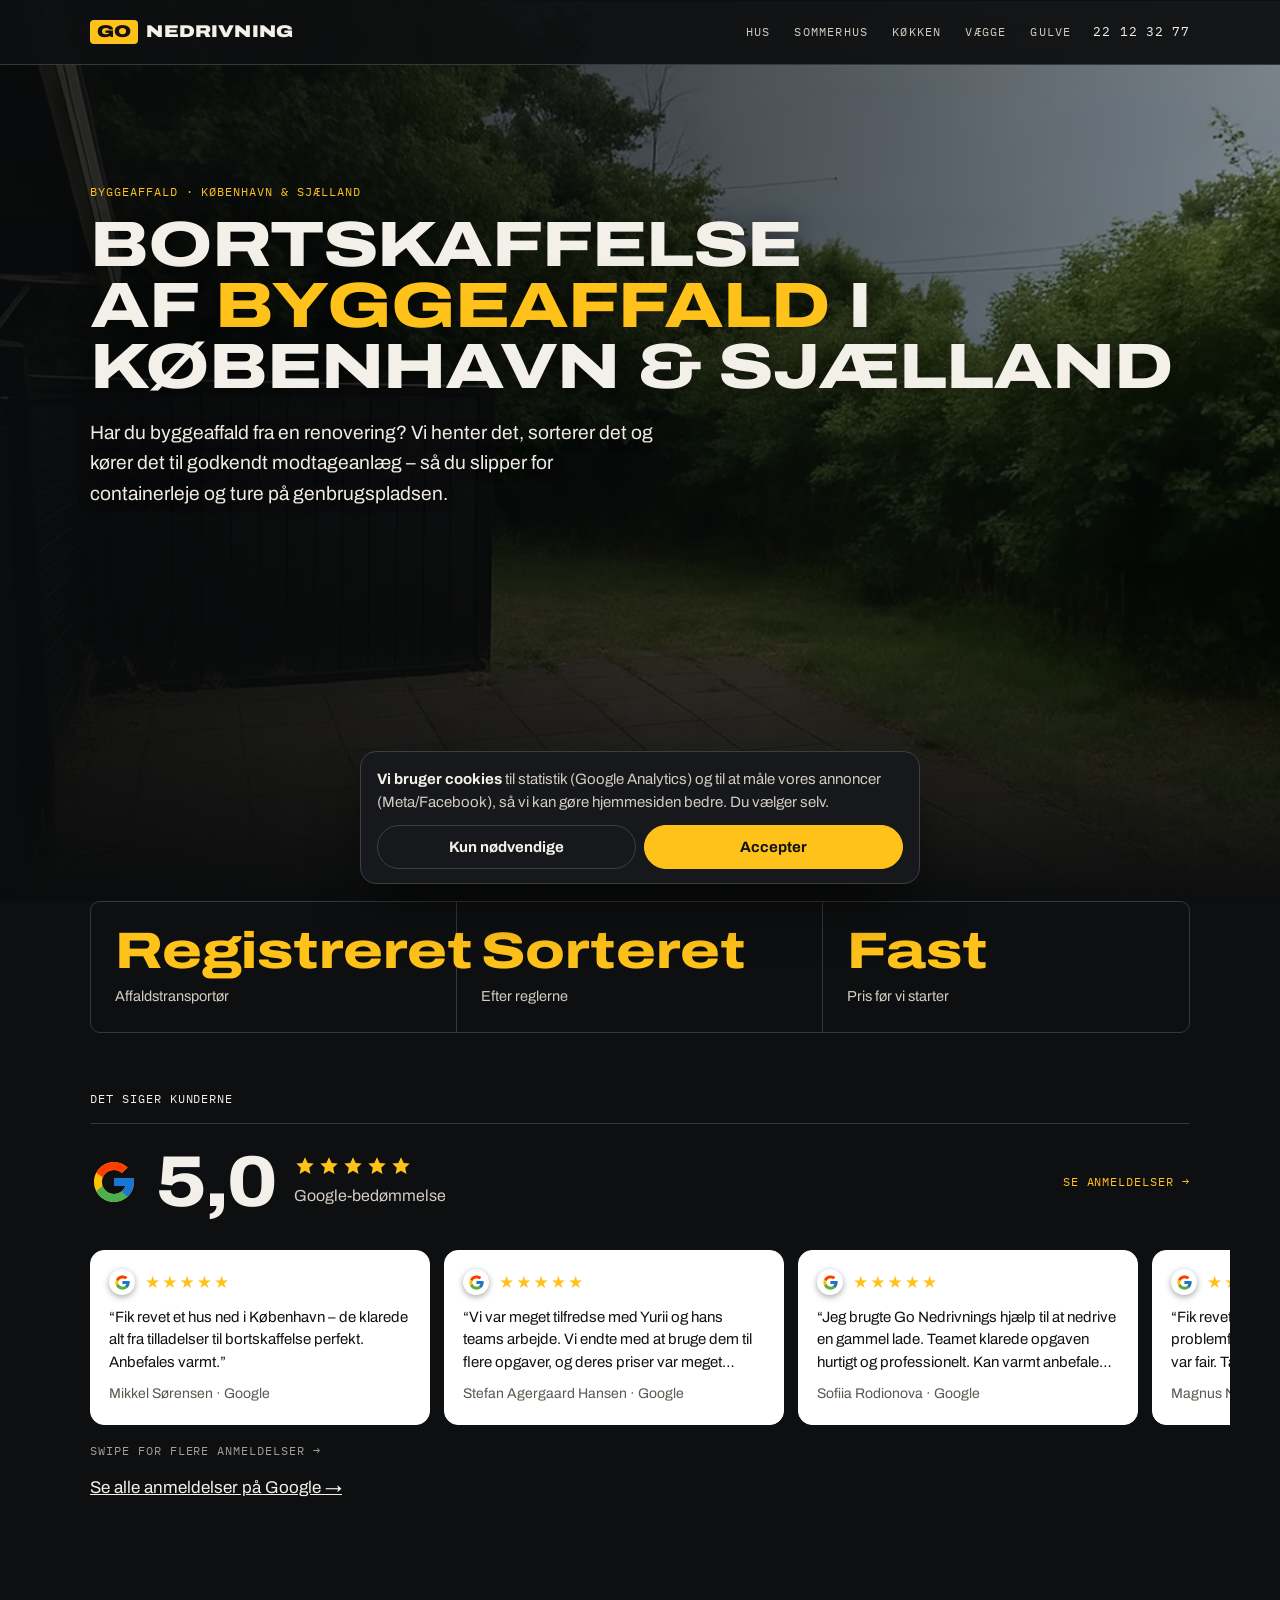
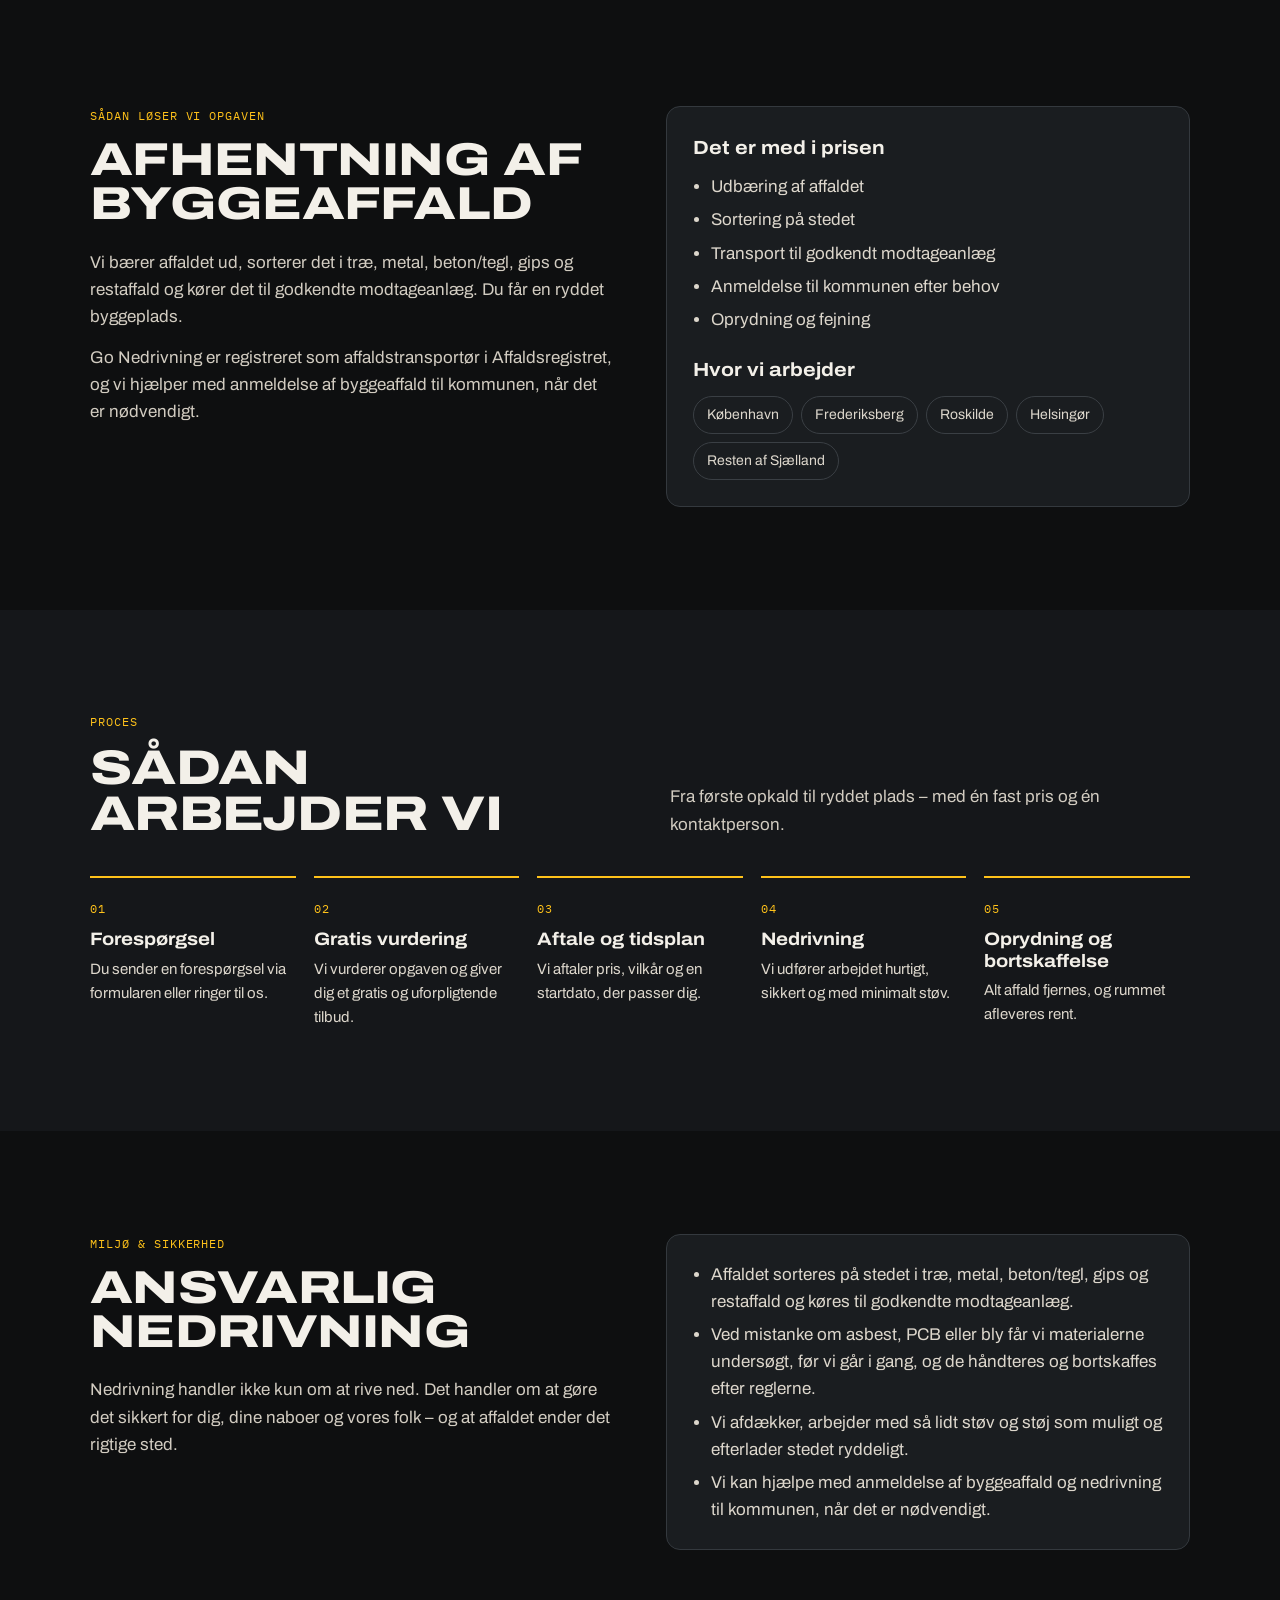
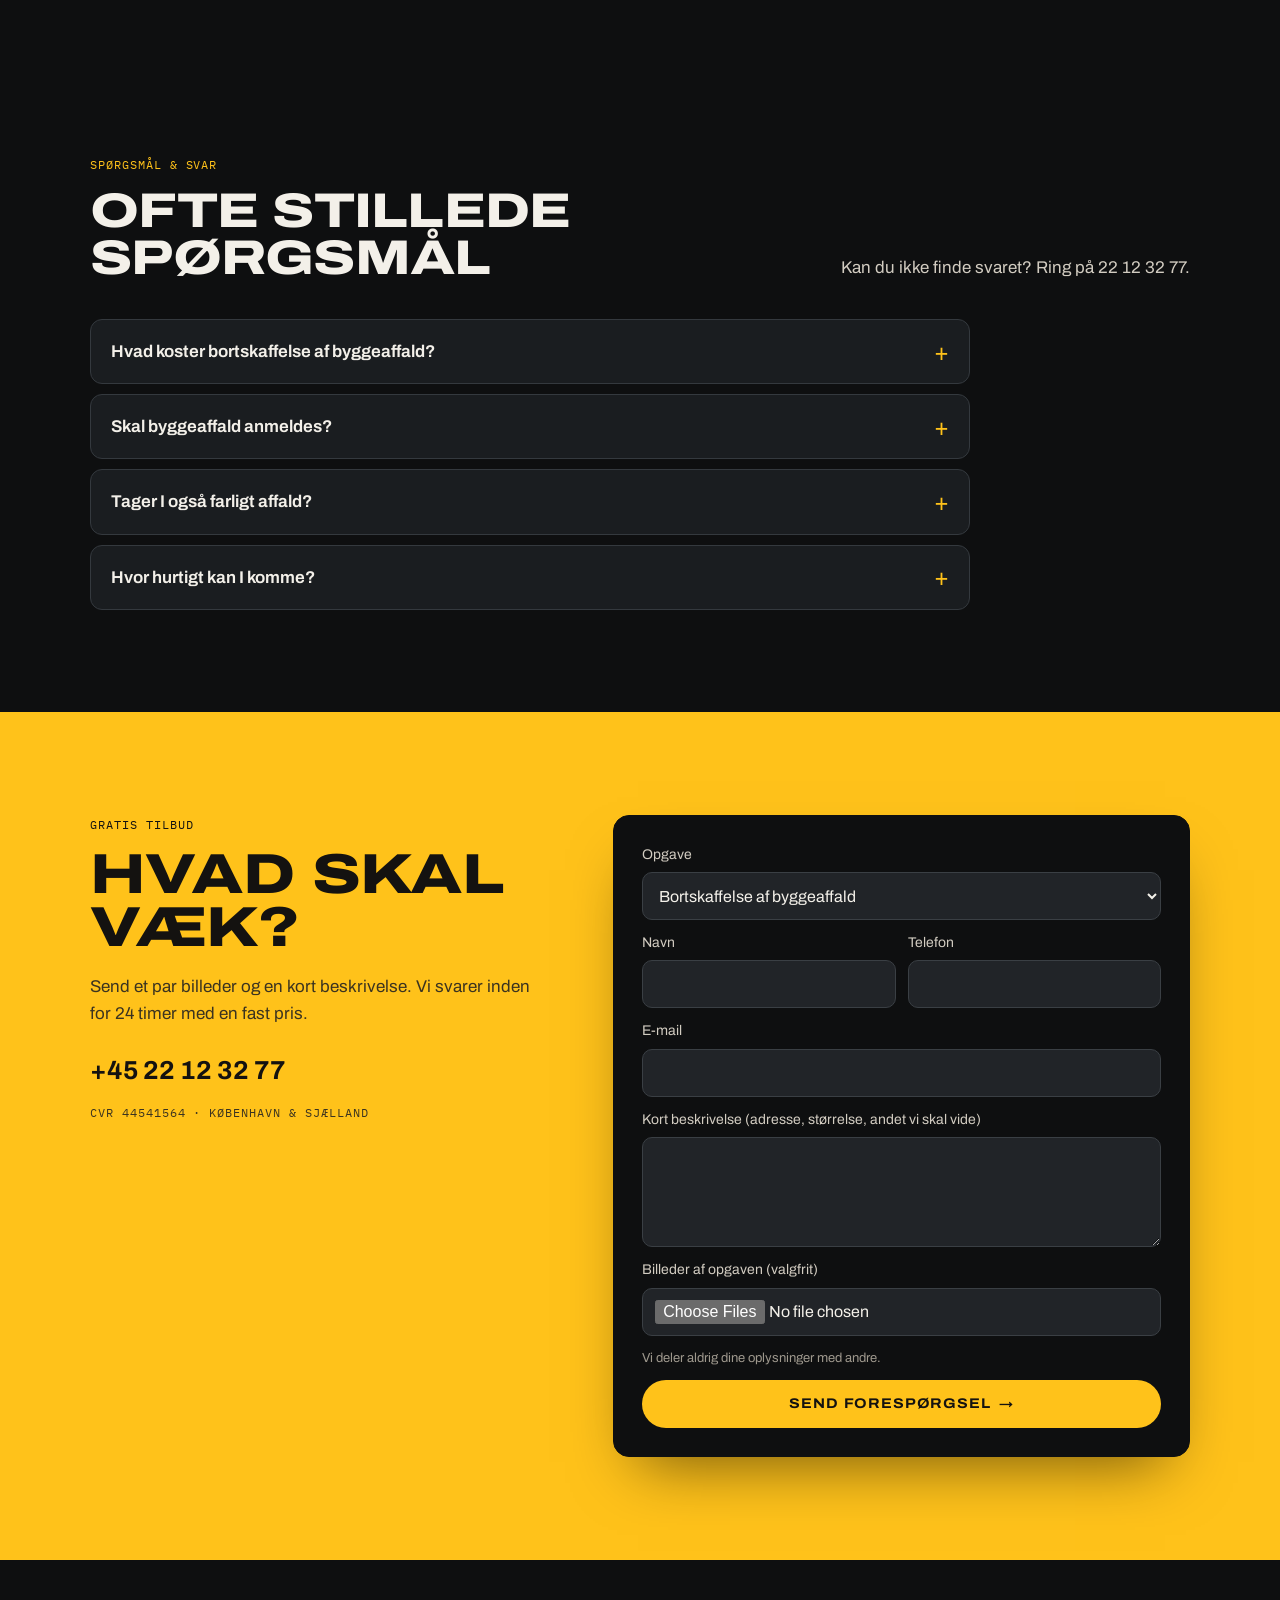
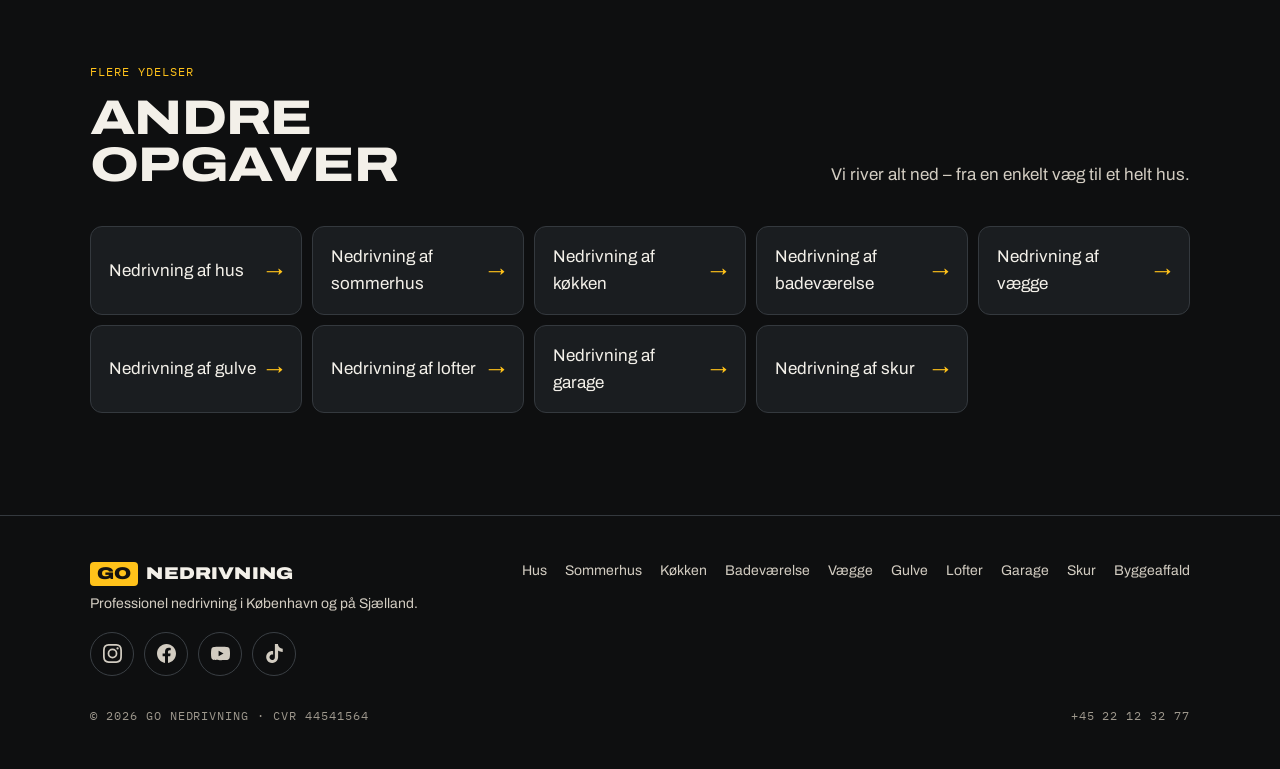
<file: bortskaffelse-af-byggeaffald.html>
<!doctype html>
<html lang="da">
<head>
<meta charset="utf-8">
<script src="/ga.js"></script>
<meta name="viewport" content="width=device-width,initial-scale=1,viewport-fit=cover">
<title>Bortskaffelse af byggeaffald | Afhentning · Fast pris</title>
<meta name="description" content="✓ Fast pris ✓ Svar på 15 min ✓ Registreret affaldstransportør. Vi henter og sorterer byggeaffald, gips, træ, beton og fliser og kører det til godkendt modtageanlæg. Sjælland.">
<link rel="canonical" href="https://gonedrivning.dk/bortskaffelse-af-byggeaffald">
<meta name="theme-color" content="#0E0F10">
<meta property="og:type" content="website"><meta property="og:locale" content="da_DK"><meta property="og:site_name" content="Go Nedrivning">
<meta property="og:title" content="Bortskaffelse af byggeaffald | Afhentning · Fast pris"><meta property="og:description" content="✓ Fast pris ✓ Svar på 15 min ✓ Registreret affaldstransportør. Vi henter og sorterer byggeaffald, gips, træ, beton og fliser og kører det til godkendt modtageanlæg. Sjælland.">
<meta property="og:url" content="https://gonedrivning.dk/bortskaffelse-af-byggeaffald"><meta property="og:image" content="https://gonedrivning.dk/images/p/skur-efter.webp">
<link rel="preconnect" href="https://fonts.googleapis.com"><link rel="preconnect" href="https://fonts.gstatic.com" crossorigin>
<link rel="stylesheet" href="https://fonts.googleapis.com/css2?family=Archivo:wdth,wght@62..125,100..900&family=IBM+Plex+Mono:wght@400;500&display=swap">
<link rel="icon" href="/favicon.ico" sizes="any"><link rel="icon" type="image/png" sizes="192x192" href="/icon-192.png"><link rel="apple-touch-icon" href="/apple-touch-icon.png"><link rel="manifest" href="/site.webmanifest">
<link rel="stylesheet" href="site.css">
<link rel="stylesheet" href="color.css">
<link rel="stylesheet" href="sub.css?v=6">
<script type="application/ld+json">[{"@context": "https://schema.org", "@type": "Service", "name": "Bortskaffelse af byggeaffald", "serviceType": "Bortskaffelse af byggeaffald", "areaServed": ["København", "Frederiksberg", "Roskilde", "Helsingør", "Sjælland"], "provider": {"@type": "HomeAndConstructionBusiness", "@id": "https://gonedrivning.dk/#business", "name": "Go Nedrivning", "telephone": "+45 22 12 32 77", "url": "https://gonedrivning.dk/"}}, {"@context": "https://schema.org", "@type": "FAQPage", "mainEntity": [{"@type": "Question", "name": "Hvad koster bortskaffelse af byggeaffald?", "acceptedAnswer": {"@type": "Answer", "text": "Prisen afhænger af mængde og type affald. Send billeder, så får du en fast pris inden for 24 timer."}}, {"@type": "Question", "name": "Skal byggeaffald anmeldes?", "acceptedAnswer": {"@type": "Answer", "text": "Ved byggearbejde med mere end 1 ton affald eller 10 m² berørt areal skal affaldet som regel anmeldes til kommunen. Vi hjælper med anmeldelsen."}}, {"@type": "Question", "name": "Tager I også farligt affald?", "acceptedAnswer": {"@type": "Answer", "text": "Asbest og PCB kræver særlig håndtering af specialister. Ring, så hjælper vi dig videre."}}, {"@type": "Question", "name": "Hvor hurtigt kan I komme?", "acceptedAnswer": {"@type": "Answer", "text": "Ofte allerede inden for få dage. Ring på 22 12 32 77."}}]}, {"@context": "https://schema.org", "@type": "BreadcrumbList", "itemListElement": [{"@type": "ListItem", "position": 1, "name": "Forside", "item": "https://gonedrivning.dk/"}, {"@type": "ListItem", "position": 2, "name": "Bortskaffelse af byggeaffald", "item": "https://gonedrivning.dk/bortskaffelse-af-byggeaffald"}]}]</script>
</head>
<body>
<header class="hdr"><div class="wrap">
  <a class="logo" href="./" aria-label="Go Nedrivning – forside"><span class="logo-go">GO</span><span>NEDRIVNING</span></a>
  <nav class="nav" aria-label="Ydelser"><a href="nedrivning-af-hus">Hus</a><a href="nedrivning-sommerhus">Sommerhus</a><a href="kokken">Køkken</a><a href="nedrivning-af-vaegge">Vægge</a><a href="nedrivning-af-gulve">Gulve</a></nav>
  <a class="hdr-phone" href="tel:+4522123277">22 12 32 77</a>
</div></header>

<main>
<div class="wrap">
  <div class="hero">
    <div>
      <span class="kicker mono">Byggeaffald · København &amp; Sjælland</span>
      <h1 class="display">Bortskaffelse af <span class="hl">byggeaffald</span> i København &amp; Sjælland</h1>
      <p class="lead">Har du byggeaffald fra en renovering? Vi henter det, sorterer det og kører det til godkendt modtageanlæg – så du slipper for containerleje og ture på genbrugspladsen.</p>
    </div>
    <div class="hero-img"><img src="images/p/skur-efter.webp" alt="Bortskaffelse af byggeaffald – Go Nedrivning" fetchpriority="high"></div>
  </div>
  <div class="stats" aria-label="Resultater i tal"><div><b>Registreret</b><span>Affaldstransportør</span></div><div><b>Sorteret</b><span>Efter reglerne</span></div><div><b>Fast</b><span>Pris før vi starter</span></div></div>
</div>


<section class="s" id="anmeldelser2" aria-labelledby="results-h">
    <div class="wrap">
      <span class="kicker mono">Det siger kunderne</span>
      <a class="gcard" href="https://www.google.com/maps?cid=13925887048254488472" target="_blank" rel="noopener" aria-label="5 ud af 5 stjerner på Google – se anmeldelser">
        <span class="gcard-logo"><svg class="h2g" viewBox="0 0 48 48" width="44" height="44" aria-hidden="true"><path fill="#FFC107" d="M43.6 20.1H42V20H24v8h11.3C33.7 32.7 29.2 36 24 36c-6.6 0-12-5.4-12-12s5.4-12 12-12c3.1 0 5.8 1.2 7.9 3.1l5.7-5.7C34 6.1 29.3 4 24 4 13 4 4 13 4 24s9 20 20 20 20-9 20-20c0-1.3-.1-2.6-.4-3.9z"/><path fill="#FF3D00" d="M6.3 14.7l6.6 4.8C14.7 15.1 19 12 24 12c3.1 0 5.8 1.2 7.9 3.1l5.7-5.7C34 6.1 29.3 4 24 4 16.3 4 9.7 8.3 6.3 14.7z"/><path fill="#4CAF50" d="M24 44c5.2 0 9.9-2 13.4-5.2l-6.2-5.2C29.2 35.1 26.7 36 24 36c-5.2 0-9.6-3.3-11.3-8l-6.5 5C9.5 39.6 16.2 44 24 44z"/><path fill="#1976D2" d="M43.6 20.1H42V20H24v8h11.3c-.8 2.2-2.2 4.2-4.1 5.6l6.2 5.2C37 39.2 44 34 44 24c0-1.3-.1-2.6-.4-3.9z"/></svg></span>
        <span class="gcard-score">5,0</span>
        <span class="gcard-mid"><span class="gcard-stars"><svg viewBox="0 0 24 24" width="22" height="22" aria-hidden="true"><path fill="currentColor" d="M12 2.5l2.9 6.1 6.6.8-4.9 4.6 1.3 6.6L12 17.3l-5.9 3.3 1.3-6.6-4.9-4.6 6.6-.8z"/></svg><svg viewBox="0 0 24 24" width="22" height="22" aria-hidden="true"><path fill="currentColor" d="M12 2.5l2.9 6.1 6.6.8-4.9 4.6 1.3 6.6L12 17.3l-5.9 3.3 1.3-6.6-4.9-4.6 6.6-.8z"/></svg><svg viewBox="0 0 24 24" width="22" height="22" aria-hidden="true"><path fill="currentColor" d="M12 2.5l2.9 6.1 6.6.8-4.9 4.6 1.3 6.6L12 17.3l-5.9 3.3 1.3-6.6-4.9-4.6 6.6-.8z"/></svg><svg viewBox="0 0 24 24" width="22" height="22" aria-hidden="true"><path fill="currentColor" d="M12 2.5l2.9 6.1 6.6.8-4.9 4.6 1.3 6.6L12 17.3l-5.9 3.3 1.3-6.6-4.9-4.6 6.6-.8z"/></svg><svg viewBox="0 0 24 24" width="22" height="22" aria-hidden="true"><path fill="currentColor" d="M12 2.5l2.9 6.1 6.6.8-4.9 4.6 1.3 6.6L12 17.3l-5.9 3.3 1.3-6.6-4.9-4.6 6.6-.8z"/></svg></span><span class="gcard-lbl" data-i18n="h2.glbl">Google-bedømmelse</span></span>
        <span class="gcard-go">Se anmeldelser →</span>
      </a>
      <h2 class="sr-only" id="results-h">Det siger kunderne</h2>
      <div class="rvm" id="reviews">
        <div class="rvm-track"><figure class="rev"><div class="stars" aria-label="5 ud af 5 stjerner">★★★★★</div><blockquote class="rv-q">“Fik revet et hus ned i København – de klarede alt fra tilladelser til bortskaffelse perfekt. Anbefales varmt.”</blockquote><button type="button" class="rv-more" hidden>Læs mere</button><figcaption>Mikkel Sørensen · Google</figcaption></figure><figure class="rev"><div class="stars" aria-label="5 ud af 5 stjerner">★★★★★</div><blockquote class="rv-q">“Vi var meget tilfredse med Yurii og hans teams arbejde. Vi endte med at bruge dem til flere opgaver, og deres priser var meget rimelige – også når opgavens omfang ændrede sig.”</blockquote><button type="button" class="rv-more" hidden>Læs mere</button><figcaption>Stefan Agergaard Hansen · Google</figcaption></figure><figure class="rev"><div class="stars" aria-label="5 ud af 5 stjerner">★★★★★</div><blockquote class="rv-q">“Jeg brugte Go Nedrivnings hjælp til at nedrive en gammel lade. Teamet klarede opgaven hurtigt og professionelt. Kan varmt anbefales – meget ansvarlige folk!”</blockquote><button type="button" class="rv-more" hidden>Læs mere</button><figcaption>Sofiia Rodionova · Google</figcaption></figure><figure class="rev"><div class="stars" aria-label="5 ud af 5 stjerner">★★★★★</div><blockquote class="rv-q">“Fik revet en gammel mur ned hurtigt og problemfrit. Meget professionelle, og prisen var fair. Tak for det gode arbejde!”</blockquote><button type="button" class="rv-more" hidden>Læs mere</button><figcaption>Magnus Nielsen · Google</figcaption></figure><figure class="rev"><div class="stars" aria-label="5 ud af 5 stjerner">★★★★★</div><blockquote class="rv-q">“Fik nedrevet vores kolonihavehus samt sortering og bortkørsel af affald – hurtigt og til en god pris. Anbefales varmt.”</blockquote><button type="button" class="rv-more" hidden>Læs mere</button><figcaption>Björn Illemann · Google</figcaption></figure><figure class="rev"><div class="stars" aria-label="5 ud af 5 stjerner">★★★★★</div><blockquote class="rv-q">“Fik hjælp til at opbryde 60 m² trægulv og sandunderlag. Pålidelig, til tiden og udførte arbejdet som aftalt!”</blockquote><button type="button" class="rv-more" hidden>Læs mere</button><figcaption>S. F. · Google</figcaption></figure></div>
      </div>
      <p class="rvm-hint">Swipe for flere anmeldelser →</p>
      <p class="xlinks"><a href="https://www.google.com/maps?cid=13925887048254488472" target="_blank" rel="noopener">Se alle anmeldelser på Google →</a></p>
    </div>
  </section>



<section class="s" id="om"><div class="wrap two">
  <div class="prose"><span class="kicker mono">Sådan løser vi opgaven</span><h2 class="display" style="font-size:clamp(30px,3.6vw,48px);margin-bottom:22px">Afhentning af byggeaffald</h2><p>Vi bærer affaldet ud, sorterer det i træ, metal, beton/tegl, gips og restaffald og kører det til godkendte modtageanlæg. Du får en ryddet byggeplads.</p><p>Go Nedrivning er registreret som affaldstransportør i Affaldsregistret, og vi hjælper med anmeldelse af byggeaffald til kommunen, når det er nødvendigt.</p></div>
  <div class="box"><h3>Det er med i prisen</h3><ul><li>Udbæring af affaldet</li><li>Sortering på stedet</li><li>Transport til godkendt modtageanlæg</li><li>Anmeldelse til kommunen efter behov</li><li>Oprydning og fejning</li></ul>
    <h3 style="margin-top:22px">Hvor vi arbejder</h3>
    <ul class="chips"><li>København</li><li>Frederiksberg</li><li>Roskilde</li><li>Helsingør</li><li>Resten af Sjælland</li></ul></div>
</div></section>

<section class="s" id="proces"><div class="wrap">
  <div class="s-head"><div><span class="kicker mono">Proces</span><h2 class="display">Sådan arbejder vi</h2></div><p>Fra første opkald til ryddet plads – med én fast pris og én kontaktperson.</p></div>
  <div class="steps"><div><span class="n mono">01</span><h3>Forespørgsel</h3><p>Du sender en forespørgsel via formularen eller ringer til os.</p></div><div><span class="n mono">02</span><h3>Gratis vurdering</h3><p>Vi vurderer opgaven og giver dig et gratis og uforpligtende tilbud.</p></div><div><span class="n mono">03</span><h3>Aftale og tidsplan</h3><p>Vi aftaler pris, vilkår og en startdato, der passer dig.</p></div><div><span class="n mono">04</span><h3>Nedrivning</h3><p>Vi udfører arbejdet hurtigt, sikkert og med minimalt støv.</p></div><div><span class="n mono">05</span><h3>Oprydning og bortskaffelse</h3><p>Alt affald fjernes, og rummet afleveres rent.</p></div></div>
</div></section>

<section class="s" id="miljo"><div class="wrap two">
  <div class="prose"><span class="kicker mono">Miljø &amp; sikkerhed</span><h2 class="display" style="font-size:clamp(30px,3.6vw,48px);margin-bottom:22px">Ansvarlig nedrivning</h2>
    <p>Nedrivning handler ikke kun om at rive ned. Det handler om at gøre det sikkert for dig, dine naboer og vores folk – og at affaldet ender det rigtige sted.</p></div>
  <div class="box"><ul><li>Affaldet sorteres på stedet i træ, metal, beton/tegl, gips og restaffald og køres til godkendte modtageanlæg.</li><li>Ved mistanke om asbest, PCB eller bly får vi materialerne undersøgt, før vi går i gang, og de håndteres og bortskaffes efter reglerne.</li><li>Vi afdækker, arbejder med så lidt støv og støj som muligt og efterlader stedet ryddeligt.</li><li>Vi kan hjælpe med anmeldelse af byggeaffald og nedrivning til kommunen, når det er nødvendigt.</li></ul></div>
</div></section>


<section class="s" id="faq"><div class="wrap">
  <div class="s-head"><div><span class="kicker mono">Spørgsmål &amp; svar</span><h2 class="display">Ofte stillede spørgsmål</h2></div><p>Kan du ikke finde svaret? Ring på 22 12 32 77.</p></div>
  <div class="faq"><details><summary>Hvad koster bortskaffelse af byggeaffald?</summary><p>Prisen afhænger af mængde og type affald. Send billeder, så får du en fast pris inden for 24 timer.</p></details><details><summary>Skal byggeaffald anmeldes?</summary><p>Ved byggearbejde med mere end 1 ton affald eller 10 m² berørt areal skal affaldet som regel anmeldes til kommunen. Vi hjælper med anmeldelsen.</p></details><details><summary>Tager I også farligt affald?</summary><p>Asbest og PCB kræver særlig håndtering af specialister. Ring, så hjælper vi dig videre.</p></details><details><summary>Hvor hurtigt kan I komme?</summary><p>Ofte allerede inden for få dage. Ring på 22 12 32 77.</p></details></div>
</div></section>

<section class="s" id="tilbud"><div class="wrap quote">
  <div><span class="kicker mono">Gratis tilbud</span><h2 class="display" style="font-size:clamp(32px,4.4vw,62px)">Hvad skal væk?</h2>
    <p style="color:var(--muted);max-width:44ch;margin:18px 0 0">Send et par billeder og en kort beskrivelse. Vi svarer inden for 24 timer med en fast pris.</p>
    <ul class="contact-list"><li><a href="tel:+4522123277">+45 22 12 32 77</a></li><li class="mono" style="color:var(--muted)">CVR 44541564 · København &amp; Sjælland</li></ul></div>
  <form action="https://formsubmit.co/gonedrivning@gmail.com" method="POST" enctype="multipart/form-data">
    <input type="hidden" name="_subject" value="Ny forespørgsel: Bortskaffelse af byggeaffald">
    <input type="hidden" name="_captcha" value="false"><input type="hidden" name="_template" value="table"><input type="text" name="_honey" tabindex="-1" autocomplete="off" aria-hidden="true" style="position:absolute;left:-9999px;width:1px;height:1px;opacity:0">
    <input type="hidden" name="_next" value="https://gonedrivning.dk/bortskaffelse-af-byggeaffald?sendt=1">
    <label for="f-job">Opgave<select id="f-job" name="Opgave"><option>Nedrivning af hus</option><option>Nedrivning af sommerhus</option><option>Nedrivning af køkken</option><option>Nedrivning af vægge</option><option>Nedrivning af gulve</option><option>Nedrivning af lofter</option><option>Nedrivning af garage</option><option>Nedrivning af skur</option><option selected>Bortskaffelse af byggeaffald</option><option>Anden nedrivning</option></select></label>
    <div class="row2"><label for="f-name">Navn<input id="f-name" name="Navn" autocomplete="name" required></label>
    <label for="f-tel">Telefon<input id="f-tel" name="Telefon" type="tel" autocomplete="tel" inputmode="tel" required></label></div>
    <label for="f-mail">E-mail<input id="f-mail" name="E-mail" type="email" autocomplete="email"></label>
    <label for="f-msg">Kort beskrivelse (adresse, størrelse, andet vi skal vide)<textarea id="f-msg" name="Besked"></textarea></label>
    <label for="f-ph">Billeder af opgaven (valgfrit)<input id="f-ph" name="attachment" type="file" accept="image/*" multiple></label>
    <p class="hint">Vi deler aldrig dine oplysninger med andre.</p>
    <button type="submit" class="btn btn-accent">Send forespørgsel<span class="arr" aria-hidden="true">→</span></button>
  </form>
</div></section>

<section class="s"><div class="wrap">
  <div class="s-head"><div><span class="kicker mono">Flere ydelser</span><h2 class="display">Andre opgaver</h2></div><p>Vi river alt ned – fra en enkelt væg til et helt hus.</p></div>
  <div class="others"><a href="nedrivning-af-hus">Nedrivning af hus<span aria-hidden="true">→</span></a><a href="nedrivning-sommerhus">Nedrivning af sommerhus<span aria-hidden="true">→</span></a><a href="kokken">Nedrivning af køkken<span aria-hidden="true">→</span></a><a href="nedrivning-af-badevaerelse">Nedrivning af badeværelse<span aria-hidden="true">→</span></a><a href="nedrivning-af-vaegge">Nedrivning af vægge<span aria-hidden="true">→</span></a><a href="nedrivning-af-gulve">Nedrivning af gulve<span aria-hidden="true">→</span></a><a href="nedrivning-af-lofter">Nedrivning af lofter<span aria-hidden="true">→</span></a><a href="nedrivning-af-garage">Nedrivning af garage<span aria-hidden="true">→</span></a><a href="nedrivning-skur">Nedrivning af skur<span aria-hidden="true">→</span></a></div>
</div></section>
</main>

<footer class="foot"><div class="wrap">
  <div class="foot-in">
    <div><a class="logo" href="./"><span class="logo-go">GO</span><span>NEDRIVNING</span></a>
      <p>Professionel nedrivning i København og på Sjælland.</p><div class="social"><a href="https://www.instagram.com/gonedrivning/" target="_blank" rel="noopener" aria-label="Go Nedrivning på Instagram"><svg viewBox="0 0 24 24" aria-hidden="true"><path d="M12 2.2c3.2 0 3.6 0 4.8.1 3.3.1 4.8 1.7 4.9 4.9.1 1.3.1 1.6.1 4.8s0 3.6-.1 4.8c-.1 3.2-1.7 4.8-4.9 4.9-1.3.1-1.6.1-4.8.1s-3.6 0-4.8-.1c-3.3-.1-4.8-1.7-4.9-4.9C2.2 15.6 2.2 15.2 2.2 12s0-3.6.1-4.8C2.4 3.9 4 2.4 7.2 2.3 8.4 2.2 8.8 2.2 12 2.2zM12 0C8.7 0 8.3 0 7.1.1 2.7.3.3 2.7.1 7.1 0 8.3 0 8.7 0 12s0 3.7.1 4.9c.2 4.4 2.6 6.8 7 7 1.2.1 1.6.1 4.9.1s3.7 0 4.9-.1c4.4-.2 6.8-2.6 7-7 .1-1.2.1-1.6.1-4.9s0-3.7-.1-4.9c-.2-4.4-2.6-6.8-7-7C15.7 0 15.3 0 12 0zm0 5.8a6.2 6.2 0 1 0 0 12.4 6.2 6.2 0 0 0 0-12.4zM12 16a4 4 0 1 1 0-8 4 4 0 0 1 0 8zm6.4-11.8a1.4 1.4 0 1 0 0 2.9 1.4 1.4 0 0 0 0-2.9z"/></svg></a><a href="https://www.facebook.com/share/18Hji8mext/" target="_blank" rel="noopener" aria-label="Go Nedrivning på Facebook"><svg viewBox="0 0 24 24" aria-hidden="true"><path d="M24 12.07C24 5.4 18.63 0 12 0S0 5.4 0 12.07C0 18.1 4.39 23.1 10.13 24v-8.44H7.08v-3.49h3.05V9.41c0-3.02 1.79-4.69 4.53-4.69 1.31 0 2.68.24 2.68.24v2.97h-1.51c-1.49 0-1.95.93-1.95 1.88v2.26h3.33l-.53 3.49h-2.8V24C19.61 23.1 24 18.1 24 12.07z"/></svg></a><a href="https://youtube.com/@gonedrivning" target="_blank" rel="noopener" aria-label="Go Nedrivning på YouTube"><svg viewBox="0 0 24 24" aria-hidden="true"><path d="M23.5 6.2a3 3 0 0 0-2.1-2.1C19.5 3.6 12 3.6 12 3.6s-7.5 0-9.4.5A3 3 0 0 0 .5 6.2 31 31 0 0 0 0 12a31 31 0 0 0 .5 5.8 3 3 0 0 0 2.1 2.1c1.9.5 9.4.5 9.4.5s7.5 0 9.4-.5a3 3 0 0 0 2.1-2.1A31 31 0 0 0 24 12a31 31 0 0 0-.5-5.8zM9.6 15.6V8.4l6.2 3.6-6.2 3.6z"/></svg></a><a href="https://www.tiktok.com/@go.nedrivning" target="_blank" rel="noopener" aria-label="Go Nedrivning på TikTok"><svg viewBox="0 0 24 24" aria-hidden="true"><path d="M12.5.02c1.31-.02 2.61-.01 3.91-.02.08 1.53.63 3.09 1.75 4.17 1.12 1.11 2.7 1.62 4.24 1.79v4.03c-1.44-.05-2.89-.35-4.2-.97-.57-.26-1.1-.59-1.62-.93-.01 2.92.01 5.84-.02 8.75-.08 1.4-.54 2.79-1.35 3.94-1.31 1.92-3.58 3.17-5.91 3.21-1.43.08-2.86-.31-4.08-1.03-2.02-1.19-3.44-3.37-3.65-5.71-.02-.5-.03-1-.01-1.49.18-1.9 1.12-3.72 2.58-4.96 1.66-1.44 3.98-2.13 6.15-1.72.02 1.48-.04 2.96-.04 4.44-.99-.32-2.15-.23-3.02.37-.63.41-1.11 1.04-1.36 1.75-.21.51-.15 1.07-.14 1.61.24 1.64 1.82 3.02 3.5 2.87 1.12-.01 2.19-.66 2.77-1.61.19-.33.4-.67.41-1.06.1-1.79.06-3.57.07-5.36.01-4.03-.01-8.05.02-12.07z"/></svg></a></div></div>
    <nav aria-label="Ydelser"><a href="nedrivning-af-hus">Hus</a><a href="nedrivning-sommerhus">Sommerhus</a><a href="kokken">Køkken</a><a href="nedrivning-af-badevaerelse">Badeværelse</a><a href="nedrivning-af-vaegge">Vægge</a><a href="nedrivning-af-gulve">Gulve</a><a href="nedrivning-af-lofter">Lofter</a><a href="nedrivning-af-garage">Garage</a><a href="nedrivning-skur">Skur</a><a href="bortskaffelse-af-byggeaffald">Byggeaffald</a></nav>
  </div>
  <div class="legal mono"><span>© 2026 Go Nedrivning · CVR 44541564</span><a href="tel:+4522123277" style="text-decoration:none">+45 22 12 32 77</a></div>
</div></footer>

<div class="mbar"><a class="btn btn-accent" href="#tilbud">Få et gratis tilbud</a><a class="btn btn-ghost call" href="tel:+4522123277" aria-label="Ring 22 12 32 77"><svg width="18" height="18" viewBox="0 0 24 24" fill="none" stroke="currentColor" stroke-width="2"><path d="M22 16.9v3a2 2 0 0 1-2.2 2 19.8 19.8 0 0 1-8.6-3.1 19.5 19.5 0 0 1-6-6A19.8 19.8 0 0 1 2.1 4.2 2 2 0 0 1 4.1 2h3a2 2 0 0 1 2 1.7c.1.9.4 1.8.7 2.7a2 2 0 0 1-.5 2.1L8 9.8a16 16 0 0 0 6 6l1.3-1.3a2 2 0 0 1 2.1-.4c.9.3 1.8.6 2.7.7a2 2 0 0 1 1.7 2z"/></svg></a></div>

<script>
document.querySelectorAll('[data-ba]').forEach(function(el){var r=el.querySelector('input'),a=el.querySelector('.after'),b=el.querySelector('.bar'),k=el.querySelector('.knob');
  function set(v){a.style.clipPath='inset(0 0 0 '+v+'%)';b.style.left=v+'%';k.style.left=v+'%'}r.addEventListener('input',function(){set(r.value)});set(50)});
document.querySelectorAll('.vid').forEach(function(v){v.addEventListener('click',function(){var f=document.createElement('iframe');
  f.src='https://www.youtube-nocookie.com/embed/'+v.dataset.yt+'?autoplay=1&rel=0';f.allow='autoplay; encrypted-media; picture-in-picture';f.allowFullscreen=true;f.title=v.getAttribute('aria-label');
  v.innerHTML='';v.appendChild(f);v.style.cursor='default'},{once:true})});
document.querySelectorAll('[data-pick]').forEach(function(b){b.addEventListener('click',function(){var m=document.getElementById('f-msg');if(m&&!m.value)m.value='Pakke: '+b.dataset.pick+'\n'})});
document.querySelectorAll('input[name=_next]').forEach(function(i){i.value=location.origin+location.pathname+'?sendt=1'});

</script>
<script src="/thanks.js" defer></script>
<script src="sub.js?v=6" defer></script>
</body>
</html>
</file>
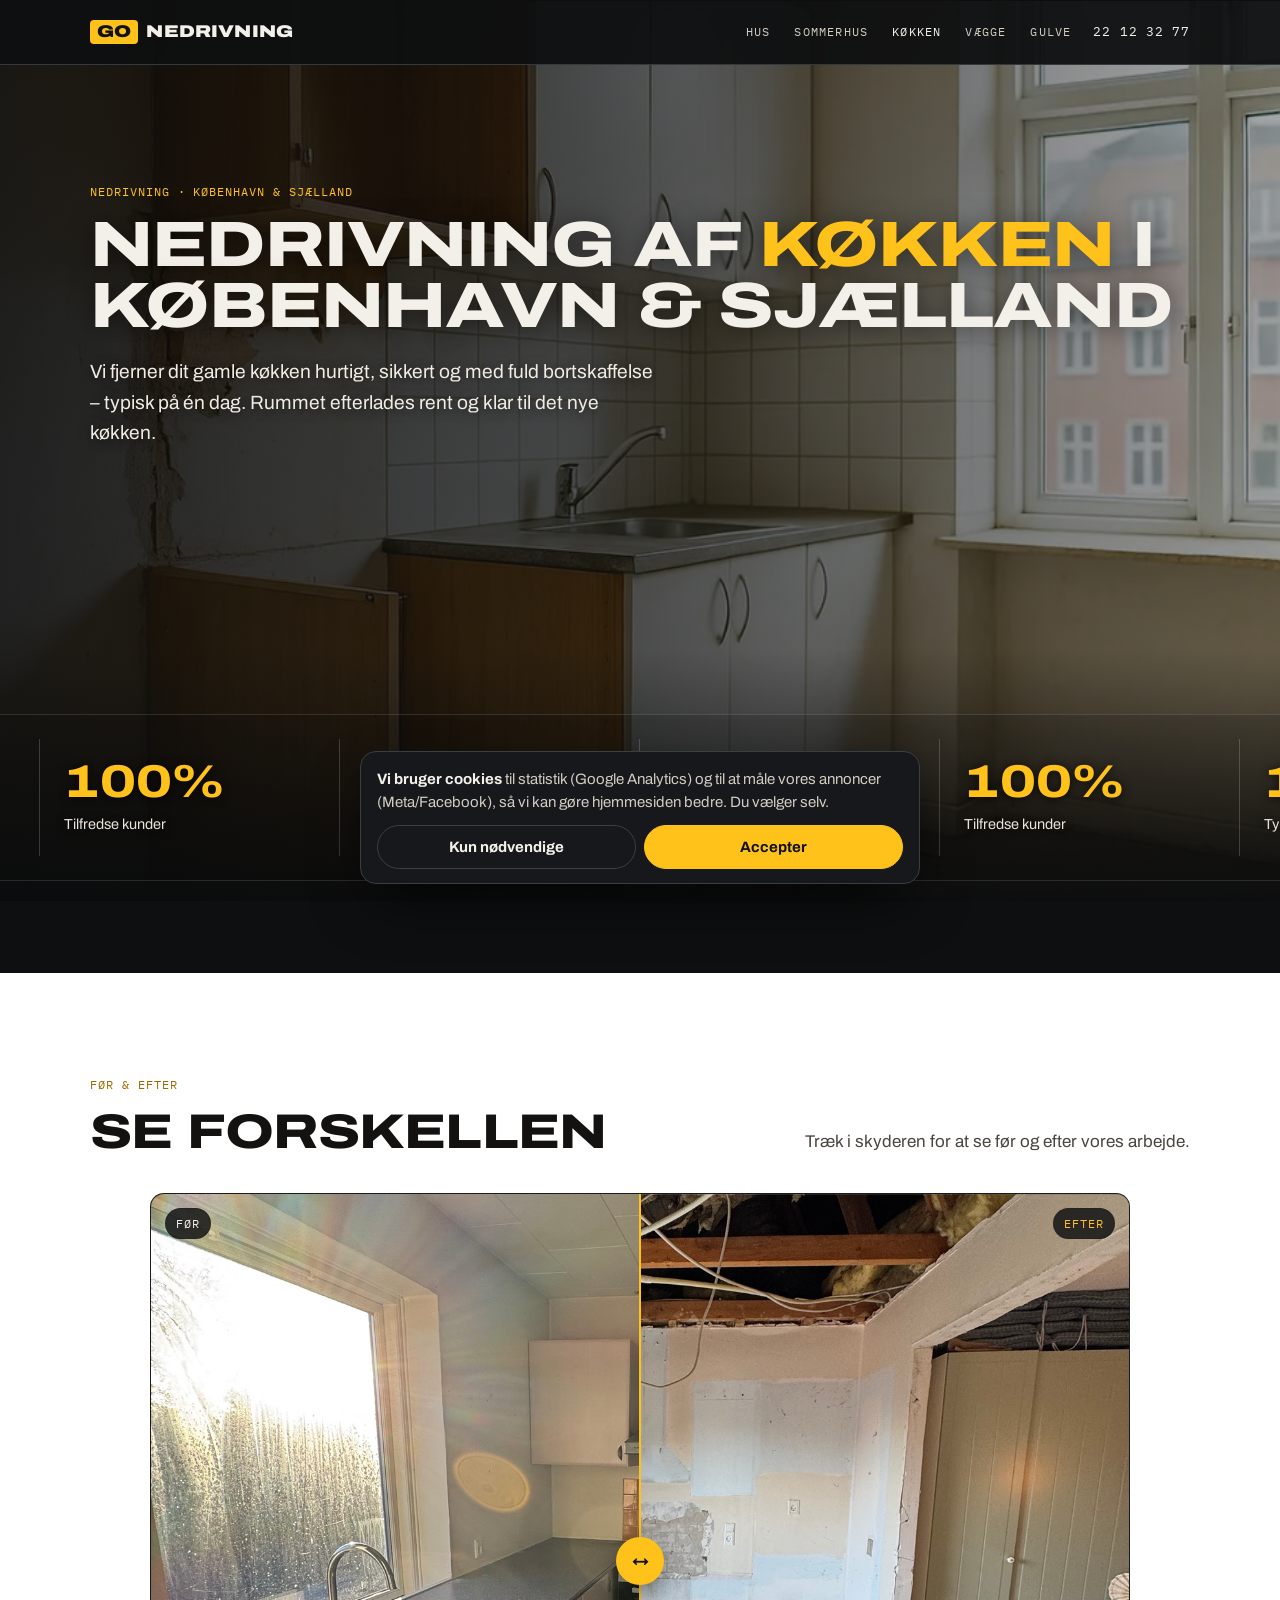
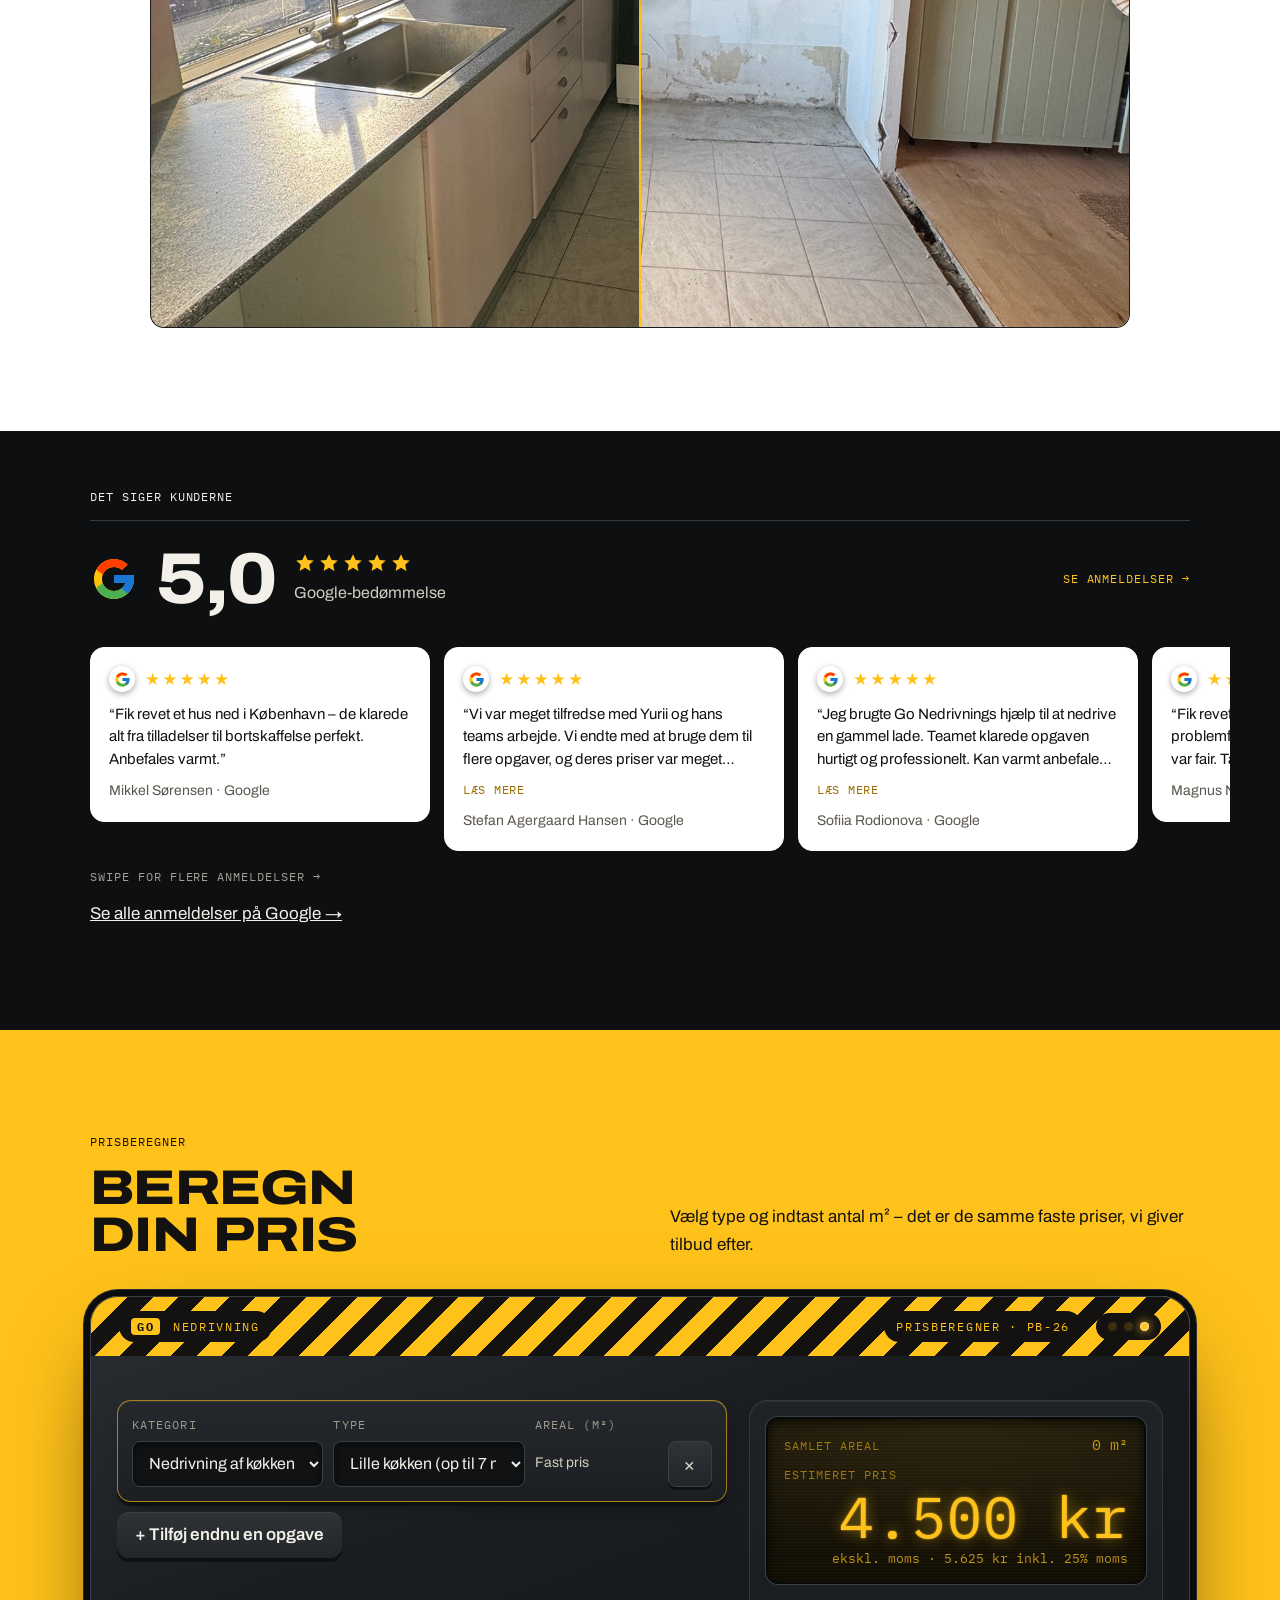
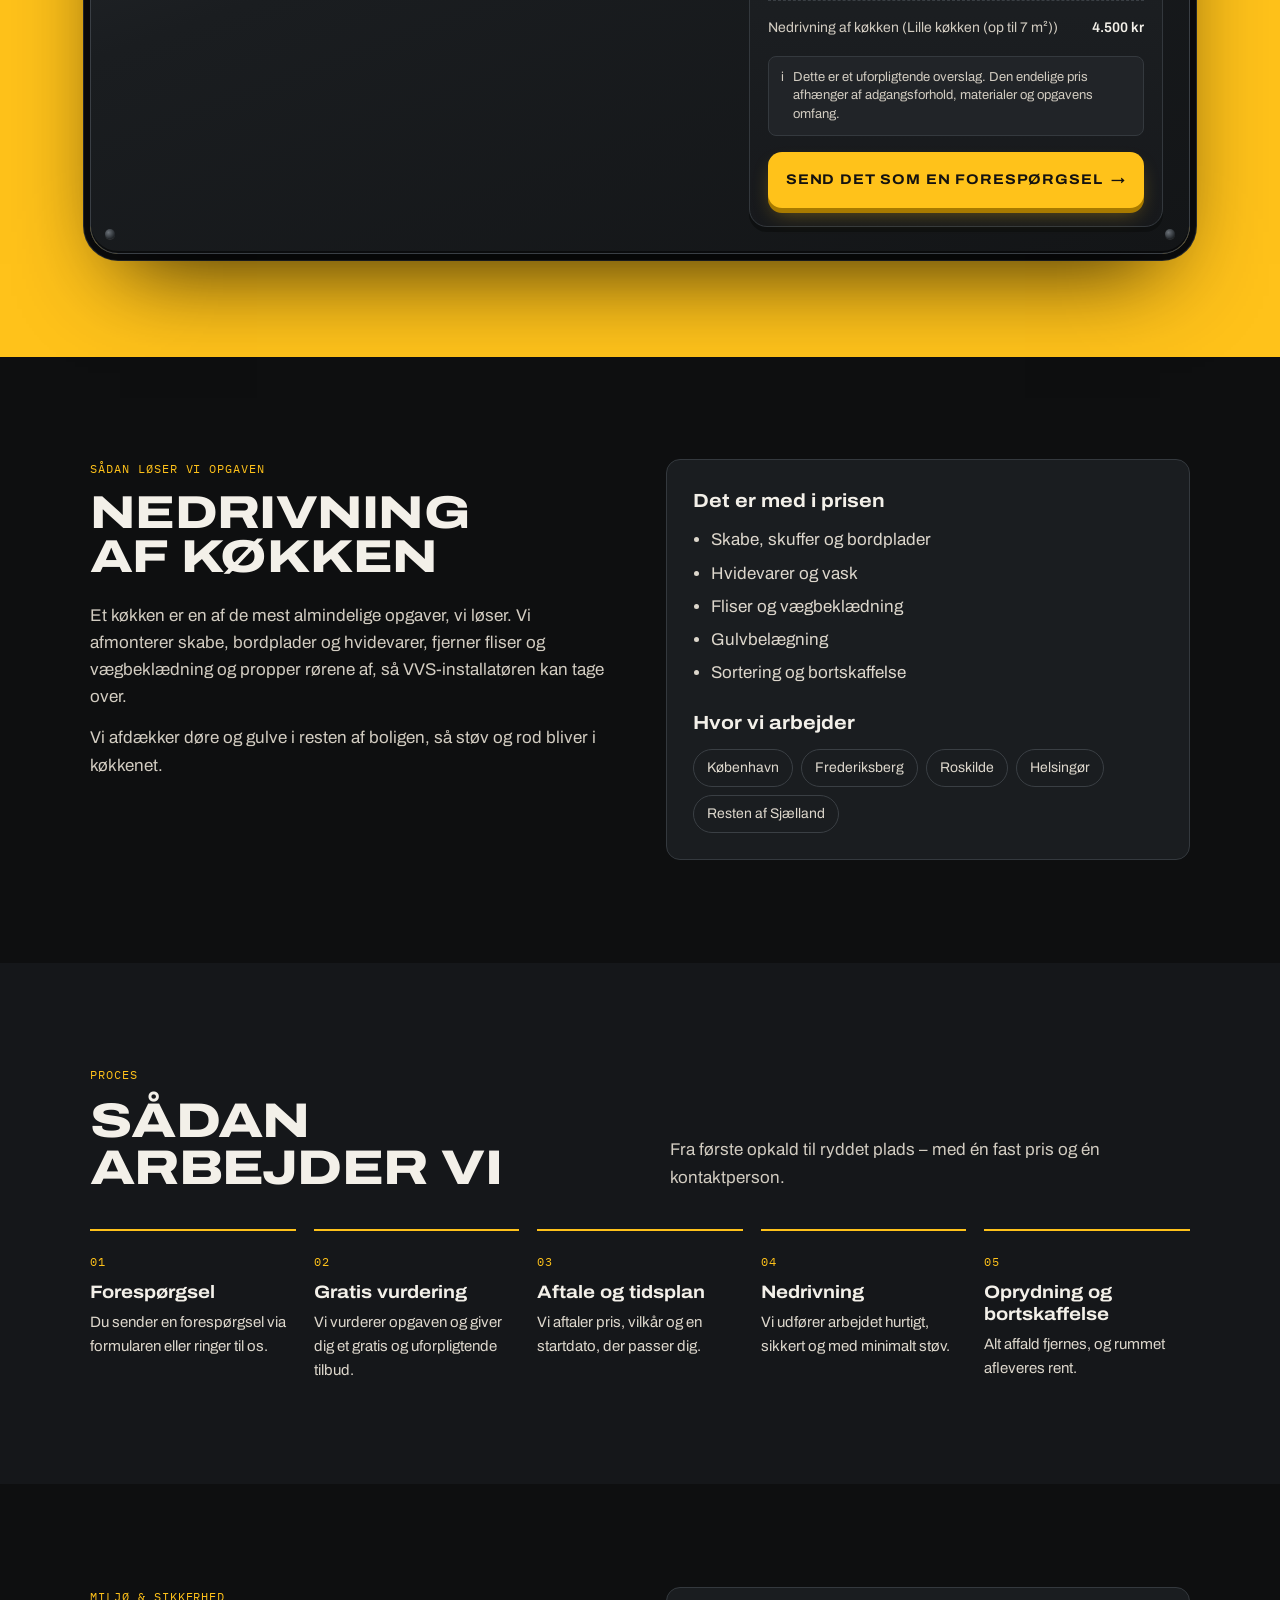
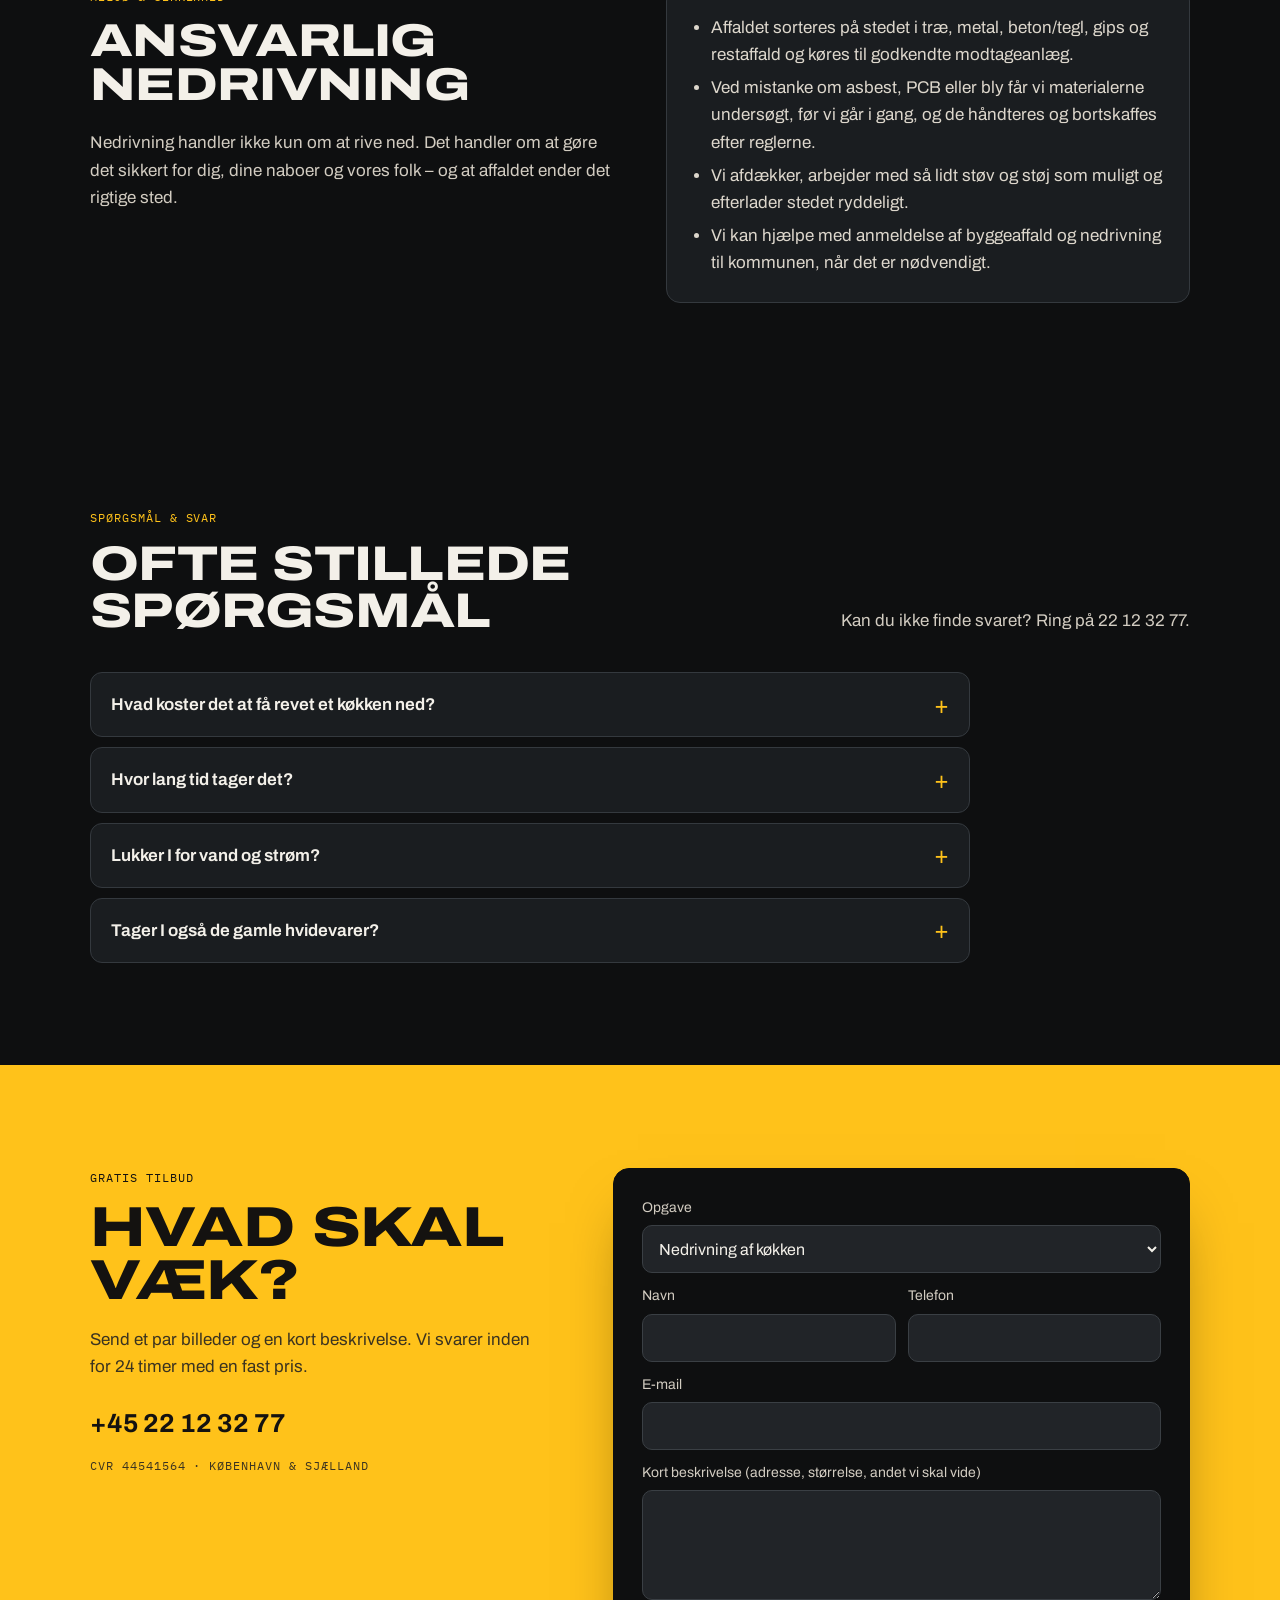
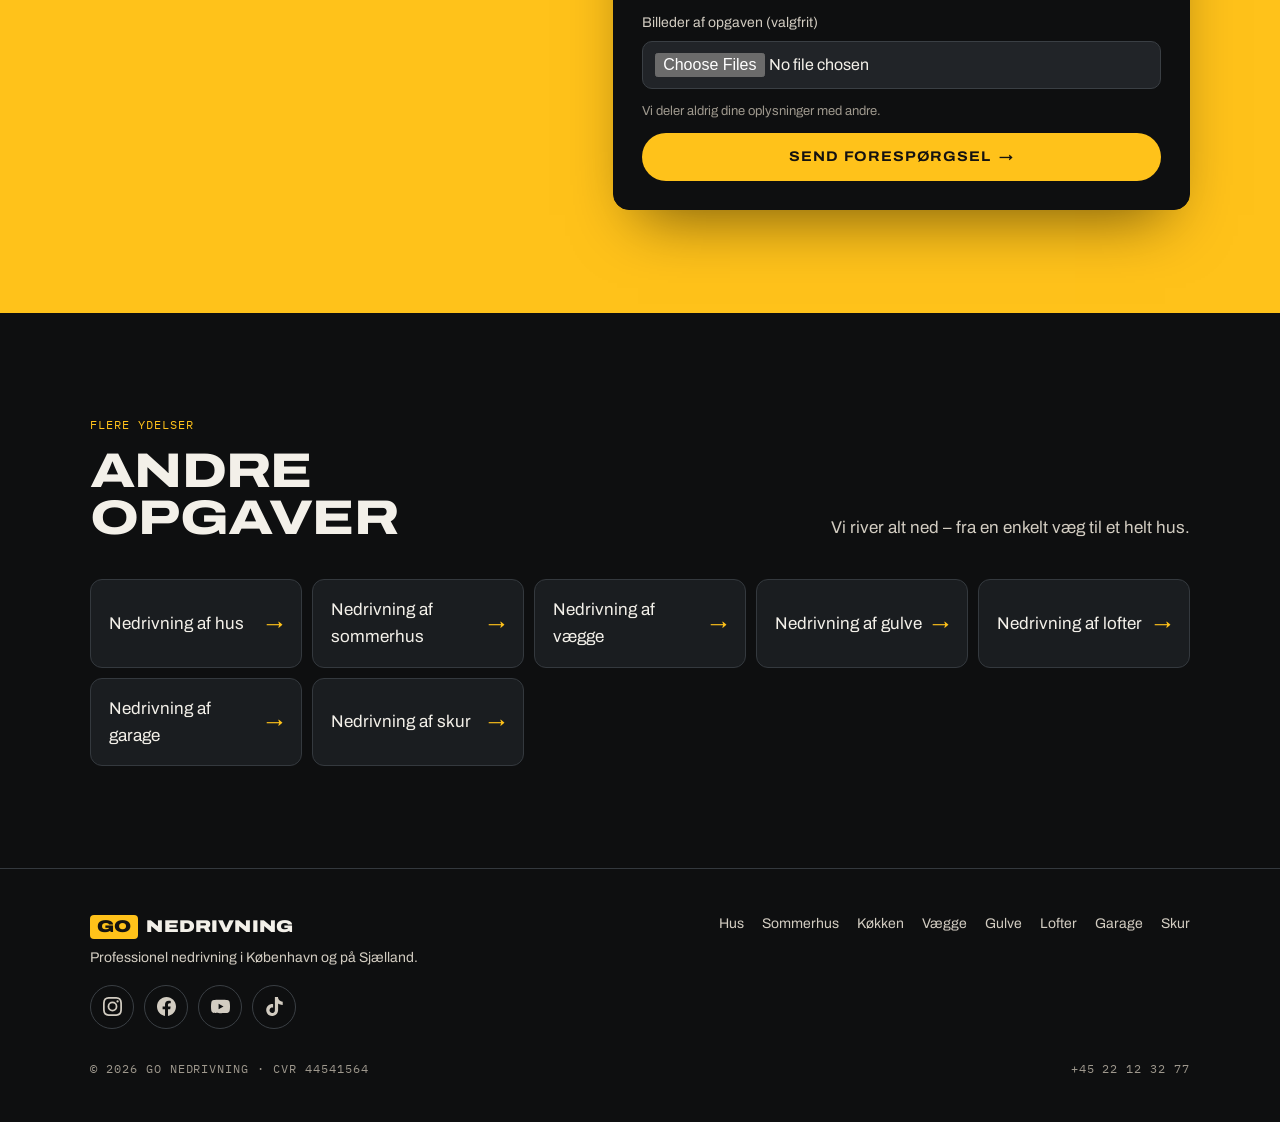
<file: kokken.html>
<!doctype html>
<html lang="da">
<head>
<meta charset="utf-8">
<script src="/ga.js"></script>
<meta name="viewport" content="width=device-width,initial-scale=1,viewport-fit=cover">
<title>Nedrivning af køkken fra 4.500 kr | Fast pris · Svar på 15 min</title>
<meta name="description" content="✓ Fast pris fra 4.500 kr ✓ Svar på 15 min ✓ Gratis tilbud. Vi fjerner skabe, bordplader, fliser og hvidevarer på én dag – inkl. bortskaffelse. København &amp; Sjælland.">
<link rel="canonical" href="https://gonedrivning.dk/kokken">
<meta name="theme-color" content="#0E0F10">
<meta property="og:type" content="website"><meta property="og:locale" content="da_DK"><meta property="og:site_name" content="Go Nedrivning">
<meta property="og:title" content="Nedrivning af køkken fra 4.500 kr | Fast pris · Svar på 15 min"><meta property="og:description" content="✓ Fast pris fra 4.500 kr ✓ Svar på 15 min ✓ Gratis tilbud. Vi fjerner skabe, bordplader, fliser og hvidevarer på én dag – inkl. bortskaffelse. København &amp; Sjælland.">
<meta property="og:url" content="https://gonedrivning.dk/kokken"><meta property="og:image" content="https://gonedrivning.dk/images/p/kokken.webp">
<link rel="preconnect" href="https://fonts.googleapis.com"><link rel="preconnect" href="https://fonts.gstatic.com" crossorigin>
<link rel="stylesheet" href="https://fonts.googleapis.com/css2?family=Archivo:wdth,wght@62..125,100..900&family=IBM+Plex+Mono:wght@400;500&display=swap">
<link rel="icon" href="/favicon.ico" sizes="any"><link rel="icon" type="image/png" sizes="192x192" href="/icon-192.png"><link rel="apple-touch-icon" href="/apple-touch-icon.png"><link rel="manifest" href="/site.webmanifest">
<link rel="stylesheet" href="site.css">
<link rel="stylesheet" href="color.css">
<link rel="stylesheet" href="sub.css?v=6">
<script type="application/ld+json">[{"@context": "https://schema.org", "@type": "Service", "name": "Nedrivning af køkken", "serviceType": "Nedrivning af køkken", "areaServed": ["København", "Frederiksberg", "Roskilde", "Helsingør", "Sjælland"], "provider": {"@type": "HomeAndConstructionBusiness", "@id": "https://gonedrivning.dk/#business", "name": "Go Nedrivning", "telephone": "+45 22 12 32 77", "url": "https://gonedrivning.dk/"}, "offers": [{"@type": "Offer", "name": "Lille køkken – op til 7 m²", "priceCurrency": "DKK", "price": "4500", "description": "4.500 kr"}, {"@type": "Offer", "name": "Stort køkken – fra 7 m²", "priceCurrency": "DKK", "price": "7500", "description": "7.500 kr"}]}, {"@context": "https://schema.org", "@type": "FAQPage", "mainEntity": [{"@type": "Question", "name": "Hvad koster det at få revet et køkken ned?", "acceptedAnswer": {"@type": "Answer", "text": "4.500 kr for et lille køkken op til 7 m² og 7.500 kr for et stort køkken fra 7 m². Oprydning og bortskaffelse er med."}}, {"@type": "Question", "name": "Hvor lang tid tager det?", "acceptedAnswer": {"@type": "Answer", "text": "De fleste køkkener er fjernet på én dag."}}, {"@type": "Question", "name": "Lukker I for vand og strøm?", "acceptedAnswer": {"@type": "Answer", "text": "Vi lukker for vandet, propper rørene af og afmonterer forsyningerne forsvarligt. El-arbejde, der kræver autorisation, skal udføres af en elinstallatør."}}, {"@type": "Question", "name": "Tager I også de gamle hvidevarer?", "acceptedAnswer": {"@type": "Answer", "text": "Ja, hvidevarer fjernes og afleveres til korrekt genanvendelse."}}]}, {"@context": "https://schema.org", "@type": "BreadcrumbList", "itemListElement": [{"@type": "ListItem", "position": 1, "name": "Forside", "item": "https://gonedrivning.dk/"}, {"@type": "ListItem", "position": 2, "name": "Nedrivning af køkken", "item": "https://gonedrivning.dk/kokken"}]}]</script>
</head>
<body>
<header class="hdr"><div class="wrap">
  <a class="logo" href="./" aria-label="Go Nedrivning – forside"><span class="logo-go">GO</span><span>NEDRIVNING</span></a>
  <nav class="nav" aria-label="Ydelser"><a href="nedrivning-af-hus">Hus</a><a href="nedrivning-sommerhus">Sommerhus</a><a href="kokken" aria-current="page">Køkken</a><a href="nedrivning-af-vaegge">Vægge</a><a href="nedrivning-af-gulve">Gulve</a></nav>
  <a class="hdr-phone" href="tel:+4522123277">22 12 32 77</a>
</div></header>

<main>
<div class="wrap">
  <div class="hero">
    <div>
      <span class="kicker mono">Nedrivning · København &amp; Sjælland</span>
      <h1 class="display">Nedrivning af <span class="hl">køkken</span> i København &amp; Sjælland</h1>
      <p class="lead">Vi fjerner dit gamle køkken hurtigt, sikkert og med fuld bortskaffelse – typisk på én dag. Rummet efterlades rent og klar til det nye køkken.</p>
    </div>
    <div class="hero-img"><img src="images/p/kokken.webp" alt="Nedrivning af køkken – Go Nedrivning" fetchpriority="high"></div>
  </div>
  <div class="stats" aria-label="Resultater i tal"><div><b>241+</b><span>Nedrevne køkkener</span></div><div><b>100%</b><span>Tilfredse kunder</span></div><div><b>1 dag</b><span>Typisk arbejdstid</span></div></div>
</div>

<section class="s" id="foer-efter" style="margin-top:clamp(40px,6vw,72px)"><div class="wrap">
  <div class="s-head"><div><span class="kicker mono">Før &amp; efter</span><h2 class="display">Se forskellen</h2></div><p>Træk i skyderen for at se før og efter vores arbejde.</p></div>
  <div class="ba" data-ba>
    <img src="images/p/kokken-foer/image.jpg" alt="Før: nedrivning af køkken" loading="lazy">
    <img class="after" src="images/p/kokken-efter/image.jpg" alt="Efter: nedrivning af køkken" loading="lazy">
    <span class="tag l mono">Før</span><span class="tag r mono">Efter</span>
    <span class="bar" aria-hidden="true"></span><span class="knob" aria-hidden="true">↔</span>
    <input type="range" min="0" max="100" value="50" aria-label="Sammenlign før og efter">
  </div>
  
</div></section>

<section class="s" id="anmeldelser2" aria-labelledby="results-h">
    <div class="wrap">
      <span class="kicker mono">Det siger kunderne</span>
      <a class="gcard" href="https://www.google.com/maps?cid=13925887048254488472" target="_blank" rel="noopener" aria-label="5 ud af 5 stjerner på Google – se anmeldelser">
        <span class="gcard-logo"><svg class="h2g" viewBox="0 0 48 48" width="44" height="44" aria-hidden="true"><path fill="#FFC107" d="M43.6 20.1H42V20H24v8h11.3C33.7 32.7 29.2 36 24 36c-6.6 0-12-5.4-12-12s5.4-12 12-12c3.1 0 5.8 1.2 7.9 3.1l5.7-5.7C34 6.1 29.3 4 24 4 13 4 4 13 4 24s9 20 20 20 20-9 20-20c0-1.3-.1-2.6-.4-3.9z"/><path fill="#FF3D00" d="M6.3 14.7l6.6 4.8C14.7 15.1 19 12 24 12c3.1 0 5.8 1.2 7.9 3.1l5.7-5.7C34 6.1 29.3 4 24 4 16.3 4 9.7 8.3 6.3 14.7z"/><path fill="#4CAF50" d="M24 44c5.2 0 9.9-2 13.4-5.2l-6.2-5.2C29.2 35.1 26.7 36 24 36c-5.2 0-9.6-3.3-11.3-8l-6.5 5C9.5 39.6 16.2 44 24 44z"/><path fill="#1976D2" d="M43.6 20.1H42V20H24v8h11.3c-.8 2.2-2.2 4.2-4.1 5.6l6.2 5.2C37 39.2 44 34 44 24c0-1.3-.1-2.6-.4-3.9z"/></svg></span>
        <span class="gcard-score">5,0</span>
        <span class="gcard-mid"><span class="gcard-stars"><svg viewBox="0 0 24 24" width="22" height="22" aria-hidden="true"><path fill="currentColor" d="M12 2.5l2.9 6.1 6.6.8-4.9 4.6 1.3 6.6L12 17.3l-5.9 3.3 1.3-6.6-4.9-4.6 6.6-.8z"/></svg><svg viewBox="0 0 24 24" width="22" height="22" aria-hidden="true"><path fill="currentColor" d="M12 2.5l2.9 6.1 6.6.8-4.9 4.6 1.3 6.6L12 17.3l-5.9 3.3 1.3-6.6-4.9-4.6 6.6-.8z"/></svg><svg viewBox="0 0 24 24" width="22" height="22" aria-hidden="true"><path fill="currentColor" d="M12 2.5l2.9 6.1 6.6.8-4.9 4.6 1.3 6.6L12 17.3l-5.9 3.3 1.3-6.6-4.9-4.6 6.6-.8z"/></svg><svg viewBox="0 0 24 24" width="22" height="22" aria-hidden="true"><path fill="currentColor" d="M12 2.5l2.9 6.1 6.6.8-4.9 4.6 1.3 6.6L12 17.3l-5.9 3.3 1.3-6.6-4.9-4.6 6.6-.8z"/></svg><svg viewBox="0 0 24 24" width="22" height="22" aria-hidden="true"><path fill="currentColor" d="M12 2.5l2.9 6.1 6.6.8-4.9 4.6 1.3 6.6L12 17.3l-5.9 3.3 1.3-6.6-4.9-4.6 6.6-.8z"/></svg></span><span class="gcard-lbl" data-i18n="h2.glbl">Google-bedømmelse</span></span>
        <span class="gcard-go">Se anmeldelser →</span>
      </a>
      <h2 class="sr-only" id="results-h">Det siger kunderne</h2>
      <div class="rvm" id="reviews">
        <div class="rvm-track"><figure class="rev"><div class="stars" aria-label="5 ud af 5 stjerner">★★★★★</div><blockquote class="rv-q">“Fik revet et hus ned i København – de klarede alt fra tilladelser til bortskaffelse perfekt. Anbefales varmt.”</blockquote><button type="button" class="rv-more" hidden>Læs mere</button><figcaption>Mikkel Sørensen · Google</figcaption></figure><figure class="rev"><div class="stars" aria-label="5 ud af 5 stjerner">★★★★★</div><blockquote class="rv-q">“Vi var meget tilfredse med Yurii og hans teams arbejde. Vi endte med at bruge dem til flere opgaver, og deres priser var meget rimelige – også når opgavens omfang ændrede sig.”</blockquote><button type="button" class="rv-more" hidden>Læs mere</button><figcaption>Stefan Agergaard Hansen · Google</figcaption></figure><figure class="rev"><div class="stars" aria-label="5 ud af 5 stjerner">★★★★★</div><blockquote class="rv-q">“Jeg brugte Go Nedrivnings hjælp til at nedrive en gammel lade. Teamet klarede opgaven hurtigt og professionelt. Kan varmt anbefales – meget ansvarlige folk!”</blockquote><button type="button" class="rv-more" hidden>Læs mere</button><figcaption>Sofiia Rodionova · Google</figcaption></figure><figure class="rev"><div class="stars" aria-label="5 ud af 5 stjerner">★★★★★</div><blockquote class="rv-q">“Fik revet en gammel mur ned hurtigt og problemfrit. Meget professionelle, og prisen var fair. Tak for det gode arbejde!”</blockquote><button type="button" class="rv-more" hidden>Læs mere</button><figcaption>Magnus Nielsen · Google</figcaption></figure><figure class="rev"><div class="stars" aria-label="5 ud af 5 stjerner">★★★★★</div><blockquote class="rv-q">“Fik nedrevet vores kolonihavehus samt sortering og bortkørsel af affald – hurtigt og til en god pris. Anbefales varmt.”</blockquote><button type="button" class="rv-more" hidden>Læs mere</button><figcaption>Björn Illemann · Google</figcaption></figure><figure class="rev"><div class="stars" aria-label="5 ud af 5 stjerner">★★★★★</div><blockquote class="rv-q">“Fik hjælp til at opbryde 60 m² trægulv og sandunderlag. Pålidelig, til tiden og udførte arbejdet som aftalt!”</blockquote><button type="button" class="rv-more" hidden>Læs mere</button><figcaption>S. F. · Google</figcaption></figure></div>
      </div>
      <p class="rvm-hint">Swipe for flere anmeldelser →</p>
      <p class="xlinks"><a href="https://www.google.com/maps?cid=13925887048254488472" target="_blank" rel="noopener">Se alle anmeldelser på Google →</a></p>
    </div>
  </section>


<section class="s" id="beregner" data-cat="0"><div class="wrap">
  <div class="s-head"><div><span class="kicker mono">Prisberegner</span><h2 class="display">Beregn din pris</h2></div><p>Vælg type og indtast antal m² – det er de samme faste priser, vi giver tilbud efter.</p></div>
      <div class="calc calc-dev rv pre">
        <div class="calc-top" aria-hidden="true"><span class="calc-brand"><b>GO</b> NEDRIVNING</span><span class="calc-model">PRISBEREGNER · PB-26</span><span class="calc-leds"><i></i><i></i><i class="on"></i></span></div>
        <div class="calc-rows"><div class="calc-rows" id="calcCats"></div><button type="button" class="calc-add" id="calcAdd">+ <span>Tilføj endnu en opgave</span></button></div>
        <aside class="calc-sum" aria-live="polite">
          <div class="calc-lcd">
          <div class="row1"><div class="lbl">Samlet areal</div><div class="vat"><span id="calcArea">0</span> m²</div></div>
          <div class="lbl" style="margin-top:8px">Estimeret pris</div>
          <div class="tot"><span id="calcTotal">0</span> kr</div>
          <div class="vat"><span>ekskl. moms</span> · <span id="calcVat">0</span> kr <span>inkl. 25% moms</span></div>
          </div>
          <p class="calc-empty" id="calcEmpty">Vælg en kategori og indtast m² for at se en pris.</p>
          <ul class="calc-lines" id="calcLines" hidden></ul>
          <div class="calc-note"><span aria-hidden="true">i</span><span>Dette er et uforpligtende overslag. Den endelige pris afhænger af adgangsforhold, materialer og opgavens omfang.</span></div>
          <button type="button" class="btn btn-accent" id="calcSend"><span>Send det som en forespørgsel</span><span class="arr" aria-hidden="true">→</span></button>
        </aside>
      </div>
</div></section>

<section class="s" id="om"><div class="wrap two">
  <div class="prose"><span class="kicker mono">Sådan løser vi opgaven</span><h2 class="display" style="font-size:clamp(30px,3.6vw,48px);margin-bottom:22px">Nedrivning af køkken</h2><p>Et køkken er en af de mest almindelige opgaver, vi løser. Vi afmonterer skabe, bordplader og hvidevarer, fjerner fliser og vægbeklædning og propper rørene af, så VVS-installatøren kan tage over.</p><p>Vi afdækker døre og gulve i resten af boligen, så støv og rod bliver i køkkenet.</p></div>
  <div class="box"><h3>Det er med i prisen</h3><ul><li>Skabe, skuffer og bordplader</li><li>Hvidevarer og vask</li><li>Fliser og vægbeklædning</li><li>Gulvbelægning</li><li>Sortering og bortskaffelse</li></ul>
    <h3 style="margin-top:22px">Hvor vi arbejder</h3>
    <ul class="chips"><li>København</li><li>Frederiksberg</li><li>Roskilde</li><li>Helsingør</li><li>Resten af Sjælland</li></ul></div>
</div></section>

<section class="s" id="proces"><div class="wrap">
  <div class="s-head"><div><span class="kicker mono">Proces</span><h2 class="display">Sådan arbejder vi</h2></div><p>Fra første opkald til ryddet plads – med én fast pris og én kontaktperson.</p></div>
  <div class="steps"><div><span class="n mono">01</span><h3>Forespørgsel</h3><p>Du sender en forespørgsel via formularen eller ringer til os.</p></div><div><span class="n mono">02</span><h3>Gratis vurdering</h3><p>Vi vurderer opgaven og giver dig et gratis og uforpligtende tilbud.</p></div><div><span class="n mono">03</span><h3>Aftale og tidsplan</h3><p>Vi aftaler pris, vilkår og en startdato, der passer dig.</p></div><div><span class="n mono">04</span><h3>Nedrivning</h3><p>Vi udfører arbejdet hurtigt, sikkert og med minimalt støv.</p></div><div><span class="n mono">05</span><h3>Oprydning og bortskaffelse</h3><p>Alt affald fjernes, og rummet afleveres rent.</p></div></div>
</div></section>

<section class="s" id="miljo"><div class="wrap two">
  <div class="prose"><span class="kicker mono">Miljø &amp; sikkerhed</span><h2 class="display" style="font-size:clamp(30px,3.6vw,48px);margin-bottom:22px">Ansvarlig nedrivning</h2>
    <p>Nedrivning handler ikke kun om at rive ned. Det handler om at gøre det sikkert for dig, dine naboer og vores folk – og at affaldet ender det rigtige sted.</p></div>
  <div class="box"><ul><li>Affaldet sorteres på stedet i træ, metal, beton/tegl, gips og restaffald og køres til godkendte modtageanlæg.</li><li>Ved mistanke om asbest, PCB eller bly får vi materialerne undersøgt, før vi går i gang, og de håndteres og bortskaffes efter reglerne.</li><li>Vi afdækker, arbejder med så lidt støv og støj som muligt og efterlader stedet ryddeligt.</li><li>Vi kan hjælpe med anmeldelse af byggeaffald og nedrivning til kommunen, når det er nødvendigt.</li></ul></div>
</div></section>


<section class="s" id="faq"><div class="wrap">
  <div class="s-head"><div><span class="kicker mono">Spørgsmål &amp; svar</span><h2 class="display">Ofte stillede spørgsmål</h2></div><p>Kan du ikke finde svaret? Ring på 22 12 32 77.</p></div>
  <div class="faq"><details><summary>Hvad koster det at få revet et køkken ned?</summary><p>4.500 kr for et lille køkken op til 7 m² og 7.500 kr for et stort køkken fra 7 m². Oprydning og bortskaffelse er med.</p></details><details><summary>Hvor lang tid tager det?</summary><p>De fleste køkkener er fjernet på én dag.</p></details><details><summary>Lukker I for vand og strøm?</summary><p>Vi lukker for vandet, propper rørene af og afmonterer forsyningerne forsvarligt. El-arbejde, der kræver autorisation, skal udføres af en elinstallatør.</p></details><details><summary>Tager I også de gamle hvidevarer?</summary><p>Ja, hvidevarer fjernes og afleveres til korrekt genanvendelse.</p></details></div>
</div></section>

<section class="s" id="tilbud"><div class="wrap quote">
  <div><span class="kicker mono">Gratis tilbud</span><h2 class="display" style="font-size:clamp(32px,4.4vw,62px)">Hvad skal væk?</h2>
    <p style="color:var(--muted);max-width:44ch;margin:18px 0 0">Send et par billeder og en kort beskrivelse. Vi svarer inden for 24 timer med en fast pris.</p>
    <ul class="contact-list"><li><a href="tel:+4522123277">+45 22 12 32 77</a></li><li class="mono" style="color:var(--muted)">CVR 44541564 · København &amp; Sjælland</li></ul></div>
  <form action="https://formsubmit.co/gonedrivning@gmail.com" method="POST" enctype="multipart/form-data">
    <input type="hidden" name="_subject" value="Ny forespørgsel: Nedrivning af køkken">
    <input type="hidden" name="_captcha" value="false"><input type="hidden" name="_template" value="table"><input type="text" name="_honey" tabindex="-1" autocomplete="off" aria-hidden="true" style="position:absolute;left:-9999px;width:1px;height:1px;opacity:0">
    <input type="hidden" name="_next" value="https://gonedrivning.dk/kokken?sendt=1">
    <label for="f-job">Opgave<select id="f-job" name="Opgave"><option>Nedrivning af hus</option><option>Nedrivning af sommerhus</option><option selected>Nedrivning af køkken</option><option>Nedrivning af vægge</option><option>Nedrivning af gulve</option><option>Nedrivning af lofter</option><option>Nedrivning af garage</option><option>Nedrivning af skur</option><option>Anden nedrivning</option></select></label>
    <div class="row2"><label for="f-name">Navn<input id="f-name" name="Navn" autocomplete="name" required></label>
    <label for="f-tel">Telefon<input id="f-tel" name="Telefon" type="tel" autocomplete="tel" inputmode="tel" required></label></div>
    <label for="f-mail">E-mail<input id="f-mail" name="E-mail" type="email" autocomplete="email"></label>
    <label for="f-msg">Kort beskrivelse (adresse, størrelse, andet vi skal vide)<textarea id="f-msg" name="Besked"></textarea></label>
    <label for="f-ph">Billeder af opgaven (valgfrit)<input id="f-ph" name="attachment" type="file" accept="image/*" multiple></label>
    <p class="hint">Vi deler aldrig dine oplysninger med andre.</p>
    <button type="submit" class="btn btn-accent">Send forespørgsel<span class="arr" aria-hidden="true">→</span></button>
  </form>
</div></section>

<section class="s"><div class="wrap">
  <div class="s-head"><div><span class="kicker mono">Flere ydelser</span><h2 class="display">Andre opgaver</h2></div><p>Vi river alt ned – fra en enkelt væg til et helt hus.</p></div>
  <div class="others"><a href="nedrivning-af-hus">Nedrivning af hus<span aria-hidden="true">→</span></a><a href="nedrivning-sommerhus">Nedrivning af sommerhus<span aria-hidden="true">→</span></a><a href="nedrivning-af-vaegge">Nedrivning af vægge<span aria-hidden="true">→</span></a><a href="nedrivning-af-gulve">Nedrivning af gulve<span aria-hidden="true">→</span></a><a href="nedrivning-af-lofter">Nedrivning af lofter<span aria-hidden="true">→</span></a><a href="nedrivning-af-garage">Nedrivning af garage<span aria-hidden="true">→</span></a><a href="nedrivning-skur">Nedrivning af skur<span aria-hidden="true">→</span></a></div>
</div></section>
</main>

<footer class="foot"><div class="wrap">
  <div class="foot-in">
    <div><a class="logo" href="./"><span class="logo-go">GO</span><span>NEDRIVNING</span></a>
      <p>Professionel nedrivning i København og på Sjælland.</p><div class="social"><a href="https://www.instagram.com/gonedrivning/" target="_blank" rel="noopener" aria-label="Go Nedrivning på Instagram"><svg viewBox="0 0 24 24" aria-hidden="true"><path d="M12 2.2c3.2 0 3.6 0 4.8.1 3.3.1 4.8 1.7 4.9 4.9.1 1.3.1 1.6.1 4.8s0 3.6-.1 4.8c-.1 3.2-1.7 4.8-4.9 4.9-1.3.1-1.6.1-4.8.1s-3.6 0-4.8-.1c-3.3-.1-4.8-1.7-4.9-4.9C2.2 15.6 2.2 15.2 2.2 12s0-3.6.1-4.8C2.4 3.9 4 2.4 7.2 2.3 8.4 2.2 8.8 2.2 12 2.2zM12 0C8.7 0 8.3 0 7.1.1 2.7.3.3 2.7.1 7.1 0 8.3 0 8.7 0 12s0 3.7.1 4.9c.2 4.4 2.6 6.8 7 7 1.2.1 1.6.1 4.9.1s3.7 0 4.9-.1c4.4-.2 6.8-2.6 7-7 .1-1.2.1-1.6.1-4.9s0-3.7-.1-4.9c-.2-4.4-2.6-6.8-7-7C15.7 0 15.3 0 12 0zm0 5.8a6.2 6.2 0 1 0 0 12.4 6.2 6.2 0 0 0 0-12.4zM12 16a4 4 0 1 1 0-8 4 4 0 0 1 0 8zm6.4-11.8a1.4 1.4 0 1 0 0 2.9 1.4 1.4 0 0 0 0-2.9z"/></svg></a><a href="https://www.facebook.com/share/18Hji8mext/" target="_blank" rel="noopener" aria-label="Go Nedrivning på Facebook"><svg viewBox="0 0 24 24" aria-hidden="true"><path d="M24 12.07C24 5.4 18.63 0 12 0S0 5.4 0 12.07C0 18.1 4.39 23.1 10.13 24v-8.44H7.08v-3.49h3.05V9.41c0-3.02 1.79-4.69 4.53-4.69 1.31 0 2.68.24 2.68.24v2.97h-1.51c-1.49 0-1.95.93-1.95 1.88v2.26h3.33l-.53 3.49h-2.8V24C19.61 23.1 24 18.1 24 12.07z"/></svg></a><a href="https://youtube.com/@gonedrivning" target="_blank" rel="noopener" aria-label="Go Nedrivning på YouTube"><svg viewBox="0 0 24 24" aria-hidden="true"><path d="M23.5 6.2a3 3 0 0 0-2.1-2.1C19.5 3.6 12 3.6 12 3.6s-7.5 0-9.4.5A3 3 0 0 0 .5 6.2 31 31 0 0 0 0 12a31 31 0 0 0 .5 5.8 3 3 0 0 0 2.1 2.1c1.9.5 9.4.5 9.4.5s7.5 0 9.4-.5a3 3 0 0 0 2.1-2.1A31 31 0 0 0 24 12a31 31 0 0 0-.5-5.8zM9.6 15.6V8.4l6.2 3.6-6.2 3.6z"/></svg></a><a href="https://www.tiktok.com/@go.nedrivning" target="_blank" rel="noopener" aria-label="Go Nedrivning på TikTok"><svg viewBox="0 0 24 24" aria-hidden="true"><path d="M12.5.02c1.31-.02 2.61-.01 3.91-.02.08 1.53.63 3.09 1.75 4.17 1.12 1.11 2.7 1.62 4.24 1.79v4.03c-1.44-.05-2.89-.35-4.2-.97-.57-.26-1.1-.59-1.62-.93-.01 2.92.01 5.84-.02 8.75-.08 1.4-.54 2.79-1.35 3.94-1.31 1.92-3.58 3.17-5.91 3.21-1.43.08-2.86-.31-4.08-1.03-2.02-1.19-3.44-3.37-3.65-5.71-.02-.5-.03-1-.01-1.49.18-1.9 1.12-3.72 2.58-4.96 1.66-1.44 3.98-2.13 6.15-1.72.02 1.48-.04 2.96-.04 4.44-.99-.32-2.15-.23-3.02.37-.63.41-1.11 1.04-1.36 1.75-.21.51-.15 1.07-.14 1.61.24 1.64 1.82 3.02 3.5 2.87 1.12-.01 2.19-.66 2.77-1.61.19-.33.4-.67.41-1.06.1-1.79.06-3.57.07-5.36.01-4.03-.01-8.05.02-12.07z"/></svg></a></div></div>
    <nav aria-label="Ydelser"><a href="nedrivning-af-hus">Hus</a><a href="nedrivning-sommerhus">Sommerhus</a><a href="kokken">Køkken</a><a href="nedrivning-af-vaegge">Vægge</a><a href="nedrivning-af-gulve">Gulve</a><a href="nedrivning-af-lofter">Lofter</a><a href="nedrivning-af-garage">Garage</a><a href="nedrivning-skur">Skur</a></nav>
  </div>
  <div class="legal mono"><span>© 2026 Go Nedrivning · CVR 44541564</span><a href="tel:+4522123277" style="text-decoration:none">+45 22 12 32 77</a></div>
</div></footer>

<div class="mbar"><a class="btn btn-accent" href="#tilbud">Få et gratis tilbud</a><a class="btn btn-ghost call" href="tel:+4522123277" aria-label="Ring 22 12 32 77"><svg width="18" height="18" viewBox="0 0 24 24" fill="none" stroke="currentColor" stroke-width="2"><path d="M22 16.9v3a2 2 0 0 1-2.2 2 19.8 19.8 0 0 1-8.6-3.1 19.5 19.5 0 0 1-6-6A19.8 19.8 0 0 1 2.1 4.2 2 2 0 0 1 4.1 2h3a2 2 0 0 1 2 1.7c.1.9.4 1.8.7 2.7a2 2 0 0 1-.5 2.1L8 9.8a16 16 0 0 0 6 6l1.3-1.3a2 2 0 0 1 2.1-.4c.9.3 1.8.6 2.7.7a2 2 0 0 1 1.7 2z"/></svg></a></div>

<script>
document.querySelectorAll('[data-ba]').forEach(function(el){var r=el.querySelector('input'),a=el.querySelector('.after'),b=el.querySelector('.bar'),k=el.querySelector('.knob');
  function set(v){a.style.clipPath='inset(0 0 0 '+v+'%)';b.style.left=v+'%';k.style.left=v+'%'}r.addEventListener('input',function(){set(r.value)});set(50)});
document.querySelectorAll('.vid').forEach(function(v){v.addEventListener('click',function(){var f=document.createElement('iframe');
  f.src='https://www.youtube-nocookie.com/embed/'+v.dataset.yt+'?autoplay=1&rel=0';f.allow='autoplay; encrypted-media; picture-in-picture';f.allowFullscreen=true;f.title=v.getAttribute('aria-label');
  v.innerHTML='';v.appendChild(f);v.style.cursor='default'},{once:true})});
document.querySelectorAll('[data-pick]').forEach(function(b){b.addEventListener('click',function(){var m=document.getElementById('f-msg');if(m&&!m.value)m.value='Pakke: '+b.dataset.pick+'\n'})});
document.querySelectorAll('input[name=_next]').forEach(function(i){i.value=location.origin+location.pathname+'?sendt=1'});

</script>
<script src="/thanks.js" defer></script>
<script src="sub.js?v=6" defer></script>
</body>
</html>
</file>
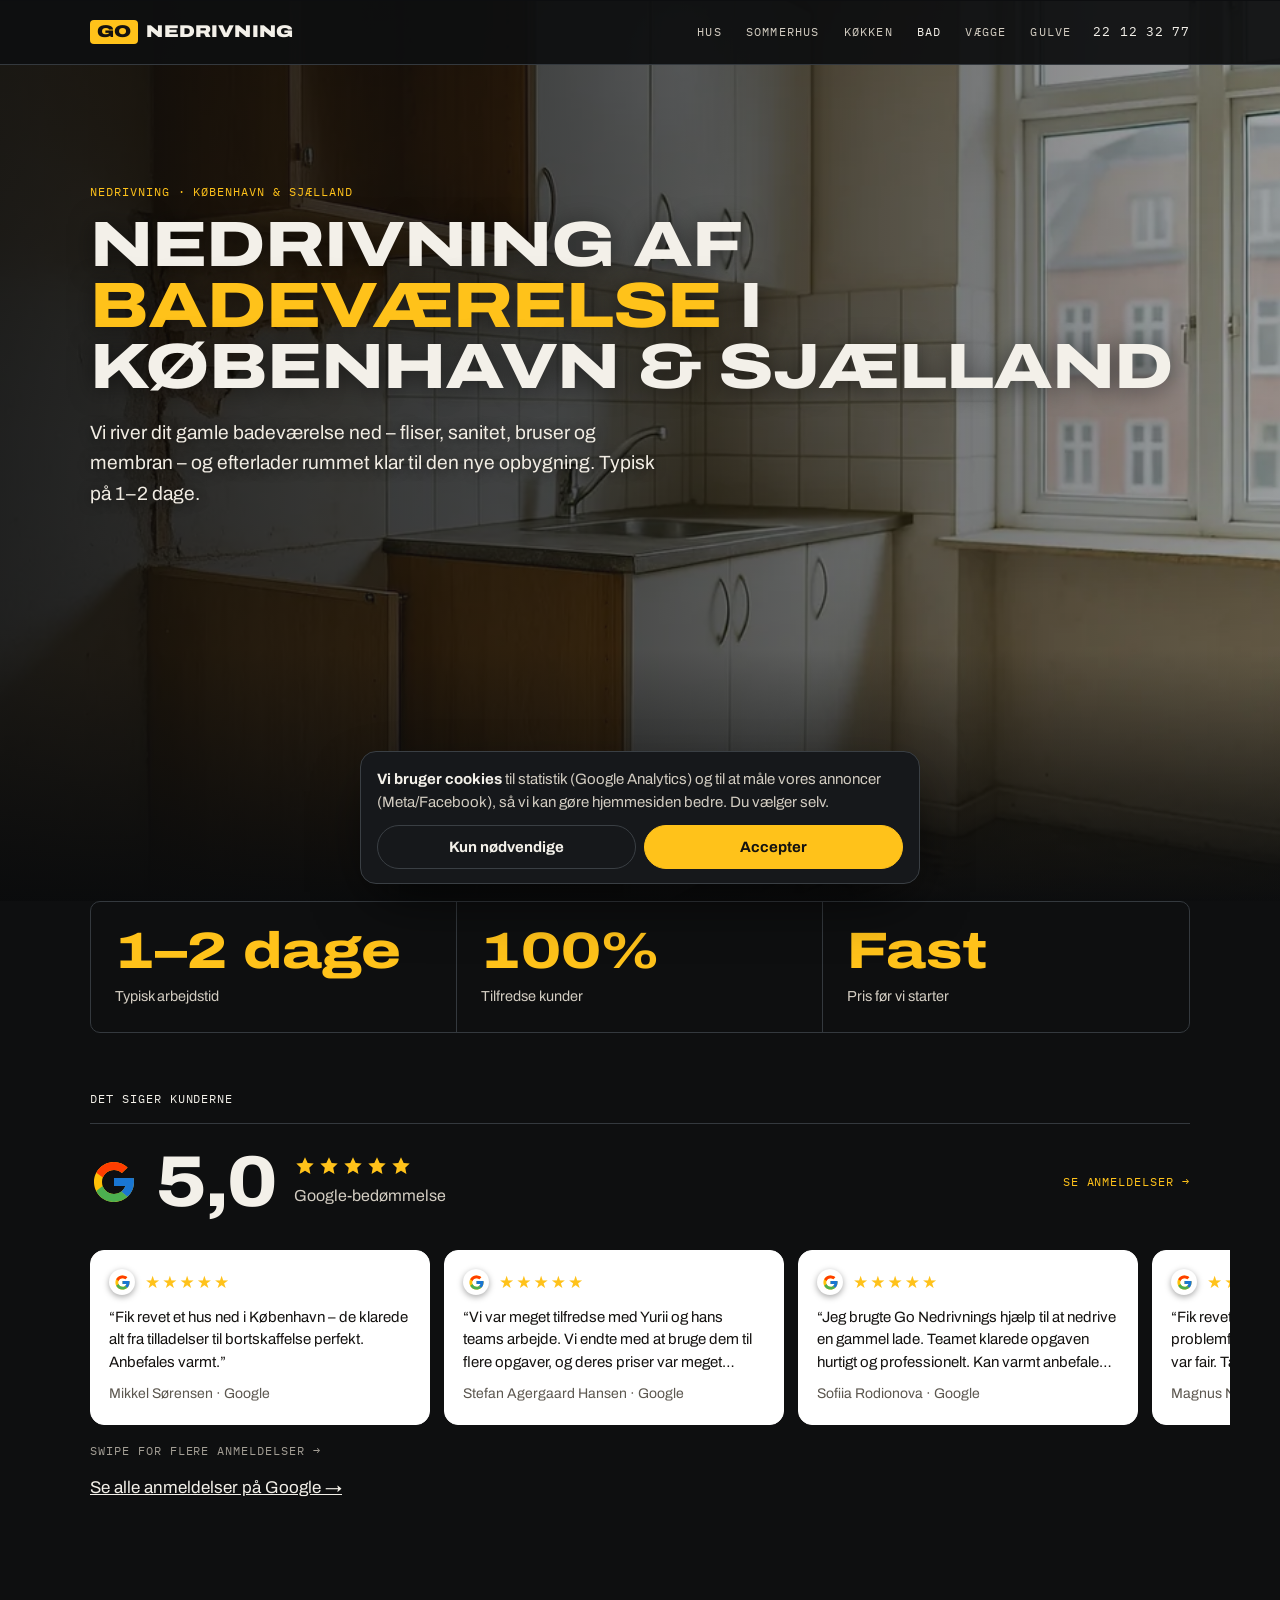
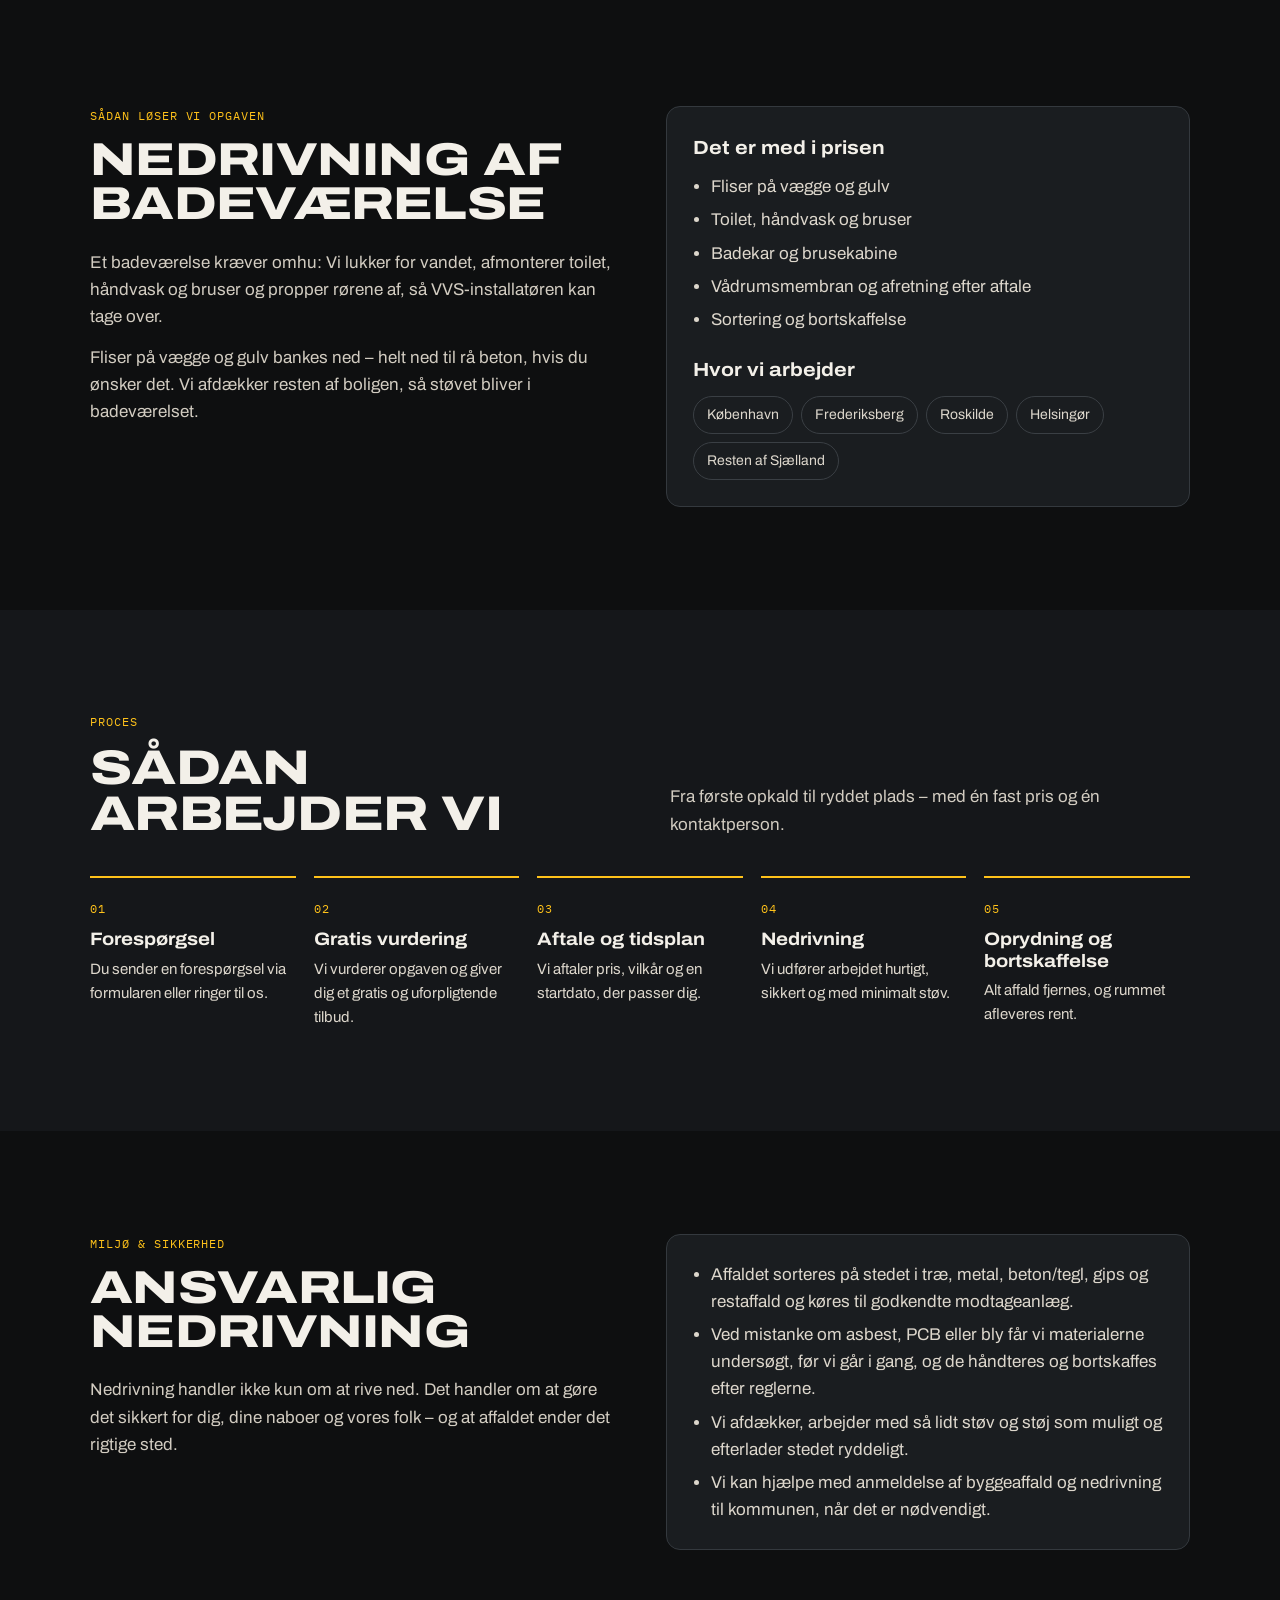
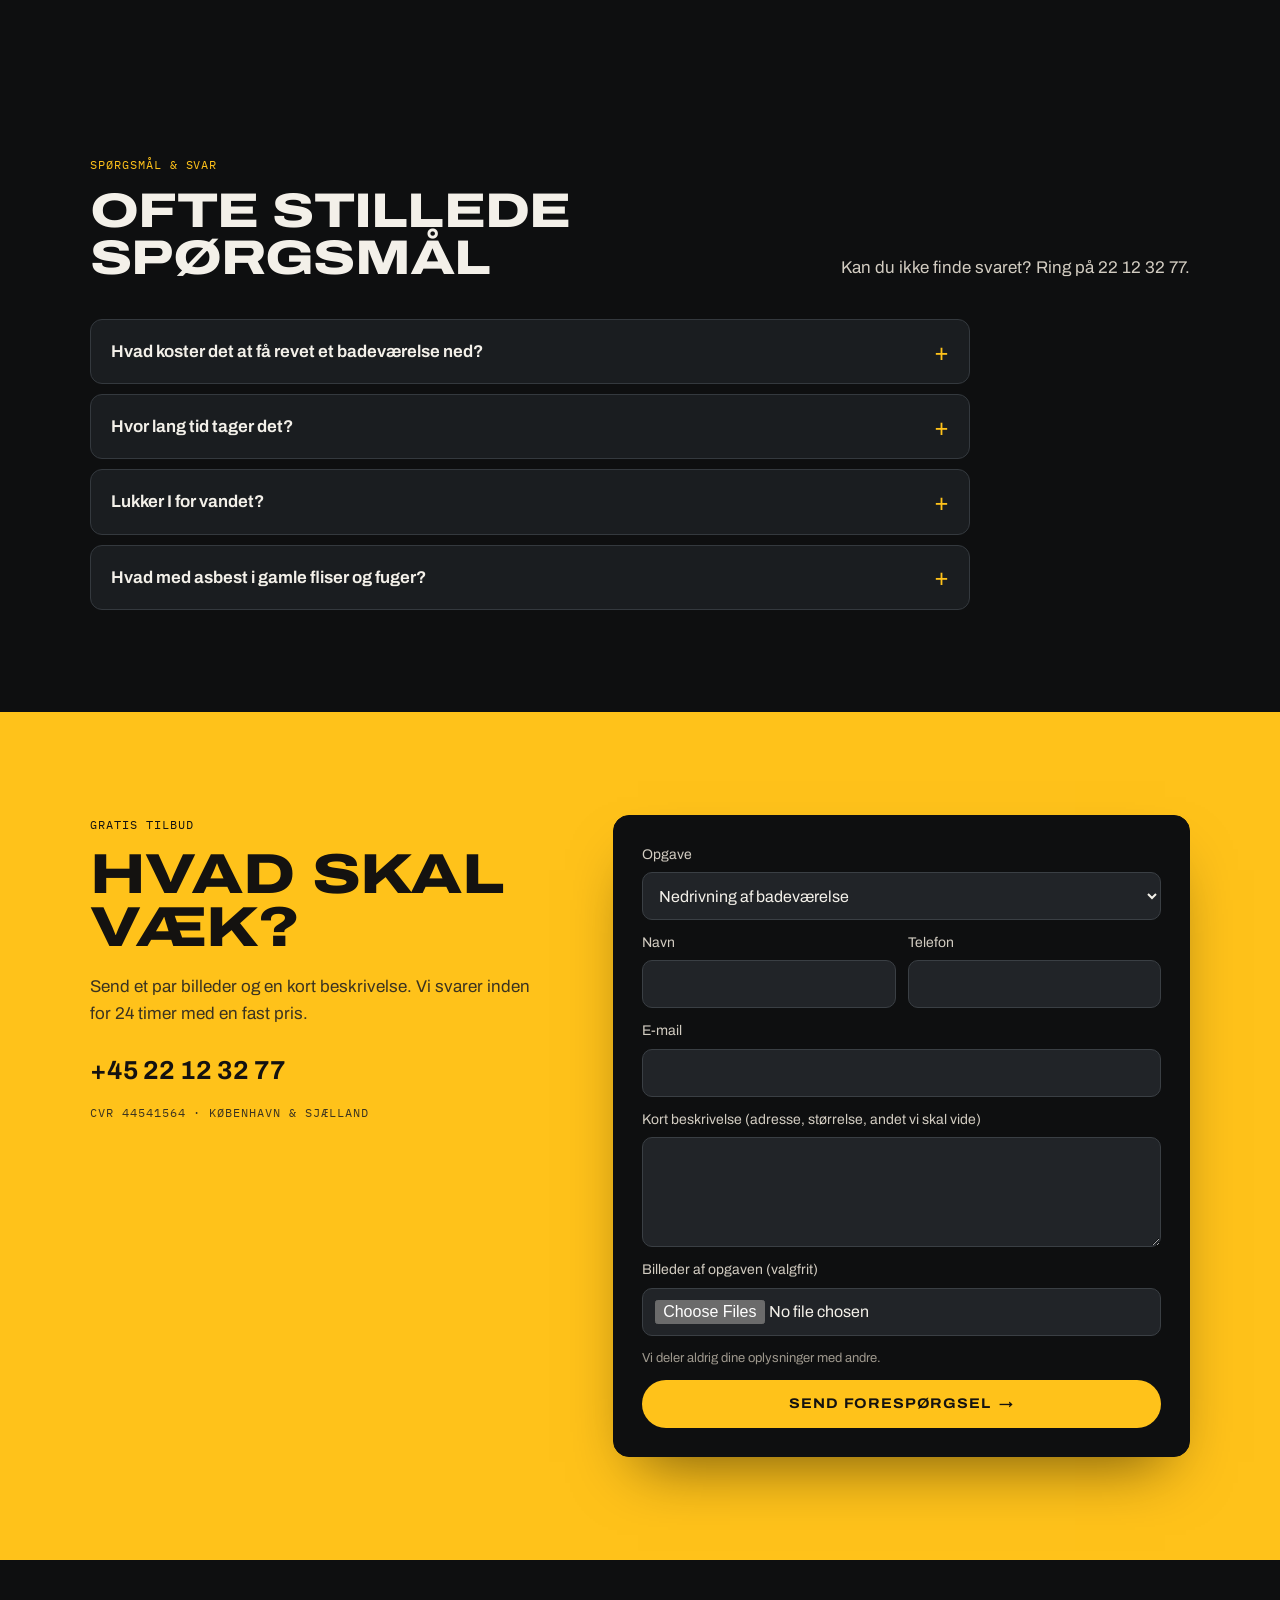
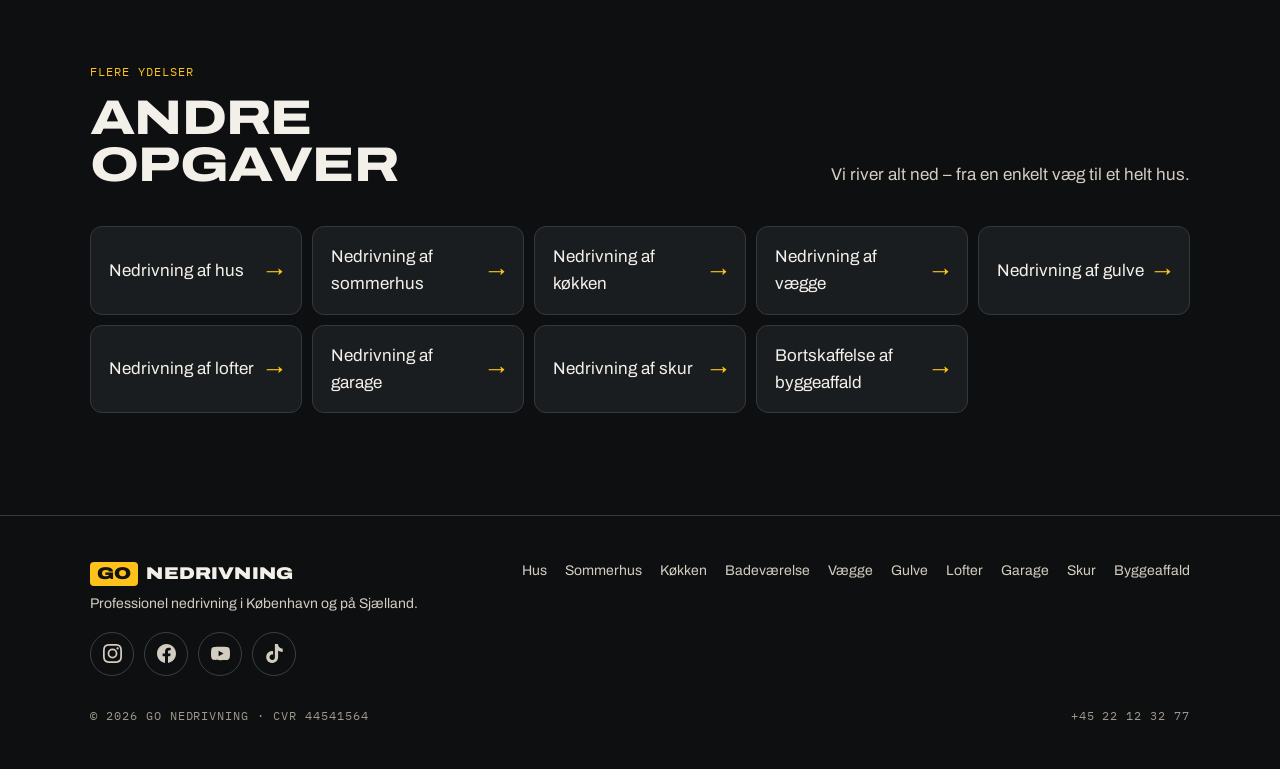
<file: nedrivning-af-badevaerelse.html>
<!doctype html>
<html lang="da">
<head>
<meta charset="utf-8">
<script src="/ga.js"></script>
<meta name="viewport" content="width=device-width,initial-scale=1,viewport-fit=cover">
<title>Nedrivning af badeværelse | Fast pris · Svar på 15 min</title>
<meta name="description" content="✓ Fast pris ✓ Svar på 15 min ✓ Gratis tilbud. Vi fjerner fliser, toilet, bruser og vådrumsmembran – helt ned til rå beton – inkl. bortskaffelse. København &amp; Sjælland.">
<link rel="canonical" href="https://gonedrivning.dk/nedrivning-af-badevaerelse">
<meta name="theme-color" content="#0E0F10">
<meta property="og:type" content="website"><meta property="og:locale" content="da_DK"><meta property="og:site_name" content="Go Nedrivning">
<meta property="og:title" content="Nedrivning af badeværelse | Fast pris · Svar på 15 min"><meta property="og:description" content="✓ Fast pris ✓ Svar på 15 min ✓ Gratis tilbud. Vi fjerner fliser, toilet, bruser og vådrumsmembran – helt ned til rå beton – inkl. bortskaffelse. København &amp; Sjælland.">
<meta property="og:url" content="https://gonedrivning.dk/nedrivning-af-badevaerelse"><meta property="og:image" content="https://gonedrivning.dk/images/p/kokken.webp">
<link rel="preconnect" href="https://fonts.googleapis.com"><link rel="preconnect" href="https://fonts.gstatic.com" crossorigin>
<link rel="stylesheet" href="https://fonts.googleapis.com/css2?family=Archivo:wdth,wght@62..125,100..900&family=IBM+Plex+Mono:wght@400;500&display=swap">
<link rel="icon" href="/favicon.ico" sizes="any"><link rel="icon" type="image/png" sizes="192x192" href="/icon-192.png"><link rel="apple-touch-icon" href="/apple-touch-icon.png"><link rel="manifest" href="/site.webmanifest">
<link rel="stylesheet" href="site.css">
<link rel="stylesheet" href="color.css">
<link rel="stylesheet" href="sub.css?v=6">
<script type="application/ld+json">[{"@context": "https://schema.org", "@type": "Service", "name": "Nedrivning af badeværelse", "serviceType": "Nedrivning af badeværelse", "areaServed": ["København", "Frederiksberg", "Roskilde", "Helsingør", "Sjælland"], "provider": {"@type": "HomeAndConstructionBusiness", "@id": "https://gonedrivning.dk/#business", "name": "Go Nedrivning", "telephone": "+45 22 12 32 77", "url": "https://gonedrivning.dk/"}}, {"@context": "https://schema.org", "@type": "FAQPage", "mainEntity": [{"@type": "Question", "name": "Hvad koster det at få revet et badeværelse ned?", "acceptedAnswer": {"@type": "Answer", "text": "Prisen afhænger af størrelse og hvor langt ned, vi skal. Send et par billeder og mål, så får du en fast pris inden for 24 timer – oprydning og bortskaffelse er med."}}, {"@type": "Question", "name": "Hvor lang tid tager det?", "acceptedAnswer": {"@type": "Answer", "text": "Et almindeligt badeværelse er revet ned på 1–2 dage."}}, {"@type": "Question", "name": "Lukker I for vandet?", "acceptedAnswer": {"@type": "Answer", "text": "Ja, vi lukker for vandet og propper rørene af. Arbejde på selve installationerne skal udføres af en autoriseret VVS-installatør."}}, {"@type": "Question", "name": "Hvad med asbest i gamle fliser og fuger?", "acceptedAnswer": {"@type": "Answer", "text": "I badeværelser fra før 1986 kan der være asbest i fliseklæb og fuger. Ved mistanke får vi materialerne undersøgt, før vi går i gang."}}]}, {"@context": "https://schema.org", "@type": "BreadcrumbList", "itemListElement": [{"@type": "ListItem", "position": 1, "name": "Forside", "item": "https://gonedrivning.dk/"}, {"@type": "ListItem", "position": 2, "name": "Nedrivning af badeværelse", "item": "https://gonedrivning.dk/nedrivning-af-badevaerelse"}]}]</script>
</head>
<body>
<header class="hdr"><div class="wrap">
  <a class="logo" href="./" aria-label="Go Nedrivning – forside"><span class="logo-go">GO</span><span>NEDRIVNING</span></a>
  <nav class="nav" aria-label="Ydelser"><a href="nedrivning-af-hus">Hus</a><a href="nedrivning-sommerhus">Sommerhus</a><a href="kokken">Køkken</a><a href="nedrivning-af-badevaerelse" aria-current="page">Bad</a><a href="nedrivning-af-vaegge">Vægge</a><a href="nedrivning-af-gulve">Gulve</a></nav>
  <a class="hdr-phone" href="tel:+4522123277">22 12 32 77</a>
</div></header>

<main>
<div class="wrap">
  <div class="hero">
    <div>
      <span class="kicker mono">Nedrivning · København &amp; Sjælland</span>
      <h1 class="display">Nedrivning af <span class="hl">badeværelse</span> i København &amp; Sjælland</h1>
      <p class="lead">Vi river dit gamle badeværelse ned – fliser, sanitet, bruser og membran – og efterlader rummet klar til den nye opbygning. Typisk på 1–2 dage.</p>
    </div>
    <div class="hero-img"><img src="images/p/kokken.webp" alt="Nedrivning af badeværelse – Go Nedrivning" fetchpriority="high"></div>
  </div>
  <div class="stats" aria-label="Resultater i tal"><div><b>1–2 dage</b><span>Typisk arbejdstid</span></div><div><b>100%</b><span>Tilfredse kunder</span></div><div><b>Fast</b><span>Pris før vi starter</span></div></div>
</div>


<section class="s" id="anmeldelser2" aria-labelledby="results-h">
    <div class="wrap">
      <span class="kicker mono">Det siger kunderne</span>
      <a class="gcard" href="https://www.google.com/maps?cid=13925887048254488472" target="_blank" rel="noopener" aria-label="5 ud af 5 stjerner på Google – se anmeldelser">
        <span class="gcard-logo"><svg class="h2g" viewBox="0 0 48 48" width="44" height="44" aria-hidden="true"><path fill="#FFC107" d="M43.6 20.1H42V20H24v8h11.3C33.7 32.7 29.2 36 24 36c-6.6 0-12-5.4-12-12s5.4-12 12-12c3.1 0 5.8 1.2 7.9 3.1l5.7-5.7C34 6.1 29.3 4 24 4 13 4 4 13 4 24s9 20 20 20 20-9 20-20c0-1.3-.1-2.6-.4-3.9z"/><path fill="#FF3D00" d="M6.3 14.7l6.6 4.8C14.7 15.1 19 12 24 12c3.1 0 5.8 1.2 7.9 3.1l5.7-5.7C34 6.1 29.3 4 24 4 16.3 4 9.7 8.3 6.3 14.7z"/><path fill="#4CAF50" d="M24 44c5.2 0 9.9-2 13.4-5.2l-6.2-5.2C29.2 35.1 26.7 36 24 36c-5.2 0-9.6-3.3-11.3-8l-6.5 5C9.5 39.6 16.2 44 24 44z"/><path fill="#1976D2" d="M43.6 20.1H42V20H24v8h11.3c-.8 2.2-2.2 4.2-4.1 5.6l6.2 5.2C37 39.2 44 34 44 24c0-1.3-.1-2.6-.4-3.9z"/></svg></span>
        <span class="gcard-score">5,0</span>
        <span class="gcard-mid"><span class="gcard-stars"><svg viewBox="0 0 24 24" width="22" height="22" aria-hidden="true"><path fill="currentColor" d="M12 2.5l2.9 6.1 6.6.8-4.9 4.6 1.3 6.6L12 17.3l-5.9 3.3 1.3-6.6-4.9-4.6 6.6-.8z"/></svg><svg viewBox="0 0 24 24" width="22" height="22" aria-hidden="true"><path fill="currentColor" d="M12 2.5l2.9 6.1 6.6.8-4.9 4.6 1.3 6.6L12 17.3l-5.9 3.3 1.3-6.6-4.9-4.6 6.6-.8z"/></svg><svg viewBox="0 0 24 24" width="22" height="22" aria-hidden="true"><path fill="currentColor" d="M12 2.5l2.9 6.1 6.6.8-4.9 4.6 1.3 6.6L12 17.3l-5.9 3.3 1.3-6.6-4.9-4.6 6.6-.8z"/></svg><svg viewBox="0 0 24 24" width="22" height="22" aria-hidden="true"><path fill="currentColor" d="M12 2.5l2.9 6.1 6.6.8-4.9 4.6 1.3 6.6L12 17.3l-5.9 3.3 1.3-6.6-4.9-4.6 6.6-.8z"/></svg><svg viewBox="0 0 24 24" width="22" height="22" aria-hidden="true"><path fill="currentColor" d="M12 2.5l2.9 6.1 6.6.8-4.9 4.6 1.3 6.6L12 17.3l-5.9 3.3 1.3-6.6-4.9-4.6 6.6-.8z"/></svg></span><span class="gcard-lbl" data-i18n="h2.glbl">Google-bedømmelse</span></span>
        <span class="gcard-go">Se anmeldelser →</span>
      </a>
      <h2 class="sr-only" id="results-h">Det siger kunderne</h2>
      <div class="rvm" id="reviews">
        <div class="rvm-track"><figure class="rev"><div class="stars" aria-label="5 ud af 5 stjerner">★★★★★</div><blockquote class="rv-q">“Fik revet et hus ned i København – de klarede alt fra tilladelser til bortskaffelse perfekt. Anbefales varmt.”</blockquote><button type="button" class="rv-more" hidden>Læs mere</button><figcaption>Mikkel Sørensen · Google</figcaption></figure><figure class="rev"><div class="stars" aria-label="5 ud af 5 stjerner">★★★★★</div><blockquote class="rv-q">“Vi var meget tilfredse med Yurii og hans teams arbejde. Vi endte med at bruge dem til flere opgaver, og deres priser var meget rimelige – også når opgavens omfang ændrede sig.”</blockquote><button type="button" class="rv-more" hidden>Læs mere</button><figcaption>Stefan Agergaard Hansen · Google</figcaption></figure><figure class="rev"><div class="stars" aria-label="5 ud af 5 stjerner">★★★★★</div><blockquote class="rv-q">“Jeg brugte Go Nedrivnings hjælp til at nedrive en gammel lade. Teamet klarede opgaven hurtigt og professionelt. Kan varmt anbefales – meget ansvarlige folk!”</blockquote><button type="button" class="rv-more" hidden>Læs mere</button><figcaption>Sofiia Rodionova · Google</figcaption></figure><figure class="rev"><div class="stars" aria-label="5 ud af 5 stjerner">★★★★★</div><blockquote class="rv-q">“Fik revet en gammel mur ned hurtigt og problemfrit. Meget professionelle, og prisen var fair. Tak for det gode arbejde!”</blockquote><button type="button" class="rv-more" hidden>Læs mere</button><figcaption>Magnus Nielsen · Google</figcaption></figure><figure class="rev"><div class="stars" aria-label="5 ud af 5 stjerner">★★★★★</div><blockquote class="rv-q">“Fik nedrevet vores kolonihavehus samt sortering og bortkørsel af affald – hurtigt og til en god pris. Anbefales varmt.”</blockquote><button type="button" class="rv-more" hidden>Læs mere</button><figcaption>Björn Illemann · Google</figcaption></figure><figure class="rev"><div class="stars" aria-label="5 ud af 5 stjerner">★★★★★</div><blockquote class="rv-q">“Fik hjælp til at opbryde 60 m² trægulv og sandunderlag. Pålidelig, til tiden og udførte arbejdet som aftalt!”</blockquote><button type="button" class="rv-more" hidden>Læs mere</button><figcaption>S. F. · Google</figcaption></figure></div>
      </div>
      <p class="rvm-hint">Swipe for flere anmeldelser →</p>
      <p class="xlinks"><a href="https://www.google.com/maps?cid=13925887048254488472" target="_blank" rel="noopener">Se alle anmeldelser på Google →</a></p>
    </div>
  </section>



<section class="s" id="om"><div class="wrap two">
  <div class="prose"><span class="kicker mono">Sådan løser vi opgaven</span><h2 class="display" style="font-size:clamp(30px,3.6vw,48px);margin-bottom:22px">Nedrivning af badeværelse</h2><p>Et badeværelse kræver omhu: Vi lukker for vandet, afmonterer toilet, håndvask og bruser og propper rørene af, så VVS-installatøren kan tage over.</p><p>Fliser på vægge og gulv bankes ned – helt ned til rå beton, hvis du ønsker det. Vi afdækker resten af boligen, så støvet bliver i badeværelset.</p></div>
  <div class="box"><h3>Det er med i prisen</h3><ul><li>Fliser på vægge og gulv</li><li>Toilet, håndvask og bruser</li><li>Badekar og brusekabine</li><li>Vådrumsmembran og afretning efter aftale</li><li>Sortering og bortskaffelse</li></ul>
    <h3 style="margin-top:22px">Hvor vi arbejder</h3>
    <ul class="chips"><li>København</li><li>Frederiksberg</li><li>Roskilde</li><li>Helsingør</li><li>Resten af Sjælland</li></ul></div>
</div></section>

<section class="s" id="proces"><div class="wrap">
  <div class="s-head"><div><span class="kicker mono">Proces</span><h2 class="display">Sådan arbejder vi</h2></div><p>Fra første opkald til ryddet plads – med én fast pris og én kontaktperson.</p></div>
  <div class="steps"><div><span class="n mono">01</span><h3>Forespørgsel</h3><p>Du sender en forespørgsel via formularen eller ringer til os.</p></div><div><span class="n mono">02</span><h3>Gratis vurdering</h3><p>Vi vurderer opgaven og giver dig et gratis og uforpligtende tilbud.</p></div><div><span class="n mono">03</span><h3>Aftale og tidsplan</h3><p>Vi aftaler pris, vilkår og en startdato, der passer dig.</p></div><div><span class="n mono">04</span><h3>Nedrivning</h3><p>Vi udfører arbejdet hurtigt, sikkert og med minimalt støv.</p></div><div><span class="n mono">05</span><h3>Oprydning og bortskaffelse</h3><p>Alt affald fjernes, og rummet afleveres rent.</p></div></div>
</div></section>

<section class="s" id="miljo"><div class="wrap two">
  <div class="prose"><span class="kicker mono">Miljø &amp; sikkerhed</span><h2 class="display" style="font-size:clamp(30px,3.6vw,48px);margin-bottom:22px">Ansvarlig nedrivning</h2>
    <p>Nedrivning handler ikke kun om at rive ned. Det handler om at gøre det sikkert for dig, dine naboer og vores folk – og at affaldet ender det rigtige sted.</p></div>
  <div class="box"><ul><li>Affaldet sorteres på stedet i træ, metal, beton/tegl, gips og restaffald og køres til godkendte modtageanlæg.</li><li>Ved mistanke om asbest, PCB eller bly får vi materialerne undersøgt, før vi går i gang, og de håndteres og bortskaffes efter reglerne.</li><li>Vi afdækker, arbejder med så lidt støv og støj som muligt og efterlader stedet ryddeligt.</li><li>Vi kan hjælpe med anmeldelse af byggeaffald og nedrivning til kommunen, når det er nødvendigt.</li></ul></div>
</div></section>


<section class="s" id="faq"><div class="wrap">
  <div class="s-head"><div><span class="kicker mono">Spørgsmål &amp; svar</span><h2 class="display">Ofte stillede spørgsmål</h2></div><p>Kan du ikke finde svaret? Ring på 22 12 32 77.</p></div>
  <div class="faq"><details><summary>Hvad koster det at få revet et badeværelse ned?</summary><p>Prisen afhænger af størrelse og hvor langt ned, vi skal. Send et par billeder og mål, så får du en fast pris inden for 24 timer – oprydning og bortskaffelse er med.</p></details><details><summary>Hvor lang tid tager det?</summary><p>Et almindeligt badeværelse er revet ned på 1–2 dage.</p></details><details><summary>Lukker I for vandet?</summary><p>Ja, vi lukker for vandet og propper rørene af. Arbejde på selve installationerne skal udføres af en autoriseret VVS-installatør.</p></details><details><summary>Hvad med asbest i gamle fliser og fuger?</summary><p>I badeværelser fra før 1986 kan der være asbest i fliseklæb og fuger. Ved mistanke får vi materialerne undersøgt, før vi går i gang.</p></details></div>
</div></section>

<section class="s" id="tilbud"><div class="wrap quote">
  <div><span class="kicker mono">Gratis tilbud</span><h2 class="display" style="font-size:clamp(32px,4.4vw,62px)">Hvad skal væk?</h2>
    <p style="color:var(--muted);max-width:44ch;margin:18px 0 0">Send et par billeder og en kort beskrivelse. Vi svarer inden for 24 timer med en fast pris.</p>
    <ul class="contact-list"><li><a href="tel:+4522123277">+45 22 12 32 77</a></li><li class="mono" style="color:var(--muted)">CVR 44541564 · København &amp; Sjælland</li></ul></div>
  <form action="https://formsubmit.co/gonedrivning@gmail.com" method="POST" enctype="multipart/form-data">
    <input type="hidden" name="_subject" value="Ny forespørgsel: Nedrivning af badeværelse">
    <input type="hidden" name="_captcha" value="false"><input type="hidden" name="_template" value="table"><input type="text" name="_honey" tabindex="-1" autocomplete="off" aria-hidden="true" style="position:absolute;left:-9999px;width:1px;height:1px;opacity:0">
    <input type="hidden" name="_next" value="https://gonedrivning.dk/nedrivning-af-badevaerelse?sendt=1">
    <label for="f-job">Opgave<select id="f-job" name="Opgave"><option>Nedrivning af hus</option><option>Nedrivning af sommerhus</option><option>Nedrivning af køkken</option><option>Nedrivning af vægge</option><option>Nedrivning af gulve</option><option>Nedrivning af lofter</option><option>Nedrivning af garage</option><option>Nedrivning af skur</option><option selected>Nedrivning af badeværelse</option><option>Anden nedrivning</option></select></label>
    <div class="row2"><label for="f-name">Navn<input id="f-name" name="Navn" autocomplete="name" required></label>
    <label for="f-tel">Telefon<input id="f-tel" name="Telefon" type="tel" autocomplete="tel" inputmode="tel" required></label></div>
    <label for="f-mail">E-mail<input id="f-mail" name="E-mail" type="email" autocomplete="email"></label>
    <label for="f-msg">Kort beskrivelse (adresse, størrelse, andet vi skal vide)<textarea id="f-msg" name="Besked"></textarea></label>
    <label for="f-ph">Billeder af opgaven (valgfrit)<input id="f-ph" name="attachment" type="file" accept="image/*" multiple></label>
    <p class="hint">Vi deler aldrig dine oplysninger med andre.</p>
    <button type="submit" class="btn btn-accent">Send forespørgsel<span class="arr" aria-hidden="true">→</span></button>
  </form>
</div></section>

<section class="s"><div class="wrap">
  <div class="s-head"><div><span class="kicker mono">Flere ydelser</span><h2 class="display">Andre opgaver</h2></div><p>Vi river alt ned – fra en enkelt væg til et helt hus.</p></div>
  <div class="others"><a href="nedrivning-af-hus">Nedrivning af hus<span aria-hidden="true">→</span></a><a href="nedrivning-sommerhus">Nedrivning af sommerhus<span aria-hidden="true">→</span></a><a href="kokken">Nedrivning af køkken<span aria-hidden="true">→</span></a><a href="nedrivning-af-vaegge">Nedrivning af vægge<span aria-hidden="true">→</span></a><a href="nedrivning-af-gulve">Nedrivning af gulve<span aria-hidden="true">→</span></a><a href="nedrivning-af-lofter">Nedrivning af lofter<span aria-hidden="true">→</span></a><a href="nedrivning-af-garage">Nedrivning af garage<span aria-hidden="true">→</span></a><a href="nedrivning-skur">Nedrivning af skur<span aria-hidden="true">→</span></a><a href="bortskaffelse-af-byggeaffald">Bortskaffelse af byggeaffald<span aria-hidden="true">→</span></a></div>
</div></section>
</main>

<footer class="foot"><div class="wrap">
  <div class="foot-in">
    <div><a class="logo" href="./"><span class="logo-go">GO</span><span>NEDRIVNING</span></a>
      <p>Professionel nedrivning i København og på Sjælland.</p><div class="social"><a href="https://www.instagram.com/gonedrivning/" target="_blank" rel="noopener" aria-label="Go Nedrivning på Instagram"><svg viewBox="0 0 24 24" aria-hidden="true"><path d="M12 2.2c3.2 0 3.6 0 4.8.1 3.3.1 4.8 1.7 4.9 4.9.1 1.3.1 1.6.1 4.8s0 3.6-.1 4.8c-.1 3.2-1.7 4.8-4.9 4.9-1.3.1-1.6.1-4.8.1s-3.6 0-4.8-.1c-3.3-.1-4.8-1.7-4.9-4.9C2.2 15.6 2.2 15.2 2.2 12s0-3.6.1-4.8C2.4 3.9 4 2.4 7.2 2.3 8.4 2.2 8.8 2.2 12 2.2zM12 0C8.7 0 8.3 0 7.1.1 2.7.3.3 2.7.1 7.1 0 8.3 0 8.7 0 12s0 3.7.1 4.9c.2 4.4 2.6 6.8 7 7 1.2.1 1.6.1 4.9.1s3.7 0 4.9-.1c4.4-.2 6.8-2.6 7-7 .1-1.2.1-1.6.1-4.9s0-3.7-.1-4.9c-.2-4.4-2.6-6.8-7-7C15.7 0 15.3 0 12 0zm0 5.8a6.2 6.2 0 1 0 0 12.4 6.2 6.2 0 0 0 0-12.4zM12 16a4 4 0 1 1 0-8 4 4 0 0 1 0 8zm6.4-11.8a1.4 1.4 0 1 0 0 2.9 1.4 1.4 0 0 0 0-2.9z"/></svg></a><a href="https://www.facebook.com/share/18Hji8mext/" target="_blank" rel="noopener" aria-label="Go Nedrivning på Facebook"><svg viewBox="0 0 24 24" aria-hidden="true"><path d="M24 12.07C24 5.4 18.63 0 12 0S0 5.4 0 12.07C0 18.1 4.39 23.1 10.13 24v-8.44H7.08v-3.49h3.05V9.41c0-3.02 1.79-4.69 4.53-4.69 1.31 0 2.68.24 2.68.24v2.97h-1.51c-1.49 0-1.95.93-1.95 1.88v2.26h3.33l-.53 3.49h-2.8V24C19.61 23.1 24 18.1 24 12.07z"/></svg></a><a href="https://youtube.com/@gonedrivning" target="_blank" rel="noopener" aria-label="Go Nedrivning på YouTube"><svg viewBox="0 0 24 24" aria-hidden="true"><path d="M23.5 6.2a3 3 0 0 0-2.1-2.1C19.5 3.6 12 3.6 12 3.6s-7.5 0-9.4.5A3 3 0 0 0 .5 6.2 31 31 0 0 0 0 12a31 31 0 0 0 .5 5.8 3 3 0 0 0 2.1 2.1c1.9.5 9.4.5 9.4.5s7.5 0 9.4-.5a3 3 0 0 0 2.1-2.1A31 31 0 0 0 24 12a31 31 0 0 0-.5-5.8zM9.6 15.6V8.4l6.2 3.6-6.2 3.6z"/></svg></a><a href="https://www.tiktok.com/@go.nedrivning" target="_blank" rel="noopener" aria-label="Go Nedrivning på TikTok"><svg viewBox="0 0 24 24" aria-hidden="true"><path d="M12.5.02c1.31-.02 2.61-.01 3.91-.02.08 1.53.63 3.09 1.75 4.17 1.12 1.11 2.7 1.62 4.24 1.79v4.03c-1.44-.05-2.89-.35-4.2-.97-.57-.26-1.1-.59-1.62-.93-.01 2.92.01 5.84-.02 8.75-.08 1.4-.54 2.79-1.35 3.94-1.31 1.92-3.58 3.17-5.91 3.21-1.43.08-2.86-.31-4.08-1.03-2.02-1.19-3.44-3.37-3.65-5.71-.02-.5-.03-1-.01-1.49.18-1.9 1.12-3.72 2.58-4.96 1.66-1.44 3.98-2.13 6.15-1.72.02 1.48-.04 2.96-.04 4.44-.99-.32-2.15-.23-3.02.37-.63.41-1.11 1.04-1.36 1.75-.21.51-.15 1.07-.14 1.61.24 1.64 1.82 3.02 3.5 2.87 1.12-.01 2.19-.66 2.77-1.61.19-.33.4-.67.41-1.06.1-1.79.06-3.57.07-5.36.01-4.03-.01-8.05.02-12.07z"/></svg></a></div></div>
    <nav aria-label="Ydelser"><a href="nedrivning-af-hus">Hus</a><a href="nedrivning-sommerhus">Sommerhus</a><a href="kokken">Køkken</a><a href="nedrivning-af-badevaerelse">Badeværelse</a><a href="nedrivning-af-vaegge">Vægge</a><a href="nedrivning-af-gulve">Gulve</a><a href="nedrivning-af-lofter">Lofter</a><a href="nedrivning-af-garage">Garage</a><a href="nedrivning-skur">Skur</a><a href="bortskaffelse-af-byggeaffald">Byggeaffald</a></nav>
  </div>
  <div class="legal mono"><span>© 2026 Go Nedrivning · CVR 44541564</span><a href="tel:+4522123277" style="text-decoration:none">+45 22 12 32 77</a></div>
</div></footer>

<div class="mbar"><a class="btn btn-accent" href="#tilbud">Få et gratis tilbud</a><a class="btn btn-ghost call" href="tel:+4522123277" aria-label="Ring 22 12 32 77"><svg width="18" height="18" viewBox="0 0 24 24" fill="none" stroke="currentColor" stroke-width="2"><path d="M22 16.9v3a2 2 0 0 1-2.2 2 19.8 19.8 0 0 1-8.6-3.1 19.5 19.5 0 0 1-6-6A19.8 19.8 0 0 1 2.1 4.2 2 2 0 0 1 4.1 2h3a2 2 0 0 1 2 1.7c.1.9.4 1.8.7 2.7a2 2 0 0 1-.5 2.1L8 9.8a16 16 0 0 0 6 6l1.3-1.3a2 2 0 0 1 2.1-.4c.9.3 1.8.6 2.7.7a2 2 0 0 1 1.7 2z"/></svg></a></div>

<script>
document.querySelectorAll('[data-ba]').forEach(function(el){var r=el.querySelector('input'),a=el.querySelector('.after'),b=el.querySelector('.bar'),k=el.querySelector('.knob');
  function set(v){a.style.clipPath='inset(0 0 0 '+v+'%)';b.style.left=v+'%';k.style.left=v+'%'}r.addEventListener('input',function(){set(r.value)});set(50)});
document.querySelectorAll('.vid').forEach(function(v){v.addEventListener('click',function(){var f=document.createElement('iframe');
  f.src='https://www.youtube-nocookie.com/embed/'+v.dataset.yt+'?autoplay=1&rel=0';f.allow='autoplay; encrypted-media; picture-in-picture';f.allowFullscreen=true;f.title=v.getAttribute('aria-label');
  v.innerHTML='';v.appendChild(f);v.style.cursor='default'},{once:true})});
document.querySelectorAll('[data-pick]').forEach(function(b){b.addEventListener('click',function(){var m=document.getElementById('f-msg');if(m&&!m.value)m.value='Pakke: '+b.dataset.pick+'\n'})});
document.querySelectorAll('input[name=_next]').forEach(function(i){i.value=location.origin+location.pathname+'?sendt=1'});

</script>
<script src="/thanks.js" defer></script>
<script src="sub.js?v=6" defer></script>
</body>
</html>
</file>
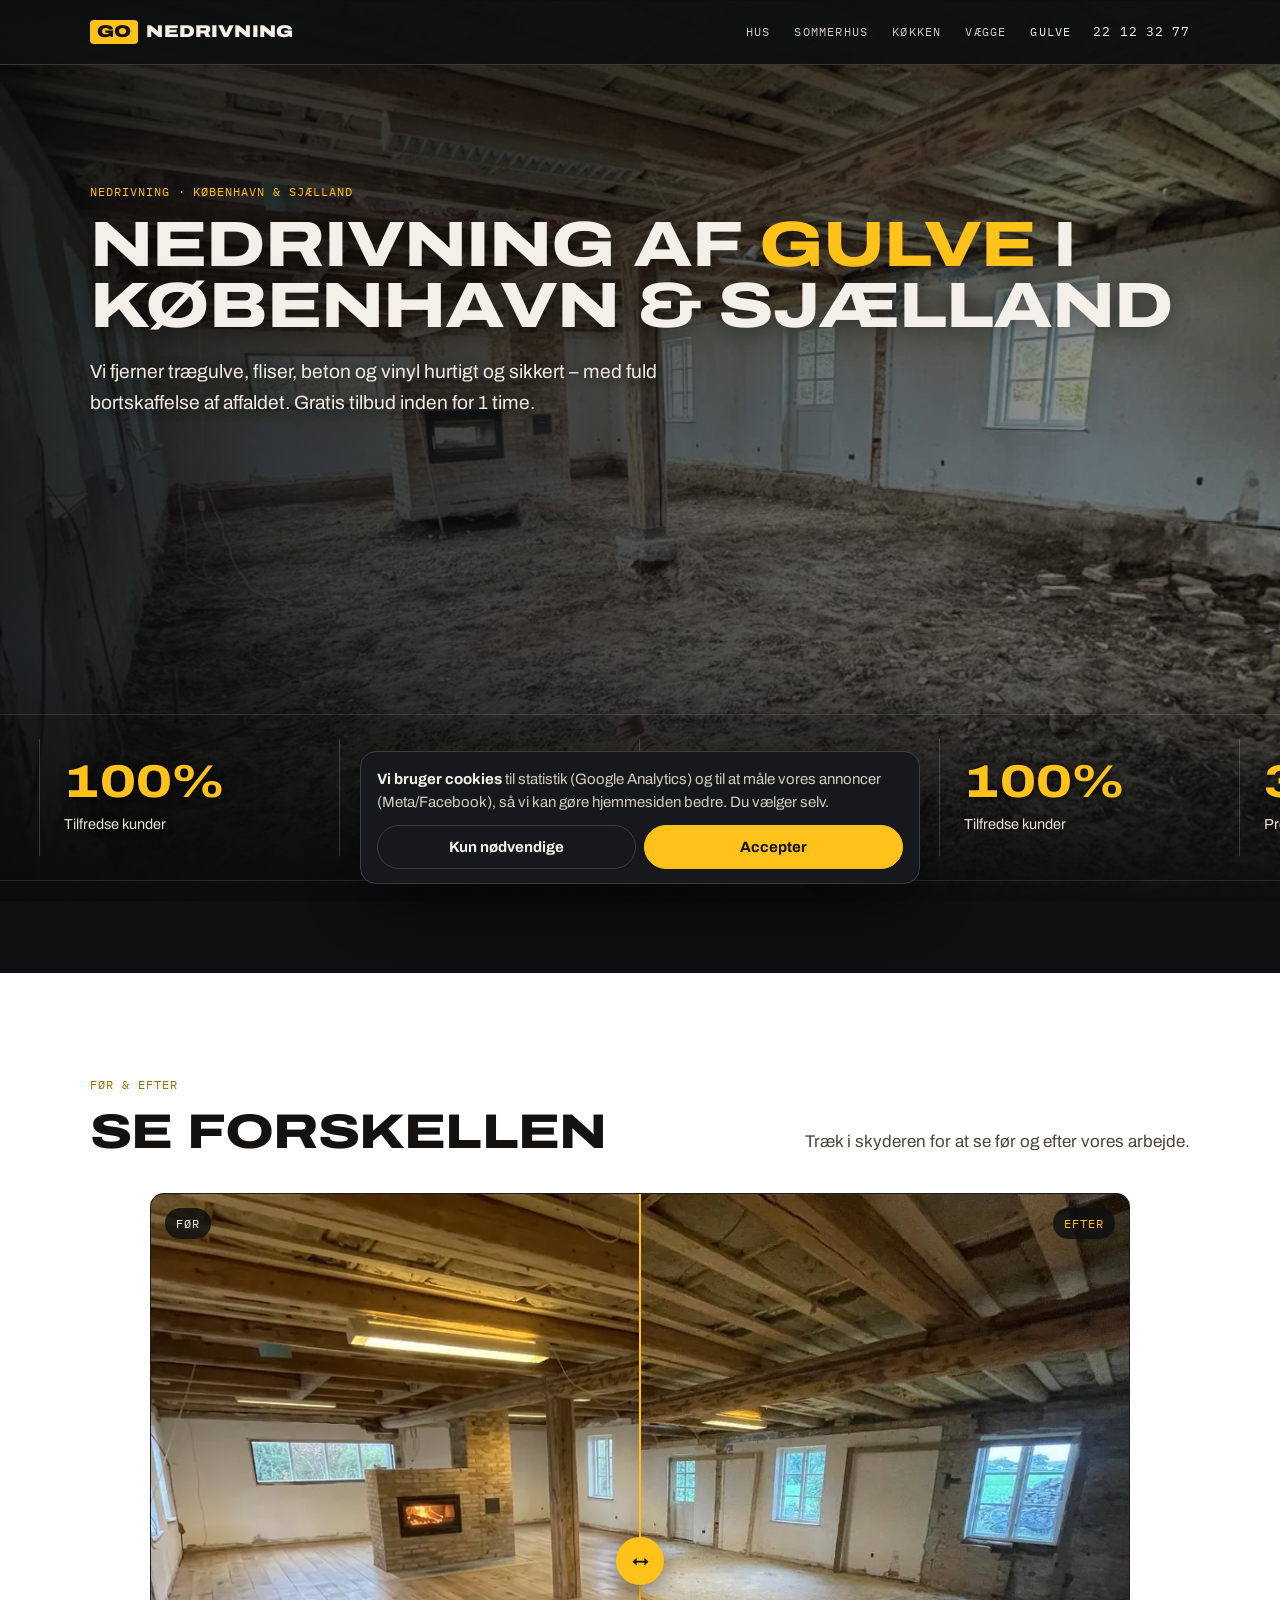
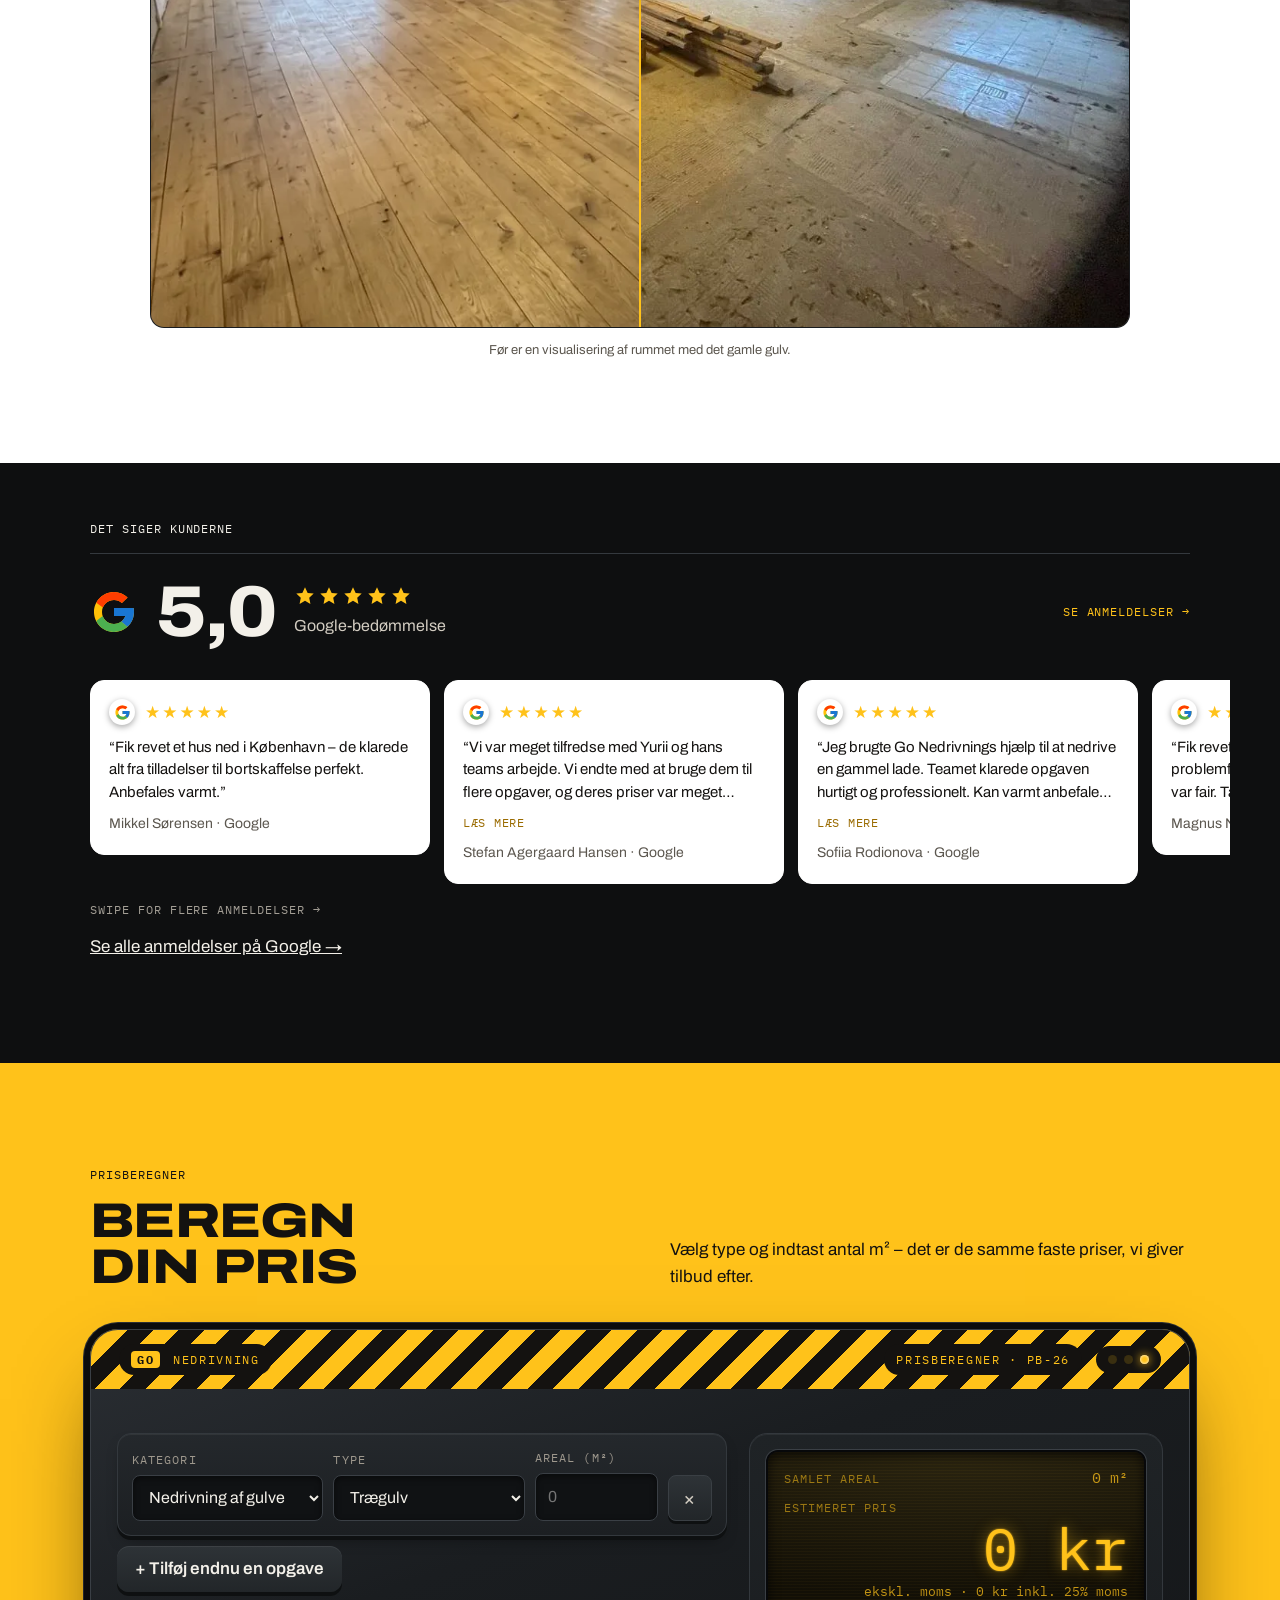
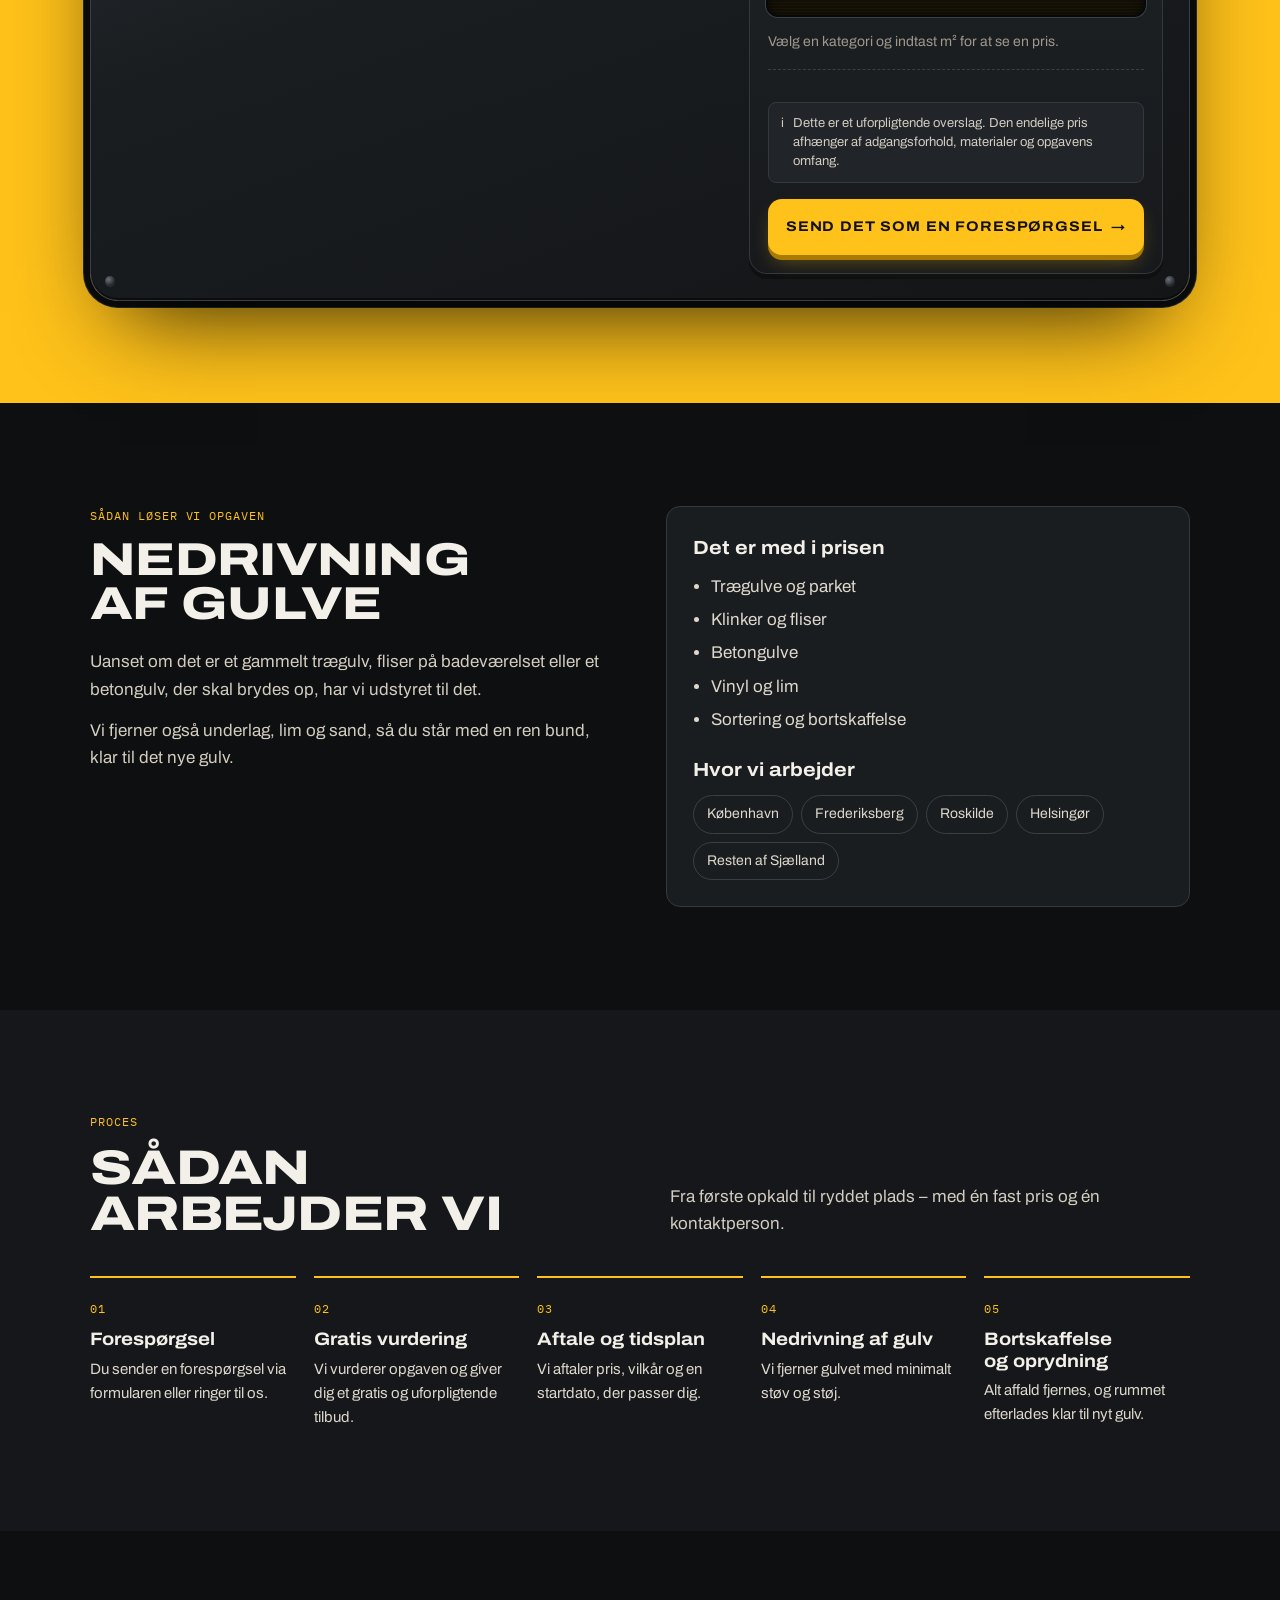
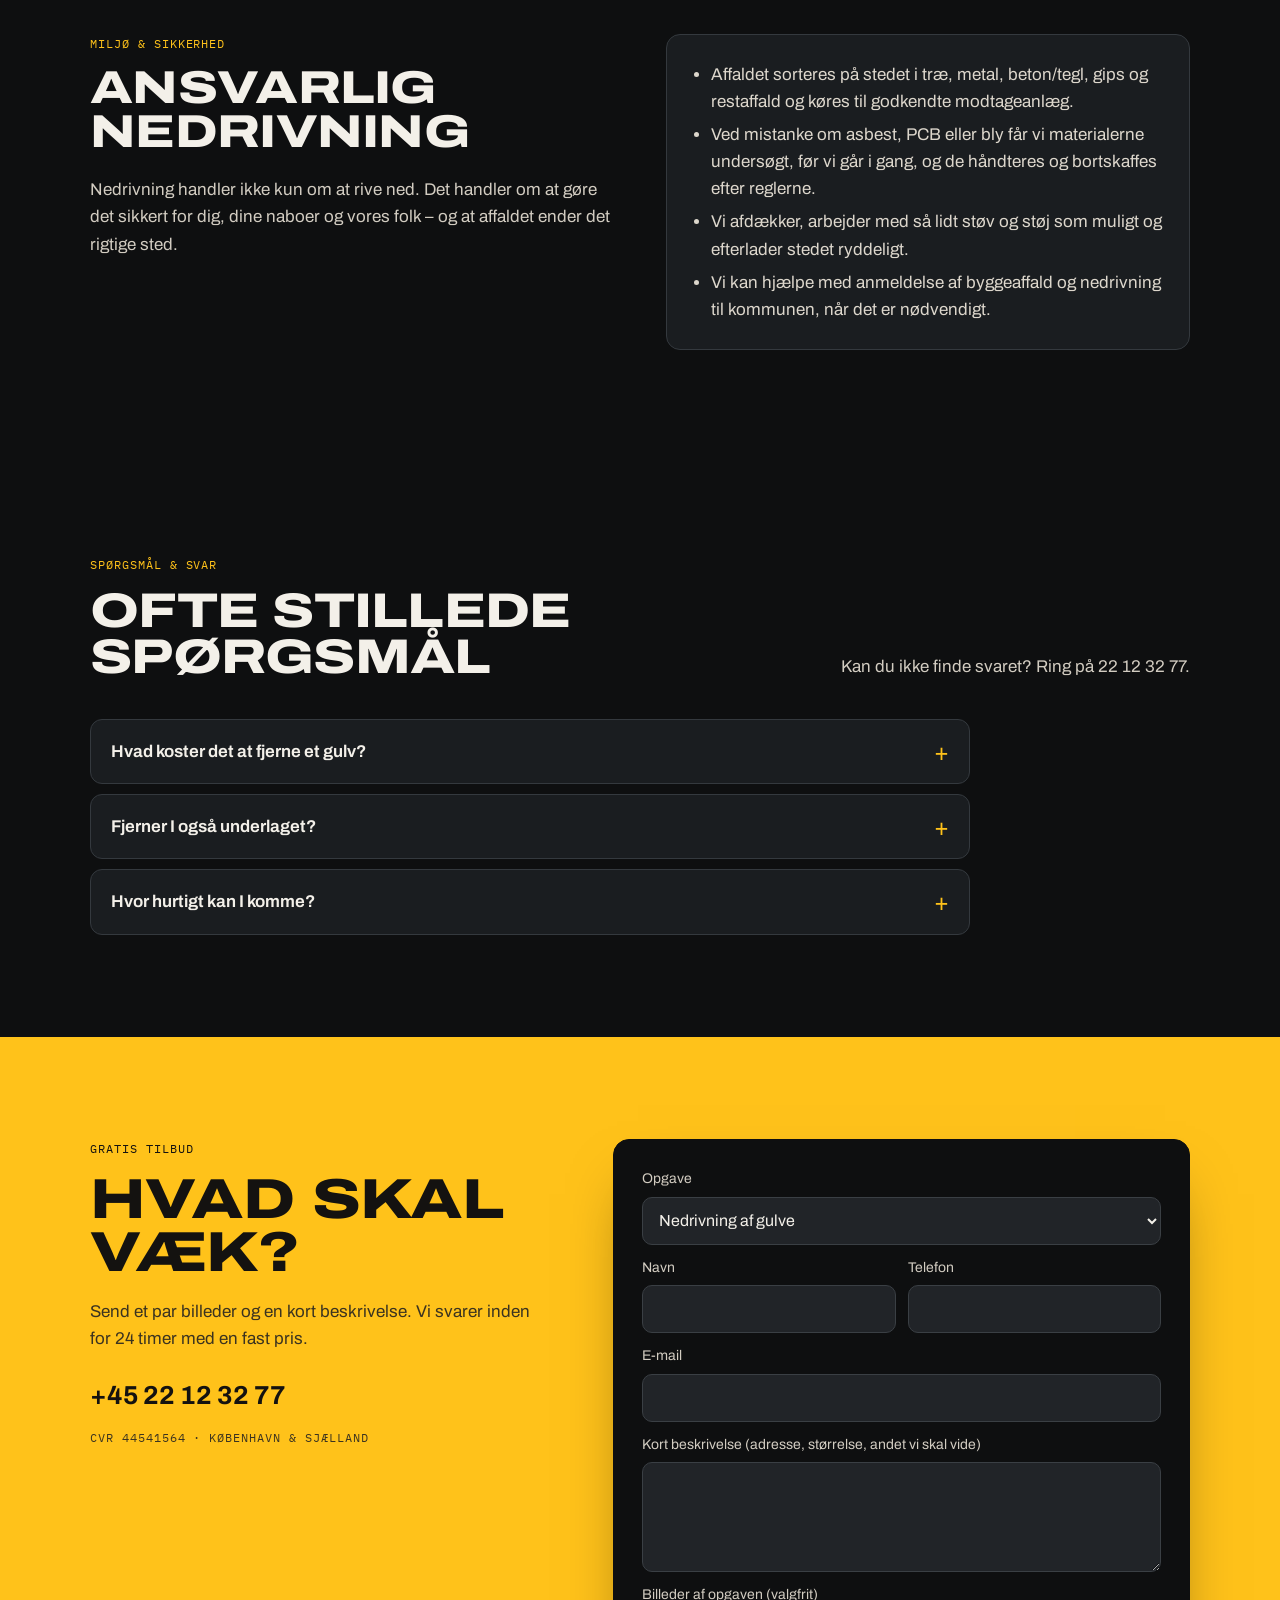
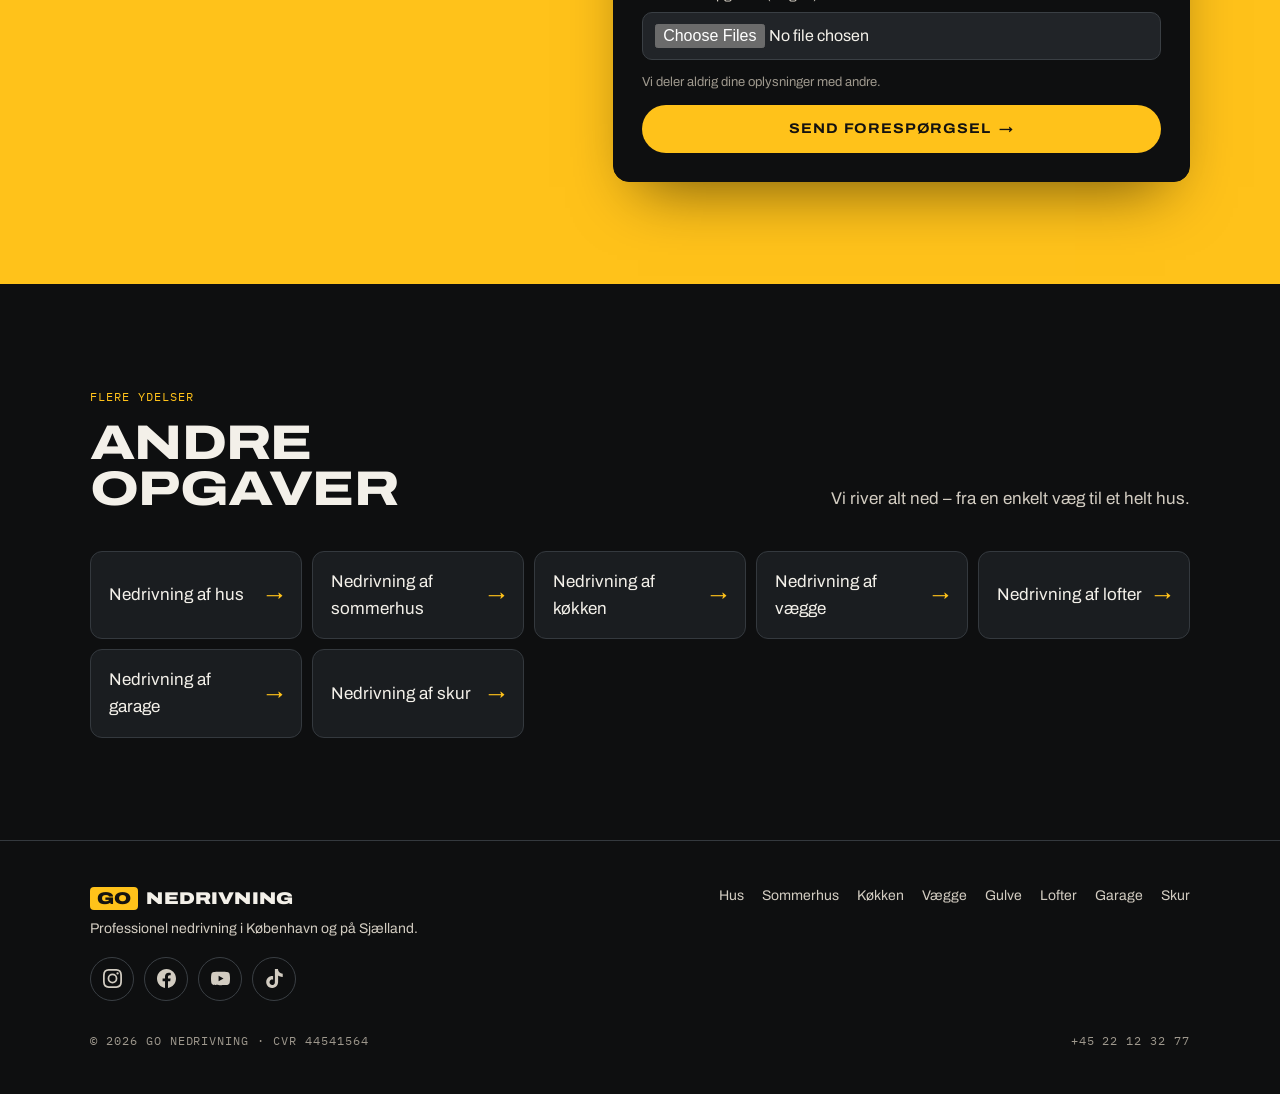
<file: nedrivning-af-gulve.html>
<!doctype html>
<html lang="da">
<head>
<meta charset="utf-8">
<script src="/ga.js"></script>
<meta name="viewport" content="width=device-width,initial-scale=1,viewport-fit=cover">
<title>Nedrivning af gulve fra 199 kr/m² | Fast pris · Gratis tilbud</title>
<meta name="description" content="✓ Fast pris fra 199 kr/m² ✓ Svar på 15 min ✓ Gratis tilbud. Trægulv, fliser, beton og vinyl fjernes inkl. bortskaffelse. København &amp; Sjælland.">
<link rel="canonical" href="https://gonedrivning.dk/nedrivning-af-gulve">
<meta name="theme-color" content="#0E0F10">
<meta property="og:type" content="website"><meta property="og:locale" content="da_DK"><meta property="og:site_name" content="Go Nedrivning">
<meta property="og:title" content="Nedrivning af gulve fra 199 kr/m² | Fast pris · Gratis tilbud"><meta property="og:description" content="✓ Fast pris fra 199 kr/m² ✓ Svar på 15 min ✓ Gratis tilbud. Trægulv, fliser, beton og vinyl fjernes inkl. bortskaffelse. København &amp; Sjælland.">
<meta property="og:url" content="https://gonedrivning.dk/nedrivning-af-gulve"><meta property="og:image" content="https://gonedrivning.dk/images/p/gulve.webp">
<link rel="preconnect" href="https://fonts.googleapis.com"><link rel="preconnect" href="https://fonts.gstatic.com" crossorigin>
<link rel="stylesheet" href="https://fonts.googleapis.com/css2?family=Archivo:wdth,wght@62..125,100..900&family=IBM+Plex+Mono:wght@400;500&display=swap">
<link rel="icon" href="/favicon.ico" sizes="any"><link rel="icon" type="image/png" sizes="192x192" href="/icon-192.png"><link rel="apple-touch-icon" href="/apple-touch-icon.png"><link rel="manifest" href="/site.webmanifest">
<link rel="stylesheet" href="site.css">
<link rel="stylesheet" href="color.css">
<link rel="stylesheet" href="sub.css?v=6">
<script type="application/ld+json">[{"@context": "https://schema.org", "@type": "Service", "name": "Nedrivning af gulve", "serviceType": "Nedrivning af gulve", "areaServed": ["København", "Frederiksberg", "Roskilde", "Helsingør", "Sjælland"], "provider": {"@type": "HomeAndConstructionBusiness", "@id": "https://gonedrivning.dk/#business", "name": "Go Nedrivning", "telephone": "+45 22 12 32 77", "url": "https://gonedrivning.dk/"}, "offers": [{"@type": "Offer", "name": "Trægulv", "priceCurrency": "DKK", "price": "199", "description": "199 kr/m²"}, {"@type": "Offer", "name": "Flisegulv", "priceCurrency": "DKK", "price": "299", "description": "299 kr/m²"}, {"@type": "Offer", "name": "Betongulv", "priceCurrency": "DKK", "price": "849", "description": "849 kr/m²"}, {"@type": "Offer", "name": "Vinyl", "priceCurrency": "DKK", "price": "199", "description": "199 kr/m²"}]}, {"@context": "https://schema.org", "@type": "FAQPage", "mainEntity": [{"@type": "Question", "name": "Hvad koster det at fjerne et gulv?", "acceptedAnswer": {"@type": "Answer", "text": "Fra 199 kr/m² for trægulv og vinyl, 299 kr/m² for fliser og 849 kr/m² for betongulv."}}, {"@type": "Question", "name": "Fjerner I også underlaget?", "acceptedAnswer": {"@type": "Answer", "text": "Ja, underlag, klæb og limrester fjernes, så bunden er klar til nyt gulv."}}, {"@type": "Question", "name": "Hvor hurtigt kan I komme?", "acceptedAnswer": {"@type": "Answer", "text": "Du får et tilbud inden for 1 time, og vi kan ofte starte inden for få dage."}}]}, {"@context": "https://schema.org", "@type": "BreadcrumbList", "itemListElement": [{"@type": "ListItem", "position": 1, "name": "Forside", "item": "https://gonedrivning.dk/"}, {"@type": "ListItem", "position": 2, "name": "Nedrivning af gulve", "item": "https://gonedrivning.dk/nedrivning-af-gulve"}]}]</script>
</head>
<body>
<header class="hdr"><div class="wrap">
  <a class="logo" href="./" aria-label="Go Nedrivning – forside"><span class="logo-go">GO</span><span>NEDRIVNING</span></a>
  <nav class="nav" aria-label="Ydelser"><a href="nedrivning-af-hus">Hus</a><a href="nedrivning-sommerhus">Sommerhus</a><a href="kokken">Køkken</a><a href="nedrivning-af-vaegge">Vægge</a><a href="nedrivning-af-gulve" aria-current="page">Gulve</a></nav>
  <a class="hdr-phone" href="tel:+4522123277">22 12 32 77</a>
</div></header>

<main>
<div class="wrap">
  <div class="hero">
    <div>
      <span class="kicker mono">Nedrivning · København &amp; Sjælland</span>
      <h1 class="display">Nedrivning af <span class="hl">gulve</span> i København &amp; Sjælland</h1>
      <p class="lead">Vi fjerner trægulve, fliser, beton og vinyl hurtigt og sikkert – med fuld bortskaffelse af affaldet. Gratis tilbud inden for 1 time.</p>
    </div>
    <div class="hero-img"><img src="images/p/gulve.webp" alt="Nedrivning af gulve – Go Nedrivning" fetchpriority="high"></div>
  </div>
  <div class="stats" aria-label="Resultater i tal"><div><b>520+</b><span>Nedrevne gulve</span></div><div><b>100%</b><span>Tilfredse kunder</span></div><div><b>37+</b><span>Projekter pr. måned</span></div></div>
</div>

<section class="s" id="foer-efter" style="margin-top:clamp(40px,6vw,72px)"><div class="wrap">
  <div class="s-head"><div><span class="kicker mono">Før &amp; efter</span><h2 class="display">Se forskellen</h2></div><p>Træk i skyderen for at se før og efter vores arbejde.</p></div>
  <div class="ba" data-ba>
    <img src="images/p/gulve-foer.webp" alt="Før: nedrivning af gulve" loading="lazy">
    <img class="after" src="images/p/gulve-efter.webp" alt="Efter: nedrivning af gulve" loading="lazy">
    <span class="tag l mono">Før</span><span class="tag r mono">Efter</span>
    <span class="bar" aria-hidden="true"></span><span class="knob" aria-hidden="true">↔</span>
    <input type="range" min="0" max="100" value="50" aria-label="Sammenlign før og efter">
  </div>
  <p class="ba-note">Før er en visualisering af rummet med det gamle gulv.</p>
</div></section>

<section class="s" id="anmeldelser2" aria-labelledby="results-h">
    <div class="wrap">
      <span class="kicker mono">Det siger kunderne</span>
      <a class="gcard" href="https://www.google.com/maps?cid=13925887048254488472" target="_blank" rel="noopener" aria-label="5 ud af 5 stjerner på Google – se anmeldelser">
        <span class="gcard-logo"><svg class="h2g" viewBox="0 0 48 48" width="44" height="44" aria-hidden="true"><path fill="#FFC107" d="M43.6 20.1H42V20H24v8h11.3C33.7 32.7 29.2 36 24 36c-6.6 0-12-5.4-12-12s5.4-12 12-12c3.1 0 5.8 1.2 7.9 3.1l5.7-5.7C34 6.1 29.3 4 24 4 13 4 4 13 4 24s9 20 20 20 20-9 20-20c0-1.3-.1-2.6-.4-3.9z"/><path fill="#FF3D00" d="M6.3 14.7l6.6 4.8C14.7 15.1 19 12 24 12c3.1 0 5.8 1.2 7.9 3.1l5.7-5.7C34 6.1 29.3 4 24 4 16.3 4 9.7 8.3 6.3 14.7z"/><path fill="#4CAF50" d="M24 44c5.2 0 9.9-2 13.4-5.2l-6.2-5.2C29.2 35.1 26.7 36 24 36c-5.2 0-9.6-3.3-11.3-8l-6.5 5C9.5 39.6 16.2 44 24 44z"/><path fill="#1976D2" d="M43.6 20.1H42V20H24v8h11.3c-.8 2.2-2.2 4.2-4.1 5.6l6.2 5.2C37 39.2 44 34 44 24c0-1.3-.1-2.6-.4-3.9z"/></svg></span>
        <span class="gcard-score">5,0</span>
        <span class="gcard-mid"><span class="gcard-stars"><svg viewBox="0 0 24 24" width="22" height="22" aria-hidden="true"><path fill="currentColor" d="M12 2.5l2.9 6.1 6.6.8-4.9 4.6 1.3 6.6L12 17.3l-5.9 3.3 1.3-6.6-4.9-4.6 6.6-.8z"/></svg><svg viewBox="0 0 24 24" width="22" height="22" aria-hidden="true"><path fill="currentColor" d="M12 2.5l2.9 6.1 6.6.8-4.9 4.6 1.3 6.6L12 17.3l-5.9 3.3 1.3-6.6-4.9-4.6 6.6-.8z"/></svg><svg viewBox="0 0 24 24" width="22" height="22" aria-hidden="true"><path fill="currentColor" d="M12 2.5l2.9 6.1 6.6.8-4.9 4.6 1.3 6.6L12 17.3l-5.9 3.3 1.3-6.6-4.9-4.6 6.6-.8z"/></svg><svg viewBox="0 0 24 24" width="22" height="22" aria-hidden="true"><path fill="currentColor" d="M12 2.5l2.9 6.1 6.6.8-4.9 4.6 1.3 6.6L12 17.3l-5.9 3.3 1.3-6.6-4.9-4.6 6.6-.8z"/></svg><svg viewBox="0 0 24 24" width="22" height="22" aria-hidden="true"><path fill="currentColor" d="M12 2.5l2.9 6.1 6.6.8-4.9 4.6 1.3 6.6L12 17.3l-5.9 3.3 1.3-6.6-4.9-4.6 6.6-.8z"/></svg></span><span class="gcard-lbl" data-i18n="h2.glbl">Google-bedømmelse</span></span>
        <span class="gcard-go">Se anmeldelser →</span>
      </a>
      <h2 class="sr-only" id="results-h">Det siger kunderne</h2>
      <div class="rvm" id="reviews">
        <div class="rvm-track"><figure class="rev"><div class="stars" aria-label="5 ud af 5 stjerner">★★★★★</div><blockquote class="rv-q">“Fik revet et hus ned i København – de klarede alt fra tilladelser til bortskaffelse perfekt. Anbefales varmt.”</blockquote><button type="button" class="rv-more" hidden>Læs mere</button><figcaption>Mikkel Sørensen · Google</figcaption></figure><figure class="rev"><div class="stars" aria-label="5 ud af 5 stjerner">★★★★★</div><blockquote class="rv-q">“Vi var meget tilfredse med Yurii og hans teams arbejde. Vi endte med at bruge dem til flere opgaver, og deres priser var meget rimelige – også når opgavens omfang ændrede sig.”</blockquote><button type="button" class="rv-more" hidden>Læs mere</button><figcaption>Stefan Agergaard Hansen · Google</figcaption></figure><figure class="rev"><div class="stars" aria-label="5 ud af 5 stjerner">★★★★★</div><blockquote class="rv-q">“Jeg brugte Go Nedrivnings hjælp til at nedrive en gammel lade. Teamet klarede opgaven hurtigt og professionelt. Kan varmt anbefales – meget ansvarlige folk!”</blockquote><button type="button" class="rv-more" hidden>Læs mere</button><figcaption>Sofiia Rodionova · Google</figcaption></figure><figure class="rev"><div class="stars" aria-label="5 ud af 5 stjerner">★★★★★</div><blockquote class="rv-q">“Fik revet en gammel mur ned hurtigt og problemfrit. Meget professionelle, og prisen var fair. Tak for det gode arbejde!”</blockquote><button type="button" class="rv-more" hidden>Læs mere</button><figcaption>Magnus Nielsen · Google</figcaption></figure><figure class="rev"><div class="stars" aria-label="5 ud af 5 stjerner">★★★★★</div><blockquote class="rv-q">“Fik nedrevet vores kolonihavehus samt sortering og bortkørsel af affald – hurtigt og til en god pris. Anbefales varmt.”</blockquote><button type="button" class="rv-more" hidden>Læs mere</button><figcaption>Björn Illemann · Google</figcaption></figure><figure class="rev"><div class="stars" aria-label="5 ud af 5 stjerner">★★★★★</div><blockquote class="rv-q">“Fik hjælp til at opbryde 60 m² trægulv og sandunderlag. Pålidelig, til tiden og udførte arbejdet som aftalt!”</blockquote><button type="button" class="rv-more" hidden>Læs mere</button><figcaption>S. F. · Google</figcaption></figure></div>
      </div>
      <p class="rvm-hint">Swipe for flere anmeldelser →</p>
      <p class="xlinks"><a href="https://www.google.com/maps?cid=13925887048254488472" target="_blank" rel="noopener">Se alle anmeldelser på Google →</a></p>
    </div>
  </section>


<section class="s" id="beregner" data-cat="2"><div class="wrap">
  <div class="s-head"><div><span class="kicker mono">Prisberegner</span><h2 class="display">Beregn din pris</h2></div><p>Vælg type og indtast antal m² – det er de samme faste priser, vi giver tilbud efter.</p></div>
      <div class="calc calc-dev rv pre">
        <div class="calc-top" aria-hidden="true"><span class="calc-brand"><b>GO</b> NEDRIVNING</span><span class="calc-model">PRISBEREGNER · PB-26</span><span class="calc-leds"><i></i><i></i><i class="on"></i></span></div>
        <div class="calc-rows"><div class="calc-rows" id="calcCats"></div><button type="button" class="calc-add" id="calcAdd">+ <span>Tilføj endnu en opgave</span></button></div>
        <aside class="calc-sum" aria-live="polite">
          <div class="calc-lcd">
          <div class="row1"><div class="lbl">Samlet areal</div><div class="vat"><span id="calcArea">0</span> m²</div></div>
          <div class="lbl" style="margin-top:8px">Estimeret pris</div>
          <div class="tot"><span id="calcTotal">0</span> kr</div>
          <div class="vat"><span>ekskl. moms</span> · <span id="calcVat">0</span> kr <span>inkl. 25% moms</span></div>
          </div>
          <p class="calc-empty" id="calcEmpty">Vælg en kategori og indtast m² for at se en pris.</p>
          <ul class="calc-lines" id="calcLines" hidden></ul>
          <div class="calc-note"><span aria-hidden="true">i</span><span>Dette er et uforpligtende overslag. Den endelige pris afhænger af adgangsforhold, materialer og opgavens omfang.</span></div>
          <button type="button" class="btn btn-accent" id="calcSend"><span>Send det som en forespørgsel</span><span class="arr" aria-hidden="true">→</span></button>
        </aside>
      </div>
</div></section>

<section class="s" id="om"><div class="wrap two">
  <div class="prose"><span class="kicker mono">Sådan løser vi opgaven</span><h2 class="display" style="font-size:clamp(30px,3.6vw,48px);margin-bottom:22px">Nedrivning af gulve</h2><p>Uanset om det er et gammelt trægulv, fliser på badeværelset eller et betongulv, der skal brydes op, har vi udstyret til det.</p><p>Vi fjerner også underlag, lim og sand, så du står med en ren bund, klar til det nye gulv.</p></div>
  <div class="box"><h3>Det er med i prisen</h3><ul><li>Trægulve og parket</li><li>Klinker og fliser</li><li>Betongulve</li><li>Vinyl og lim</li><li>Sortering og bortskaffelse</li></ul>
    <h3 style="margin-top:22px">Hvor vi arbejder</h3>
    <ul class="chips"><li>København</li><li>Frederiksberg</li><li>Roskilde</li><li>Helsingør</li><li>Resten af Sjælland</li></ul></div>
</div></section>

<section class="s" id="proces"><div class="wrap">
  <div class="s-head"><div><span class="kicker mono">Proces</span><h2 class="display">Sådan arbejder vi</h2></div><p>Fra første opkald til ryddet plads – med én fast pris og én kontaktperson.</p></div>
  <div class="steps"><div><span class="n mono">01</span><h3>Forespørgsel</h3><p>Du sender en forespørgsel via formularen eller ringer til os.</p></div><div><span class="n mono">02</span><h3>Gratis vurdering</h3><p>Vi vurderer opgaven og giver dig et gratis og uforpligtende tilbud.</p></div><div><span class="n mono">03</span><h3>Aftale og tidsplan</h3><p>Vi aftaler pris, vilkår og en startdato, der passer dig.</p></div><div><span class="n mono">04</span><h3>Nedrivning af gulv</h3><p>Vi fjerner gulvet med minimalt støv og støj.</p></div><div><span class="n mono">05</span><h3>Bortskaffelse og oprydning</h3><p>Alt affald fjernes, og rummet efterlades klar til nyt gulv.</p></div></div>
</div></section>

<section class="s" id="miljo"><div class="wrap two">
  <div class="prose"><span class="kicker mono">Miljø &amp; sikkerhed</span><h2 class="display" style="font-size:clamp(30px,3.6vw,48px);margin-bottom:22px">Ansvarlig nedrivning</h2>
    <p>Nedrivning handler ikke kun om at rive ned. Det handler om at gøre det sikkert for dig, dine naboer og vores folk – og at affaldet ender det rigtige sted.</p></div>
  <div class="box"><ul><li>Affaldet sorteres på stedet i træ, metal, beton/tegl, gips og restaffald og køres til godkendte modtageanlæg.</li><li>Ved mistanke om asbest, PCB eller bly får vi materialerne undersøgt, før vi går i gang, og de håndteres og bortskaffes efter reglerne.</li><li>Vi afdækker, arbejder med så lidt støv og støj som muligt og efterlader stedet ryddeligt.</li><li>Vi kan hjælpe med anmeldelse af byggeaffald og nedrivning til kommunen, når det er nødvendigt.</li></ul></div>
</div></section>


<section class="s" id="faq"><div class="wrap">
  <div class="s-head"><div><span class="kicker mono">Spørgsmål &amp; svar</span><h2 class="display">Ofte stillede spørgsmål</h2></div><p>Kan du ikke finde svaret? Ring på 22 12 32 77.</p></div>
  <div class="faq"><details><summary>Hvad koster det at fjerne et gulv?</summary><p>Fra 199 kr/m² for trægulv og vinyl, 299 kr/m² for fliser og 849 kr/m² for betongulv.</p></details><details><summary>Fjerner I også underlaget?</summary><p>Ja, underlag, klæb og limrester fjernes, så bunden er klar til nyt gulv.</p></details><details><summary>Hvor hurtigt kan I komme?</summary><p>Du får et tilbud inden for 1 time, og vi kan ofte starte inden for få dage.</p></details></div>
</div></section>

<section class="s" id="tilbud"><div class="wrap quote">
  <div><span class="kicker mono">Gratis tilbud</span><h2 class="display" style="font-size:clamp(32px,4.4vw,62px)">Hvad skal væk?</h2>
    <p style="color:var(--muted);max-width:44ch;margin:18px 0 0">Send et par billeder og en kort beskrivelse. Vi svarer inden for 24 timer med en fast pris.</p>
    <ul class="contact-list"><li><a href="tel:+4522123277">+45 22 12 32 77</a></li><li class="mono" style="color:var(--muted)">CVR 44541564 · København &amp; Sjælland</li></ul></div>
  <form action="https://formsubmit.co/gonedrivning@gmail.com" method="POST" enctype="multipart/form-data">
    <input type="hidden" name="_subject" value="Ny forespørgsel: Nedrivning af gulve">
    <input type="hidden" name="_captcha" value="false"><input type="hidden" name="_template" value="table"><input type="text" name="_honey" tabindex="-1" autocomplete="off" aria-hidden="true" style="position:absolute;left:-9999px;width:1px;height:1px;opacity:0">
    <input type="hidden" name="_next" value="https://gonedrivning.dk/nedrivning-af-gulve?sendt=1">
    <label for="f-job">Opgave<select id="f-job" name="Opgave"><option>Nedrivning af hus</option><option>Nedrivning af sommerhus</option><option>Nedrivning af køkken</option><option>Nedrivning af vægge</option><option selected>Nedrivning af gulve</option><option>Nedrivning af lofter</option><option>Nedrivning af garage</option><option>Nedrivning af skur</option><option>Anden nedrivning</option></select></label>
    <div class="row2"><label for="f-name">Navn<input id="f-name" name="Navn" autocomplete="name" required></label>
    <label for="f-tel">Telefon<input id="f-tel" name="Telefon" type="tel" autocomplete="tel" inputmode="tel" required></label></div>
    <label for="f-mail">E-mail<input id="f-mail" name="E-mail" type="email" autocomplete="email"></label>
    <label for="f-msg">Kort beskrivelse (adresse, størrelse, andet vi skal vide)<textarea id="f-msg" name="Besked"></textarea></label>
    <label for="f-ph">Billeder af opgaven (valgfrit)<input id="f-ph" name="attachment" type="file" accept="image/*" multiple></label>
    <p class="hint">Vi deler aldrig dine oplysninger med andre.</p>
    <button type="submit" class="btn btn-accent">Send forespørgsel<span class="arr" aria-hidden="true">→</span></button>
  </form>
</div></section>

<section class="s"><div class="wrap">
  <div class="s-head"><div><span class="kicker mono">Flere ydelser</span><h2 class="display">Andre opgaver</h2></div><p>Vi river alt ned – fra en enkelt væg til et helt hus.</p></div>
  <div class="others"><a href="nedrivning-af-hus">Nedrivning af hus<span aria-hidden="true">→</span></a><a href="nedrivning-sommerhus">Nedrivning af sommerhus<span aria-hidden="true">→</span></a><a href="kokken">Nedrivning af køkken<span aria-hidden="true">→</span></a><a href="nedrivning-af-vaegge">Nedrivning af vægge<span aria-hidden="true">→</span></a><a href="nedrivning-af-lofter">Nedrivning af lofter<span aria-hidden="true">→</span></a><a href="nedrivning-af-garage">Nedrivning af garage<span aria-hidden="true">→</span></a><a href="nedrivning-skur">Nedrivning af skur<span aria-hidden="true">→</span></a></div>
</div></section>
</main>

<footer class="foot"><div class="wrap">
  <div class="foot-in">
    <div><a class="logo" href="./"><span class="logo-go">GO</span><span>NEDRIVNING</span></a>
      <p>Professionel nedrivning i København og på Sjælland.</p><div class="social"><a href="https://www.instagram.com/gonedrivning/" target="_blank" rel="noopener" aria-label="Go Nedrivning på Instagram"><svg viewBox="0 0 24 24" aria-hidden="true"><path d="M12 2.2c3.2 0 3.6 0 4.8.1 3.3.1 4.8 1.7 4.9 4.9.1 1.3.1 1.6.1 4.8s0 3.6-.1 4.8c-.1 3.2-1.7 4.8-4.9 4.9-1.3.1-1.6.1-4.8.1s-3.6 0-4.8-.1c-3.3-.1-4.8-1.7-4.9-4.9C2.2 15.6 2.2 15.2 2.2 12s0-3.6.1-4.8C2.4 3.9 4 2.4 7.2 2.3 8.4 2.2 8.8 2.2 12 2.2zM12 0C8.7 0 8.3 0 7.1.1 2.7.3.3 2.7.1 7.1 0 8.3 0 8.7 0 12s0 3.7.1 4.9c.2 4.4 2.6 6.8 7 7 1.2.1 1.6.1 4.9.1s3.7 0 4.9-.1c4.4-.2 6.8-2.6 7-7 .1-1.2.1-1.6.1-4.9s0-3.7-.1-4.9c-.2-4.4-2.6-6.8-7-7C15.7 0 15.3 0 12 0zm0 5.8a6.2 6.2 0 1 0 0 12.4 6.2 6.2 0 0 0 0-12.4zM12 16a4 4 0 1 1 0-8 4 4 0 0 1 0 8zm6.4-11.8a1.4 1.4 0 1 0 0 2.9 1.4 1.4 0 0 0 0-2.9z"/></svg></a><a href="https://www.facebook.com/share/18Hji8mext/" target="_blank" rel="noopener" aria-label="Go Nedrivning på Facebook"><svg viewBox="0 0 24 24" aria-hidden="true"><path d="M24 12.07C24 5.4 18.63 0 12 0S0 5.4 0 12.07C0 18.1 4.39 23.1 10.13 24v-8.44H7.08v-3.49h3.05V9.41c0-3.02 1.79-4.69 4.53-4.69 1.31 0 2.68.24 2.68.24v2.97h-1.51c-1.49 0-1.95.93-1.95 1.88v2.26h3.33l-.53 3.49h-2.8V24C19.61 23.1 24 18.1 24 12.07z"/></svg></a><a href="https://youtube.com/@gonedrivning" target="_blank" rel="noopener" aria-label="Go Nedrivning på YouTube"><svg viewBox="0 0 24 24" aria-hidden="true"><path d="M23.5 6.2a3 3 0 0 0-2.1-2.1C19.5 3.6 12 3.6 12 3.6s-7.5 0-9.4.5A3 3 0 0 0 .5 6.2 31 31 0 0 0 0 12a31 31 0 0 0 .5 5.8 3 3 0 0 0 2.1 2.1c1.9.5 9.4.5 9.4.5s7.5 0 9.4-.5a3 3 0 0 0 2.1-2.1A31 31 0 0 0 24 12a31 31 0 0 0-.5-5.8zM9.6 15.6V8.4l6.2 3.6-6.2 3.6z"/></svg></a><a href="https://www.tiktok.com/@go.nedrivning" target="_blank" rel="noopener" aria-label="Go Nedrivning på TikTok"><svg viewBox="0 0 24 24" aria-hidden="true"><path d="M12.5.02c1.31-.02 2.61-.01 3.91-.02.08 1.53.63 3.09 1.75 4.17 1.12 1.11 2.7 1.62 4.24 1.79v4.03c-1.44-.05-2.89-.35-4.2-.97-.57-.26-1.1-.59-1.62-.93-.01 2.92.01 5.84-.02 8.75-.08 1.4-.54 2.79-1.35 3.94-1.31 1.92-3.58 3.17-5.91 3.21-1.43.08-2.86-.31-4.08-1.03-2.02-1.19-3.44-3.37-3.65-5.71-.02-.5-.03-1-.01-1.49.18-1.9 1.12-3.72 2.58-4.96 1.66-1.44 3.98-2.13 6.15-1.72.02 1.48-.04 2.96-.04 4.44-.99-.32-2.15-.23-3.02.37-.63.41-1.11 1.04-1.36 1.75-.21.51-.15 1.07-.14 1.61.24 1.64 1.82 3.02 3.5 2.87 1.12-.01 2.19-.66 2.77-1.61.19-.33.4-.67.41-1.06.1-1.79.06-3.57.07-5.36.01-4.03-.01-8.05.02-12.07z"/></svg></a></div></div>
    <nav aria-label="Ydelser"><a href="nedrivning-af-hus">Hus</a><a href="nedrivning-sommerhus">Sommerhus</a><a href="kokken">Køkken</a><a href="nedrivning-af-vaegge">Vægge</a><a href="nedrivning-af-gulve">Gulve</a><a href="nedrivning-af-lofter">Lofter</a><a href="nedrivning-af-garage">Garage</a><a href="nedrivning-skur">Skur</a></nav>
  </div>
  <div class="legal mono"><span>© 2026 Go Nedrivning · CVR 44541564</span><a href="tel:+4522123277" style="text-decoration:none">+45 22 12 32 77</a></div>
</div></footer>

<div class="mbar"><a class="btn btn-accent" href="#tilbud">Få et gratis tilbud</a><a class="btn btn-ghost call" href="tel:+4522123277" aria-label="Ring 22 12 32 77"><svg width="18" height="18" viewBox="0 0 24 24" fill="none" stroke="currentColor" stroke-width="2"><path d="M22 16.9v3a2 2 0 0 1-2.2 2 19.8 19.8 0 0 1-8.6-3.1 19.5 19.5 0 0 1-6-6A19.8 19.8 0 0 1 2.1 4.2 2 2 0 0 1 4.1 2h3a2 2 0 0 1 2 1.7c.1.9.4 1.8.7 2.7a2 2 0 0 1-.5 2.1L8 9.8a16 16 0 0 0 6 6l1.3-1.3a2 2 0 0 1 2.1-.4c.9.3 1.8.6 2.7.7a2 2 0 0 1 1.7 2z"/></svg></a></div>

<script>
document.querySelectorAll('[data-ba]').forEach(function(el){var r=el.querySelector('input'),a=el.querySelector('.after'),b=el.querySelector('.bar'),k=el.querySelector('.knob');
  function set(v){a.style.clipPath='inset(0 0 0 '+v+'%)';b.style.left=v+'%';k.style.left=v+'%'}r.addEventListener('input',function(){set(r.value)});set(50)});
document.querySelectorAll('.vid').forEach(function(v){v.addEventListener('click',function(){var f=document.createElement('iframe');
  f.src='https://www.youtube-nocookie.com/embed/'+v.dataset.yt+'?autoplay=1&rel=0';f.allow='autoplay; encrypted-media; picture-in-picture';f.allowFullscreen=true;f.title=v.getAttribute('aria-label');
  v.innerHTML='';v.appendChild(f);v.style.cursor='default'},{once:true})});
document.querySelectorAll('[data-pick]').forEach(function(b){b.addEventListener('click',function(){var m=document.getElementById('f-msg');if(m&&!m.value)m.value='Pakke: '+b.dataset.pick+'\n'})});
document.querySelectorAll('input[name=_next]').forEach(function(i){i.value=location.origin+location.pathname+'?sendt=1'});

</script>
<script src="/thanks.js" defer></script>
<script src="sub.js?v=6" defer></script>
</body>
</html>
</file>
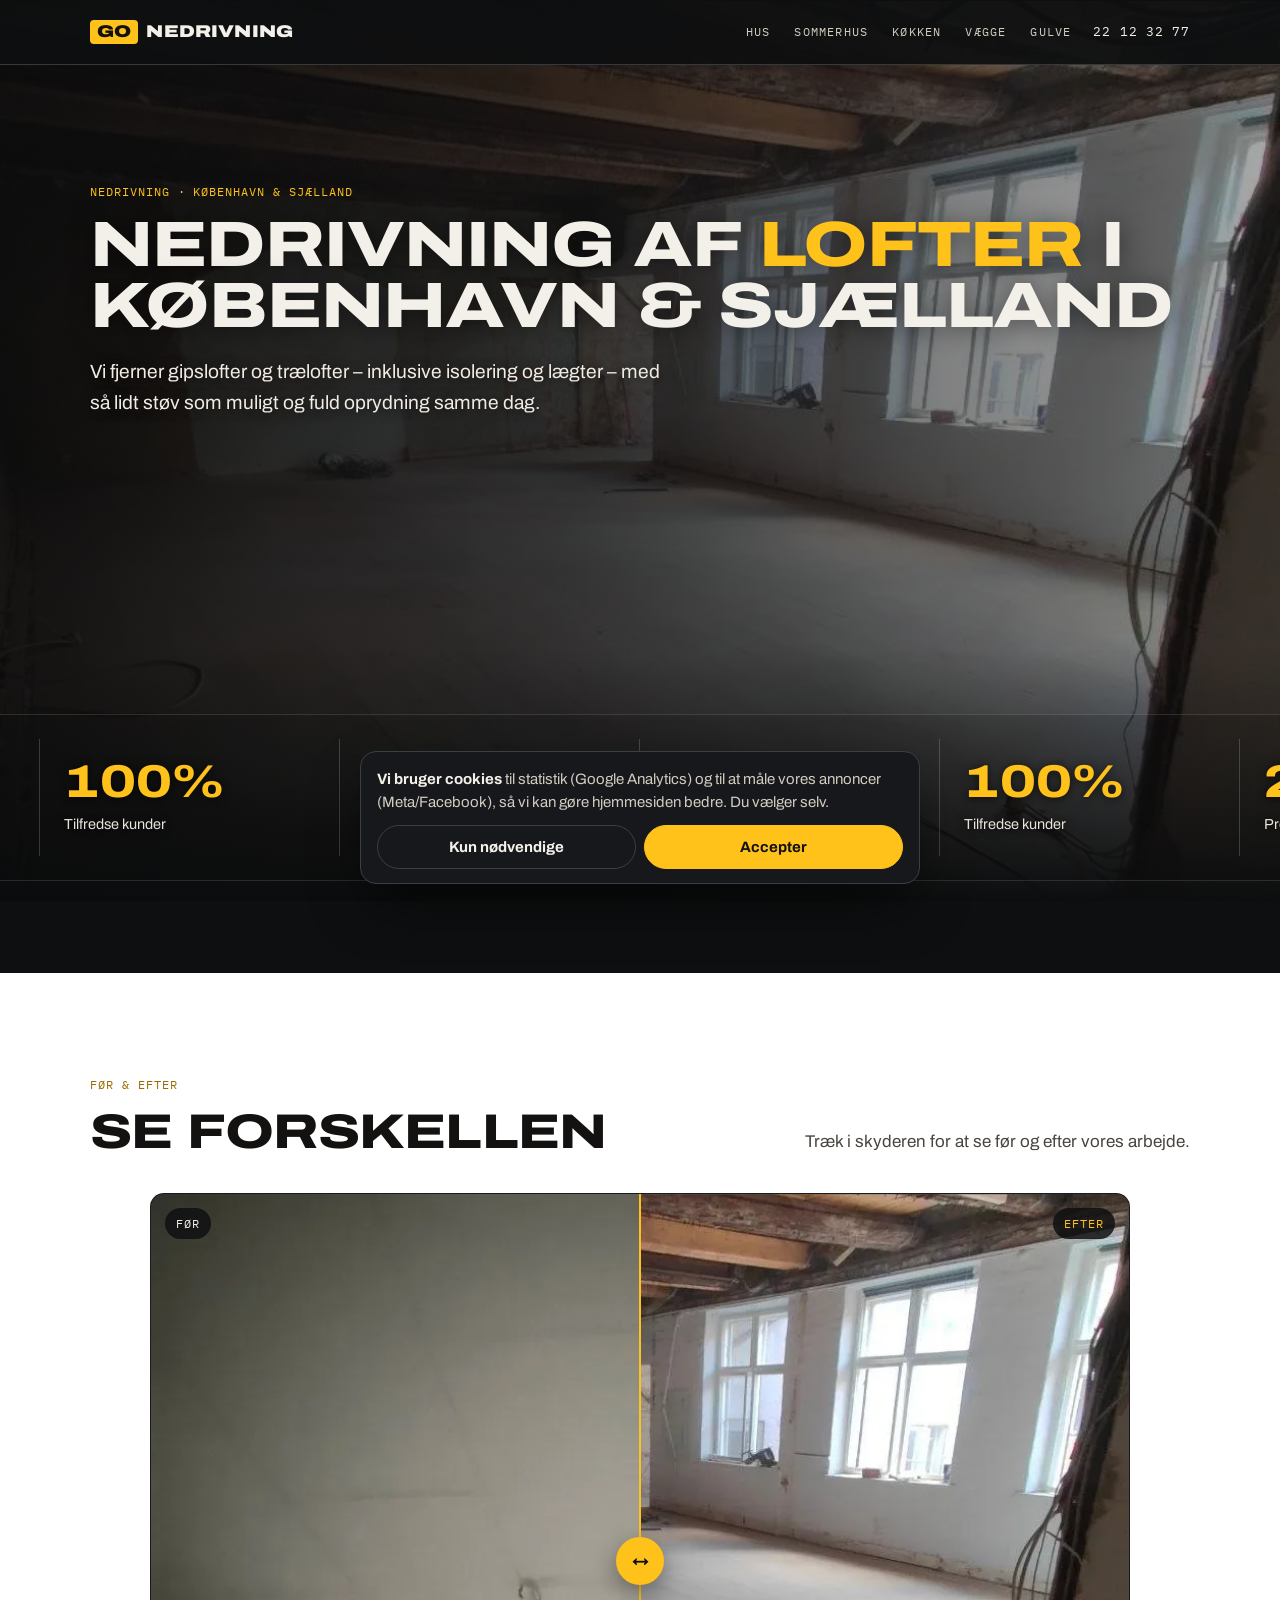
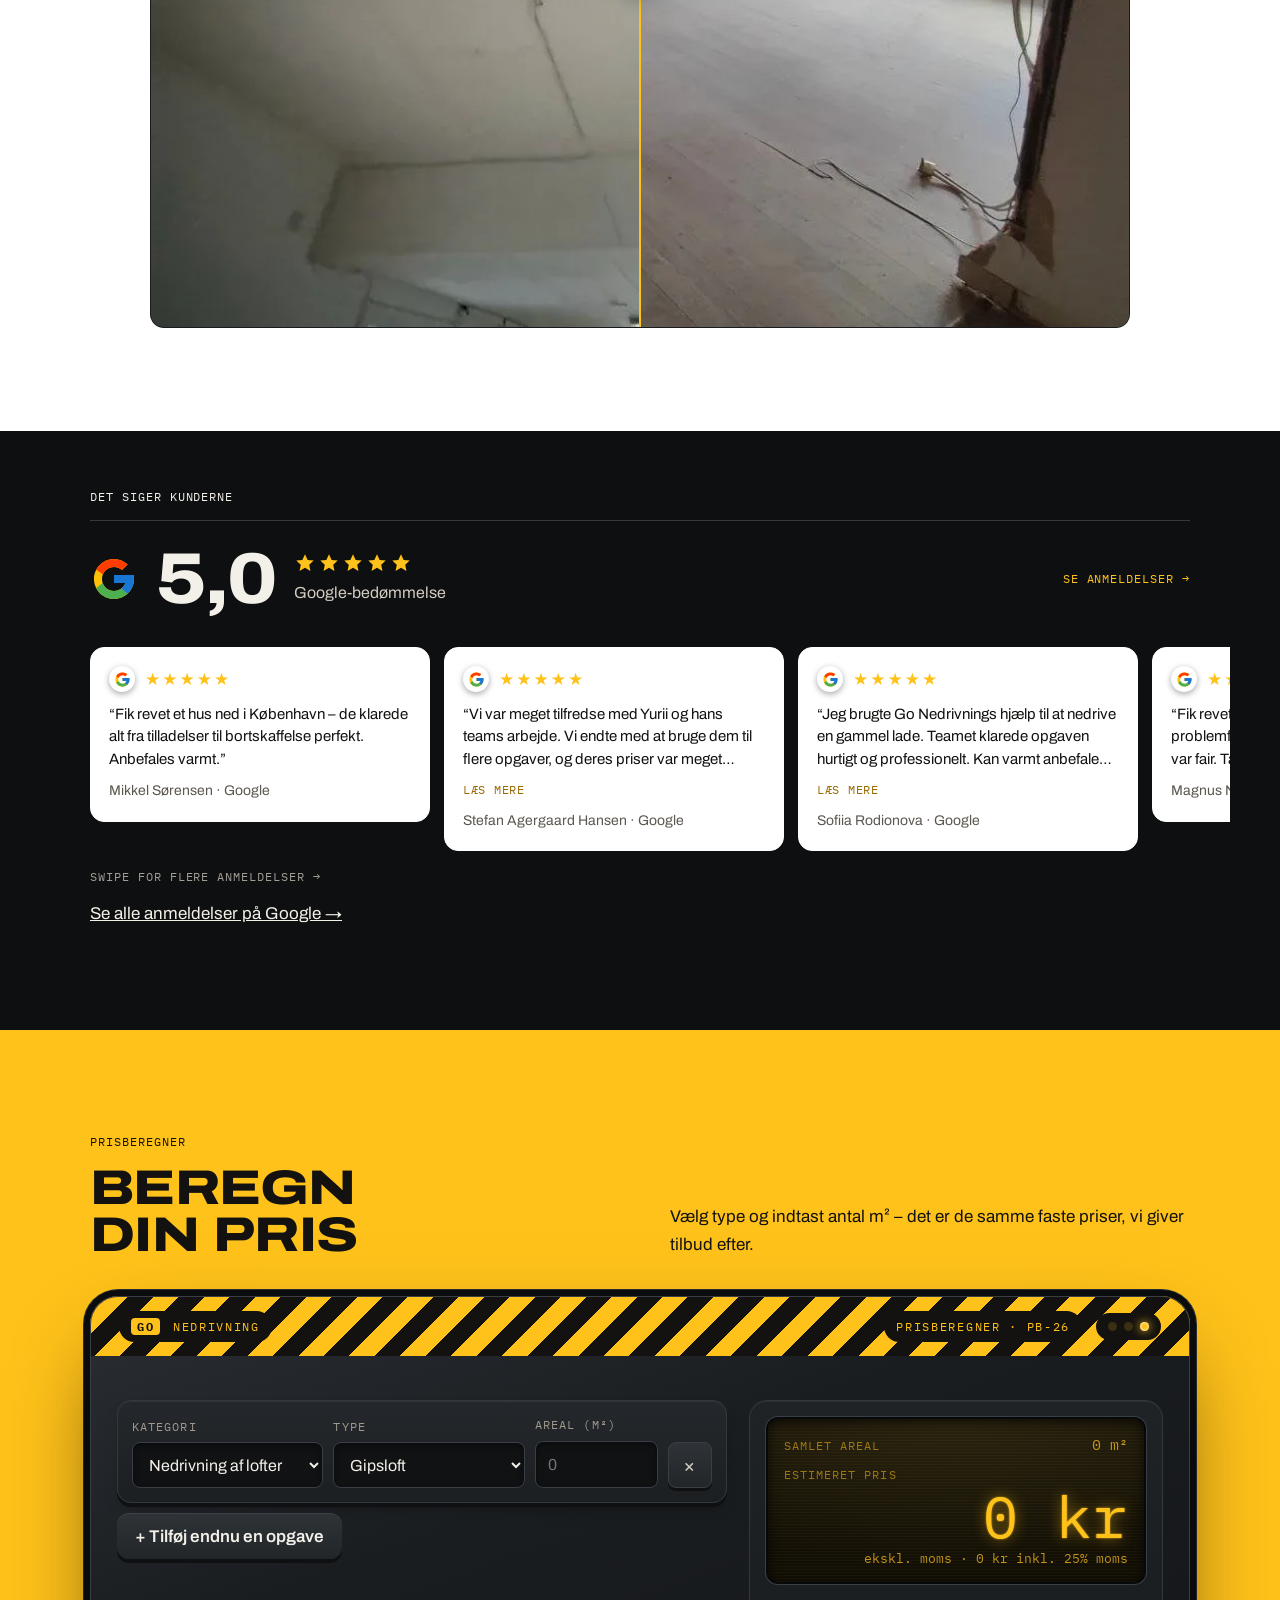
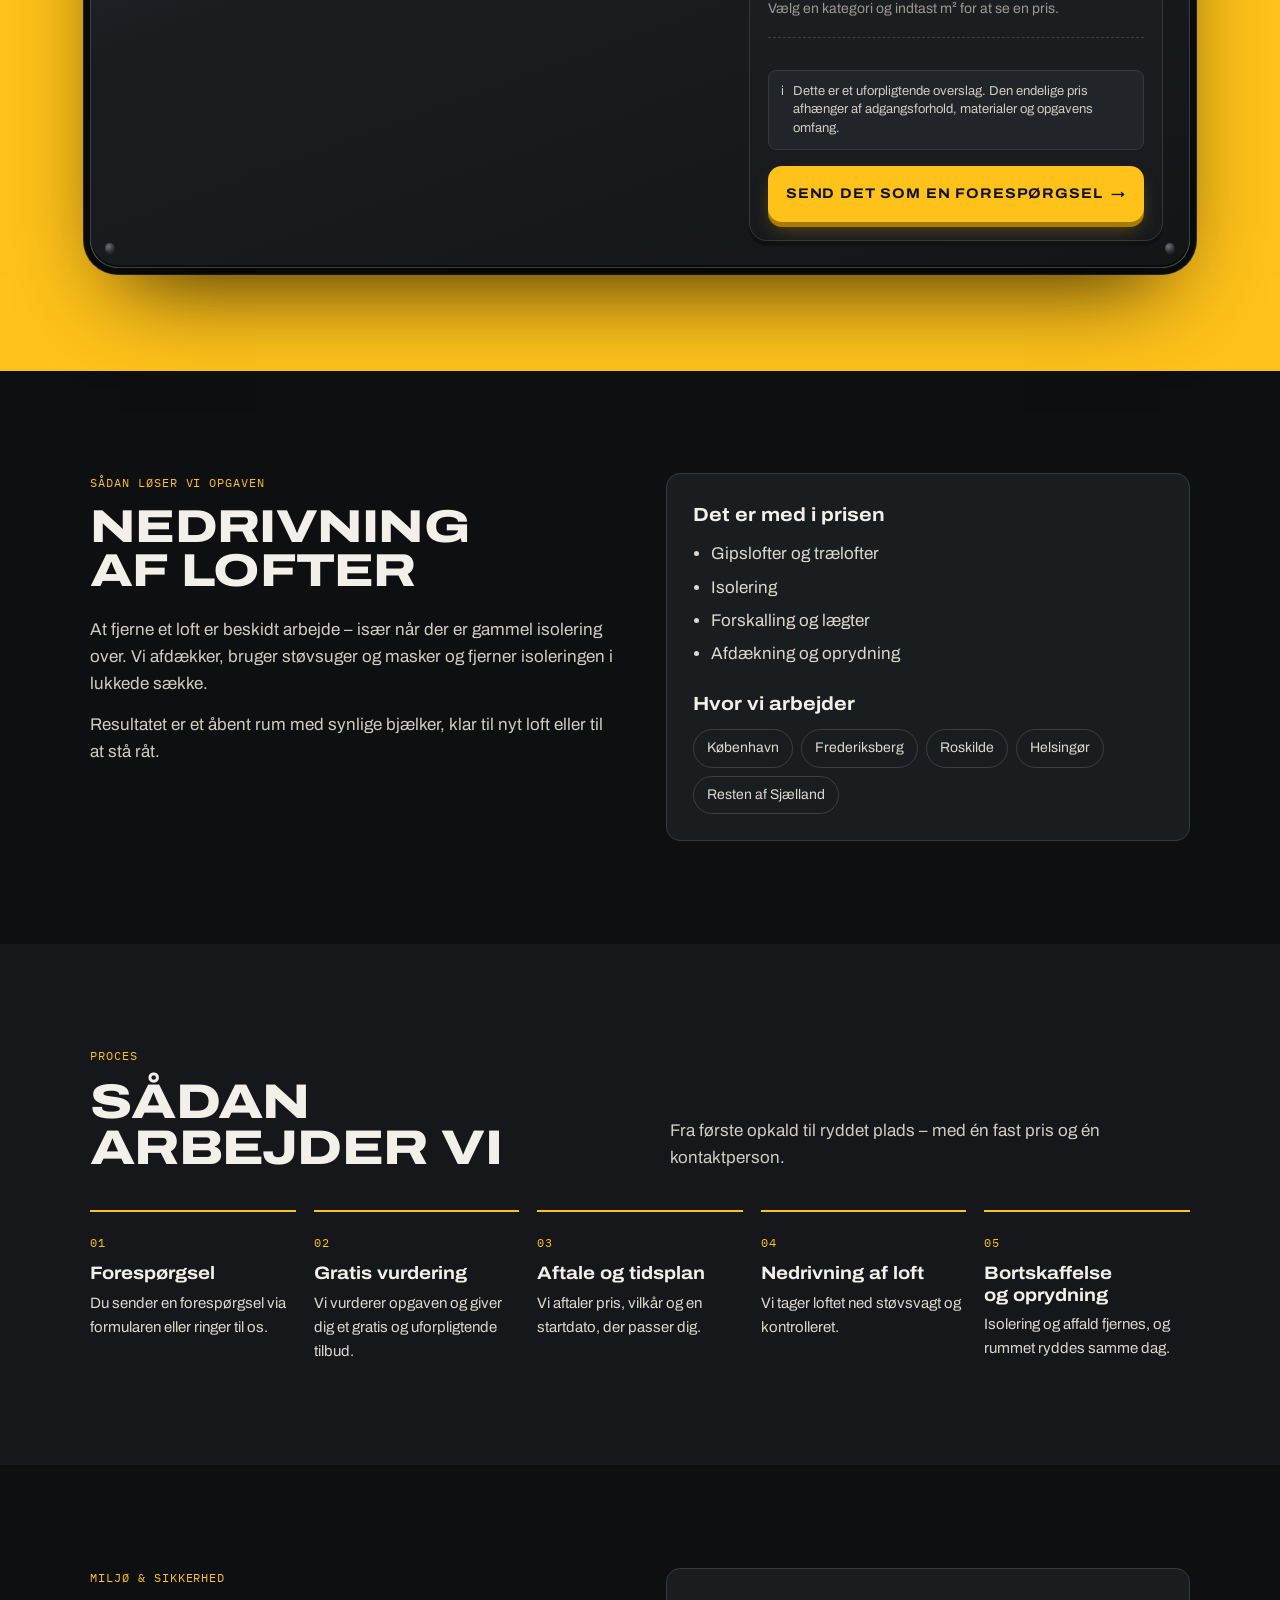
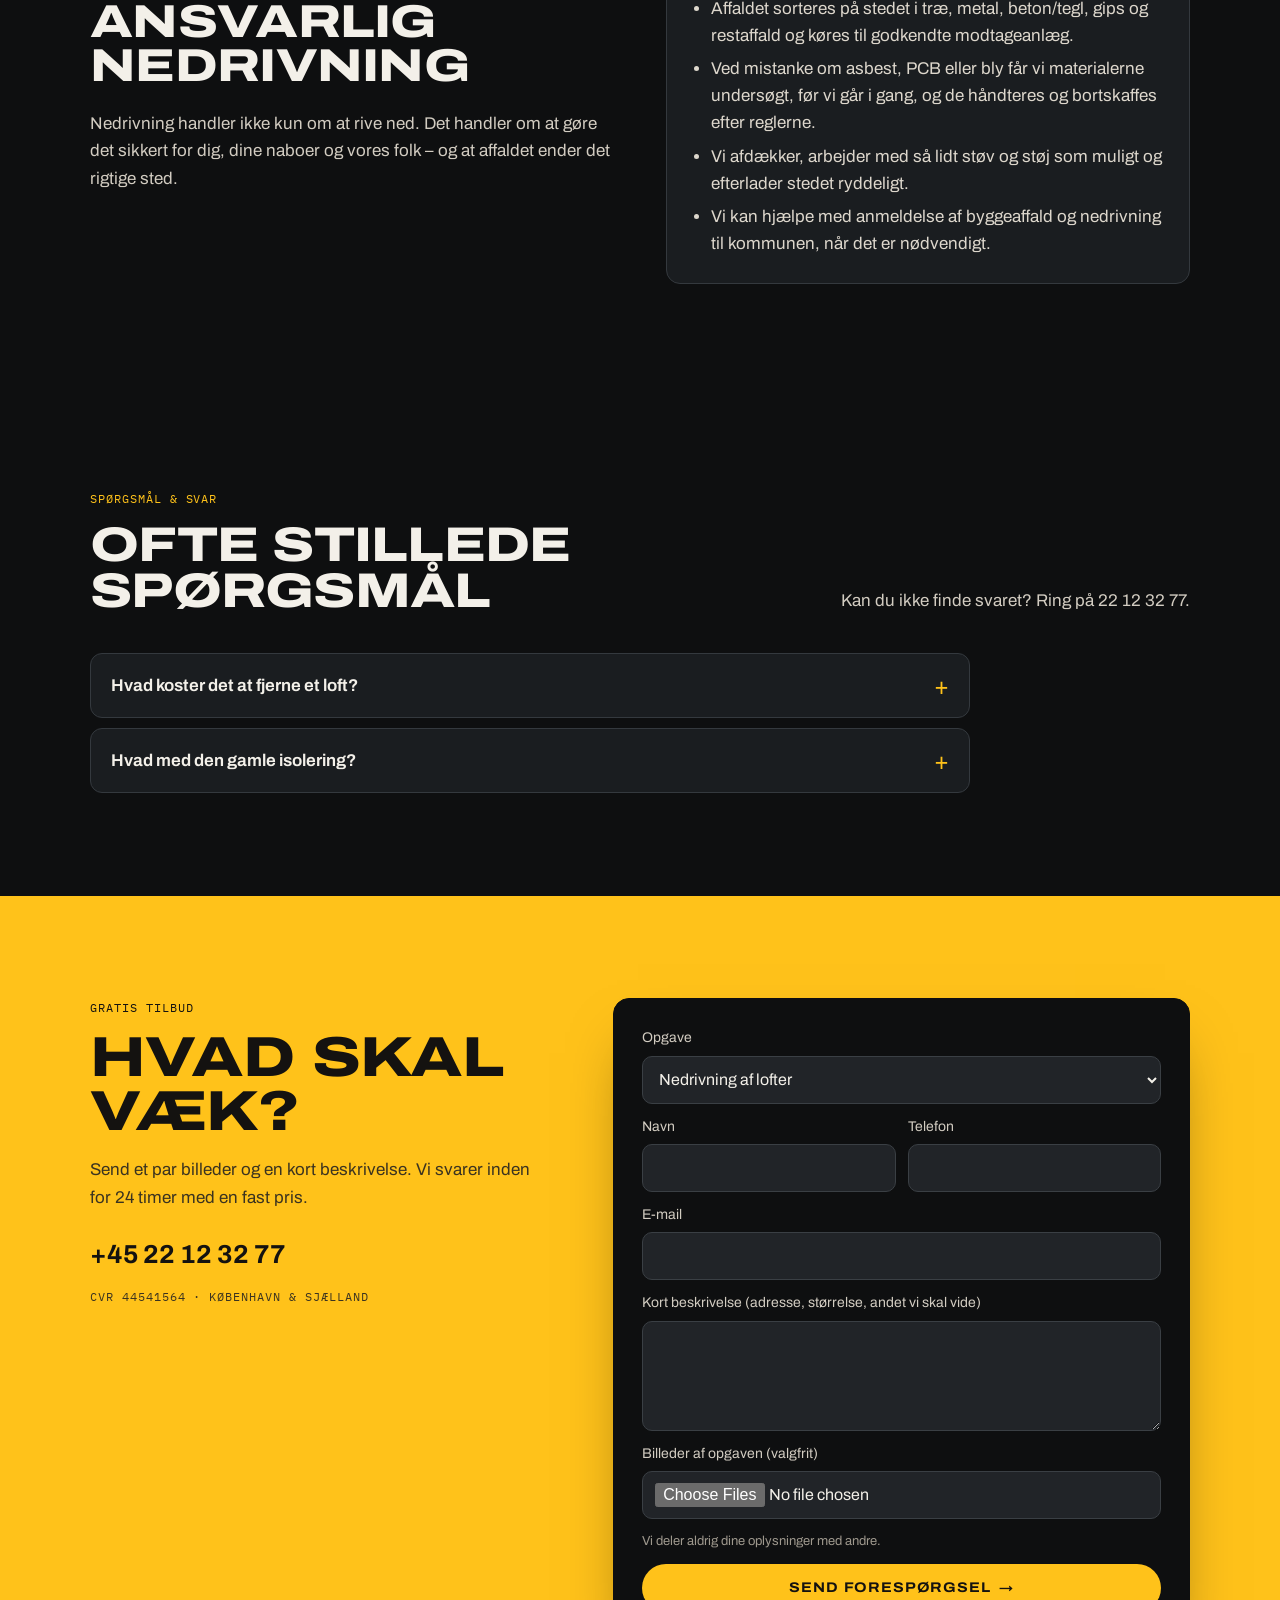
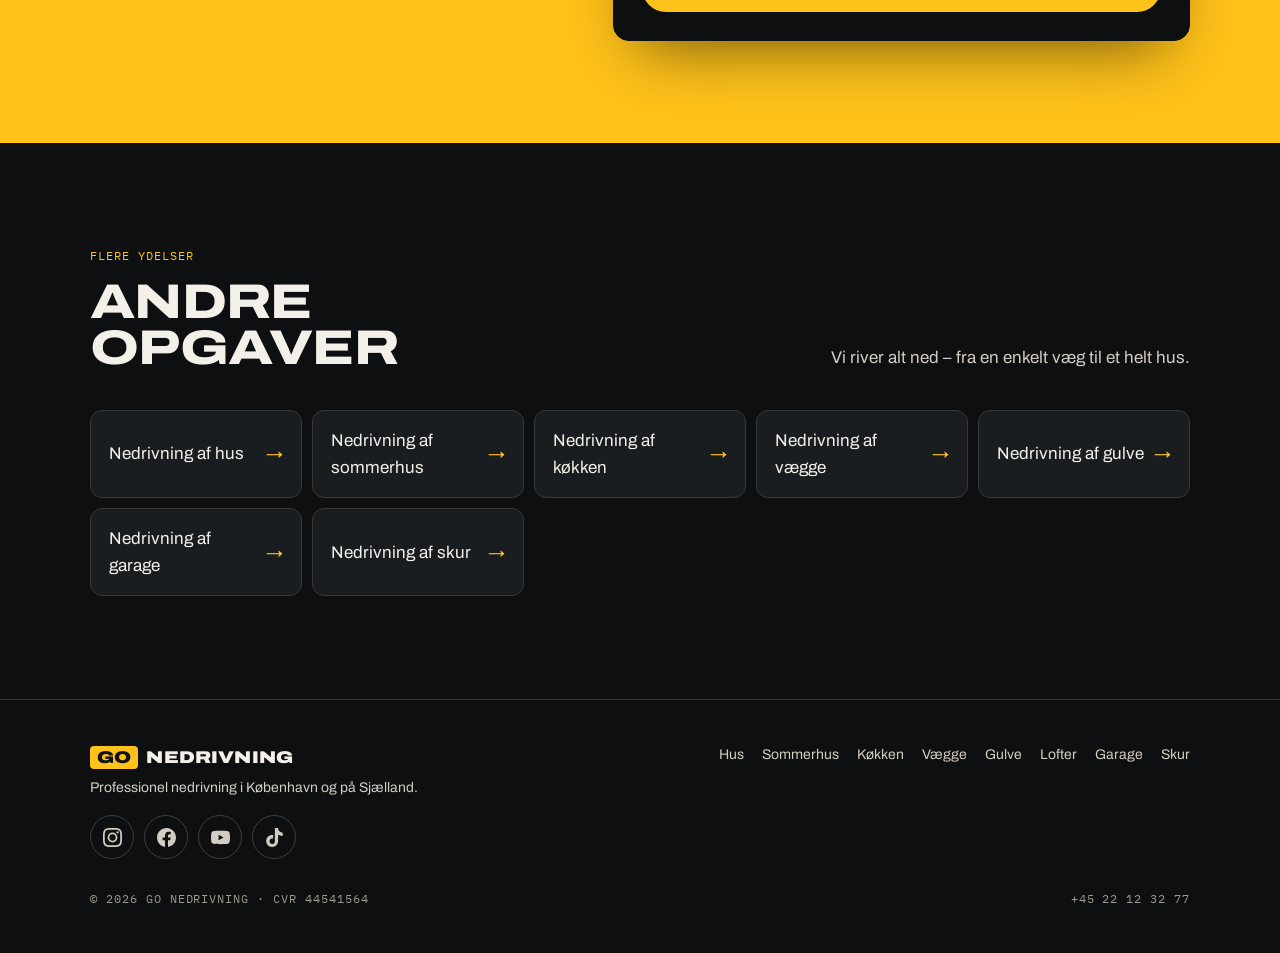
<file: nedrivning-af-lofter.html>
<!doctype html>
<html lang="da">
<head>
<meta charset="utf-8">
<script src="/ga.js"></script>
<meta name="viewport" content="width=device-width,initial-scale=1,viewport-fit=cover">
<title>Nedrivning af lofter 399 kr/m² | Fast pris · Svar på 15 min</title>
<meta name="description" content="✓ Fast pris 399 kr/m² ✓ Svar på 15 min ✓ Gratis tilbud. Gips- og trælofter fjernes inkl. bortskaffelse og oprydning. København &amp; Sjælland.">
<link rel="canonical" href="https://gonedrivning.dk/nedrivning-af-lofter">
<meta name="theme-color" content="#0E0F10">
<meta property="og:type" content="website"><meta property="og:locale" content="da_DK"><meta property="og:site_name" content="Go Nedrivning">
<meta property="og:title" content="Nedrivning af lofter 399 kr/m² | Fast pris · Svar på 15 min"><meta property="og:description" content="✓ Fast pris 399 kr/m² ✓ Svar på 15 min ✓ Gratis tilbud. Gips- og trælofter fjernes inkl. bortskaffelse og oprydning. København &amp; Sjælland.">
<meta property="og:url" content="https://gonedrivning.dk/nedrivning-af-lofter"><meta property="og:image" content="https://gonedrivning.dk/images/p/lofter-efter.webp">
<link rel="preconnect" href="https://fonts.googleapis.com"><link rel="preconnect" href="https://fonts.gstatic.com" crossorigin>
<link rel="stylesheet" href="https://fonts.googleapis.com/css2?family=Archivo:wdth,wght@62..125,100..900&family=IBM+Plex+Mono:wght@400;500&display=swap">
<link rel="icon" href="/favicon.ico" sizes="any"><link rel="icon" type="image/png" sizes="192x192" href="/icon-192.png"><link rel="apple-touch-icon" href="/apple-touch-icon.png"><link rel="manifest" href="/site.webmanifest">
<link rel="stylesheet" href="site.css">
<link rel="stylesheet" href="color.css">
<link rel="stylesheet" href="sub.css?v=6">
<script type="application/ld+json">[{"@context": "https://schema.org", "@type": "Service", "name": "Nedrivning af lofter", "serviceType": "Nedrivning af lofter", "areaServed": ["København", "Frederiksberg", "Roskilde", "Helsingør", "Sjælland"], "provider": {"@type": "HomeAndConstructionBusiness", "@id": "https://gonedrivning.dk/#business", "name": "Go Nedrivning", "telephone": "+45 22 12 32 77", "url": "https://gonedrivning.dk/"}, "offers": [{"@type": "Offer", "name": "Gipsloft", "priceCurrency": "DKK", "price": "399", "description": "399 kr/m²"}, {"@type": "Offer", "name": "Træloft", "priceCurrency": "DKK", "price": "399", "description": "399 kr/m²"}]}, {"@context": "https://schema.org", "@type": "FAQPage", "mainEntity": [{"@type": "Question", "name": "Hvad koster det at fjerne et loft?", "acceptedAnswer": {"@type": "Answer", "text": "399 kr/m² for både gipsloft og træloft, inkl. bortskaffelse og oprydning."}}, {"@type": "Question", "name": "Hvad med den gamle isolering?", "acceptedAnswer": {"@type": "Answer", "text": "Den fjernes i lukkede sække og bortskaffes korrekt. Ved mistanke om asbest i ældre lofter undersøges materialet først."}}]}, {"@context": "https://schema.org", "@type": "BreadcrumbList", "itemListElement": [{"@type": "ListItem", "position": 1, "name": "Forside", "item": "https://gonedrivning.dk/"}, {"@type": "ListItem", "position": 2, "name": "Nedrivning af lofter", "item": "https://gonedrivning.dk/nedrivning-af-lofter"}]}]</script>
</head>
<body>
<header class="hdr"><div class="wrap">
  <a class="logo" href="./" aria-label="Go Nedrivning – forside"><span class="logo-go">GO</span><span>NEDRIVNING</span></a>
  <nav class="nav" aria-label="Ydelser"><a href="nedrivning-af-hus">Hus</a><a href="nedrivning-sommerhus">Sommerhus</a><a href="kokken">Køkken</a><a href="nedrivning-af-vaegge">Vægge</a><a href="nedrivning-af-gulve">Gulve</a></nav>
  <a class="hdr-phone" href="tel:+4522123277">22 12 32 77</a>
</div></header>

<main>
<div class="wrap">
  <div class="hero">
    <div>
      <span class="kicker mono">Nedrivning · København &amp; Sjælland</span>
      <h1 class="display">Nedrivning af <span class="hl">lofter</span> i København &amp; Sjælland</h1>
      <p class="lead">Vi fjerner gipslofter og trælofter – inklusive isolering og lægter – med så lidt støv som muligt og fuld oprydning samme dag.</p>
    </div>
    <div class="hero-img"><img src="images/p/lofter-efter.webp" alt="Nedrivning af lofter – Go Nedrivning" fetchpriority="high"></div>
  </div>
  <div class="stats" aria-label="Resultater i tal"><div><b>460+</b><span>Nedrevne lofter</span></div><div><b>100%</b><span>Tilfredse kunder</span></div><div><b>27+</b><span>Projekter pr. måned</span></div></div>
</div>

<section class="s" id="foer-efter" style="margin-top:clamp(40px,6vw,72px)"><div class="wrap">
  <div class="s-head"><div><span class="kicker mono">Før &amp; efter</span><h2 class="display">Se forskellen</h2></div><p>Træk i skyderen for at se før og efter vores arbejde.</p></div>
  <div class="ba" data-ba>
    <img src="images/p/lofter-foer.webp" alt="Før: nedrivning af lofter" loading="lazy">
    <img class="after" src="images/p/lofter-efter.webp" alt="Efter: nedrivning af lofter" loading="lazy">
    <span class="tag l mono">Før</span><span class="tag r mono">Efter</span>
    <span class="bar" aria-hidden="true"></span><span class="knob" aria-hidden="true">↔</span>
    <input type="range" min="0" max="100" value="50" aria-label="Sammenlign før og efter">
  </div>
  
</div></section>

<section class="s" id="anmeldelser2" aria-labelledby="results-h">
    <div class="wrap">
      <span class="kicker mono">Det siger kunderne</span>
      <a class="gcard" href="https://www.google.com/maps?cid=13925887048254488472" target="_blank" rel="noopener" aria-label="5 ud af 5 stjerner på Google – se anmeldelser">
        <span class="gcard-logo"><svg class="h2g" viewBox="0 0 48 48" width="44" height="44" aria-hidden="true"><path fill="#FFC107" d="M43.6 20.1H42V20H24v8h11.3C33.7 32.7 29.2 36 24 36c-6.6 0-12-5.4-12-12s5.4-12 12-12c3.1 0 5.8 1.2 7.9 3.1l5.7-5.7C34 6.1 29.3 4 24 4 13 4 4 13 4 24s9 20 20 20 20-9 20-20c0-1.3-.1-2.6-.4-3.9z"/><path fill="#FF3D00" d="M6.3 14.7l6.6 4.8C14.7 15.1 19 12 24 12c3.1 0 5.8 1.2 7.9 3.1l5.7-5.7C34 6.1 29.3 4 24 4 16.3 4 9.7 8.3 6.3 14.7z"/><path fill="#4CAF50" d="M24 44c5.2 0 9.9-2 13.4-5.2l-6.2-5.2C29.2 35.1 26.7 36 24 36c-5.2 0-9.6-3.3-11.3-8l-6.5 5C9.5 39.6 16.2 44 24 44z"/><path fill="#1976D2" d="M43.6 20.1H42V20H24v8h11.3c-.8 2.2-2.2 4.2-4.1 5.6l6.2 5.2C37 39.2 44 34 44 24c0-1.3-.1-2.6-.4-3.9z"/></svg></span>
        <span class="gcard-score">5,0</span>
        <span class="gcard-mid"><span class="gcard-stars"><svg viewBox="0 0 24 24" width="22" height="22" aria-hidden="true"><path fill="currentColor" d="M12 2.5l2.9 6.1 6.6.8-4.9 4.6 1.3 6.6L12 17.3l-5.9 3.3 1.3-6.6-4.9-4.6 6.6-.8z"/></svg><svg viewBox="0 0 24 24" width="22" height="22" aria-hidden="true"><path fill="currentColor" d="M12 2.5l2.9 6.1 6.6.8-4.9 4.6 1.3 6.6L12 17.3l-5.9 3.3 1.3-6.6-4.9-4.6 6.6-.8z"/></svg><svg viewBox="0 0 24 24" width="22" height="22" aria-hidden="true"><path fill="currentColor" d="M12 2.5l2.9 6.1 6.6.8-4.9 4.6 1.3 6.6L12 17.3l-5.9 3.3 1.3-6.6-4.9-4.6 6.6-.8z"/></svg><svg viewBox="0 0 24 24" width="22" height="22" aria-hidden="true"><path fill="currentColor" d="M12 2.5l2.9 6.1 6.6.8-4.9 4.6 1.3 6.6L12 17.3l-5.9 3.3 1.3-6.6-4.9-4.6 6.6-.8z"/></svg><svg viewBox="0 0 24 24" width="22" height="22" aria-hidden="true"><path fill="currentColor" d="M12 2.5l2.9 6.1 6.6.8-4.9 4.6 1.3 6.6L12 17.3l-5.9 3.3 1.3-6.6-4.9-4.6 6.6-.8z"/></svg></span><span class="gcard-lbl" data-i18n="h2.glbl">Google-bedømmelse</span></span>
        <span class="gcard-go">Se anmeldelser →</span>
      </a>
      <h2 class="sr-only" id="results-h">Det siger kunderne</h2>
      <div class="rvm" id="reviews">
        <div class="rvm-track"><figure class="rev"><div class="stars" aria-label="5 ud af 5 stjerner">★★★★★</div><blockquote class="rv-q">“Fik revet et hus ned i København – de klarede alt fra tilladelser til bortskaffelse perfekt. Anbefales varmt.”</blockquote><button type="button" class="rv-more" hidden>Læs mere</button><figcaption>Mikkel Sørensen · Google</figcaption></figure><figure class="rev"><div class="stars" aria-label="5 ud af 5 stjerner">★★★★★</div><blockquote class="rv-q">“Vi var meget tilfredse med Yurii og hans teams arbejde. Vi endte med at bruge dem til flere opgaver, og deres priser var meget rimelige – også når opgavens omfang ændrede sig.”</blockquote><button type="button" class="rv-more" hidden>Læs mere</button><figcaption>Stefan Agergaard Hansen · Google</figcaption></figure><figure class="rev"><div class="stars" aria-label="5 ud af 5 stjerner">★★★★★</div><blockquote class="rv-q">“Jeg brugte Go Nedrivnings hjælp til at nedrive en gammel lade. Teamet klarede opgaven hurtigt og professionelt. Kan varmt anbefales – meget ansvarlige folk!”</blockquote><button type="button" class="rv-more" hidden>Læs mere</button><figcaption>Sofiia Rodionova · Google</figcaption></figure><figure class="rev"><div class="stars" aria-label="5 ud af 5 stjerner">★★★★★</div><blockquote class="rv-q">“Fik revet en gammel mur ned hurtigt og problemfrit. Meget professionelle, og prisen var fair. Tak for det gode arbejde!”</blockquote><button type="button" class="rv-more" hidden>Læs mere</button><figcaption>Magnus Nielsen · Google</figcaption></figure><figure class="rev"><div class="stars" aria-label="5 ud af 5 stjerner">★★★★★</div><blockquote class="rv-q">“Fik nedrevet vores kolonihavehus samt sortering og bortkørsel af affald – hurtigt og til en god pris. Anbefales varmt.”</blockquote><button type="button" class="rv-more" hidden>Læs mere</button><figcaption>Björn Illemann · Google</figcaption></figure><figure class="rev"><div class="stars" aria-label="5 ud af 5 stjerner">★★★★★</div><blockquote class="rv-q">“Fik hjælp til at opbryde 60 m² trægulv og sandunderlag. Pålidelig, til tiden og udførte arbejdet som aftalt!”</blockquote><button type="button" class="rv-more" hidden>Læs mere</button><figcaption>S. F. · Google</figcaption></figure></div>
      </div>
      <p class="rvm-hint">Swipe for flere anmeldelser →</p>
      <p class="xlinks"><a href="https://www.google.com/maps?cid=13925887048254488472" target="_blank" rel="noopener">Se alle anmeldelser på Google →</a></p>
    </div>
  </section>


<section class="s" id="beregner" data-cat="3"><div class="wrap">
  <div class="s-head"><div><span class="kicker mono">Prisberegner</span><h2 class="display">Beregn din pris</h2></div><p>Vælg type og indtast antal m² – det er de samme faste priser, vi giver tilbud efter.</p></div>
      <div class="calc calc-dev rv pre">
        <div class="calc-top" aria-hidden="true"><span class="calc-brand"><b>GO</b> NEDRIVNING</span><span class="calc-model">PRISBEREGNER · PB-26</span><span class="calc-leds"><i></i><i></i><i class="on"></i></span></div>
        <div class="calc-rows"><div class="calc-rows" id="calcCats"></div><button type="button" class="calc-add" id="calcAdd">+ <span>Tilføj endnu en opgave</span></button></div>
        <aside class="calc-sum" aria-live="polite">
          <div class="calc-lcd">
          <div class="row1"><div class="lbl">Samlet areal</div><div class="vat"><span id="calcArea">0</span> m²</div></div>
          <div class="lbl" style="margin-top:8px">Estimeret pris</div>
          <div class="tot"><span id="calcTotal">0</span> kr</div>
          <div class="vat"><span>ekskl. moms</span> · <span id="calcVat">0</span> kr <span>inkl. 25% moms</span></div>
          </div>
          <p class="calc-empty" id="calcEmpty">Vælg en kategori og indtast m² for at se en pris.</p>
          <ul class="calc-lines" id="calcLines" hidden></ul>
          <div class="calc-note"><span aria-hidden="true">i</span><span>Dette er et uforpligtende overslag. Den endelige pris afhænger af adgangsforhold, materialer og opgavens omfang.</span></div>
          <button type="button" class="btn btn-accent" id="calcSend"><span>Send det som en forespørgsel</span><span class="arr" aria-hidden="true">→</span></button>
        </aside>
      </div>
</div></section>

<section class="s" id="om"><div class="wrap two">
  <div class="prose"><span class="kicker mono">Sådan løser vi opgaven</span><h2 class="display" style="font-size:clamp(30px,3.6vw,48px);margin-bottom:22px">Nedrivning af lofter</h2><p>At fjerne et loft er beskidt arbejde – især når der er gammel isolering over. Vi afdækker, bruger støvsuger og masker og fjerner isoleringen i lukkede sække.</p><p>Resultatet er et åbent rum med synlige bjælker, klar til nyt loft eller til at stå råt.</p></div>
  <div class="box"><h3>Det er med i prisen</h3><ul><li>Gipslofter og trælofter</li><li>Isolering</li><li>Forskalling og lægter</li><li>Afdækning og oprydning</li></ul>
    <h3 style="margin-top:22px">Hvor vi arbejder</h3>
    <ul class="chips"><li>København</li><li>Frederiksberg</li><li>Roskilde</li><li>Helsingør</li><li>Resten af Sjælland</li></ul></div>
</div></section>

<section class="s" id="proces"><div class="wrap">
  <div class="s-head"><div><span class="kicker mono">Proces</span><h2 class="display">Sådan arbejder vi</h2></div><p>Fra første opkald til ryddet plads – med én fast pris og én kontaktperson.</p></div>
  <div class="steps"><div><span class="n mono">01</span><h3>Forespørgsel</h3><p>Du sender en forespørgsel via formularen eller ringer til os.</p></div><div><span class="n mono">02</span><h3>Gratis vurdering</h3><p>Vi vurderer opgaven og giver dig et gratis og uforpligtende tilbud.</p></div><div><span class="n mono">03</span><h3>Aftale og tidsplan</h3><p>Vi aftaler pris, vilkår og en startdato, der passer dig.</p></div><div><span class="n mono">04</span><h3>Nedrivning af loft</h3><p>Vi tager loftet ned støvsvagt og kontrolleret.</p></div><div><span class="n mono">05</span><h3>Bortskaffelse og oprydning</h3><p>Isolering og affald fjernes, og rummet ryddes samme dag.</p></div></div>
</div></section>

<section class="s" id="miljo"><div class="wrap two">
  <div class="prose"><span class="kicker mono">Miljø &amp; sikkerhed</span><h2 class="display" style="font-size:clamp(30px,3.6vw,48px);margin-bottom:22px">Ansvarlig nedrivning</h2>
    <p>Nedrivning handler ikke kun om at rive ned. Det handler om at gøre det sikkert for dig, dine naboer og vores folk – og at affaldet ender det rigtige sted.</p></div>
  <div class="box"><ul><li>Affaldet sorteres på stedet i træ, metal, beton/tegl, gips og restaffald og køres til godkendte modtageanlæg.</li><li>Ved mistanke om asbest, PCB eller bly får vi materialerne undersøgt, før vi går i gang, og de håndteres og bortskaffes efter reglerne.</li><li>Vi afdækker, arbejder med så lidt støv og støj som muligt og efterlader stedet ryddeligt.</li><li>Vi kan hjælpe med anmeldelse af byggeaffald og nedrivning til kommunen, når det er nødvendigt.</li></ul></div>
</div></section>


<section class="s" id="faq"><div class="wrap">
  <div class="s-head"><div><span class="kicker mono">Spørgsmål &amp; svar</span><h2 class="display">Ofte stillede spørgsmål</h2></div><p>Kan du ikke finde svaret? Ring på 22 12 32 77.</p></div>
  <div class="faq"><details><summary>Hvad koster det at fjerne et loft?</summary><p>399 kr/m² for både gipsloft og træloft, inkl. bortskaffelse og oprydning.</p></details><details><summary>Hvad med den gamle isolering?</summary><p>Den fjernes i lukkede sække og bortskaffes korrekt. Ved mistanke om asbest i ældre lofter undersøges materialet først.</p></details></div>
</div></section>

<section class="s" id="tilbud"><div class="wrap quote">
  <div><span class="kicker mono">Gratis tilbud</span><h2 class="display" style="font-size:clamp(32px,4.4vw,62px)">Hvad skal væk?</h2>
    <p style="color:var(--muted);max-width:44ch;margin:18px 0 0">Send et par billeder og en kort beskrivelse. Vi svarer inden for 24 timer med en fast pris.</p>
    <ul class="contact-list"><li><a href="tel:+4522123277">+45 22 12 32 77</a></li><li class="mono" style="color:var(--muted)">CVR 44541564 · København &amp; Sjælland</li></ul></div>
  <form action="https://formsubmit.co/gonedrivning@gmail.com" method="POST" enctype="multipart/form-data">
    <input type="hidden" name="_subject" value="Ny forespørgsel: Nedrivning af lofter">
    <input type="hidden" name="_captcha" value="false"><input type="hidden" name="_template" value="table"><input type="text" name="_honey" tabindex="-1" autocomplete="off" aria-hidden="true" style="position:absolute;left:-9999px;width:1px;height:1px;opacity:0">
    <input type="hidden" name="_next" value="https://gonedrivning.dk/nedrivning-af-lofter?sendt=1">
    <label for="f-job">Opgave<select id="f-job" name="Opgave"><option>Nedrivning af hus</option><option>Nedrivning af sommerhus</option><option>Nedrivning af køkken</option><option>Nedrivning af vægge</option><option>Nedrivning af gulve</option><option selected>Nedrivning af lofter</option><option>Nedrivning af garage</option><option>Nedrivning af skur</option><option>Anden nedrivning</option></select></label>
    <div class="row2"><label for="f-name">Navn<input id="f-name" name="Navn" autocomplete="name" required></label>
    <label for="f-tel">Telefon<input id="f-tel" name="Telefon" type="tel" autocomplete="tel" inputmode="tel" required></label></div>
    <label for="f-mail">E-mail<input id="f-mail" name="E-mail" type="email" autocomplete="email"></label>
    <label for="f-msg">Kort beskrivelse (adresse, størrelse, andet vi skal vide)<textarea id="f-msg" name="Besked"></textarea></label>
    <label for="f-ph">Billeder af opgaven (valgfrit)<input id="f-ph" name="attachment" type="file" accept="image/*" multiple></label>
    <p class="hint">Vi deler aldrig dine oplysninger med andre.</p>
    <button type="submit" class="btn btn-accent">Send forespørgsel<span class="arr" aria-hidden="true">→</span></button>
  </form>
</div></section>

<section class="s"><div class="wrap">
  <div class="s-head"><div><span class="kicker mono">Flere ydelser</span><h2 class="display">Andre opgaver</h2></div><p>Vi river alt ned – fra en enkelt væg til et helt hus.</p></div>
  <div class="others"><a href="nedrivning-af-hus">Nedrivning af hus<span aria-hidden="true">→</span></a><a href="nedrivning-sommerhus">Nedrivning af sommerhus<span aria-hidden="true">→</span></a><a href="kokken">Nedrivning af køkken<span aria-hidden="true">→</span></a><a href="nedrivning-af-vaegge">Nedrivning af vægge<span aria-hidden="true">→</span></a><a href="nedrivning-af-gulve">Nedrivning af gulve<span aria-hidden="true">→</span></a><a href="nedrivning-af-garage">Nedrivning af garage<span aria-hidden="true">→</span></a><a href="nedrivning-skur">Nedrivning af skur<span aria-hidden="true">→</span></a></div>
</div></section>
</main>

<footer class="foot"><div class="wrap">
  <div class="foot-in">
    <div><a class="logo" href="./"><span class="logo-go">GO</span><span>NEDRIVNING</span></a>
      <p>Professionel nedrivning i København og på Sjælland.</p><div class="social"><a href="https://www.instagram.com/gonedrivning/" target="_blank" rel="noopener" aria-label="Go Nedrivning på Instagram"><svg viewBox="0 0 24 24" aria-hidden="true"><path d="M12 2.2c3.2 0 3.6 0 4.8.1 3.3.1 4.8 1.7 4.9 4.9.1 1.3.1 1.6.1 4.8s0 3.6-.1 4.8c-.1 3.2-1.7 4.8-4.9 4.9-1.3.1-1.6.1-4.8.1s-3.6 0-4.8-.1c-3.3-.1-4.8-1.7-4.9-4.9C2.2 15.6 2.2 15.2 2.2 12s0-3.6.1-4.8C2.4 3.9 4 2.4 7.2 2.3 8.4 2.2 8.8 2.2 12 2.2zM12 0C8.7 0 8.3 0 7.1.1 2.7.3.3 2.7.1 7.1 0 8.3 0 8.7 0 12s0 3.7.1 4.9c.2 4.4 2.6 6.8 7 7 1.2.1 1.6.1 4.9.1s3.7 0 4.9-.1c4.4-.2 6.8-2.6 7-7 .1-1.2.1-1.6.1-4.9s0-3.7-.1-4.9c-.2-4.4-2.6-6.8-7-7C15.7 0 15.3 0 12 0zm0 5.8a6.2 6.2 0 1 0 0 12.4 6.2 6.2 0 0 0 0-12.4zM12 16a4 4 0 1 1 0-8 4 4 0 0 1 0 8zm6.4-11.8a1.4 1.4 0 1 0 0 2.9 1.4 1.4 0 0 0 0-2.9z"/></svg></a><a href="https://www.facebook.com/share/18Hji8mext/" target="_blank" rel="noopener" aria-label="Go Nedrivning på Facebook"><svg viewBox="0 0 24 24" aria-hidden="true"><path d="M24 12.07C24 5.4 18.63 0 12 0S0 5.4 0 12.07C0 18.1 4.39 23.1 10.13 24v-8.44H7.08v-3.49h3.05V9.41c0-3.02 1.79-4.69 4.53-4.69 1.31 0 2.68.24 2.68.24v2.97h-1.51c-1.49 0-1.95.93-1.95 1.88v2.26h3.33l-.53 3.49h-2.8V24C19.61 23.1 24 18.1 24 12.07z"/></svg></a><a href="https://youtube.com/@gonedrivning" target="_blank" rel="noopener" aria-label="Go Nedrivning på YouTube"><svg viewBox="0 0 24 24" aria-hidden="true"><path d="M23.5 6.2a3 3 0 0 0-2.1-2.1C19.5 3.6 12 3.6 12 3.6s-7.5 0-9.4.5A3 3 0 0 0 .5 6.2 31 31 0 0 0 0 12a31 31 0 0 0 .5 5.8 3 3 0 0 0 2.1 2.1c1.9.5 9.4.5 9.4.5s7.5 0 9.4-.5a3 3 0 0 0 2.1-2.1A31 31 0 0 0 24 12a31 31 0 0 0-.5-5.8zM9.6 15.6V8.4l6.2 3.6-6.2 3.6z"/></svg></a><a href="https://www.tiktok.com/@go.nedrivning" target="_blank" rel="noopener" aria-label="Go Nedrivning på TikTok"><svg viewBox="0 0 24 24" aria-hidden="true"><path d="M12.5.02c1.31-.02 2.61-.01 3.91-.02.08 1.53.63 3.09 1.75 4.17 1.12 1.11 2.7 1.62 4.24 1.79v4.03c-1.44-.05-2.89-.35-4.2-.97-.57-.26-1.1-.59-1.62-.93-.01 2.92.01 5.84-.02 8.75-.08 1.4-.54 2.79-1.35 3.94-1.31 1.92-3.58 3.17-5.91 3.21-1.43.08-2.86-.31-4.08-1.03-2.02-1.19-3.44-3.37-3.65-5.71-.02-.5-.03-1-.01-1.49.18-1.9 1.12-3.72 2.58-4.96 1.66-1.44 3.98-2.13 6.15-1.72.02 1.48-.04 2.96-.04 4.44-.99-.32-2.15-.23-3.02.37-.63.41-1.11 1.04-1.36 1.75-.21.51-.15 1.07-.14 1.61.24 1.64 1.82 3.02 3.5 2.87 1.12-.01 2.19-.66 2.77-1.61.19-.33.4-.67.41-1.06.1-1.79.06-3.57.07-5.36.01-4.03-.01-8.05.02-12.07z"/></svg></a></div></div>
    <nav aria-label="Ydelser"><a href="nedrivning-af-hus">Hus</a><a href="nedrivning-sommerhus">Sommerhus</a><a href="kokken">Køkken</a><a href="nedrivning-af-vaegge">Vægge</a><a href="nedrivning-af-gulve">Gulve</a><a href="nedrivning-af-lofter">Lofter</a><a href="nedrivning-af-garage">Garage</a><a href="nedrivning-skur">Skur</a></nav>
  </div>
  <div class="legal mono"><span>© 2026 Go Nedrivning · CVR 44541564</span><a href="tel:+4522123277" style="text-decoration:none">+45 22 12 32 77</a></div>
</div></footer>

<div class="mbar"><a class="btn btn-accent" href="#tilbud">Få et gratis tilbud</a><a class="btn btn-ghost call" href="tel:+4522123277" aria-label="Ring 22 12 32 77"><svg width="18" height="18" viewBox="0 0 24 24" fill="none" stroke="currentColor" stroke-width="2"><path d="M22 16.9v3a2 2 0 0 1-2.2 2 19.8 19.8 0 0 1-8.6-3.1 19.5 19.5 0 0 1-6-6A19.8 19.8 0 0 1 2.1 4.2 2 2 0 0 1 4.1 2h3a2 2 0 0 1 2 1.7c.1.9.4 1.8.7 2.7a2 2 0 0 1-.5 2.1L8 9.8a16 16 0 0 0 6 6l1.3-1.3a2 2 0 0 1 2.1-.4c.9.3 1.8.6 2.7.7a2 2 0 0 1 1.7 2z"/></svg></a></div>

<script>
document.querySelectorAll('[data-ba]').forEach(function(el){var r=el.querySelector('input'),a=el.querySelector('.after'),b=el.querySelector('.bar'),k=el.querySelector('.knob');
  function set(v){a.style.clipPath='inset(0 0 0 '+v+'%)';b.style.left=v+'%';k.style.left=v+'%'}r.addEventListener('input',function(){set(r.value)});set(50)});
document.querySelectorAll('.vid').forEach(function(v){v.addEventListener('click',function(){var f=document.createElement('iframe');
  f.src='https://www.youtube-nocookie.com/embed/'+v.dataset.yt+'?autoplay=1&rel=0';f.allow='autoplay; encrypted-media; picture-in-picture';f.allowFullscreen=true;f.title=v.getAttribute('aria-label');
  v.innerHTML='';v.appendChild(f);v.style.cursor='default'},{once:true})});
document.querySelectorAll('[data-pick]').forEach(function(b){b.addEventListener('click',function(){var m=document.getElementById('f-msg');if(m&&!m.value)m.value='Pakke: '+b.dataset.pick+'\n'})});
document.querySelectorAll('input[name=_next]').forEach(function(i){i.value=location.origin+location.pathname+'?sendt=1'});

</script>
<script src="/thanks.js" defer></script>
<script src="sub.js?v=6" defer></script>
</body>
</html>
</file>
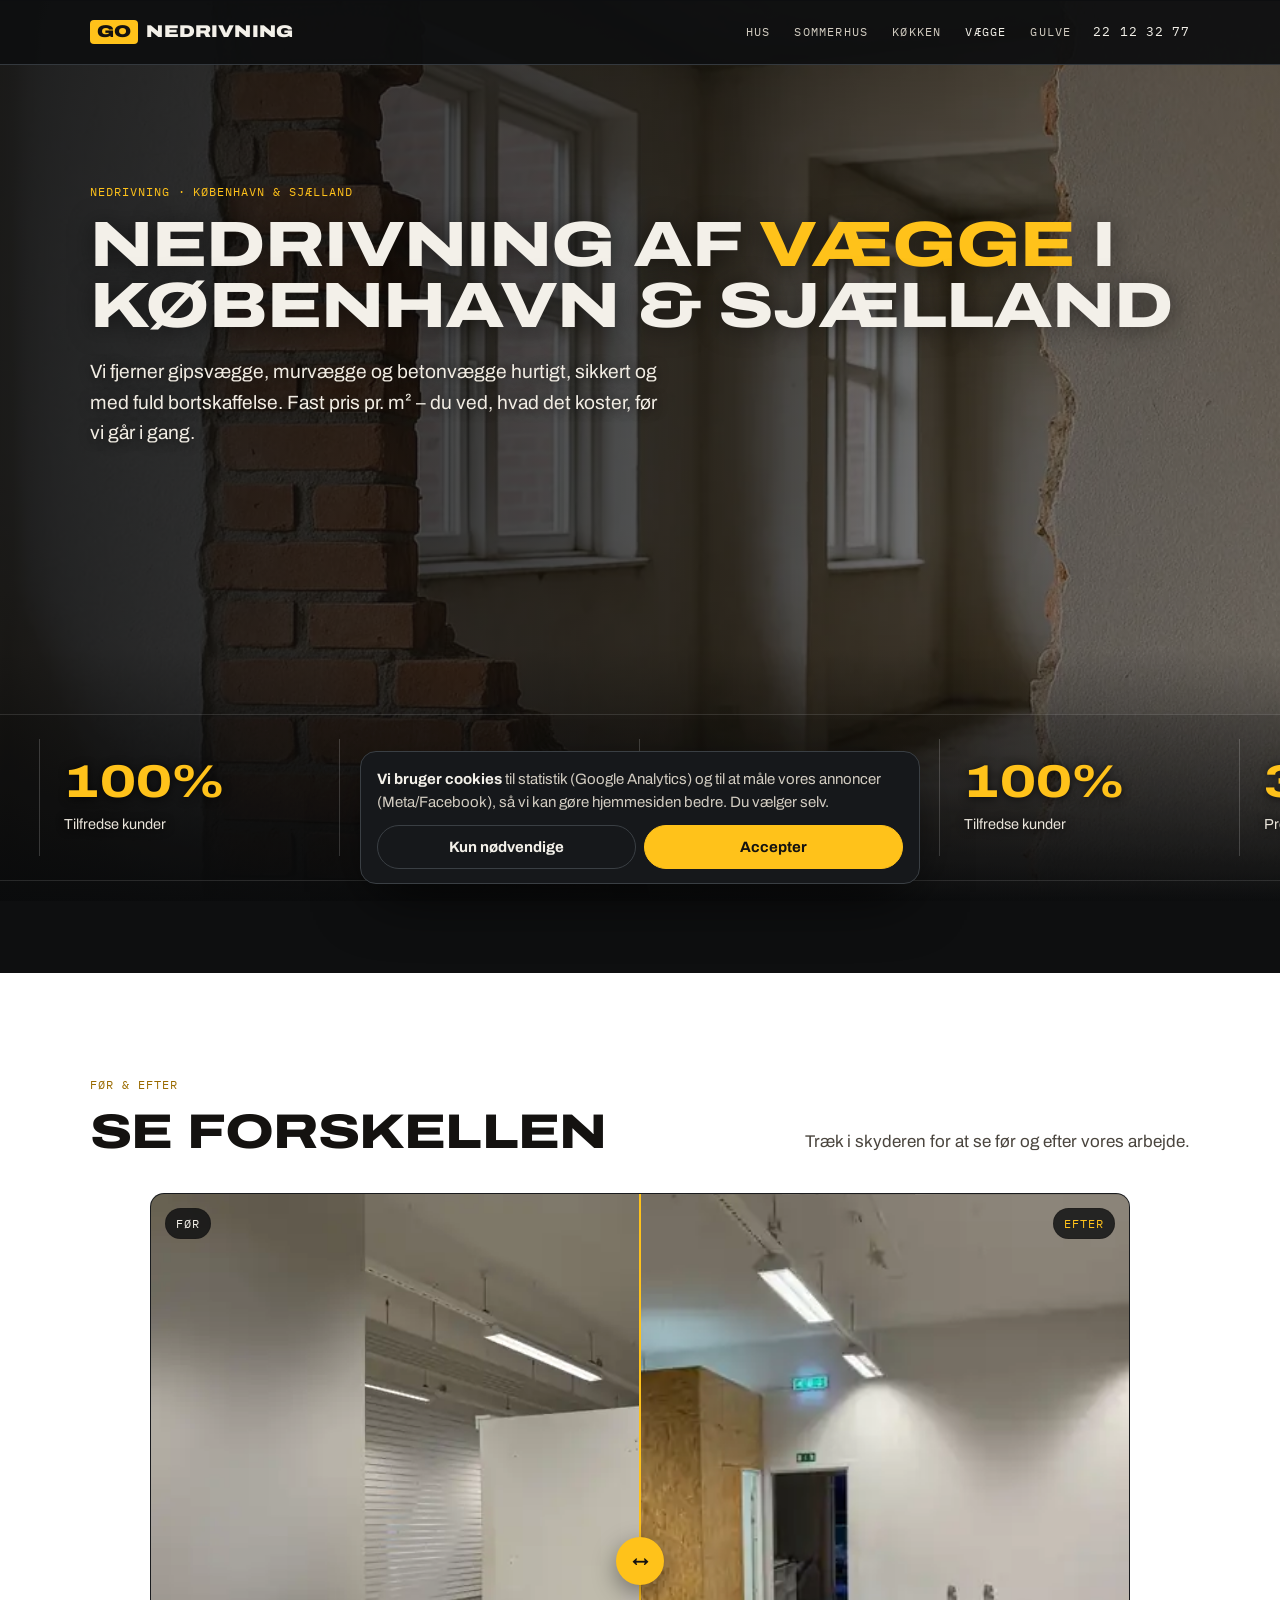
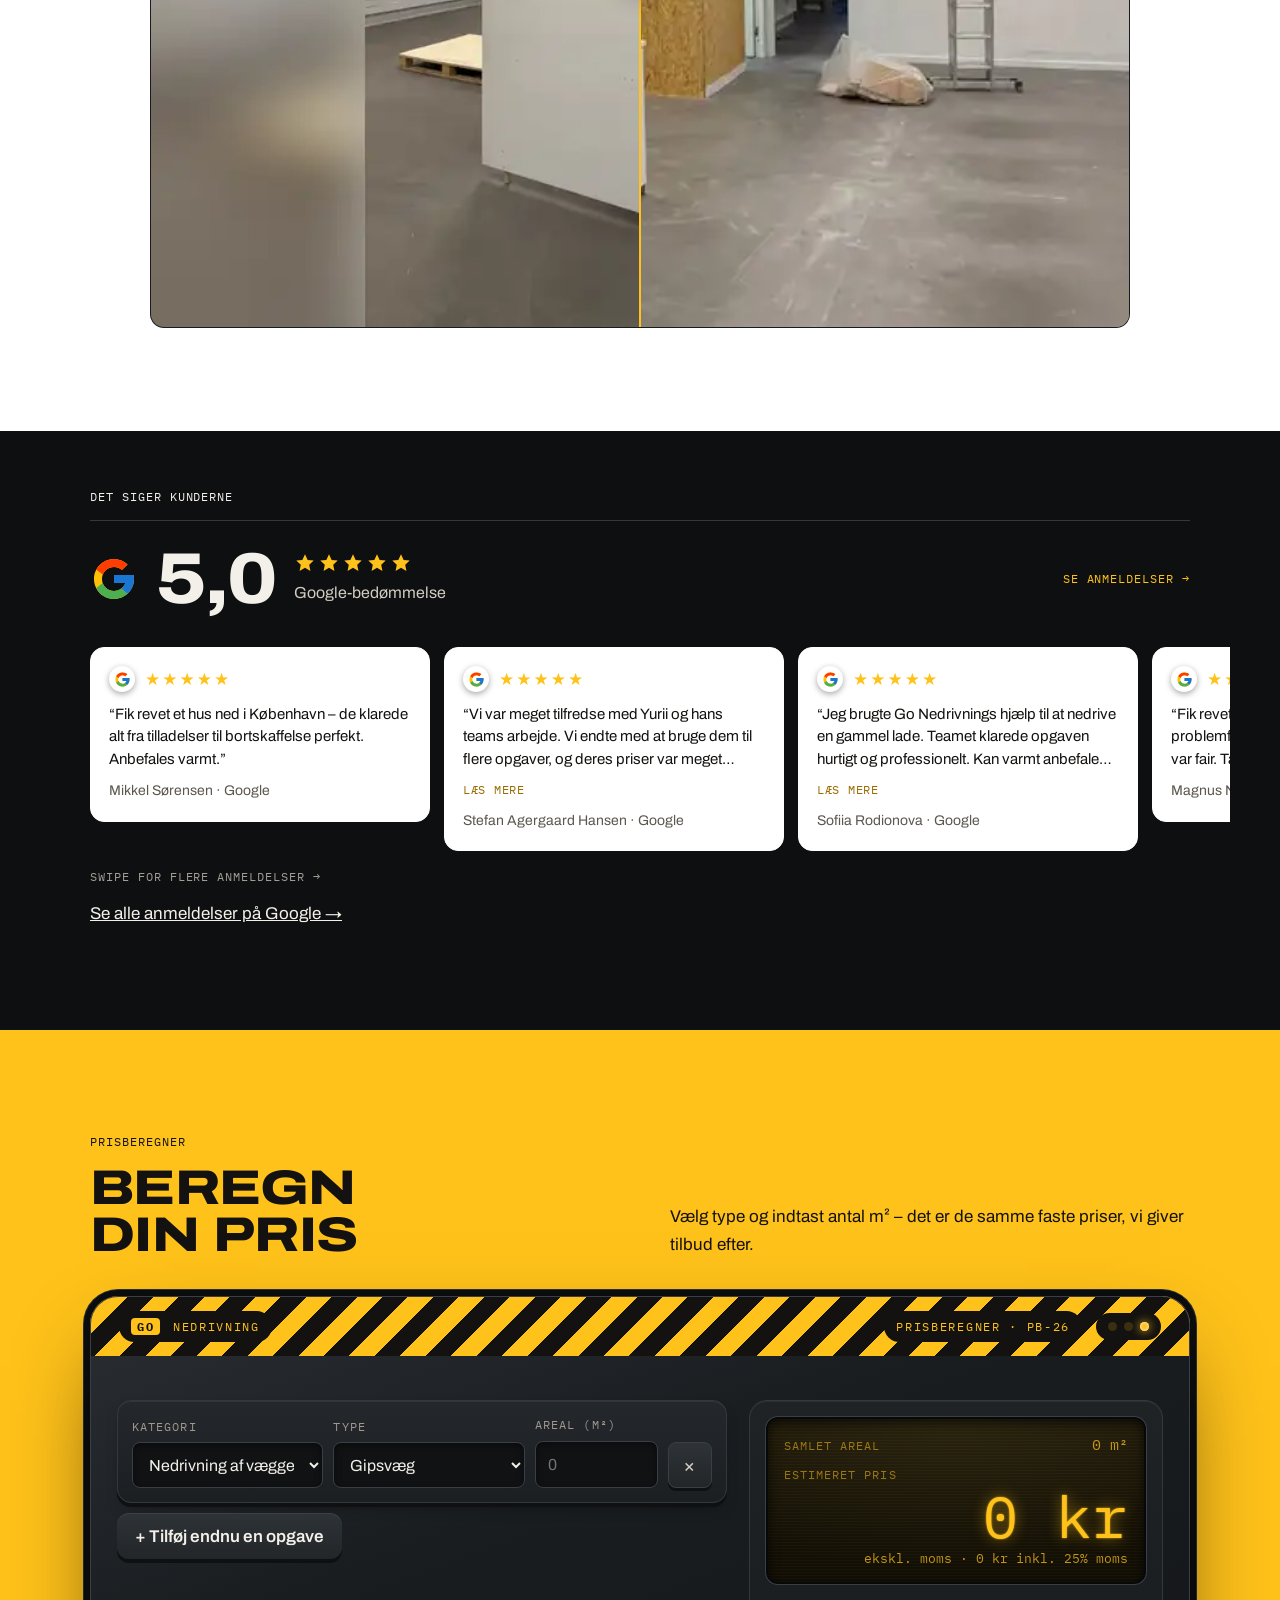
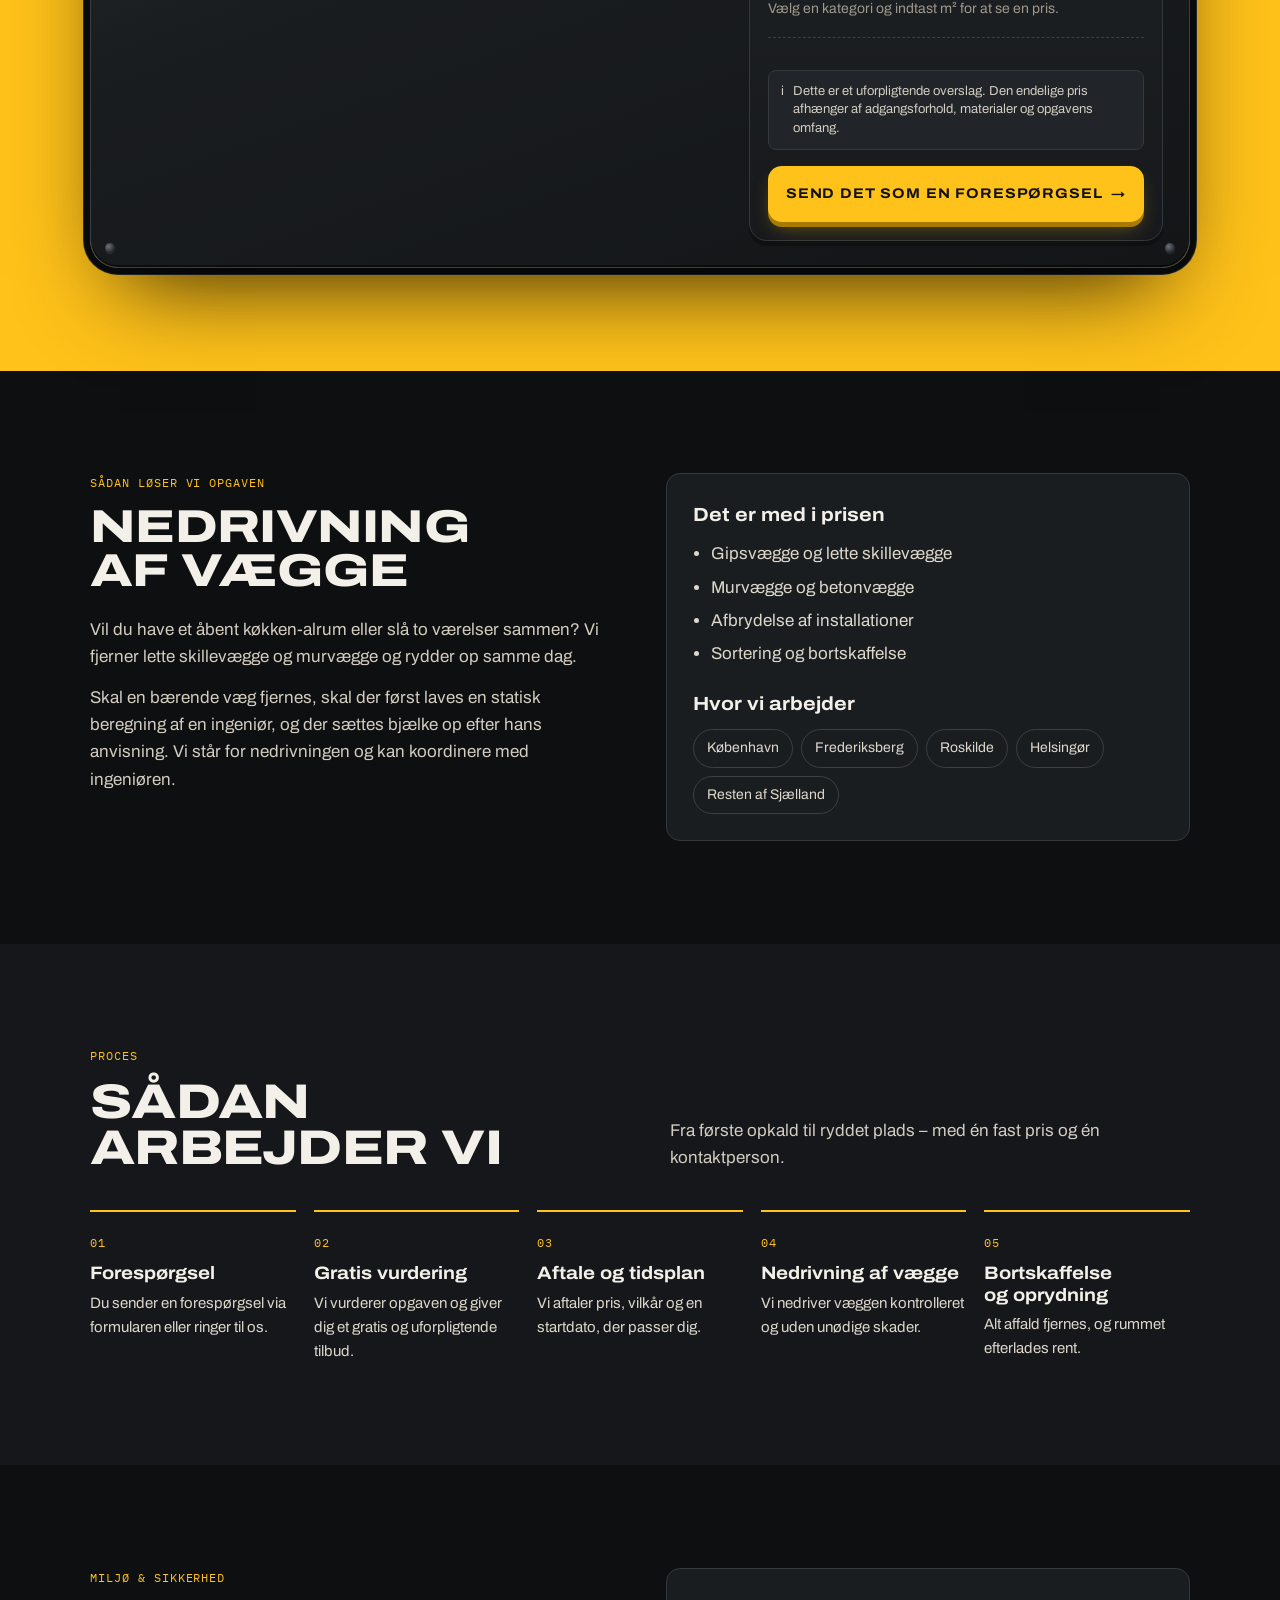
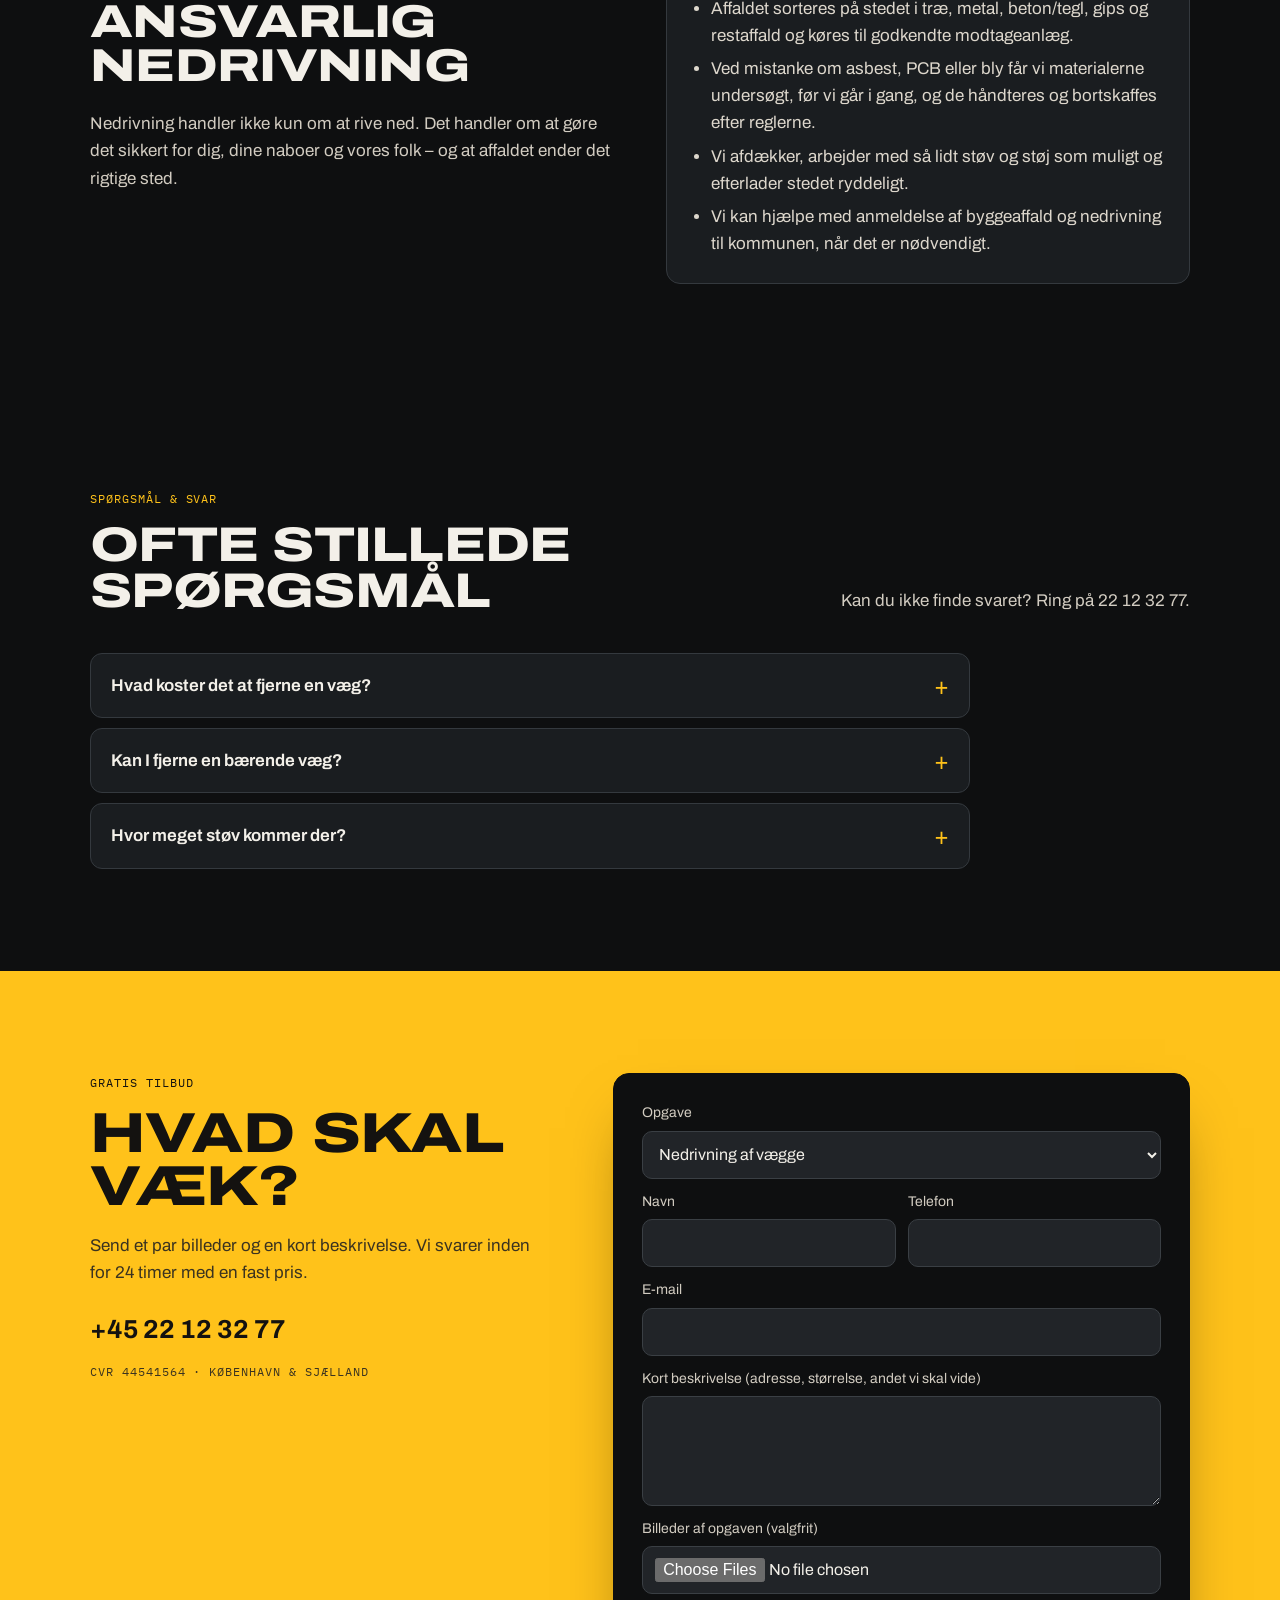
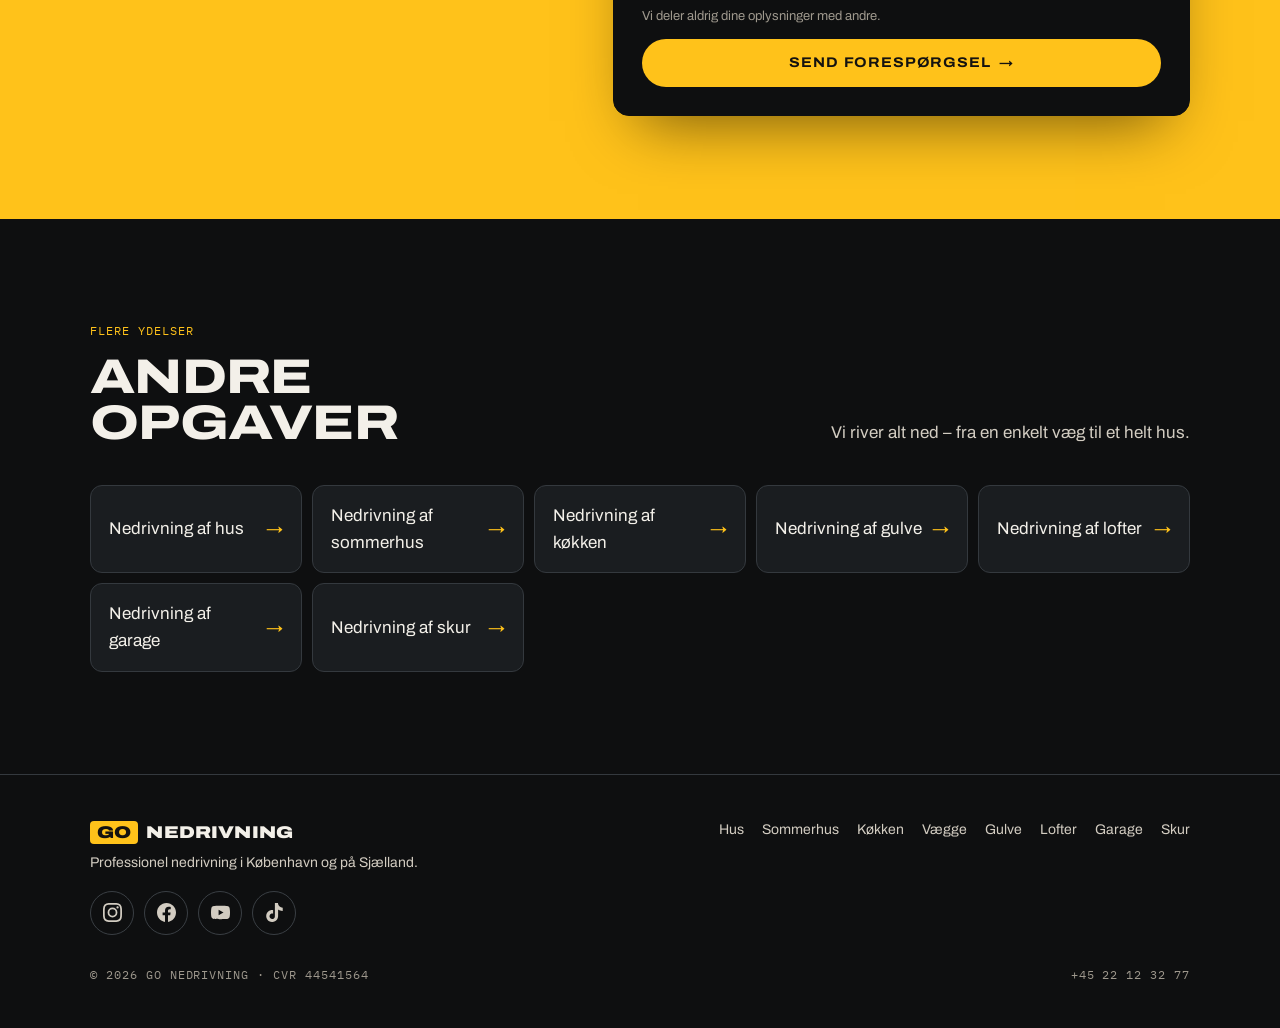
<file: nedrivning-af-vaegge.html>
<!doctype html>
<html lang="da">
<head>
<meta charset="utf-8">
<script src="/ga.js"></script>
<meta name="viewport" content="width=device-width,initial-scale=1,viewport-fit=cover">
<title>Nedrivning af vægge fra 299 kr/m² | Fast pris · Gratis tilbud</title>
<meta name="description" content="✓ Fast pris fra 299 kr/m² ✓ Svar på 15 min ✓ Gratis tilbud. Gips-, mur- og betonvægge rives ned med fuld oprydning og bortskaffelse. København &amp; Sjælland.">
<link rel="canonical" href="https://gonedrivning.dk/nedrivning-af-vaegge">
<meta name="theme-color" content="#0E0F10">
<meta property="og:type" content="website"><meta property="og:locale" content="da_DK"><meta property="og:site_name" content="Go Nedrivning">
<meta property="og:title" content="Nedrivning af vægge fra 299 kr/m² | Fast pris · Gratis tilbud"><meta property="og:description" content="✓ Fast pris fra 299 kr/m² ✓ Svar på 15 min ✓ Gratis tilbud. Gips-, mur- og betonvægge rives ned med fuld oprydning og bortskaffelse. København &amp; Sjælland.">
<meta property="og:url" content="https://gonedrivning.dk/nedrivning-af-vaegge"><meta property="og:image" content="https://gonedrivning.dk/images/p/vaegge.webp">
<link rel="preconnect" href="https://fonts.googleapis.com"><link rel="preconnect" href="https://fonts.gstatic.com" crossorigin>
<link rel="stylesheet" href="https://fonts.googleapis.com/css2?family=Archivo:wdth,wght@62..125,100..900&family=IBM+Plex+Mono:wght@400;500&display=swap">
<link rel="icon" href="/favicon.ico" sizes="any"><link rel="icon" type="image/png" sizes="192x192" href="/icon-192.png"><link rel="apple-touch-icon" href="/apple-touch-icon.png"><link rel="manifest" href="/site.webmanifest">
<link rel="stylesheet" href="site.css">
<link rel="stylesheet" href="color.css">
<link rel="stylesheet" href="sub.css?v=6">
<script type="application/ld+json">[{"@context": "https://schema.org", "@type": "Service", "name": "Nedrivning af vægge", "serviceType": "Nedrivning af vægge", "areaServed": ["København", "Frederiksberg", "Roskilde", "Helsingør", "Sjælland"], "provider": {"@type": "HomeAndConstructionBusiness", "@id": "https://gonedrivning.dk/#business", "name": "Go Nedrivning", "telephone": "+45 22 12 32 77", "url": "https://gonedrivning.dk/"}, "offers": [{"@type": "Offer", "name": "Gipsvæg", "priceCurrency": "DKK", "price": "299", "description": "299 kr/m²"}, {"@type": "Offer", "name": "Murvæg / betonvæg", "priceCurrency": "DKK", "price": "449", "description": "449 kr/m²"}]}, {"@context": "https://schema.org", "@type": "FAQPage", "mainEntity": [{"@type": "Question", "name": "Hvad koster det at fjerne en væg?", "acceptedAnswer": {"@type": "Answer", "text": "Gipsvæg 299 kr/m² og murvæg/betonvæg 449 kr/m², inkl. oprydning og bortskaffelse."}}, {"@type": "Question", "name": "Kan I fjerne en bærende væg?", "acceptedAnswer": {"@type": "Answer", "text": "Ja, men kun efter en statisk beregning fra en ingeniør. Bærende vægge må ikke fjernes uden den rette understøtning."}}, {"@type": "Question", "name": "Hvor meget støv kommer der?", "acceptedAnswer": {"@type": "Answer", "text": "Vi afdækker og skærmer af, så støvet holdes i rummet, og vi rydder op samme dag."}}]}, {"@context": "https://schema.org", "@type": "BreadcrumbList", "itemListElement": [{"@type": "ListItem", "position": 1, "name": "Forside", "item": "https://gonedrivning.dk/"}, {"@type": "ListItem", "position": 2, "name": "Nedrivning af vægge", "item": "https://gonedrivning.dk/nedrivning-af-vaegge"}]}]</script>
</head>
<body>
<header class="hdr"><div class="wrap">
  <a class="logo" href="./" aria-label="Go Nedrivning – forside"><span class="logo-go">GO</span><span>NEDRIVNING</span></a>
  <nav class="nav" aria-label="Ydelser"><a href="nedrivning-af-hus">Hus</a><a href="nedrivning-sommerhus">Sommerhus</a><a href="kokken">Køkken</a><a href="nedrivning-af-vaegge" aria-current="page">Vægge</a><a href="nedrivning-af-gulve">Gulve</a></nav>
  <a class="hdr-phone" href="tel:+4522123277">22 12 32 77</a>
</div></header>

<main>
<div class="wrap">
  <div class="hero">
    <div>
      <span class="kicker mono">Nedrivning · København &amp; Sjælland</span>
      <h1 class="display">Nedrivning af <span class="hl">vægge</span> i København &amp; Sjælland</h1>
      <p class="lead">Vi fjerner gipsvægge, murvægge og betonvægge hurtigt, sikkert og med fuld bortskaffelse. Fast pris pr. m² – du ved, hvad det koster, før vi går i gang.</p>
    </div>
    <div class="hero-img"><img src="images/p/vaegge.webp" alt="Nedrivning af vægge – Go Nedrivning" fetchpriority="high"></div>
  </div>
  <div class="stats" aria-label="Resultater i tal"><div><b>410+</b><span>Nedrevne vægge</span></div><div><b>100%</b><span>Tilfredse kunder</span></div><div><b>33+</b><span>Projekter pr. måned</span></div></div>
</div>

<section class="s" id="foer-efter" style="margin-top:clamp(40px,6vw,72px)"><div class="wrap">
  <div class="s-head"><div><span class="kicker mono">Før &amp; efter</span><h2 class="display">Se forskellen</h2></div><p>Træk i skyderen for at se før og efter vores arbejde.</p></div>
  <div class="ba" data-ba>
    <img src="images/p/vaegge-foer.webp" alt="Før: nedrivning af vægge" loading="lazy">
    <img class="after" src="images/p/vaegge-efter.webp" alt="Efter: nedrivning af vægge" loading="lazy">
    <span class="tag l mono">Før</span><span class="tag r mono">Efter</span>
    <span class="bar" aria-hidden="true"></span><span class="knob" aria-hidden="true">↔</span>
    <input type="range" min="0" max="100" value="50" aria-label="Sammenlign før og efter">
  </div>
  
</div></section>

<section class="s" id="anmeldelser2" aria-labelledby="results-h">
    <div class="wrap">
      <span class="kicker mono">Det siger kunderne</span>
      <a class="gcard" href="https://www.google.com/maps?cid=13925887048254488472" target="_blank" rel="noopener" aria-label="5 ud af 5 stjerner på Google – se anmeldelser">
        <span class="gcard-logo"><svg class="h2g" viewBox="0 0 48 48" width="44" height="44" aria-hidden="true"><path fill="#FFC107" d="M43.6 20.1H42V20H24v8h11.3C33.7 32.7 29.2 36 24 36c-6.6 0-12-5.4-12-12s5.4-12 12-12c3.1 0 5.8 1.2 7.9 3.1l5.7-5.7C34 6.1 29.3 4 24 4 13 4 4 13 4 24s9 20 20 20 20-9 20-20c0-1.3-.1-2.6-.4-3.9z"/><path fill="#FF3D00" d="M6.3 14.7l6.6 4.8C14.7 15.1 19 12 24 12c3.1 0 5.8 1.2 7.9 3.1l5.7-5.7C34 6.1 29.3 4 24 4 16.3 4 9.7 8.3 6.3 14.7z"/><path fill="#4CAF50" d="M24 44c5.2 0 9.9-2 13.4-5.2l-6.2-5.2C29.2 35.1 26.7 36 24 36c-5.2 0-9.6-3.3-11.3-8l-6.5 5C9.5 39.6 16.2 44 24 44z"/><path fill="#1976D2" d="M43.6 20.1H42V20H24v8h11.3c-.8 2.2-2.2 4.2-4.1 5.6l6.2 5.2C37 39.2 44 34 44 24c0-1.3-.1-2.6-.4-3.9z"/></svg></span>
        <span class="gcard-score">5,0</span>
        <span class="gcard-mid"><span class="gcard-stars"><svg viewBox="0 0 24 24" width="22" height="22" aria-hidden="true"><path fill="currentColor" d="M12 2.5l2.9 6.1 6.6.8-4.9 4.6 1.3 6.6L12 17.3l-5.9 3.3 1.3-6.6-4.9-4.6 6.6-.8z"/></svg><svg viewBox="0 0 24 24" width="22" height="22" aria-hidden="true"><path fill="currentColor" d="M12 2.5l2.9 6.1 6.6.8-4.9 4.6 1.3 6.6L12 17.3l-5.9 3.3 1.3-6.6-4.9-4.6 6.6-.8z"/></svg><svg viewBox="0 0 24 24" width="22" height="22" aria-hidden="true"><path fill="currentColor" d="M12 2.5l2.9 6.1 6.6.8-4.9 4.6 1.3 6.6L12 17.3l-5.9 3.3 1.3-6.6-4.9-4.6 6.6-.8z"/></svg><svg viewBox="0 0 24 24" width="22" height="22" aria-hidden="true"><path fill="currentColor" d="M12 2.5l2.9 6.1 6.6.8-4.9 4.6 1.3 6.6L12 17.3l-5.9 3.3 1.3-6.6-4.9-4.6 6.6-.8z"/></svg><svg viewBox="0 0 24 24" width="22" height="22" aria-hidden="true"><path fill="currentColor" d="M12 2.5l2.9 6.1 6.6.8-4.9 4.6 1.3 6.6L12 17.3l-5.9 3.3 1.3-6.6-4.9-4.6 6.6-.8z"/></svg></span><span class="gcard-lbl" data-i18n="h2.glbl">Google-bedømmelse</span></span>
        <span class="gcard-go">Se anmeldelser →</span>
      </a>
      <h2 class="sr-only" id="results-h">Det siger kunderne</h2>
      <div class="rvm" id="reviews">
        <div class="rvm-track"><figure class="rev"><div class="stars" aria-label="5 ud af 5 stjerner">★★★★★</div><blockquote class="rv-q">“Fik revet et hus ned i København – de klarede alt fra tilladelser til bortskaffelse perfekt. Anbefales varmt.”</blockquote><button type="button" class="rv-more" hidden>Læs mere</button><figcaption>Mikkel Sørensen · Google</figcaption></figure><figure class="rev"><div class="stars" aria-label="5 ud af 5 stjerner">★★★★★</div><blockquote class="rv-q">“Vi var meget tilfredse med Yurii og hans teams arbejde. Vi endte med at bruge dem til flere opgaver, og deres priser var meget rimelige – også når opgavens omfang ændrede sig.”</blockquote><button type="button" class="rv-more" hidden>Læs mere</button><figcaption>Stefan Agergaard Hansen · Google</figcaption></figure><figure class="rev"><div class="stars" aria-label="5 ud af 5 stjerner">★★★★★</div><blockquote class="rv-q">“Jeg brugte Go Nedrivnings hjælp til at nedrive en gammel lade. Teamet klarede opgaven hurtigt og professionelt. Kan varmt anbefales – meget ansvarlige folk!”</blockquote><button type="button" class="rv-more" hidden>Læs mere</button><figcaption>Sofiia Rodionova · Google</figcaption></figure><figure class="rev"><div class="stars" aria-label="5 ud af 5 stjerner">★★★★★</div><blockquote class="rv-q">“Fik revet en gammel mur ned hurtigt og problemfrit. Meget professionelle, og prisen var fair. Tak for det gode arbejde!”</blockquote><button type="button" class="rv-more" hidden>Læs mere</button><figcaption>Magnus Nielsen · Google</figcaption></figure><figure class="rev"><div class="stars" aria-label="5 ud af 5 stjerner">★★★★★</div><blockquote class="rv-q">“Fik nedrevet vores kolonihavehus samt sortering og bortkørsel af affald – hurtigt og til en god pris. Anbefales varmt.”</blockquote><button type="button" class="rv-more" hidden>Læs mere</button><figcaption>Björn Illemann · Google</figcaption></figure><figure class="rev"><div class="stars" aria-label="5 ud af 5 stjerner">★★★★★</div><blockquote class="rv-q">“Fik hjælp til at opbryde 60 m² trægulv og sandunderlag. Pålidelig, til tiden og udførte arbejdet som aftalt!”</blockquote><button type="button" class="rv-more" hidden>Læs mere</button><figcaption>S. F. · Google</figcaption></figure></div>
      </div>
      <p class="rvm-hint">Swipe for flere anmeldelser →</p>
      <p class="xlinks"><a href="https://www.google.com/maps?cid=13925887048254488472" target="_blank" rel="noopener">Se alle anmeldelser på Google →</a></p>
    </div>
  </section>


<section class="s" id="beregner" data-cat="1"><div class="wrap">
  <div class="s-head"><div><span class="kicker mono">Prisberegner</span><h2 class="display">Beregn din pris</h2></div><p>Vælg type og indtast antal m² – det er de samme faste priser, vi giver tilbud efter.</p></div>
      <div class="calc calc-dev rv pre">
        <div class="calc-top" aria-hidden="true"><span class="calc-brand"><b>GO</b> NEDRIVNING</span><span class="calc-model">PRISBEREGNER · PB-26</span><span class="calc-leds"><i></i><i></i><i class="on"></i></span></div>
        <div class="calc-rows"><div class="calc-rows" id="calcCats"></div><button type="button" class="calc-add" id="calcAdd">+ <span>Tilføj endnu en opgave</span></button></div>
        <aside class="calc-sum" aria-live="polite">
          <div class="calc-lcd">
          <div class="row1"><div class="lbl">Samlet areal</div><div class="vat"><span id="calcArea">0</span> m²</div></div>
          <div class="lbl" style="margin-top:8px">Estimeret pris</div>
          <div class="tot"><span id="calcTotal">0</span> kr</div>
          <div class="vat"><span>ekskl. moms</span> · <span id="calcVat">0</span> kr <span>inkl. 25% moms</span></div>
          </div>
          <p class="calc-empty" id="calcEmpty">Vælg en kategori og indtast m² for at se en pris.</p>
          <ul class="calc-lines" id="calcLines" hidden></ul>
          <div class="calc-note"><span aria-hidden="true">i</span><span>Dette er et uforpligtende overslag. Den endelige pris afhænger af adgangsforhold, materialer og opgavens omfang.</span></div>
          <button type="button" class="btn btn-accent" id="calcSend"><span>Send det som en forespørgsel</span><span class="arr" aria-hidden="true">→</span></button>
        </aside>
      </div>
</div></section>

<section class="s" id="om"><div class="wrap two">
  <div class="prose"><span class="kicker mono">Sådan løser vi opgaven</span><h2 class="display" style="font-size:clamp(30px,3.6vw,48px);margin-bottom:22px">Nedrivning af vægge</h2><p>Vil du have et åbent køkken-alrum eller slå to værelser sammen? Vi fjerner lette skillevægge og murvægge og rydder op samme dag.</p><p>Skal en bærende væg fjernes, skal der først laves en statisk beregning af en ingeniør, og der sættes bjælke op efter hans anvisning. Vi står for nedrivningen og kan koordinere med ingeniøren.</p></div>
  <div class="box"><h3>Det er med i prisen</h3><ul><li>Gipsvægge og lette skillevægge</li><li>Murvægge og betonvægge</li><li>Afbrydelse af installationer</li><li>Sortering og bortskaffelse</li></ul>
    <h3 style="margin-top:22px">Hvor vi arbejder</h3>
    <ul class="chips"><li>København</li><li>Frederiksberg</li><li>Roskilde</li><li>Helsingør</li><li>Resten af Sjælland</li></ul></div>
</div></section>

<section class="s" id="proces"><div class="wrap">
  <div class="s-head"><div><span class="kicker mono">Proces</span><h2 class="display">Sådan arbejder vi</h2></div><p>Fra første opkald til ryddet plads – med én fast pris og én kontaktperson.</p></div>
  <div class="steps"><div><span class="n mono">01</span><h3>Forespørgsel</h3><p>Du sender en forespørgsel via formularen eller ringer til os.</p></div><div><span class="n mono">02</span><h3>Gratis vurdering</h3><p>Vi vurderer opgaven og giver dig et gratis og uforpligtende tilbud.</p></div><div><span class="n mono">03</span><h3>Aftale og tidsplan</h3><p>Vi aftaler pris, vilkår og en startdato, der passer dig.</p></div><div><span class="n mono">04</span><h3>Nedrivning af vægge</h3><p>Vi nedriver væggen kontrolleret og uden unødige skader.</p></div><div><span class="n mono">05</span><h3>Bortskaffelse og oprydning</h3><p>Alt affald fjernes, og rummet efterlades rent.</p></div></div>
</div></section>

<section class="s" id="miljo"><div class="wrap two">
  <div class="prose"><span class="kicker mono">Miljø &amp; sikkerhed</span><h2 class="display" style="font-size:clamp(30px,3.6vw,48px);margin-bottom:22px">Ansvarlig nedrivning</h2>
    <p>Nedrivning handler ikke kun om at rive ned. Det handler om at gøre det sikkert for dig, dine naboer og vores folk – og at affaldet ender det rigtige sted.</p></div>
  <div class="box"><ul><li>Affaldet sorteres på stedet i træ, metal, beton/tegl, gips og restaffald og køres til godkendte modtageanlæg.</li><li>Ved mistanke om asbest, PCB eller bly får vi materialerne undersøgt, før vi går i gang, og de håndteres og bortskaffes efter reglerne.</li><li>Vi afdækker, arbejder med så lidt støv og støj som muligt og efterlader stedet ryddeligt.</li><li>Vi kan hjælpe med anmeldelse af byggeaffald og nedrivning til kommunen, når det er nødvendigt.</li></ul></div>
</div></section>


<section class="s" id="faq"><div class="wrap">
  <div class="s-head"><div><span class="kicker mono">Spørgsmål &amp; svar</span><h2 class="display">Ofte stillede spørgsmål</h2></div><p>Kan du ikke finde svaret? Ring på 22 12 32 77.</p></div>
  <div class="faq"><details><summary>Hvad koster det at fjerne en væg?</summary><p>Gipsvæg 299 kr/m² og murvæg/betonvæg 449 kr/m², inkl. oprydning og bortskaffelse.</p></details><details><summary>Kan I fjerne en bærende væg?</summary><p>Ja, men kun efter en statisk beregning fra en ingeniør. Bærende vægge må ikke fjernes uden den rette understøtning.</p></details><details><summary>Hvor meget støv kommer der?</summary><p>Vi afdækker og skærmer af, så støvet holdes i rummet, og vi rydder op samme dag.</p></details></div>
</div></section>

<section class="s" id="tilbud"><div class="wrap quote">
  <div><span class="kicker mono">Gratis tilbud</span><h2 class="display" style="font-size:clamp(32px,4.4vw,62px)">Hvad skal væk?</h2>
    <p style="color:var(--muted);max-width:44ch;margin:18px 0 0">Send et par billeder og en kort beskrivelse. Vi svarer inden for 24 timer med en fast pris.</p>
    <ul class="contact-list"><li><a href="tel:+4522123277">+45 22 12 32 77</a></li><li class="mono" style="color:var(--muted)">CVR 44541564 · København &amp; Sjælland</li></ul></div>
  <form action="https://formsubmit.co/gonedrivning@gmail.com" method="POST" enctype="multipart/form-data">
    <input type="hidden" name="_subject" value="Ny forespørgsel: Nedrivning af vægge">
    <input type="hidden" name="_captcha" value="false"><input type="hidden" name="_template" value="table"><input type="text" name="_honey" tabindex="-1" autocomplete="off" aria-hidden="true" style="position:absolute;left:-9999px;width:1px;height:1px;opacity:0">
    <input type="hidden" name="_next" value="https://gonedrivning.dk/nedrivning-af-vaegge?sendt=1">
    <label for="f-job">Opgave<select id="f-job" name="Opgave"><option>Nedrivning af hus</option><option>Nedrivning af sommerhus</option><option>Nedrivning af køkken</option><option selected>Nedrivning af vægge</option><option>Nedrivning af gulve</option><option>Nedrivning af lofter</option><option>Nedrivning af garage</option><option>Nedrivning af skur</option><option>Anden nedrivning</option></select></label>
    <div class="row2"><label for="f-name">Navn<input id="f-name" name="Navn" autocomplete="name" required></label>
    <label for="f-tel">Telefon<input id="f-tel" name="Telefon" type="tel" autocomplete="tel" inputmode="tel" required></label></div>
    <label for="f-mail">E-mail<input id="f-mail" name="E-mail" type="email" autocomplete="email"></label>
    <label for="f-msg">Kort beskrivelse (adresse, størrelse, andet vi skal vide)<textarea id="f-msg" name="Besked"></textarea></label>
    <label for="f-ph">Billeder af opgaven (valgfrit)<input id="f-ph" name="attachment" type="file" accept="image/*" multiple></label>
    <p class="hint">Vi deler aldrig dine oplysninger med andre.</p>
    <button type="submit" class="btn btn-accent">Send forespørgsel<span class="arr" aria-hidden="true">→</span></button>
  </form>
</div></section>

<section class="s"><div class="wrap">
  <div class="s-head"><div><span class="kicker mono">Flere ydelser</span><h2 class="display">Andre opgaver</h2></div><p>Vi river alt ned – fra en enkelt væg til et helt hus.</p></div>
  <div class="others"><a href="nedrivning-af-hus">Nedrivning af hus<span aria-hidden="true">→</span></a><a href="nedrivning-sommerhus">Nedrivning af sommerhus<span aria-hidden="true">→</span></a><a href="kokken">Nedrivning af køkken<span aria-hidden="true">→</span></a><a href="nedrivning-af-gulve">Nedrivning af gulve<span aria-hidden="true">→</span></a><a href="nedrivning-af-lofter">Nedrivning af lofter<span aria-hidden="true">→</span></a><a href="nedrivning-af-garage">Nedrivning af garage<span aria-hidden="true">→</span></a><a href="nedrivning-skur">Nedrivning af skur<span aria-hidden="true">→</span></a></div>
</div></section>
</main>

<footer class="foot"><div class="wrap">
  <div class="foot-in">
    <div><a class="logo" href="./"><span class="logo-go">GO</span><span>NEDRIVNING</span></a>
      <p>Professionel nedrivning i København og på Sjælland.</p><div class="social"><a href="https://www.instagram.com/gonedrivning/" target="_blank" rel="noopener" aria-label="Go Nedrivning på Instagram"><svg viewBox="0 0 24 24" aria-hidden="true"><path d="M12 2.2c3.2 0 3.6 0 4.8.1 3.3.1 4.8 1.7 4.9 4.9.1 1.3.1 1.6.1 4.8s0 3.6-.1 4.8c-.1 3.2-1.7 4.8-4.9 4.9-1.3.1-1.6.1-4.8.1s-3.6 0-4.8-.1c-3.3-.1-4.8-1.7-4.9-4.9C2.2 15.6 2.2 15.2 2.2 12s0-3.6.1-4.8C2.4 3.9 4 2.4 7.2 2.3 8.4 2.2 8.8 2.2 12 2.2zM12 0C8.7 0 8.3 0 7.1.1 2.7.3.3 2.7.1 7.1 0 8.3 0 8.7 0 12s0 3.7.1 4.9c.2 4.4 2.6 6.8 7 7 1.2.1 1.6.1 4.9.1s3.7 0 4.9-.1c4.4-.2 6.8-2.6 7-7 .1-1.2.1-1.6.1-4.9s0-3.7-.1-4.9c-.2-4.4-2.6-6.8-7-7C15.7 0 15.3 0 12 0zm0 5.8a6.2 6.2 0 1 0 0 12.4 6.2 6.2 0 0 0 0-12.4zM12 16a4 4 0 1 1 0-8 4 4 0 0 1 0 8zm6.4-11.8a1.4 1.4 0 1 0 0 2.9 1.4 1.4 0 0 0 0-2.9z"/></svg></a><a href="https://www.facebook.com/share/18Hji8mext/" target="_blank" rel="noopener" aria-label="Go Nedrivning på Facebook"><svg viewBox="0 0 24 24" aria-hidden="true"><path d="M24 12.07C24 5.4 18.63 0 12 0S0 5.4 0 12.07C0 18.1 4.39 23.1 10.13 24v-8.44H7.08v-3.49h3.05V9.41c0-3.02 1.79-4.69 4.53-4.69 1.31 0 2.68.24 2.68.24v2.97h-1.51c-1.49 0-1.95.93-1.95 1.88v2.26h3.33l-.53 3.49h-2.8V24C19.61 23.1 24 18.1 24 12.07z"/></svg></a><a href="https://youtube.com/@gonedrivning" target="_blank" rel="noopener" aria-label="Go Nedrivning på YouTube"><svg viewBox="0 0 24 24" aria-hidden="true"><path d="M23.5 6.2a3 3 0 0 0-2.1-2.1C19.5 3.6 12 3.6 12 3.6s-7.5 0-9.4.5A3 3 0 0 0 .5 6.2 31 31 0 0 0 0 12a31 31 0 0 0 .5 5.8 3 3 0 0 0 2.1 2.1c1.9.5 9.4.5 9.4.5s7.5 0 9.4-.5a3 3 0 0 0 2.1-2.1A31 31 0 0 0 24 12a31 31 0 0 0-.5-5.8zM9.6 15.6V8.4l6.2 3.6-6.2 3.6z"/></svg></a><a href="https://www.tiktok.com/@go.nedrivning" target="_blank" rel="noopener" aria-label="Go Nedrivning på TikTok"><svg viewBox="0 0 24 24" aria-hidden="true"><path d="M12.5.02c1.31-.02 2.61-.01 3.91-.02.08 1.53.63 3.09 1.75 4.17 1.12 1.11 2.7 1.62 4.24 1.79v4.03c-1.44-.05-2.89-.35-4.2-.97-.57-.26-1.1-.59-1.62-.93-.01 2.92.01 5.84-.02 8.75-.08 1.4-.54 2.79-1.35 3.94-1.31 1.92-3.58 3.17-5.91 3.21-1.43.08-2.86-.31-4.08-1.03-2.02-1.19-3.44-3.37-3.65-5.71-.02-.5-.03-1-.01-1.49.18-1.9 1.12-3.72 2.58-4.96 1.66-1.44 3.98-2.13 6.15-1.72.02 1.48-.04 2.96-.04 4.44-.99-.32-2.15-.23-3.02.37-.63.41-1.11 1.04-1.36 1.75-.21.51-.15 1.07-.14 1.61.24 1.64 1.82 3.02 3.5 2.87 1.12-.01 2.19-.66 2.77-1.61.19-.33.4-.67.41-1.06.1-1.79.06-3.57.07-5.36.01-4.03-.01-8.05.02-12.07z"/></svg></a></div></div>
    <nav aria-label="Ydelser"><a href="nedrivning-af-hus">Hus</a><a href="nedrivning-sommerhus">Sommerhus</a><a href="kokken">Køkken</a><a href="nedrivning-af-vaegge">Vægge</a><a href="nedrivning-af-gulve">Gulve</a><a href="nedrivning-af-lofter">Lofter</a><a href="nedrivning-af-garage">Garage</a><a href="nedrivning-skur">Skur</a></nav>
  </div>
  <div class="legal mono"><span>© 2026 Go Nedrivning · CVR 44541564</span><a href="tel:+4522123277" style="text-decoration:none">+45 22 12 32 77</a></div>
</div></footer>

<div class="mbar"><a class="btn btn-accent" href="#tilbud">Få et gratis tilbud</a><a class="btn btn-ghost call" href="tel:+4522123277" aria-label="Ring 22 12 32 77"><svg width="18" height="18" viewBox="0 0 24 24" fill="none" stroke="currentColor" stroke-width="2"><path d="M22 16.9v3a2 2 0 0 1-2.2 2 19.8 19.8 0 0 1-8.6-3.1 19.5 19.5 0 0 1-6-6A19.8 19.8 0 0 1 2.1 4.2 2 2 0 0 1 4.1 2h3a2 2 0 0 1 2 1.7c.1.9.4 1.8.7 2.7a2 2 0 0 1-.5 2.1L8 9.8a16 16 0 0 0 6 6l1.3-1.3a2 2 0 0 1 2.1-.4c.9.3 1.8.6 2.7.7a2 2 0 0 1 1.7 2z"/></svg></a></div>

<script>
document.querySelectorAll('[data-ba]').forEach(function(el){var r=el.querySelector('input'),a=el.querySelector('.after'),b=el.querySelector('.bar'),k=el.querySelector('.knob');
  function set(v){a.style.clipPath='inset(0 0 0 '+v+'%)';b.style.left=v+'%';k.style.left=v+'%'}r.addEventListener('input',function(){set(r.value)});set(50)});
document.querySelectorAll('.vid').forEach(function(v){v.addEventListener('click',function(){var f=document.createElement('iframe');
  f.src='https://www.youtube-nocookie.com/embed/'+v.dataset.yt+'?autoplay=1&rel=0';f.allow='autoplay; encrypted-media; picture-in-picture';f.allowFullscreen=true;f.title=v.getAttribute('aria-label');
  v.innerHTML='';v.appendChild(f);v.style.cursor='default'},{once:true})});
document.querySelectorAll('[data-pick]').forEach(function(b){b.addEventListener('click',function(){var m=document.getElementById('f-msg');if(m&&!m.value)m.value='Pakke: '+b.dataset.pick+'\n'})});
document.querySelectorAll('input[name=_next]').forEach(function(i){i.value=location.origin+location.pathname+'?sendt=1'});

</script>
<script src="/thanks.js" defer></script>
<script src="sub.js?v=6" defer></script>
</body>
</html>
</file>
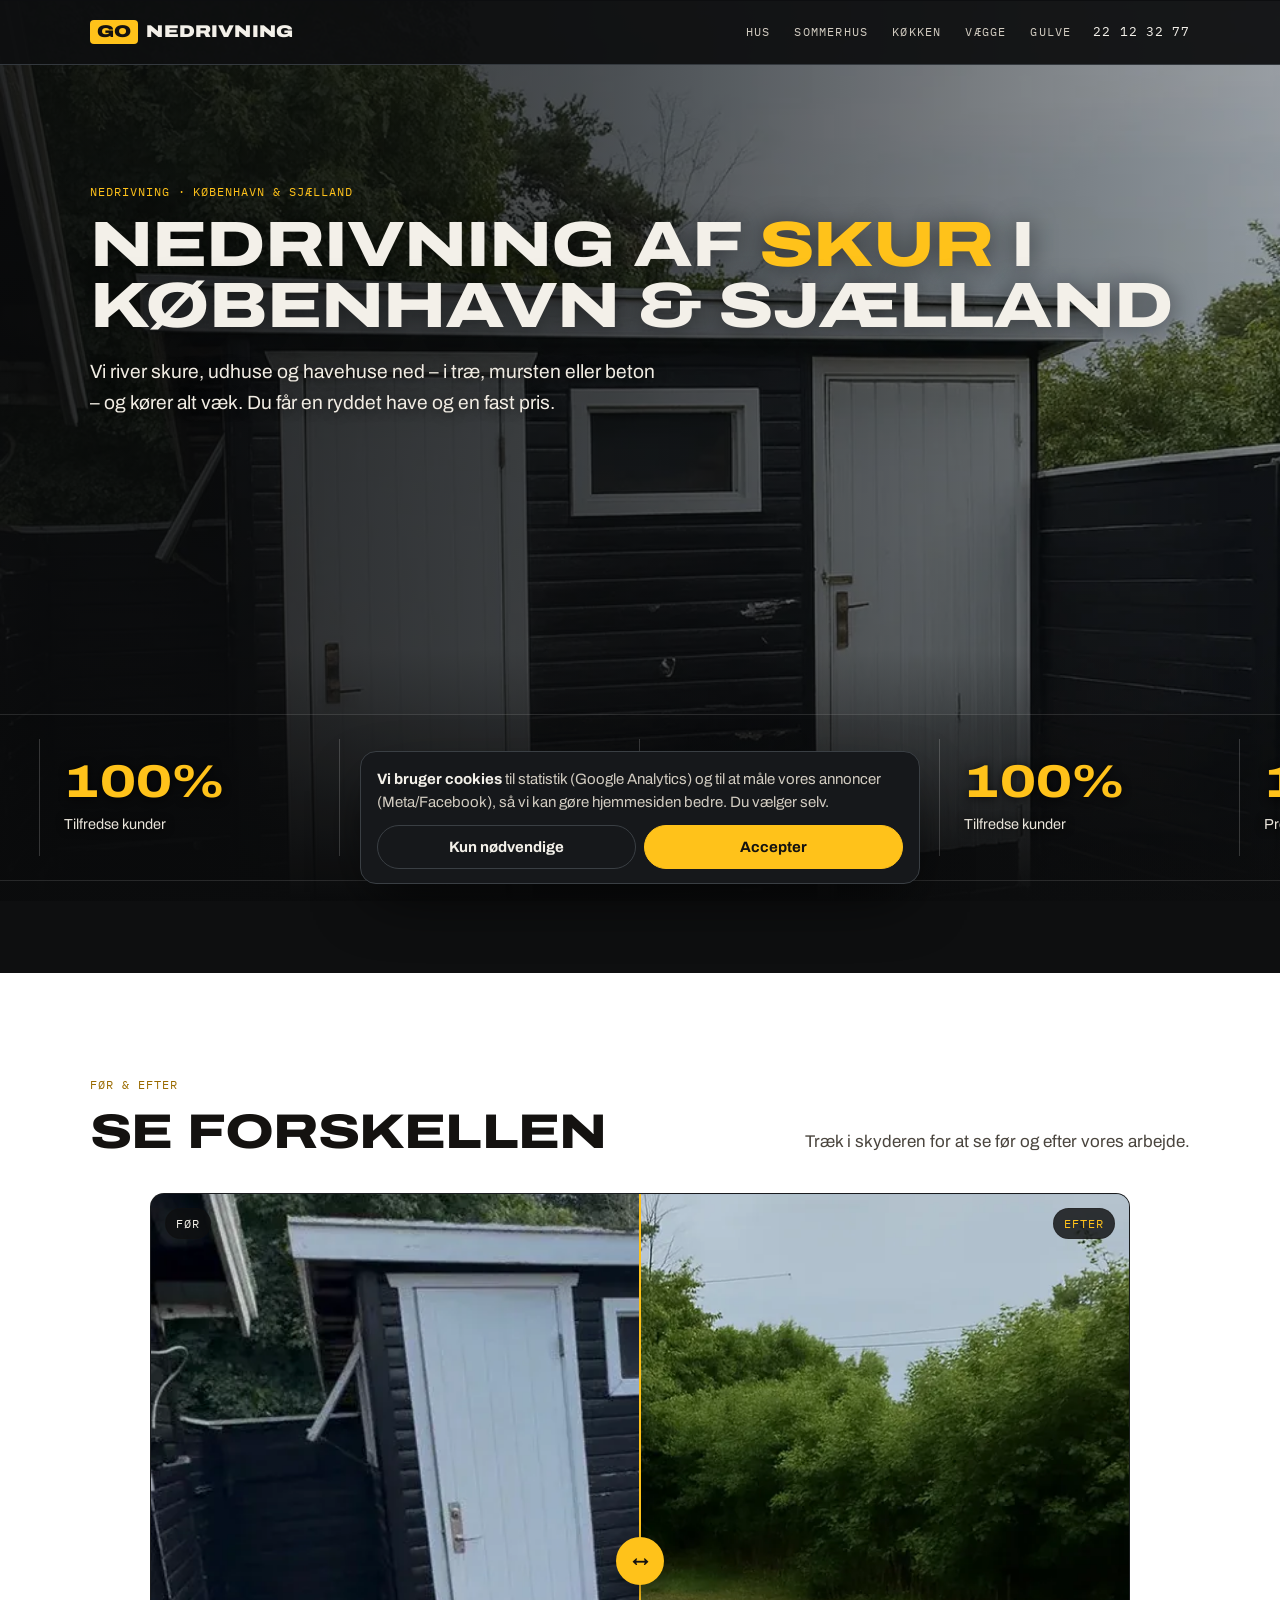
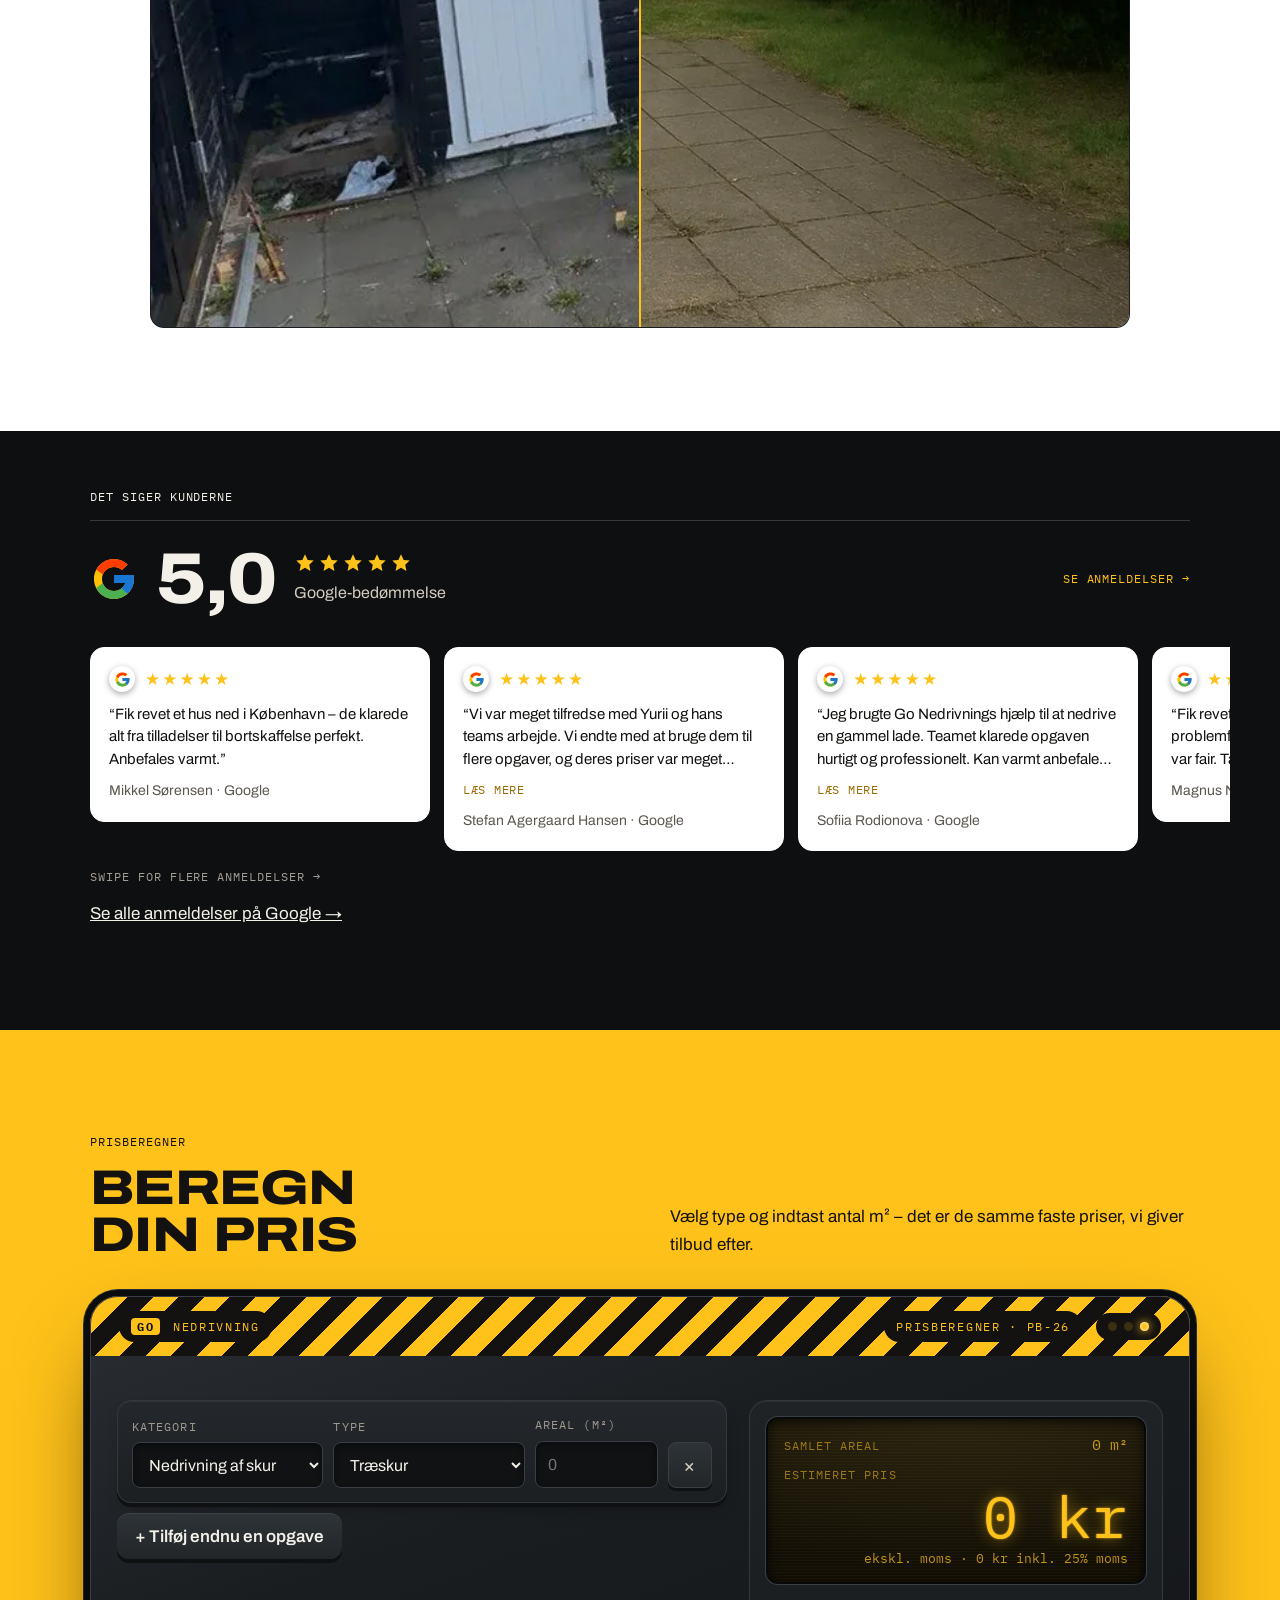
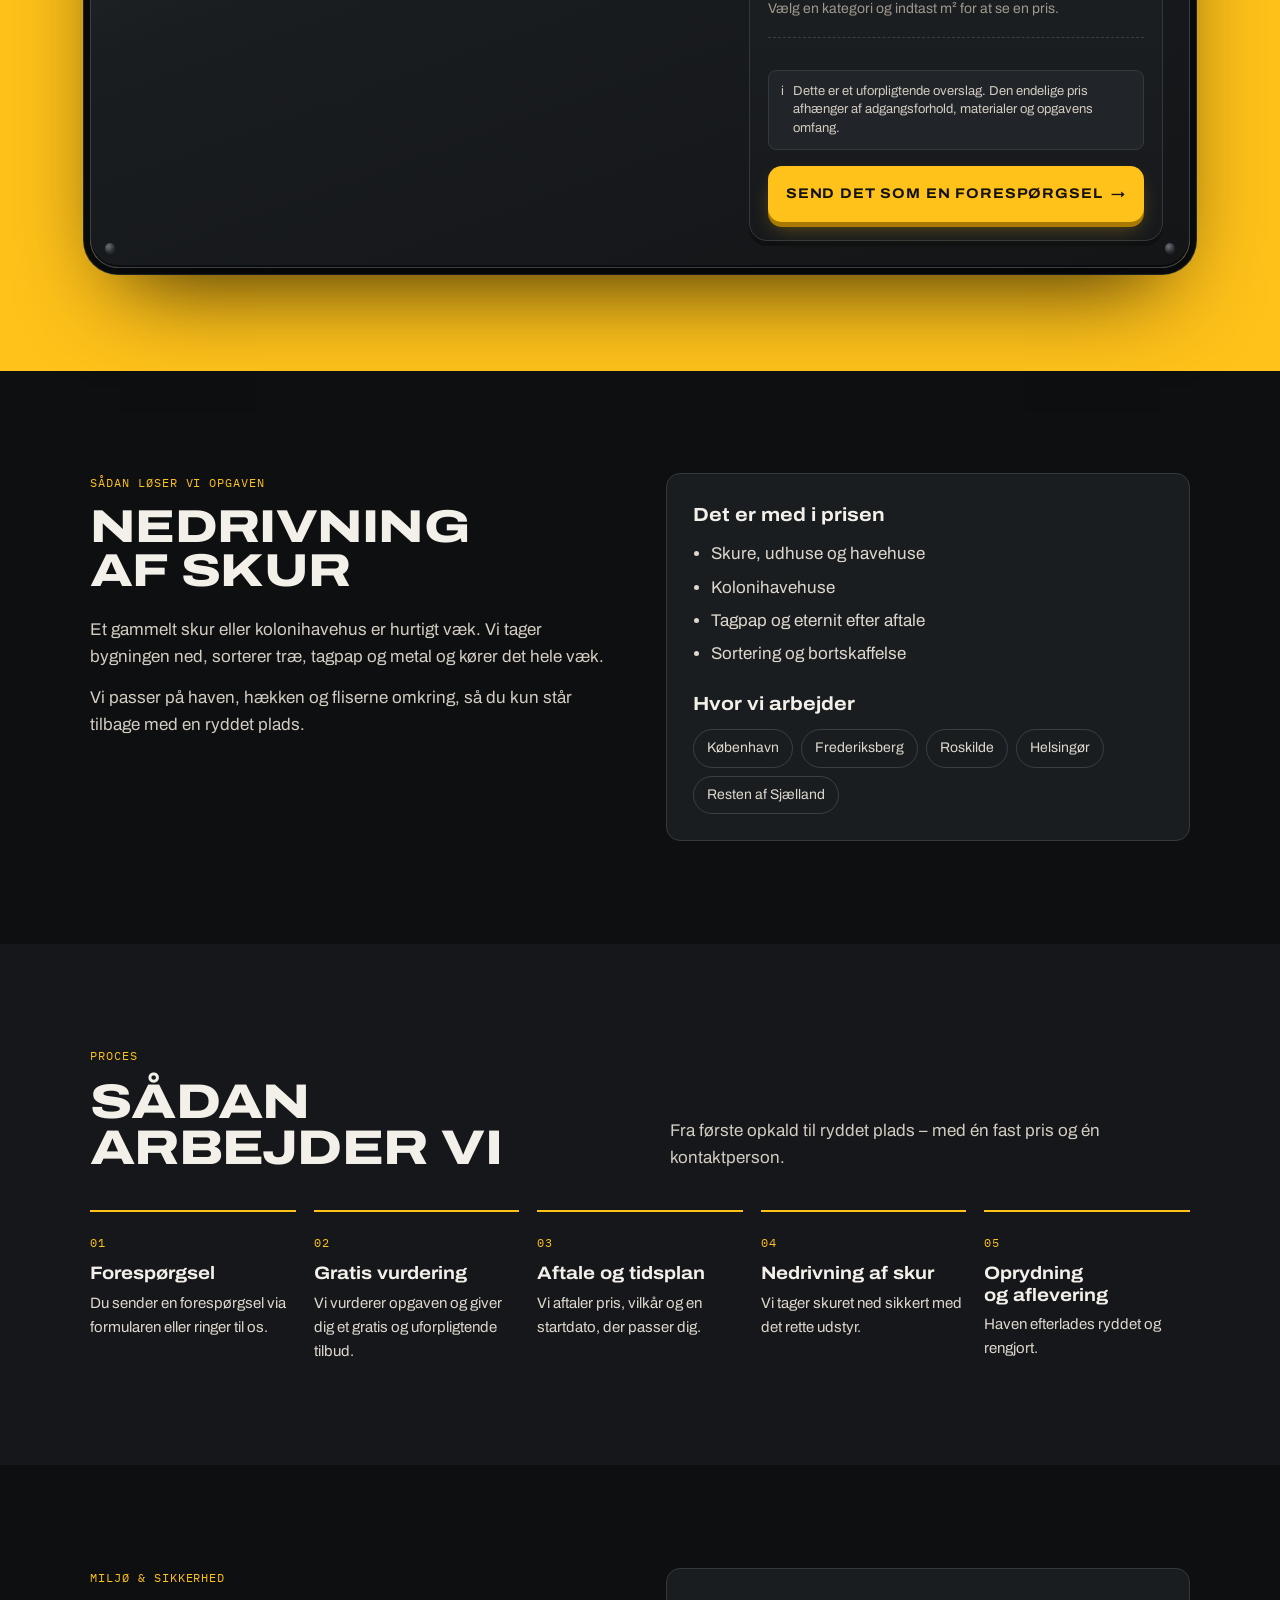
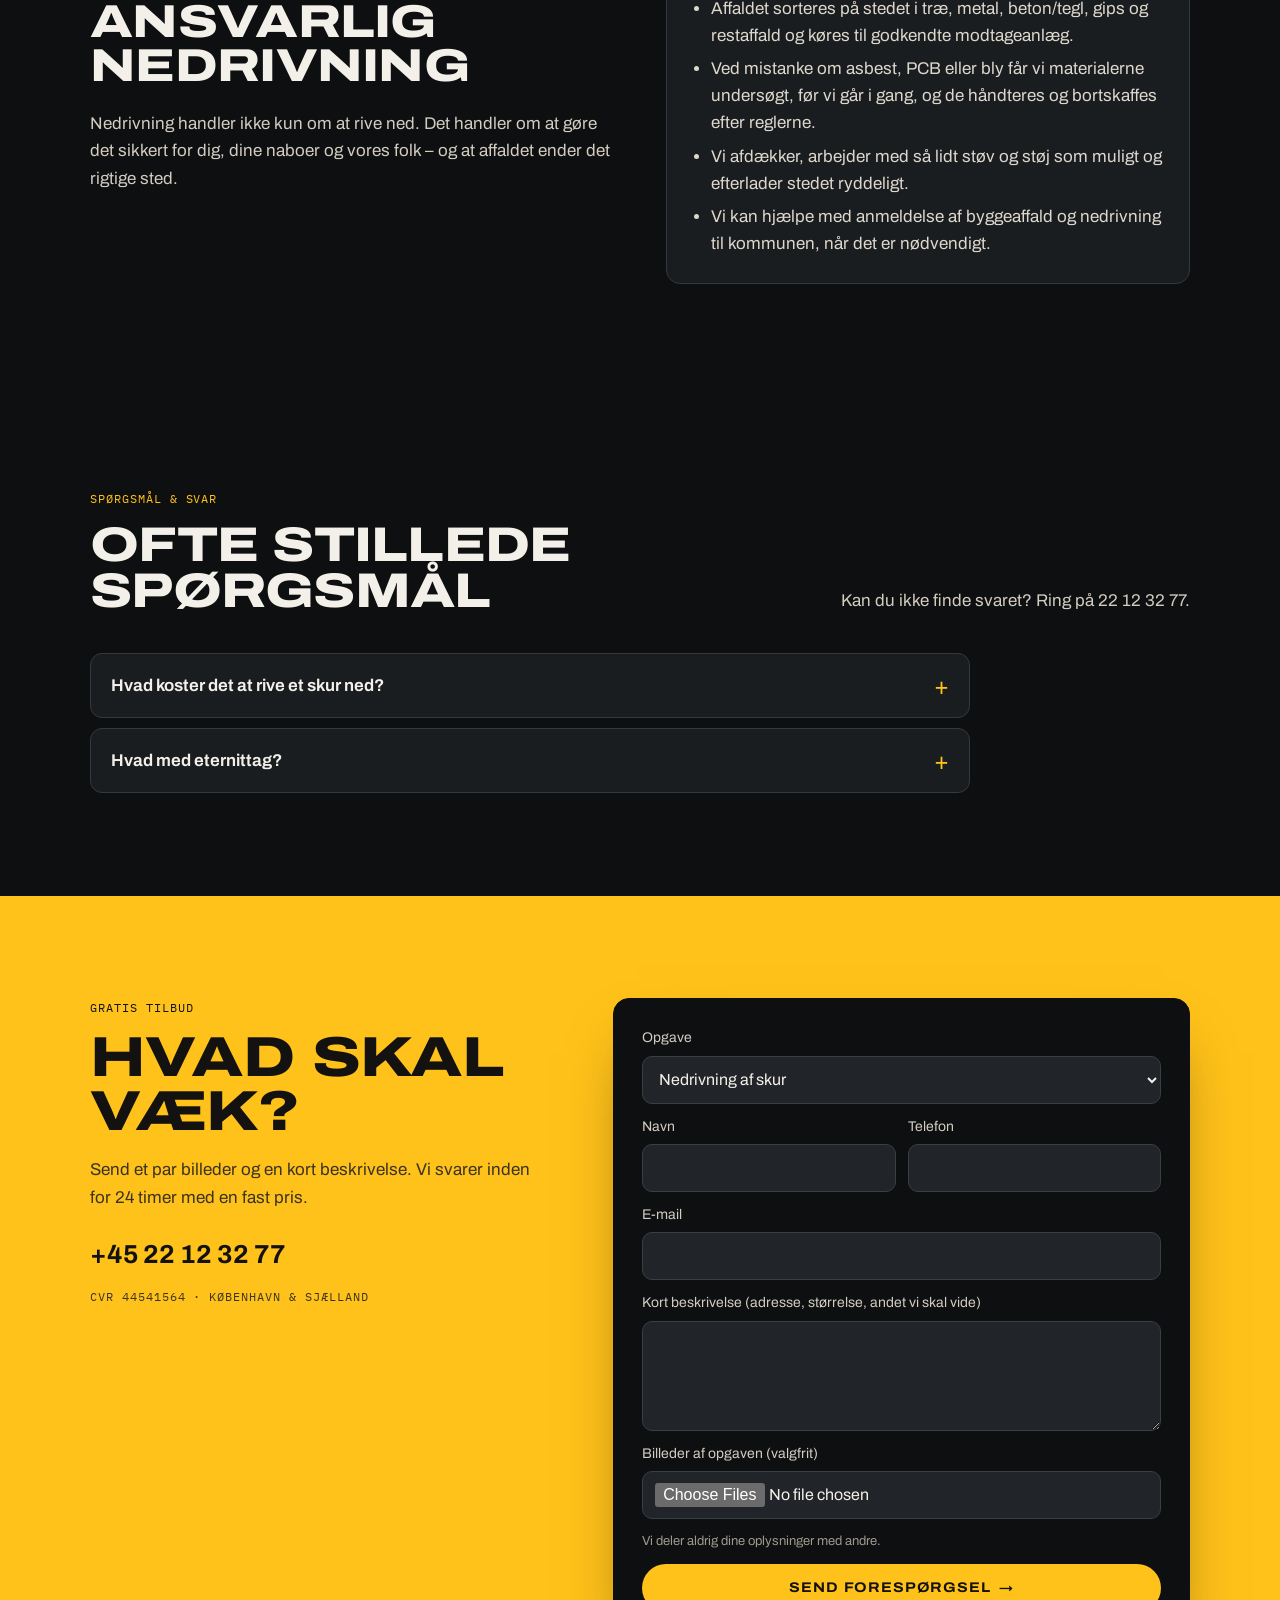
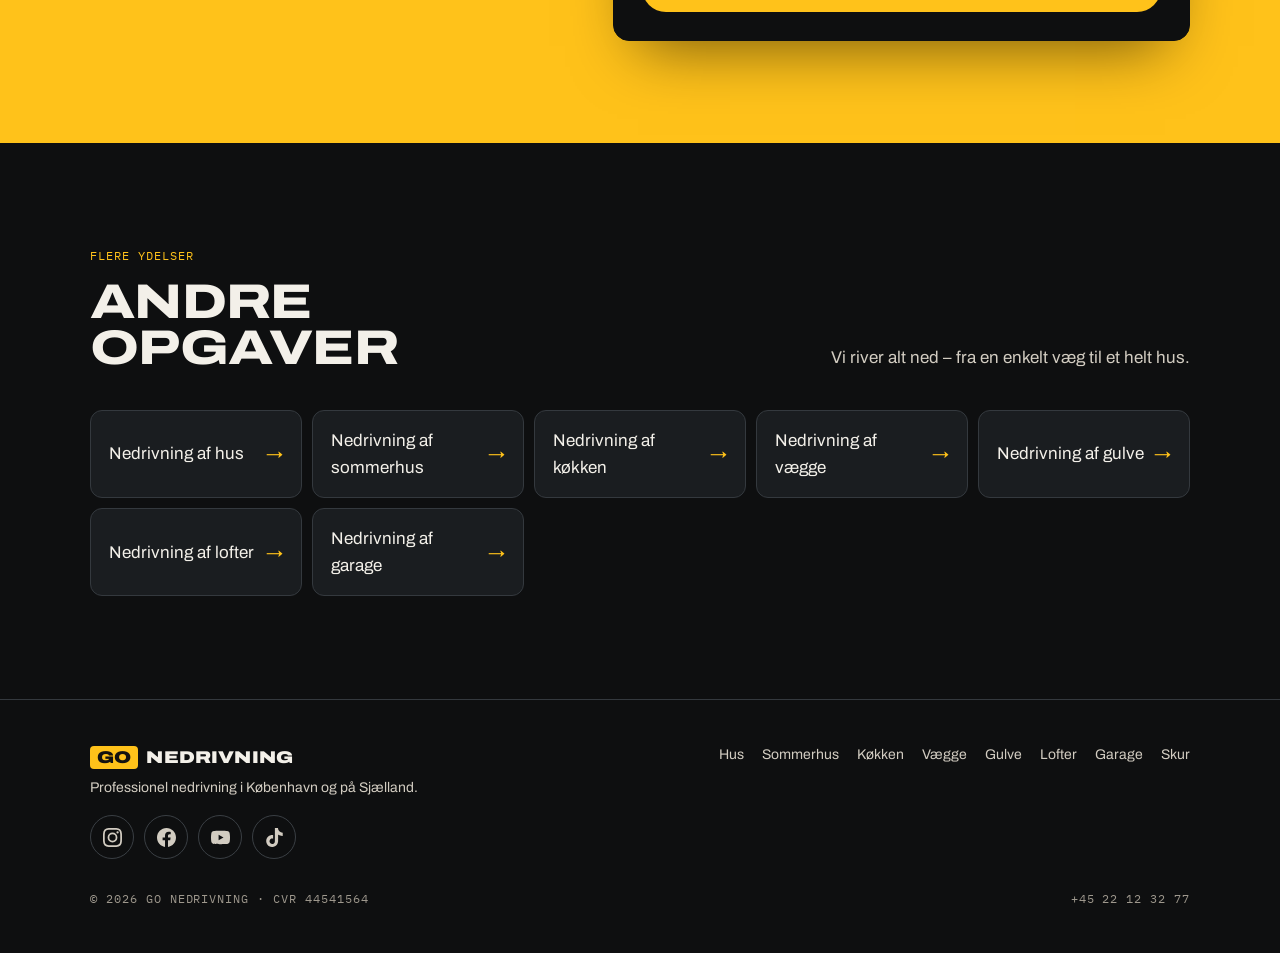
<file: nedrivning-skur.html>
<!doctype html>
<html lang="da">
<head>
<meta charset="utf-8">
<script src="/ga.js"></script>
<meta name="viewport" content="width=device-width,initial-scale=1,viewport-fit=cover">
<title>Nedrivning af skur fra 599 kr/m² | Fast pris · Gratis tilbud</title>
<meta name="description" content="✓ Fast pris fra 599 kr/m² ✓ Svar på 15 min ✓ Gratis tilbud. Skure, udhuse og havehuse fjernes med sortering og bortskaffelse. København &amp; Sjælland.">
<link rel="canonical" href="https://gonedrivning.dk/nedrivning-skur">
<meta name="theme-color" content="#0E0F10">
<meta property="og:type" content="website"><meta property="og:locale" content="da_DK"><meta property="og:site_name" content="Go Nedrivning">
<meta property="og:title" content="Nedrivning af skur fra 599 kr/m² | Fast pris · Gratis tilbud"><meta property="og:description" content="✓ Fast pris fra 599 kr/m² ✓ Svar på 15 min ✓ Gratis tilbud. Skure, udhuse og havehuse fjernes med sortering og bortskaffelse. København &amp; Sjælland.">
<meta property="og:url" content="https://gonedrivning.dk/nedrivning-skur"><meta property="og:image" content="https://gonedrivning.dk/images/p/skur.webp">
<link rel="preconnect" href="https://fonts.googleapis.com"><link rel="preconnect" href="https://fonts.gstatic.com" crossorigin>
<link rel="stylesheet" href="https://fonts.googleapis.com/css2?family=Archivo:wdth,wght@62..125,100..900&family=IBM+Plex+Mono:wght@400;500&display=swap">
<link rel="icon" href="/favicon.ico" sizes="any"><link rel="icon" type="image/png" sizes="192x192" href="/icon-192.png"><link rel="apple-touch-icon" href="/apple-touch-icon.png"><link rel="manifest" href="/site.webmanifest">
<link rel="stylesheet" href="site.css">
<link rel="stylesheet" href="color.css">
<link rel="stylesheet" href="sub.css?v=6">
<script type="application/ld+json">[{"@context": "https://schema.org", "@type": "Service", "name": "Nedrivning af skur", "serviceType": "Nedrivning af skur", "areaServed": ["København", "Frederiksberg", "Roskilde", "Helsingør", "Sjælland"], "provider": {"@type": "HomeAndConstructionBusiness", "@id": "https://gonedrivning.dk/#business", "name": "Go Nedrivning", "telephone": "+45 22 12 32 77", "url": "https://gonedrivning.dk/"}, "offers": [{"@type": "Offer", "name": "Træskur", "priceCurrency": "DKK", "price": "599", "description": "599 kr/m²"}, {"@type": "Offer", "name": "Murstens- / betonskur", "priceCurrency": "DKK", "price": "999", "description": "999 kr/m²"}]}, {"@context": "https://schema.org", "@type": "FAQPage", "mainEntity": [{"@type": "Question", "name": "Hvad koster det at rive et skur ned?", "acceptedAnswer": {"@type": "Answer", "text": "599 kr/m² for træskur og 999 kr/m² for murstens- eller betonskur."}}, {"@type": "Question", "name": "Hvad med eternittag?", "acceptedAnswer": {"@type": "Answer", "text": "Gamle eternitplader kan indeholde asbest og skal håndteres og bortskaffes efter reglerne. Vi tager det med i tilbuddet, når vi har set taget."}}]}, {"@context": "https://schema.org", "@type": "BreadcrumbList", "itemListElement": [{"@type": "ListItem", "position": 1, "name": "Forside", "item": "https://gonedrivning.dk/"}, {"@type": "ListItem", "position": 2, "name": "Nedrivning af skur", "item": "https://gonedrivning.dk/nedrivning-skur"}]}]</script>
</head>
<body>
<header class="hdr"><div class="wrap">
  <a class="logo" href="./" aria-label="Go Nedrivning – forside"><span class="logo-go">GO</span><span>NEDRIVNING</span></a>
  <nav class="nav" aria-label="Ydelser"><a href="nedrivning-af-hus">Hus</a><a href="nedrivning-sommerhus">Sommerhus</a><a href="kokken">Køkken</a><a href="nedrivning-af-vaegge">Vægge</a><a href="nedrivning-af-gulve">Gulve</a></nav>
  <a class="hdr-phone" href="tel:+4522123277">22 12 32 77</a>
</div></header>

<main>
<div class="wrap">
  <div class="hero">
    <div>
      <span class="kicker mono">Nedrivning · København &amp; Sjælland</span>
      <h1 class="display">Nedrivning af <span class="hl">skur</span> i København &amp; Sjælland</h1>
      <p class="lead">Vi river skure, udhuse og havehuse ned – i træ, mursten eller beton – og kører alt væk. Du får en ryddet have og en fast pris.</p>
    </div>
    <div class="hero-img"><img src="images/p/skur.webp" alt="Nedrivning af skur – Go Nedrivning" fetchpriority="high"></div>
  </div>
  <div class="stats" aria-label="Resultater i tal"><div><b>90+</b><span>Nedrevne skure</span></div><div><b>100%</b><span>Tilfredse kunder</span></div><div><b>11+</b><span>Projekter pr. måned</span></div></div>
</div>

<section class="s" id="foer-efter" style="margin-top:clamp(40px,6vw,72px)"><div class="wrap">
  <div class="s-head"><div><span class="kicker mono">Før &amp; efter</span><h2 class="display">Se forskellen</h2></div><p>Træk i skyderen for at se før og efter vores arbejde.</p></div>
  <div class="ba" data-ba>
    <img src="images/p/skur-foer.webp" alt="Før: nedrivning af skur" loading="lazy">
    <img class="after" src="images/p/skur-efter.webp" alt="Efter: nedrivning af skur" loading="lazy">
    <span class="tag l mono">Før</span><span class="tag r mono">Efter</span>
    <span class="bar" aria-hidden="true"></span><span class="knob" aria-hidden="true">↔</span>
    <input type="range" min="0" max="100" value="50" aria-label="Sammenlign før og efter">
  </div>
  
</div></section>

<section class="s" id="anmeldelser2" aria-labelledby="results-h">
    <div class="wrap">
      <span class="kicker mono">Det siger kunderne</span>
      <a class="gcard" href="https://www.google.com/maps?cid=13925887048254488472" target="_blank" rel="noopener" aria-label="5 ud af 5 stjerner på Google – se anmeldelser">
        <span class="gcard-logo"><svg class="h2g" viewBox="0 0 48 48" width="44" height="44" aria-hidden="true"><path fill="#FFC107" d="M43.6 20.1H42V20H24v8h11.3C33.7 32.7 29.2 36 24 36c-6.6 0-12-5.4-12-12s5.4-12 12-12c3.1 0 5.8 1.2 7.9 3.1l5.7-5.7C34 6.1 29.3 4 24 4 13 4 4 13 4 24s9 20 20 20 20-9 20-20c0-1.3-.1-2.6-.4-3.9z"/><path fill="#FF3D00" d="M6.3 14.7l6.6 4.8C14.7 15.1 19 12 24 12c3.1 0 5.8 1.2 7.9 3.1l5.7-5.7C34 6.1 29.3 4 24 4 16.3 4 9.7 8.3 6.3 14.7z"/><path fill="#4CAF50" d="M24 44c5.2 0 9.9-2 13.4-5.2l-6.2-5.2C29.2 35.1 26.7 36 24 36c-5.2 0-9.6-3.3-11.3-8l-6.5 5C9.5 39.6 16.2 44 24 44z"/><path fill="#1976D2" d="M43.6 20.1H42V20H24v8h11.3c-.8 2.2-2.2 4.2-4.1 5.6l6.2 5.2C37 39.2 44 34 44 24c0-1.3-.1-2.6-.4-3.9z"/></svg></span>
        <span class="gcard-score">5,0</span>
        <span class="gcard-mid"><span class="gcard-stars"><svg viewBox="0 0 24 24" width="22" height="22" aria-hidden="true"><path fill="currentColor" d="M12 2.5l2.9 6.1 6.6.8-4.9 4.6 1.3 6.6L12 17.3l-5.9 3.3 1.3-6.6-4.9-4.6 6.6-.8z"/></svg><svg viewBox="0 0 24 24" width="22" height="22" aria-hidden="true"><path fill="currentColor" d="M12 2.5l2.9 6.1 6.6.8-4.9 4.6 1.3 6.6L12 17.3l-5.9 3.3 1.3-6.6-4.9-4.6 6.6-.8z"/></svg><svg viewBox="0 0 24 24" width="22" height="22" aria-hidden="true"><path fill="currentColor" d="M12 2.5l2.9 6.1 6.6.8-4.9 4.6 1.3 6.6L12 17.3l-5.9 3.3 1.3-6.6-4.9-4.6 6.6-.8z"/></svg><svg viewBox="0 0 24 24" width="22" height="22" aria-hidden="true"><path fill="currentColor" d="M12 2.5l2.9 6.1 6.6.8-4.9 4.6 1.3 6.6L12 17.3l-5.9 3.3 1.3-6.6-4.9-4.6 6.6-.8z"/></svg><svg viewBox="0 0 24 24" width="22" height="22" aria-hidden="true"><path fill="currentColor" d="M12 2.5l2.9 6.1 6.6.8-4.9 4.6 1.3 6.6L12 17.3l-5.9 3.3 1.3-6.6-4.9-4.6 6.6-.8z"/></svg></span><span class="gcard-lbl" data-i18n="h2.glbl">Google-bedømmelse</span></span>
        <span class="gcard-go">Se anmeldelser →</span>
      </a>
      <h2 class="sr-only" id="results-h">Det siger kunderne</h2>
      <div class="rvm" id="reviews">
        <div class="rvm-track"><figure class="rev"><div class="stars" aria-label="5 ud af 5 stjerner">★★★★★</div><blockquote class="rv-q">“Fik revet et hus ned i København – de klarede alt fra tilladelser til bortskaffelse perfekt. Anbefales varmt.”</blockquote><button type="button" class="rv-more" hidden>Læs mere</button><figcaption>Mikkel Sørensen · Google</figcaption></figure><figure class="rev"><div class="stars" aria-label="5 ud af 5 stjerner">★★★★★</div><blockquote class="rv-q">“Vi var meget tilfredse med Yurii og hans teams arbejde. Vi endte med at bruge dem til flere opgaver, og deres priser var meget rimelige – også når opgavens omfang ændrede sig.”</blockquote><button type="button" class="rv-more" hidden>Læs mere</button><figcaption>Stefan Agergaard Hansen · Google</figcaption></figure><figure class="rev"><div class="stars" aria-label="5 ud af 5 stjerner">★★★★★</div><blockquote class="rv-q">“Jeg brugte Go Nedrivnings hjælp til at nedrive en gammel lade. Teamet klarede opgaven hurtigt og professionelt. Kan varmt anbefales – meget ansvarlige folk!”</blockquote><button type="button" class="rv-more" hidden>Læs mere</button><figcaption>Sofiia Rodionova · Google</figcaption></figure><figure class="rev"><div class="stars" aria-label="5 ud af 5 stjerner">★★★★★</div><blockquote class="rv-q">“Fik revet en gammel mur ned hurtigt og problemfrit. Meget professionelle, og prisen var fair. Tak for det gode arbejde!”</blockquote><button type="button" class="rv-more" hidden>Læs mere</button><figcaption>Magnus Nielsen · Google</figcaption></figure><figure class="rev"><div class="stars" aria-label="5 ud af 5 stjerner">★★★★★</div><blockquote class="rv-q">“Fik nedrevet vores kolonihavehus samt sortering og bortkørsel af affald – hurtigt og til en god pris. Anbefales varmt.”</blockquote><button type="button" class="rv-more" hidden>Læs mere</button><figcaption>Björn Illemann · Google</figcaption></figure><figure class="rev"><div class="stars" aria-label="5 ud af 5 stjerner">★★★★★</div><blockquote class="rv-q">“Fik hjælp til at opbryde 60 m² trægulv og sandunderlag. Pålidelig, til tiden og udførte arbejdet som aftalt!”</blockquote><button type="button" class="rv-more" hidden>Læs mere</button><figcaption>S. F. · Google</figcaption></figure></div>
      </div>
      <p class="rvm-hint">Swipe for flere anmeldelser →</p>
      <p class="xlinks"><a href="https://www.google.com/maps?cid=13925887048254488472" target="_blank" rel="noopener">Se alle anmeldelser på Google →</a></p>
    </div>
  </section>


<section class="s" id="beregner" data-cat="5"><div class="wrap">
  <div class="s-head"><div><span class="kicker mono">Prisberegner</span><h2 class="display">Beregn din pris</h2></div><p>Vælg type og indtast antal m² – det er de samme faste priser, vi giver tilbud efter.</p></div>
      <div class="calc calc-dev rv pre">
        <div class="calc-top" aria-hidden="true"><span class="calc-brand"><b>GO</b> NEDRIVNING</span><span class="calc-model">PRISBEREGNER · PB-26</span><span class="calc-leds"><i></i><i></i><i class="on"></i></span></div>
        <div class="calc-rows"><div class="calc-rows" id="calcCats"></div><button type="button" class="calc-add" id="calcAdd">+ <span>Tilføj endnu en opgave</span></button></div>
        <aside class="calc-sum" aria-live="polite">
          <div class="calc-lcd">
          <div class="row1"><div class="lbl">Samlet areal</div><div class="vat"><span id="calcArea">0</span> m²</div></div>
          <div class="lbl" style="margin-top:8px">Estimeret pris</div>
          <div class="tot"><span id="calcTotal">0</span> kr</div>
          <div class="vat"><span>ekskl. moms</span> · <span id="calcVat">0</span> kr <span>inkl. 25% moms</span></div>
          </div>
          <p class="calc-empty" id="calcEmpty">Vælg en kategori og indtast m² for at se en pris.</p>
          <ul class="calc-lines" id="calcLines" hidden></ul>
          <div class="calc-note"><span aria-hidden="true">i</span><span>Dette er et uforpligtende overslag. Den endelige pris afhænger af adgangsforhold, materialer og opgavens omfang.</span></div>
          <button type="button" class="btn btn-accent" id="calcSend"><span>Send det som en forespørgsel</span><span class="arr" aria-hidden="true">→</span></button>
        </aside>
      </div>
</div></section>

<section class="s" id="om"><div class="wrap two">
  <div class="prose"><span class="kicker mono">Sådan løser vi opgaven</span><h2 class="display" style="font-size:clamp(30px,3.6vw,48px);margin-bottom:22px">Nedrivning af skur</h2><p>Et gammelt skur eller kolonihavehus er hurtigt væk. Vi tager bygningen ned, sorterer træ, tagpap og metal og kører det hele væk.</p><p>Vi passer på haven, hækken og fliserne omkring, så du kun står tilbage med en ryddet plads.</p></div>
  <div class="box"><h3>Det er med i prisen</h3><ul><li>Skure, udhuse og havehuse</li><li>Kolonihavehuse</li><li>Tagpap og eternit efter aftale</li><li>Sortering og bortskaffelse</li></ul>
    <h3 style="margin-top:22px">Hvor vi arbejder</h3>
    <ul class="chips"><li>København</li><li>Frederiksberg</li><li>Roskilde</li><li>Helsingør</li><li>Resten af Sjælland</li></ul></div>
</div></section>

<section class="s" id="proces"><div class="wrap">
  <div class="s-head"><div><span class="kicker mono">Proces</span><h2 class="display">Sådan arbejder vi</h2></div><p>Fra første opkald til ryddet plads – med én fast pris og én kontaktperson.</p></div>
  <div class="steps"><div><span class="n mono">01</span><h3>Forespørgsel</h3><p>Du sender en forespørgsel via formularen eller ringer til os.</p></div><div><span class="n mono">02</span><h3>Gratis vurdering</h3><p>Vi vurderer opgaven og giver dig et gratis og uforpligtende tilbud.</p></div><div><span class="n mono">03</span><h3>Aftale og tidsplan</h3><p>Vi aftaler pris, vilkår og en startdato, der passer dig.</p></div><div><span class="n mono">04</span><h3>Nedrivning af skur</h3><p>Vi tager skuret ned sikkert med det rette udstyr.</p></div><div><span class="n mono">05</span><h3>Oprydning og aflevering</h3><p>Haven efterlades ryddet og rengjort.</p></div></div>
</div></section>

<section class="s" id="miljo"><div class="wrap two">
  <div class="prose"><span class="kicker mono">Miljø &amp; sikkerhed</span><h2 class="display" style="font-size:clamp(30px,3.6vw,48px);margin-bottom:22px">Ansvarlig nedrivning</h2>
    <p>Nedrivning handler ikke kun om at rive ned. Det handler om at gøre det sikkert for dig, dine naboer og vores folk – og at affaldet ender det rigtige sted.</p></div>
  <div class="box"><ul><li>Affaldet sorteres på stedet i træ, metal, beton/tegl, gips og restaffald og køres til godkendte modtageanlæg.</li><li>Ved mistanke om asbest, PCB eller bly får vi materialerne undersøgt, før vi går i gang, og de håndteres og bortskaffes efter reglerne.</li><li>Vi afdækker, arbejder med så lidt støv og støj som muligt og efterlader stedet ryddeligt.</li><li>Vi kan hjælpe med anmeldelse af byggeaffald og nedrivning til kommunen, når det er nødvendigt.</li></ul></div>
</div></section>


<section class="s" id="faq"><div class="wrap">
  <div class="s-head"><div><span class="kicker mono">Spørgsmål &amp; svar</span><h2 class="display">Ofte stillede spørgsmål</h2></div><p>Kan du ikke finde svaret? Ring på 22 12 32 77.</p></div>
  <div class="faq"><details><summary>Hvad koster det at rive et skur ned?</summary><p>599 kr/m² for træskur og 999 kr/m² for murstens- eller betonskur.</p></details><details><summary>Hvad med eternittag?</summary><p>Gamle eternitplader kan indeholde asbest og skal håndteres og bortskaffes efter reglerne. Vi tager det med i tilbuddet, når vi har set taget.</p></details></div>
</div></section>

<section class="s" id="tilbud"><div class="wrap quote">
  <div><span class="kicker mono">Gratis tilbud</span><h2 class="display" style="font-size:clamp(32px,4.4vw,62px)">Hvad skal væk?</h2>
    <p style="color:var(--muted);max-width:44ch;margin:18px 0 0">Send et par billeder og en kort beskrivelse. Vi svarer inden for 24 timer med en fast pris.</p>
    <ul class="contact-list"><li><a href="tel:+4522123277">+45 22 12 32 77</a></li><li class="mono" style="color:var(--muted)">CVR 44541564 · København &amp; Sjælland</li></ul></div>
  <form action="https://formsubmit.co/gonedrivning@gmail.com" method="POST" enctype="multipart/form-data">
    <input type="hidden" name="_subject" value="Ny forespørgsel: Nedrivning af skur">
    <input type="hidden" name="_captcha" value="false"><input type="hidden" name="_template" value="table"><input type="text" name="_honey" tabindex="-1" autocomplete="off" aria-hidden="true" style="position:absolute;left:-9999px;width:1px;height:1px;opacity:0">
    <input type="hidden" name="_next" value="https://gonedrivning.dk/nedrivning-skur?sendt=1">
    <label for="f-job">Opgave<select id="f-job" name="Opgave"><option>Nedrivning af hus</option><option>Nedrivning af sommerhus</option><option>Nedrivning af køkken</option><option>Nedrivning af vægge</option><option>Nedrivning af gulve</option><option>Nedrivning af lofter</option><option>Nedrivning af garage</option><option selected>Nedrivning af skur</option><option>Anden nedrivning</option></select></label>
    <div class="row2"><label for="f-name">Navn<input id="f-name" name="Navn" autocomplete="name" required></label>
    <label for="f-tel">Telefon<input id="f-tel" name="Telefon" type="tel" autocomplete="tel" inputmode="tel" required></label></div>
    <label for="f-mail">E-mail<input id="f-mail" name="E-mail" type="email" autocomplete="email"></label>
    <label for="f-msg">Kort beskrivelse (adresse, størrelse, andet vi skal vide)<textarea id="f-msg" name="Besked"></textarea></label>
    <label for="f-ph">Billeder af opgaven (valgfrit)<input id="f-ph" name="attachment" type="file" accept="image/*" multiple></label>
    <p class="hint">Vi deler aldrig dine oplysninger med andre.</p>
    <button type="submit" class="btn btn-accent">Send forespørgsel<span class="arr" aria-hidden="true">→</span></button>
  </form>
</div></section>

<section class="s"><div class="wrap">
  <div class="s-head"><div><span class="kicker mono">Flere ydelser</span><h2 class="display">Andre opgaver</h2></div><p>Vi river alt ned – fra en enkelt væg til et helt hus.</p></div>
  <div class="others"><a href="nedrivning-af-hus">Nedrivning af hus<span aria-hidden="true">→</span></a><a href="nedrivning-sommerhus">Nedrivning af sommerhus<span aria-hidden="true">→</span></a><a href="kokken">Nedrivning af køkken<span aria-hidden="true">→</span></a><a href="nedrivning-af-vaegge">Nedrivning af vægge<span aria-hidden="true">→</span></a><a href="nedrivning-af-gulve">Nedrivning af gulve<span aria-hidden="true">→</span></a><a href="nedrivning-af-lofter">Nedrivning af lofter<span aria-hidden="true">→</span></a><a href="nedrivning-af-garage">Nedrivning af garage<span aria-hidden="true">→</span></a></div>
</div></section>
</main>

<footer class="foot"><div class="wrap">
  <div class="foot-in">
    <div><a class="logo" href="./"><span class="logo-go">GO</span><span>NEDRIVNING</span></a>
      <p>Professionel nedrivning i København og på Sjælland.</p><div class="social"><a href="https://www.instagram.com/gonedrivning/" target="_blank" rel="noopener" aria-label="Go Nedrivning på Instagram"><svg viewBox="0 0 24 24" aria-hidden="true"><path d="M12 2.2c3.2 0 3.6 0 4.8.1 3.3.1 4.8 1.7 4.9 4.9.1 1.3.1 1.6.1 4.8s0 3.6-.1 4.8c-.1 3.2-1.7 4.8-4.9 4.9-1.3.1-1.6.1-4.8.1s-3.6 0-4.8-.1c-3.3-.1-4.8-1.7-4.9-4.9C2.2 15.6 2.2 15.2 2.2 12s0-3.6.1-4.8C2.4 3.9 4 2.4 7.2 2.3 8.4 2.2 8.8 2.2 12 2.2zM12 0C8.7 0 8.3 0 7.1.1 2.7.3.3 2.7.1 7.1 0 8.3 0 8.7 0 12s0 3.7.1 4.9c.2 4.4 2.6 6.8 7 7 1.2.1 1.6.1 4.9.1s3.7 0 4.9-.1c4.4-.2 6.8-2.6 7-7 .1-1.2.1-1.6.1-4.9s0-3.7-.1-4.9c-.2-4.4-2.6-6.8-7-7C15.7 0 15.3 0 12 0zm0 5.8a6.2 6.2 0 1 0 0 12.4 6.2 6.2 0 0 0 0-12.4zM12 16a4 4 0 1 1 0-8 4 4 0 0 1 0 8zm6.4-11.8a1.4 1.4 0 1 0 0 2.9 1.4 1.4 0 0 0 0-2.9z"/></svg></a><a href="https://www.facebook.com/share/18Hji8mext/" target="_blank" rel="noopener" aria-label="Go Nedrivning på Facebook"><svg viewBox="0 0 24 24" aria-hidden="true"><path d="M24 12.07C24 5.4 18.63 0 12 0S0 5.4 0 12.07C0 18.1 4.39 23.1 10.13 24v-8.44H7.08v-3.49h3.05V9.41c0-3.02 1.79-4.69 4.53-4.69 1.31 0 2.68.24 2.68.24v2.97h-1.51c-1.49 0-1.95.93-1.95 1.88v2.26h3.33l-.53 3.49h-2.8V24C19.61 23.1 24 18.1 24 12.07z"/></svg></a><a href="https://youtube.com/@gonedrivning" target="_blank" rel="noopener" aria-label="Go Nedrivning på YouTube"><svg viewBox="0 0 24 24" aria-hidden="true"><path d="M23.5 6.2a3 3 0 0 0-2.1-2.1C19.5 3.6 12 3.6 12 3.6s-7.5 0-9.4.5A3 3 0 0 0 .5 6.2 31 31 0 0 0 0 12a31 31 0 0 0 .5 5.8 3 3 0 0 0 2.1 2.1c1.9.5 9.4.5 9.4.5s7.5 0 9.4-.5a3 3 0 0 0 2.1-2.1A31 31 0 0 0 24 12a31 31 0 0 0-.5-5.8zM9.6 15.6V8.4l6.2 3.6-6.2 3.6z"/></svg></a><a href="https://www.tiktok.com/@go.nedrivning" target="_blank" rel="noopener" aria-label="Go Nedrivning på TikTok"><svg viewBox="0 0 24 24" aria-hidden="true"><path d="M12.5.02c1.31-.02 2.61-.01 3.91-.02.08 1.53.63 3.09 1.75 4.17 1.12 1.11 2.7 1.62 4.24 1.79v4.03c-1.44-.05-2.89-.35-4.2-.97-.57-.26-1.1-.59-1.62-.93-.01 2.92.01 5.84-.02 8.75-.08 1.4-.54 2.79-1.35 3.94-1.31 1.92-3.58 3.17-5.91 3.21-1.43.08-2.86-.31-4.08-1.03-2.02-1.19-3.44-3.37-3.65-5.71-.02-.5-.03-1-.01-1.49.18-1.9 1.12-3.72 2.58-4.96 1.66-1.44 3.98-2.13 6.15-1.72.02 1.48-.04 2.96-.04 4.44-.99-.32-2.15-.23-3.02.37-.63.41-1.11 1.04-1.36 1.75-.21.51-.15 1.07-.14 1.61.24 1.64 1.82 3.02 3.5 2.87 1.12-.01 2.19-.66 2.77-1.61.19-.33.4-.67.41-1.06.1-1.79.06-3.57.07-5.36.01-4.03-.01-8.05.02-12.07z"/></svg></a></div></div>
    <nav aria-label="Ydelser"><a href="nedrivning-af-hus">Hus</a><a href="nedrivning-sommerhus">Sommerhus</a><a href="kokken">Køkken</a><a href="nedrivning-af-vaegge">Vægge</a><a href="nedrivning-af-gulve">Gulve</a><a href="nedrivning-af-lofter">Lofter</a><a href="nedrivning-af-garage">Garage</a><a href="nedrivning-skur">Skur</a></nav>
  </div>
  <div class="legal mono"><span>© 2026 Go Nedrivning · CVR 44541564</span><a href="tel:+4522123277" style="text-decoration:none">+45 22 12 32 77</a></div>
</div></footer>

<div class="mbar"><a class="btn btn-accent" href="#tilbud">Få et gratis tilbud</a><a class="btn btn-ghost call" href="tel:+4522123277" aria-label="Ring 22 12 32 77"><svg width="18" height="18" viewBox="0 0 24 24" fill="none" stroke="currentColor" stroke-width="2"><path d="M22 16.9v3a2 2 0 0 1-2.2 2 19.8 19.8 0 0 1-8.6-3.1 19.5 19.5 0 0 1-6-6A19.8 19.8 0 0 1 2.1 4.2 2 2 0 0 1 4.1 2h3a2 2 0 0 1 2 1.7c.1.9.4 1.8.7 2.7a2 2 0 0 1-.5 2.1L8 9.8a16 16 0 0 0 6 6l1.3-1.3a2 2 0 0 1 2.1-.4c.9.3 1.8.6 2.7.7a2 2 0 0 1 1.7 2z"/></svg></a></div>

<script>
document.querySelectorAll('[data-ba]').forEach(function(el){var r=el.querySelector('input'),a=el.querySelector('.after'),b=el.querySelector('.bar'),k=el.querySelector('.knob');
  function set(v){a.style.clipPath='inset(0 0 0 '+v+'%)';b.style.left=v+'%';k.style.left=v+'%'}r.addEventListener('input',function(){set(r.value)});set(50)});
document.querySelectorAll('.vid').forEach(function(v){v.addEventListener('click',function(){var f=document.createElement('iframe');
  f.src='https://www.youtube-nocookie.com/embed/'+v.dataset.yt+'?autoplay=1&rel=0';f.allow='autoplay; encrypted-media; picture-in-picture';f.allowFullscreen=true;f.title=v.getAttribute('aria-label');
  v.innerHTML='';v.appendChild(f);v.style.cursor='default'},{once:true})});
document.querySelectorAll('[data-pick]').forEach(function(b){b.addEventListener('click',function(){var m=document.getElementById('f-msg');if(m&&!m.value)m.value='Pakke: '+b.dataset.pick+'\n'})});
document.querySelectorAll('input[name=_next]').forEach(function(i){i.value=location.origin+location.pathname+'?sendt=1'});

</script>
<script src="/thanks.js" defer></script>
<script src="sub.js?v=6" defer></script>
</body>
</html>
</file>
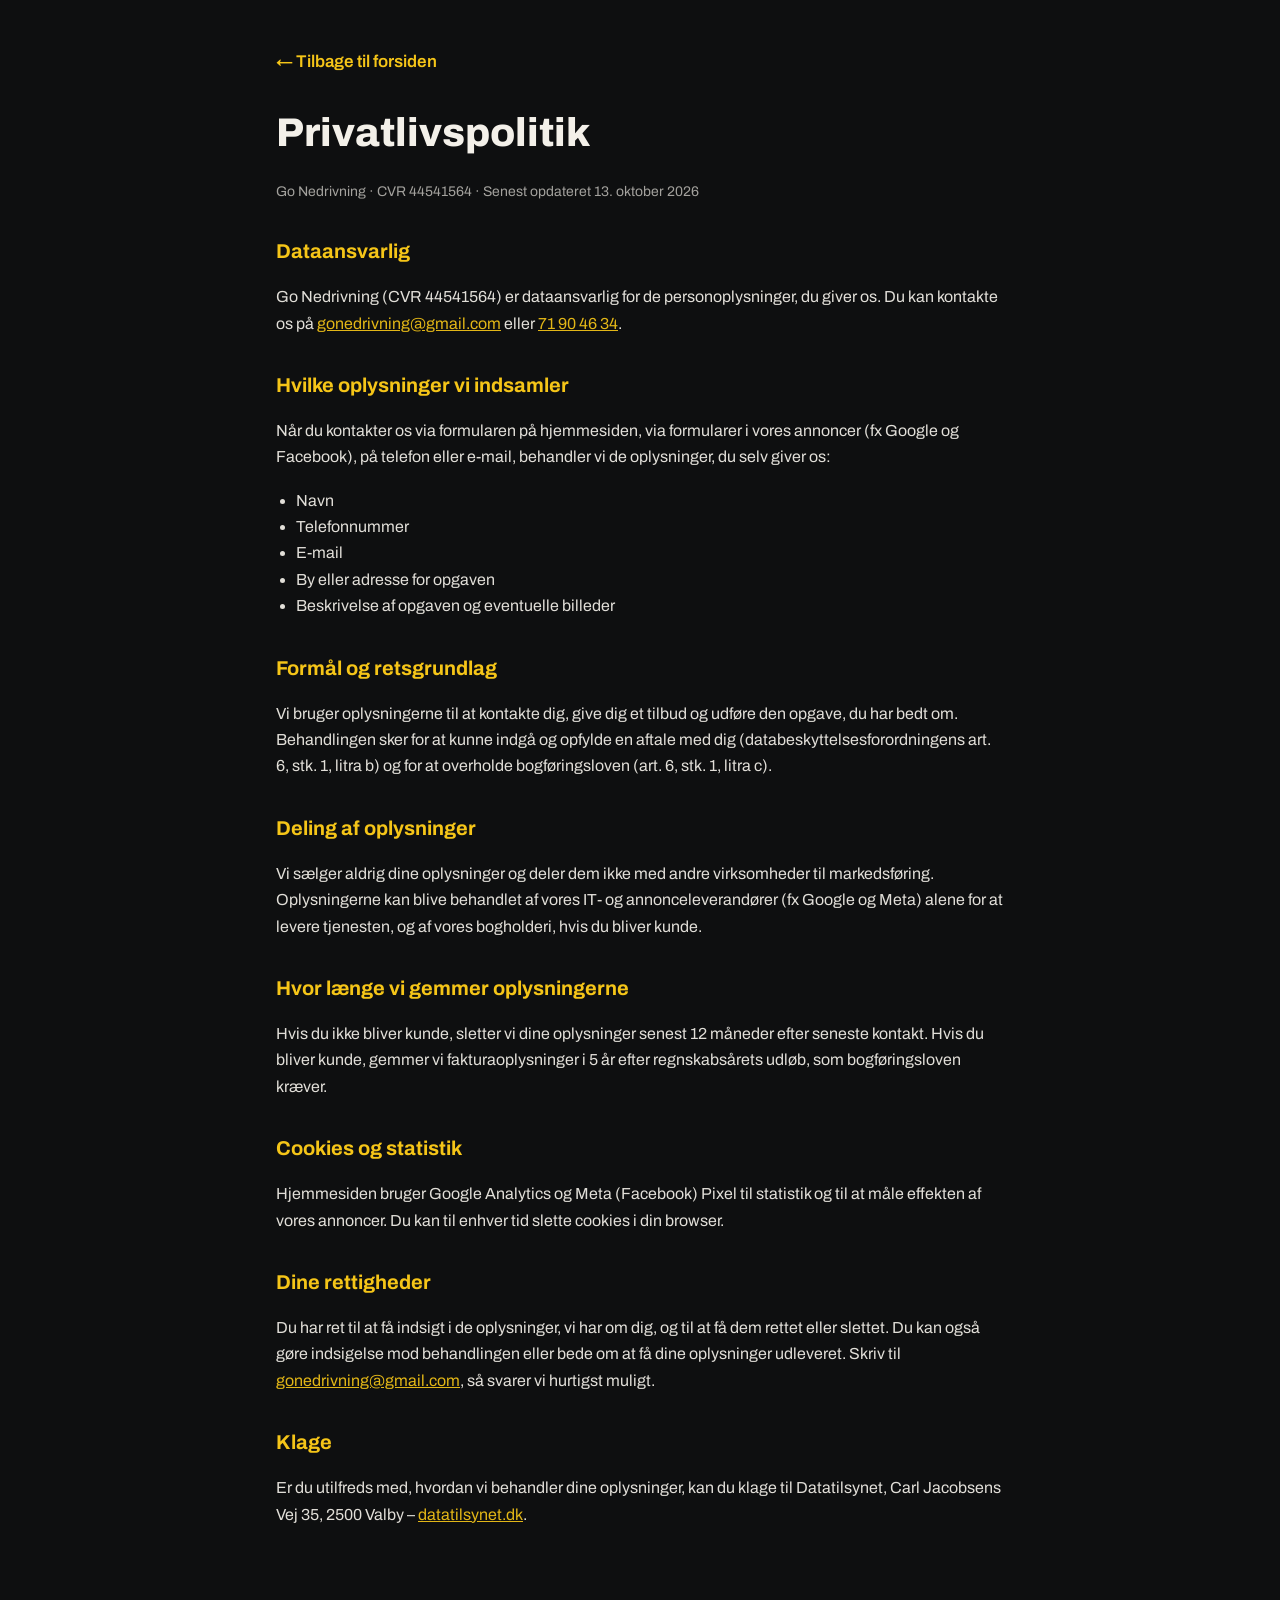
<file: privatlivspolitik.html>
<!doctype html>
<html lang="da">
<head>
<meta charset="utf-8">
<meta name="viewport" content="width=device-width, initial-scale=1">
<title>Privatlivspolitik | Go Nedrivning</title>
<meta name="description" content="Privatlivspolitik for Go Nedrivning – hvordan vi behandler dine oplysninger, når du kontakter os.">
<link rel="canonical" href="https://gonedrivning.dk/privatlivspolitik">
<meta name="robots" content="noindex, follow">
<link rel="icon" href="/favicon.ico">
<link rel="preconnect" href="https://fonts.googleapis.com">
<link href="https://fonts.googleapis.com/css2?family=Archivo:wght@400;600;800&display=swap" rel="stylesheet">
<link rel="stylesheet" href="site.css">
<link rel="stylesheet" href="color.css">
<style>
  .pp{max-width:760px;margin:0 auto;padding:48px 16px 80px;font-family:Archivo,system-ui,-apple-system,"Segoe UI",Roboto,Arial,sans-serif;line-height:1.65;color:#f3f0e9}
  body{background:#0e0f10}
  .pp a{color:#f5c518}
  .pp h1{font-size:clamp(28px,5vw,40px);font-weight:800;margin:0 0 8px}
  .pp h2{font-size:20px;font-weight:700;margin:32px 0 8px;color:#f5c518}
  .pp p,.pp li{font-size:16px;opacity:.92}
  .pp ul{padding-left:20px}
  .pp .back{display:inline-block;margin-bottom:24px;text-decoration:none;font-weight:600}
  .pp .muted{opacity:.65;font-size:14px}
</style>
</head>
<body>
<main class="pp">
  <a class="back" href="/">← Tilbage til forsiden</a>
  <h1>Privatlivspolitik</h1>
  <p class="muted">Go Nedrivning · CVR 44541564 · Senest opdateret 13. oktober 2026</p>

  <h2>Dataansvarlig</h2>
  <p>Go Nedrivning (CVR 44541564) er dataansvarlig for de personoplysninger, du giver os. Du kan kontakte os på <a href="mailto:gonedrivning@gmail.com">gonedrivning@gmail.com</a> eller <a href="tel:+4571904634">71 90 46 34</a>.</p>

  <h2>Hvilke oplysninger vi indsamler</h2>
  <p>Når du kontakter os via formularen på hjemmesiden, via formularer i vores annoncer (fx Google og Facebook), på telefon eller e-mail, behandler vi de oplysninger, du selv giver os:</p>
  <ul>
    <li>Navn</li>
    <li>Telefonnummer</li>
    <li>E-mail</li>
    <li>By eller adresse for opgaven</li>
    <li>Beskrivelse af opgaven og eventuelle billeder</li>
  </ul>

  <h2>Formål og retsgrundlag</h2>
  <p>Vi bruger oplysningerne til at kontakte dig, give dig et tilbud og udføre den opgave, du har bedt om. Behandlingen sker for at kunne indgå og opfylde en aftale med dig (databeskyttelsesforordningens art. 6, stk. 1, litra b) og for at overholde bogføringsloven (art. 6, stk. 1, litra c).</p>

  <h2>Deling af oplysninger</h2>
  <p>Vi sælger aldrig dine oplysninger og deler dem ikke med andre virksomheder til markedsføring. Oplysningerne kan blive behandlet af vores IT- og annonceleverandører (fx Google og Meta) alene for at levere tjenesten, og af vores bogholderi, hvis du bliver kunde.</p>

  <h2>Hvor længe vi gemmer oplysningerne</h2>
  <p>Hvis du ikke bliver kunde, sletter vi dine oplysninger senest 12 måneder efter seneste kontakt. Hvis du bliver kunde, gemmer vi fakturaoplysninger i 5 år efter regnskabsårets udløb, som bogføringsloven kræver.</p>

  <h2>Cookies og statistik</h2>
  <p>Hjemmesiden bruger Google Analytics og Meta (Facebook) Pixel til statistik og til at måle effekten af vores annoncer. Du kan til enhver tid slette cookies i din browser.</p>

  <h2>Dine rettigheder</h2>
  <p>Du har ret til at få indsigt i de oplysninger, vi har om dig, og til at få dem rettet eller slettet. Du kan også gøre indsigelse mod behandlingen eller bede om at få dine oplysninger udleveret. Skriv til <a href="mailto:gonedrivning@gmail.com">gonedrivning@gmail.com</a>, så svarer vi hurtigst muligt.</p>

  <h2>Klage</h2>
  <p>Er du utilfreds med, hvordan vi behandler dine oplysninger, kan du klage til Datatilsynet, Carl Jacobsens Vej 35, 2500 Valby – <a href="https://www.datatilsynet.dk" rel="noopener">datatilsynet.dk</a>.</p>
</main>
</body>
</html>
</file>
<file: site.css>
:root{
  --bg:#0E0F10;--bg-2:#151719;--bg-3:#1C1F22;--line:#2A2E32;--line-2:#3A3F44;
  --text:#F3F0E9;--muted:#A39E95;--dim:#6F6B64;
  --accent:#FFC21A;--accent-2:#FFD65C;--accent-ink:#141210;--brick:#DDBE7F;
  --r:10px;
  --f-display:"Archivo","Arial Narrow",Arial,system-ui,sans-serif;
  --f-body:"Archivo",system-ui,-apple-system,"Segoe UI",Roboto,Arial,sans-serif;
  --f-mono:"IBM Plex Mono",ui-monospace,SFMono-Regular,Menlo,Consolas,monospace;
  --ease:cubic-bezier(.2,.7,.1,1);
  color-scheme:dark;
}
*{box-sizing:border-box}
html{-webkit-text-size-adjust:100%;overflow-x:clip;scroll-behavior:smooth}
body{margin:0;background:var(--bg);color:var(--text);font-family:var(--f-body);font-size:17px;line-height:1.6;-webkit-font-smoothing:antialiased;overflow-x:clip}
img{max-width:100%;height:auto;display:block}
a{color:inherit}
button,input,select,textarea{font:inherit;color:inherit}
:focus-visible{outline:2px solid var(--accent);outline-offset:3px;border-radius:4px}
.mono{font-family:var(--f-mono);font-size:12px;letter-spacing:.08em;text-transform:uppercase}
.display{font-family:var(--f-display);font-stretch:125%;font-weight:800;text-transform:uppercase;letter-spacing:-.015em;line-height:.95;text-wrap:balance;margin:0}
h1,h2,h3{text-wrap:balance}
.wrap{width:min(1180px,100%);margin:0 auto;padding-inline:clamp(16px,4vw,40px)}
.kicker{color:var(--accent);display:block;margin-bottom:14px}

.btn{display:inline-flex;align-items:center;justify-content:center;gap:.6em;min-height:48px;padding:0 22px;border-radius:999px;border:1px solid transparent;font-family:var(--f-display);font-stretch:112%;font-weight:700;font-size:14px;letter-spacing:.06em;text-transform:uppercase;text-decoration:none;cursor:pointer;transition:background .2s,border-color .2s,transform .15s;white-space:nowrap}
.btn .arr{transition:transform .3s var(--ease)}
.btn:hover .arr{transform:translateX(4px)}
.btn-accent{background:var(--accent);color:var(--accent-ink)}
.btn-accent:hover{background:var(--accent-2)}
.btn-ghost{border-color:var(--line-2);background:rgba(14,15,16,.4)}
.btn-ghost:hover{border-color:var(--text)}
.btn-sm{min-height:40px;padding:0 16px;font-size:12.5px}

/* header */
.hdr{position:sticky;top:0;z-index:40;background:rgba(14,15,16,.94);border-bottom:1px solid var(--line);padding-top:env(safe-area-inset-top,0px)}
.hdr .wrap{display:flex;align-items:center;gap:22px;min-height:64px}
.logo{display:flex;align-items:center;gap:8px;text-decoration:none;font-stretch:125%;font-weight:900;font-size:17px;letter-spacing:.01em}
.logo-go{background:var(--accent);color:var(--accent-ink);padding:3px 7px 2px;border-radius:4px;line-height:1.1}
.nav{display:flex;gap:24px;margin-left:auto}
.nav a{font-family:var(--f-mono);font-size:12px;letter-spacing:.1em;text-transform:uppercase;text-decoration:none;color:var(--muted)}
.nav a:hover,.nav a[aria-current]{color:var(--text)}
.hdr-phone{font-family:var(--f-mono);font-size:13px;letter-spacing:.06em;text-decoration:none;white-space:nowrap}
@media (max-width:980px){.nav{display:none}.hdr-phone{margin-left:auto}}
@media (max-width:520px){.hdr-phone{display:none}.hdr .btn{margin-left:auto}}

/* breadcrumb + hero */
.crumbs{font-family:var(--f-mono);font-size:11.5px;letter-spacing:.08em;text-transform:uppercase;color:var(--dim);display:flex;gap:8px;flex-wrap:wrap;padding-top:26px}
.crumbs a{color:var(--muted);text-decoration:none}
.crumbs a:hover{color:var(--text)}
.hero{display:grid;grid-template-columns:minmax(0,1.15fr) minmax(0,1fr);gap:clamp(24px,4vw,56px);align-items:center;padding-block:22px clamp(40px,6vw,72px)}
.hero h1{font-size:clamp(32px,4.1vw,60px);overflow-wrap:break-word;hyphens:auto}
.hero .lead{font-size:clamp(17px,1.5vw,20px);color:var(--muted);max-width:52ch;margin:20px 0 26px}
.hero .ctas{display:flex;flex-wrap:wrap;gap:10px}
.hero .trust{display:flex;flex-wrap:wrap;gap:8px 18px;margin-top:22px;color:var(--muted)}
.hero .trust b{color:var(--accent);font-weight:500}
.hero-img{position:relative;border-radius:14px;overflow:hidden;border:1px solid var(--line);aspect-ratio:4/5;background:var(--bg-2)}
.hero-img img{width:100%;height:100%;object-fit:cover}
@media (max-width:860px){.hero{grid-template-columns:1fr}.hero-img{aspect-ratio:4/3;order:-1}}

/* sections */
section.s{padding-block:clamp(56px,8vw,104px);border-top:1px solid var(--line)}
.s-head{display:grid;grid-template-columns:minmax(0,1fr) minmax(0,1fr);gap:32px;align-items:end;margin-bottom:clamp(24px,3vw,40px)}
.s-head h2{font-size:clamp(30px,3.8vw,54px);overflow-wrap:break-word}
.s-head p{color:var(--muted);margin:0;max-width:52ch;justify-self:end}
@media (max-width:860px){.s-head{grid-template-columns:1fr}.s-head p{justify-self:start}}

.stats{display:grid;grid-template-columns:repeat(3,minmax(0,1fr));border:1px solid var(--line);border-radius:var(--r);overflow:hidden}
.stats div{padding:24px;border-right:1px solid var(--line)}
.stats div:last-child{border-right:0}
.stats b{display:block;font-stretch:125%;font-weight:800;font-size:clamp(34px,4vw,54px);line-height:1;color:var(--accent);font-variant-numeric:tabular-nums}
.stats span{display:block;margin-top:8px;color:var(--muted);font-size:14.5px}
@media (max-width:560px){.stats{grid-template-columns:1fr}.stats div{border-right:0;border-bottom:1px solid var(--line)}.stats div:last-child{border-bottom:0}}

/* before / after slider */
.ba{position:relative;aspect-ratio:4/3;border-radius:14px;overflow:hidden;border:1px solid var(--line);background:var(--bg-2);user-select:none;touch-action:pan-y;max-width:980px;margin-inline:auto}
.ba img{position:absolute;inset:0;width:100%;height:100%;object-fit:cover;pointer-events:none}
.ba .after{clip-path:inset(0 0 0 50%)}
.ba .tag{position:absolute;top:14px;z-index:2;background:rgba(14,15,16,.82);border:1px solid var(--line-2);padding:5px 10px;border-radius:999px}
.ba .tag.l{left:14px}.ba .tag.r{right:14px;color:var(--accent)}
.ba .bar{position:absolute;top:0;bottom:0;left:50%;width:2px;background:var(--accent);z-index:2;transform:translateX(-1px)}
.ba .knob{position:absolute;top:50%;left:50%;z-index:3;width:48px;height:48px;border-radius:50%;background:var(--accent);color:var(--accent-ink);display:grid;place-items:center;transform:translate(-50%,-50%);font-weight:800;box-shadow:0 8px 24px rgba(0,0,0,.4)}
.ba input{position:absolute;inset:0;width:100%;height:100%;opacity:0;cursor:ew-resize;z-index:4;margin:0}
.ba-note{text-align:center;color:var(--dim);font-size:13px;margin:12px 0 0}

/* prices */
.prices{display:grid;grid-template-columns:repeat(auto-fit,minmax(250px,1fr));gap:14px}
.price{border:1px solid var(--line);border-radius:14px;background:var(--bg-2);padding:26px;display:flex;flex-direction:column;gap:16px}
.price h3{margin:0;font-size:19px;font-stretch:112%;line-height:1.2}
.price .amt{font-stretch:125%;font-weight:800;font-size:40px;line-height:1;font-variant-numeric:tabular-nums}
.price .amt small{font-size:15px;color:var(--muted);font-weight:500;font-stretch:100%;margin-left:4px}
.price ul{list-style:none;margin:0;padding:14px 0 0;border-top:1px solid var(--line);display:grid;gap:8px;color:var(--muted);font-size:15px}
.price li{display:flex;gap:10px}
.price li::before{content:"";flex:none;width:7px;height:7px;margin-top:9px;border-radius:2px;background:var(--accent)}
.price .btn{margin-top:auto}
.price-note{color:var(--dim);font-size:14px;margin:16px 0 0;max-width:80ch}

/* process */
.steps{display:grid;grid-template-columns:repeat(5,minmax(0,1fr));gap:18px;counter-reset:s}
.steps div{border-top:2px solid var(--line-2);padding-top:16px}
.steps .n{color:var(--accent)}
.steps h3{margin:8px 0 6px;font-size:18px;line-height:1.2;font-stretch:112%}
.steps p{margin:0;color:var(--muted);font-size:15px}
@media (max-width:980px){.steps{grid-template-columns:1fr 1fr}}
@media (max-width:520px){.steps{grid-template-columns:1fr}}

/* text + miljø */
.two{display:grid;grid-template-columns:minmax(0,1fr) minmax(0,1fr);gap:clamp(24px,4vw,56px)}
@media (max-width:860px){.two{grid-template-columns:1fr}}
.prose p{color:var(--muted);margin:0 0 14px;max-width:62ch}
.prose h3{font-size:20px;font-stretch:112%;margin:22px 0 8px}
.chips{display:flex;flex-wrap:wrap;gap:8px;margin-top:10px;padding:0;list-style:none}
.chips li{border:1px solid var(--line-2);border-radius:999px;padding:7px 13px;font-size:14px}
.box{border:1px solid var(--line);border-radius:14px;background:var(--bg-2);padding:26px}
.box h3{margin:0 0 10px;font-size:19px;font-stretch:112%}
.box ul{margin:0;padding-left:18px;color:var(--muted);display:grid;gap:6px}

/* reviews */
.revs{display:grid;grid-template-columns:repeat(3,minmax(0,1fr));gap:14px}
.rev{border:1px solid var(--line);border-radius:14px;padding:22px;background:var(--bg-2);margin:0;display:flex;flex-direction:column;gap:12px}
.rev .stars{color:var(--accent);letter-spacing:2px}
.rev blockquote{margin:0;font-size:16px}
.rev figcaption{color:var(--muted);font-size:14px;margin-top:auto}
@media (max-width:900px){.revs{grid-template-columns:1fr}}
.rev-link{display:inline-block;margin-top:18px;color:var(--accent);text-decoration:none}

/* videos */
.vids{display:grid;grid-template-columns:repeat(auto-fit,minmax(280px,1fr));gap:14px}
.vid{position:relative;aspect-ratio:16/9;border-radius:14px;overflow:hidden;border:1px solid var(--line);background:#000;cursor:pointer;padding:0;width:100%}
.vid img{width:100%;height:100%;object-fit:cover;opacity:.85;transition:opacity .3s,transform .6s var(--ease)}
.vid:hover img{opacity:1;transform:scale(1.03)}
.vid .play{position:absolute;left:50%;top:50%;width:68px;height:68px;border-radius:50%;background:var(--accent);color:var(--accent-ink);display:grid;place-items:center;transform:translate(-50%,-50%);box-shadow:0 10px 30px rgba(0,0,0,.5)}
.vid .cap{position:absolute;left:0;right:0;bottom:0;padding:30px 14px 12px;background:linear-gradient(transparent,rgba(0,0,0,.8));text-align:left;font-size:14.5px}
.vid iframe{position:absolute;inset:0;width:100%;height:100%;border:0}

/* faq */
.faq{display:grid;gap:10px;max-width:880px}
.faq details{border:1px solid var(--line);border-radius:12px;background:var(--bg-2)}
.faq summary{cursor:pointer;list-style:none;padding:18px 52px 18px 20px;position:relative;font-weight:650;font-size:17px}
.faq summary::-webkit-details-marker{display:none}
.faq summary::after{content:"+";position:absolute;right:20px;top:50%;transform:translateY(-50%);color:var(--accent);font-size:24px;font-weight:400}
.faq details[open] summary::after{content:"–"}
.faq details p{margin:0;padding:0 20px 18px;color:var(--muted);max-width:72ch}

/* other services */
.others{display:grid;grid-template-columns:repeat(auto-fill,minmax(200px,1fr));gap:10px}
.others a{border:1px solid var(--line);border-radius:12px;padding:16px 18px;text-decoration:none;display:flex;justify-content:space-between;gap:10px;align-items:center;background:var(--bg-2);transition:border-color .2s}
.others a:hover{border-color:var(--accent)}
.others a span{color:var(--accent)}

/* form */
.quote{display:grid;grid-template-columns:minmax(0,.9fr) minmax(0,1.1fr);gap:clamp(24px,4vw,56px);align-items:start}
@media (max-width:860px){.quote{grid-template-columns:1fr}}
.quote form{display:grid;gap:12px;border:1px solid var(--line-2);border-radius:16px;background:var(--bg-2);padding:clamp(18px,3vw,28px)}
.quote label{display:grid;gap:6px;font-size:14px;color:var(--muted)}
.quote input,.quote select,.quote textarea{min-height:48px;border-radius:10px;border:1px solid var(--line-2);background:var(--bg-3);padding:10px 12px;font-size:16px;color:var(--text);width:100%}
.quote textarea{min-height:110px;resize:vertical}
.quote .row2{display:grid;grid-template-columns:1fr 1fr;gap:12px}
@media (max-width:520px){.quote .row2{grid-template-columns:1fr}}
.quote .hint{font-size:13px;color:var(--dim);margin:0}
.contact-list{list-style:none;padding:0;margin:22px 0 0;display:grid;gap:10px}
.contact-list a{text-decoration:none;font-size:20px;font-weight:700}

/* footer */
.foot{border-top:1px solid var(--line);padding-block:44px calc(96px + env(safe-area-inset-bottom,0px))}
.foot-in{display:flex;justify-content:space-between;gap:28px;flex-wrap:wrap}
.foot p{color:var(--muted);font-size:14px;margin:6px 0 0}
.foot nav{display:flex;gap:18px;flex-wrap:wrap}
.foot nav a{color:var(--muted);text-decoration:none;font-size:14px}
.foot nav a:hover{color:var(--text)}
.social{display:flex;gap:10px;margin-top:16px}
.social a{width:44px;height:44px;display:grid;place-items:center;border:1px solid var(--line-2);border-radius:50%;color:var(--muted);transition:color .2s,background .2s,border-color .2s}
.social a:hover{color:var(--accent-ink);background:var(--accent);border-color:var(--accent)}
.social svg{width:19px;height:19px;fill:currentColor}
.legal{margin-top:30px;display:flex;justify-content:space-between;gap:12px;flex-wrap:wrap;color:var(--dim)}

/* sticky mobile bar */
.mbar{position:fixed;left:0;right:0;bottom:0;z-index:45;display:none;gap:10px;padding:10px 16px calc(10px + env(safe-area-inset-bottom,0px));background:rgba(14,15,16,.94);border-top:1px solid var(--line)}
.mbar .btn{flex:1}
.mbar .call{flex:none;width:52px;padding:0}
@media (max-width:860px){.mbar{display:flex}}
@media (min-width:861px){.foot{padding-bottom:44px}}
@media (prefers-reduced-motion:reduce){html{scroll-behavior:auto}*{transition:none!important}}
.box ul.chips{padding-left:0;display:flex;flex-wrap:wrap;gap:8px}
.prices{grid-template-columns:repeat(auto-fill,minmax(250px,1fr))}
.prices:has(> .price:only-child){grid-template-columns:minmax(0,440px)}
.rev-link,.contact-list a{display:inline-flex;align-items:center;min-height:44px}
.hdr-phone{padding-block:12px}
@media(max-width:420px){.logo{font-size:14px;gap:6px}.logo-go{padding:2px 6px 1px}.hdr .btn-sm{padding:0 12px;font-size:11px;min-height:38px}.hdr .wrap{gap:10px}}
.rev .stars{display:flex;align-items:center;justify-content:flex-start;gap:10px}
.rev .stars::before{content:"";flex:none;width:26px;height:26px;border-radius:50%;background:#fff url("data:image/svg+xml,%3Csvg xmlns='http://www.w3.org/2000/svg' viewBox='0 0 48 48'%3E%3Cpath fill='%23FFC107' d='M43.6 20.1H42V20H24v8h11.3C33.7 32.7 29.2 36 24 36c-6.6 0-12-5.4-12-12s5.4-12 12-12c3.1 0 5.8 1.2 7.9 3.1l5.7-5.7C34 6.1 29.3 4 24 4 12.9 4 4 12.9 4 24s8.9 20 20 20 20-8.9 20-20c0-1.3-.1-2.6-.4-3.9z'/%3E%3Cpath fill='%23FF3D00' d='M6.3 14.7l6.6 4.8C14.7 15.1 19 12 24 12c3.1 0 5.8 1.2 7.9 3.1l5.7-5.7C34 6.1 29.3 4 24 4 16.3 4 9.7 8.3 6.3 14.7z'/%3E%3Cpath fill='%234CAF50' d='M24 44c5.2 0 9.9-2 13.4-5.2l-6.2-5.2C29.2 35.1 26.7 36 24 36c-5.2 0-9.6-3.3-11.3-7.9l-6.5 5C9.5 39.6 16.2 44 24 44z'/%3E%3Cpath fill='%231976D2' d='M43.6 20.1H42V20H24v8h11.3c-.8 2.2-2.2 4.2-4.1 5.6l6.2 5.2C37 39.2 44 34 44 24c0-1.3-.1-2.6-.4-3.9z'/%3E%3C/svg%3E") center/17px no-repeat;box-shadow:0 2px 6px rgba(0,0,0,.35)}
</file>
<file: color.css>
/* Farve-lag (køkken) – kun det vigtigste fremhævet */
:root{--muted:#D2CCC1;--dim:#9E988D;--line:#34393E;--bg-2:#1A1D20;--bg-3:#212428;--alt:#15171A}
.hl{color:inherit}
h1 .hl{color:var(--accent)}
.hero .lead{color:#F1ECE3}

/* rolige, skiftende baggrunde */
#proces,#anmeldelser,#foer-efter{background:var(--alt)}
section.s{border-top:0}

/* tekst mere læsbar */
.price ul,.box ul,.steps p,.faq details p{color:#DDD7CC}
.price .amt{color:var(--accent)}
.steps div{border-top-color:var(--accent)}

/* tilbud – gult felt (vigtigste handling) */
#tilbud{background:var(--accent);color:var(--accent-ink)}
#tilbud .kicker{color:var(--accent-ink)}
#tilbud .quote>div p,#tilbud .contact-list li{color:#3B3320!important}
#tilbud .contact-list a{color:var(--accent-ink);font-size:26px}
#tilbud form{background:var(--bg);border-color:var(--bg);color:var(--text);box-shadow:0 30px 60px -25px rgba(0,0,0,.55)}

/* hero: foto som baggrund */
.crumbs{position:relative;z-index:2}
.crumbs,.crumbs a{color:#E9E4DA}
.hero{grid-template-columns:minmax(0,760px);position:relative;isolation:isolate;min-height:min(74vh,700px);align-content:center;padding-block:clamp(48px,8vw,96px) clamp(56px,8vw,110px);margin-bottom:clamp(28px,4vw,48px)}
.hero-img{position:absolute;z-index:-1;top:-60px;bottom:0;left:50%;width:100vw;margin-left:-50vw;aspect-ratio:auto!important;border-radius:0;border:0;box-shadow:none;order:0!important}
.hero-img img{object-position:center 40%}
.hero-img::after{content:"";position:absolute;inset:0;background:
  linear-gradient(90deg,rgba(10,11,12,.88) 0%,rgba(10,11,12,.7) 45%,rgba(10,11,12,.35) 100%),
  linear-gradient(0deg,var(--bg) 0%,rgba(14,15,16,0) 28%)}
.hero h1{font-size:clamp(34px,5vw,72px);text-shadow:0 2px 24px rgba(0,0,0,.5)}
.hero .lead{text-shadow:0 1px 12px rgba(0,0,0,.6)}
.hero .trust{color:#E9E4DA}
.hero .btn-ghost{background:rgba(14,15,16,.55);border-color:rgba(255,255,255,.35);backdrop-filter:blur(6px)}
@media (max-width:860px){
  .hero{min-height:auto;padding-block:40px 56px}
  .hero-img::after{background:linear-gradient(180deg,rgba(10,11,12,.55) 0%,rgba(10,11,12,.72) 55%,var(--bg) 100%)}
}
</file>
<file: sub.css>
/* ===== undersider v2: fuld skærm hero, anmeldelser, beregner ===== */
.hero{min-height:calc(100svh - 64px);align-content:end;padding-block:clamp(40px,8vw,96px) clamp(48px,7vw,90px)}
.hero-img{top:-64px}
.hero .lead{margin-bottom:0}
@media (max-width:860px){.hero{min-height:calc(100svh - 64px);padding-block:40px 64px}}
#anmeldelser2{background:var(--bg)}
#anmeldelser2 .kicker{color:#F3F0E9}
#beregner{background:#FFC21A;color:#141210}
#beregner .kicker,#beregner .display,#beregner .s-head p{color:#141210}
@media (min-width:1000px){.calc{grid-template-columns:minmax(0,1.5fr) minmax(0,1fr)}}
@media (max-width:760px){.crow{grid-template-columns:minmax(0,1fr) minmax(0,1fr);}.crow .f-cat,.crow .f-type{grid-column:span 2}.crow .rm{justify-self:end}}
.xlinks{margin:14px 0 0}.xlinks a{color:#F3F0E9}

.calc{display:grid;grid-template-columns:1fr;gap:22px;margin-top:26px;align-items:start}
.calc>*{min-width:0}
@media (min-width:901px){.calc{grid-template-columns:1.25fr .85fr}}
.calc-cats{display:grid;grid-template-columns:repeat(auto-fill,minmax(min(250px,100%),1fr));gap:12px}
.cc{position:relative;text-align:left;background:var(--bg-2);border:1px solid var(--line);border-radius:var(--r);padding:14px 40px 14px 14px;display:block;width:100%;cursor:pointer;transition:border-color .2s,background .2s}
.cc:hover{border-color:var(--line-2)}
.cc.on{border-color:var(--accent);background:linear-gradient(180deg,rgba(255,194,26,.07),rgba(255,194,26,0))}
.cc h3{margin:0 0 4px;font-size:16px;font-weight:700;overflow-wrap:anywhere}
.cc p{margin:0;color:var(--muted);font-size:14px;line-height:1.4;overflow-wrap:anywhere}
.cc .tick{position:absolute;top:14px;right:14px;width:20px;height:20px;border:1px solid var(--line-2);border-radius:5px;display:grid;place-items:center;color:var(--accent-ink);font-size:13px;background:transparent}
.cc.on .tick{background:var(--accent);border-color:var(--accent)}
.cc-fields{display:none;gap:8px;margin-top:12px}
.cc.on .cc-fields{display:grid}
.cc-fields select,.cc-fields input{width:100%;background:var(--bg-3);color:var(--text);border:1px solid var(--line-2);border-radius:8px;padding:9px 10px;font:inherit;font-size:14px}
.cc-fields input{font-variant-numeric:tabular-nums}
.calc-rows{display:grid;gap:10px}
.crow{display:grid;grid-template-columns:minmax(0,1.25fr) minmax(0,1.25fr) minmax(0,.8fr) 44px;gap:10px;align-items:end;background:var(--bg-2);border:1px solid var(--line);border-radius:var(--r);padding:14px}
.crow.ok{border-color:rgba(255,194,26,.55)}
.crow label{display:grid;gap:6px;min-width:0}
.crow label>span{font-family:var(--f-mono);font-size:12px;letter-spacing:.09em;text-transform:uppercase;color:var(--dim)}
.crow select,.crow input{width:100%;min-height:46px;background:var(--bg-3);color:var(--text);border:1px solid var(--line-2);border-radius:8px;padding:10px 12px;font:inherit;font-size:16px}
.crow select:focus,.crow input:focus{border-color:var(--accent);outline:none}
.crow select:disabled,.crow input:disabled{opacity:.45}
.crow input{font-variant-numeric:tabular-nums}
.crow .fixed{min-height:46px;display:flex;align-items:center;color:var(--muted);font-size:14px}
.crow .rm{width:44px;height:46px;border-radius:8px;border:1px solid var(--line-2);background:transparent;color:var(--muted);font-size:20px;cursor:pointer}
.crow .rm:hover{border-color:var(--accent);color:var(--text)}
.crow .rate{grid-column:1/-1;margin:-2px 0 0;font-size:14px;color:var(--muted)}
.crow .rate b{color:var(--accent);font-weight:600}
.crow .rate a{color:var(--accent)}
.calc-add{justify-self:start;min-height:46px;padding:0 18px;border-radius:999px;border:1px dashed var(--line-2);background:transparent;color:var(--text);font:inherit;font-weight:600;cursor:pointer}
.calc-add:hover{border-color:var(--accent);color:var(--accent)}
@media (max-width:640px){.crow{grid-template-columns:minmax(0,1fr) 44px}.crow .f-cat,.crow .f-type{grid-column:1/-1}.crow .f-m2{grid-column:1/2}}
.calc-sum{position:sticky;top:calc(var(--hdr-h) + 14px);background:var(--bg-2);border:1px solid var(--line);border-radius:var(--r);padding:18px}
.calc-sum .lbl{font-family:var(--f-mono);font-size:12px;letter-spacing:.09em;color:var(--dim);text-transform:uppercase}
.calc-sum .tot{font-family:var(--f-display);font-size:clamp(34px,5vw,46px);font-weight:800;line-height:1.05;color:var(--accent);font-variant-numeric:tabular-nums;margin:2px 0 2px}
.calc-sum .vat{color:var(--muted);font-size:14px}
.calc-lines{list-style:none;margin:16px 0 0;padding:16px 0 0;border-top:1px dashed var(--line-2);display:grid;gap:9px}
.calc-lines li{display:flex;justify-content:space-between;gap:12px;font-size:14px;color:var(--muted)}
.calc-lines b{color:var(--text);font-weight:600;font-variant-numeric:tabular-nums;white-space:nowrap}
.calc-empty{color:var(--dim);font-size:14px;margin:14px 0 0}
.calc-note{display:flex;gap:9px;margin-top:16px;padding:11px 12px;border:1px solid var(--line);border-radius:8px;color:var(--muted);font-size:13px;line-height:1.45;background:var(--bg-3)}
.calc-sum .btn{width:100%;justify-content:center;margin-top:16px}
.rev{border:1px solid var(--line);border-radius:14px;padding:22px;background:var(--bg-2);margin:0;display:flex;flex-direction:column;gap:12px}
.rev .stars{color:var(--accent);letter-spacing:2px}
.rev blockquote{margin:0;font-size:16px;line-height:1.5}
.rev figcaption{color:var(--muted);font-size:14px;margin-top:auto}
.calc-dev{position:relative;padding:0 clamp(14px,2.4vw,26px) clamp(14px,2.4vw,26px);border-radius:28px;
  background:linear-gradient(160deg,#2a2e33 0%,#1a1d20 38%,#131517 100%);
  border:1px solid #3a3f45;box-shadow:0 1px 0 rgba(255,255,255,.08) inset,0 -2px 0 rgba(0,0,0,.5) inset,0 40px 90px -30px rgba(0,0,0,.85),0 0 0 6px #0c0d0e,0 0 0 7px #2c3035}
.calc-dev::before,.calc-dev::after{content:"";position:absolute;bottom:14px;width:10px;height:10px;border-radius:50%;background:radial-gradient(circle at 35% 35%,#6b7178,#23272b 70%);box-shadow:0 1px 0 rgba(255,255,255,.1)}
.calc-dev::before{left:14px}.calc-dev::after{right:14px}
.calc-top{grid-column:1/-1;display:flex;align-items:center;gap:14px;margin:0 calc(-1*clamp(14px,2.4vw,26px));padding:14px clamp(16px,2.6vw,28px);border-radius:27px 27px 0 0;
  background:repeating-linear-gradient(-45deg,#FFC21A 0 18px,#141210 18px 36px);position:relative}
.calc-top>*{position:relative;z-index:1;background:#141210;color:#FFC21A;padding:6px 12px;border-radius:999px;font-family:var(--f-mono);font-size:12px;letter-spacing:.14em;text-transform:uppercase;white-space:nowrap}
.calc-brand b{background:#FFC21A;color:#141210;padding:1px 6px;border-radius:4px;margin-right:4px;font-weight:700}
.calc-model{margin-left:auto}
.calc-leds{display:flex;gap:7px;padding:9px 12px!important}
.calc-leds i{width:9px;height:9px;border-radius:50%;background:#3a2f10}
.calc-leds i.on{background:#FFC21A;box-shadow:0 0 10px #FFC21A,0 0 3px #fff inset;animation:led 2.4s ease-in-out infinite}
@keyframes led{50%{opacity:.45}}
@media (max-width:560px){.calc-model{display:none}.calc-leds{margin-left:auto}}
.calc-dev .crow{background:linear-gradient(180deg,#24282c,#1c1f22);border:1px solid #33383d;border-radius:14px;box-shadow:0 1px 0 rgba(255,255,255,.06) inset,0 4px 0 #0e1011,0 8px 16px -8px rgba(0,0,0,.6)}
.calc-dev .crow.ok{border-color:rgba(255,194,26,.6)}
.calc-dev .crow select,.calc-dev .crow input{background:#101214;border-color:#3a3f45;box-shadow:0 2px 6px rgba(0,0,0,.5) inset}
.calc-dev .crow .rm{background:linear-gradient(180deg,#2e3337,#222629);box-shadow:0 3px 0 #0e1011}
.calc-dev .crow .rm:active{transform:translateY(2px);box-shadow:0 1px 0 #0e1011}
.calc-dev .calc-add{border:0;background:linear-gradient(180deg,#2e3337,#222629);box-shadow:0 1px 0 rgba(255,255,255,.07) inset,0 4px 0 #0e1011;border-radius:12px}
.calc-dev .calc-add:active{transform:translateY(3px);box-shadow:0 1px 0 #0e1011}
.calc-dev>*:not(.calc-top){margin-top:clamp(14px,2vw,22px)}
.calc-dev .calc-sum{background:linear-gradient(180deg,#1f2326,#17191c);border:1px solid #33383d;border-radius:18px;box-shadow:0 1px 0 rgba(255,255,255,.06) inset,0 5px 0 #0e1011}
.calc-lcd{margin:-2px -2px 14px;padding:14px 16px 12px;border-radius:12px;background:#17140a;
  background-image:repeating-linear-gradient(0deg,rgba(255,194,26,.035) 0 1px,transparent 1px 3px),radial-gradient(120% 90% at 50% 0%,#2a2410,#120f06);
  border:2px solid #07080a;box-shadow:0 0 0 1px #3a3f45,0 3px 12px rgba(0,0,0,.7) inset;color:#FFC21A;font-family:"Share Tech Mono",var(--f-mono)}
.calc-lcd .lbl{color:rgba(255,194,26,.55)!important;font-family:"Share Tech Mono",var(--f-mono)!important}
.calc-lcd .tot{font-family:"Share Tech Mono",var(--f-mono)!important;font-weight:400!important;font-size:clamp(40px,5.2vw,58px)!important;letter-spacing:.02em;text-align:right;color:#FFC21A!important;text-shadow:0 0 14px rgba(255,194,26,.55),0 0 2px rgba(255,194,26,.9)}
.calc-lcd .vat{color:rgba(255,194,26,.75)!important;text-align:right;font-size:13px}
.calc-lcd .row1{display:flex;justify-content:space-between;align-items:baseline;gap:10px}
.calc-lcd .row1 .vat{font-size:15px}
.calc-dev .calc-sum .btn{border-radius:14px;min-height:56px;box-shadow:0 5px 0 #a87a00,0 10px 20px -6px rgba(255,194,26,.4)}
.calc-dev .calc-sum .btn:active{transform:translateY(4px);box-shadow:0 1px 0 #a87a00}
@media (max-width:560px){.calc-dev{padding:0 10px 14px;border-radius:22px}.calc-top{margin:0 -10px;border-radius:21px 21px 0 0}.calc-dev .calc-sum{padding:12px}.calc-dev .calc-sum .btn{white-space:normal;font-size:13px;padding:0 14px;text-align:center}.calc-lines li{flex-direction:column;gap:2px}.calc-lines b{white-space:normal}.calc-lcd .tot{font-size:40px!important}}
label.q-drop,.q-drop{display:flex!important;flex-direction:column;align-items:center!important;justify-content:center;gap:10px;text-align:center;min-height:110px}
.q-drop-ic{display:flex!important;align-items:center;justify-content:center;width:36px!important;height:36px!important;margin:0 auto;padding:0}
.q-drop-ic svg{display:block}
.rev .stars{display:flex;align-items:center;justify-content:flex-start;gap:10px}
.rev .stars::before{content:"";flex:none;width:26px;height:26px;border-radius:50%;background:#fff url("data:image/svg+xml,%3Csvg xmlns='http://www.w3.org/2000/svg' viewBox='0 0 48 48'%3E%3Cpath fill='%23FFC107' d='M43.6 20.1H42V20H24v8h11.3C33.7 32.7 29.2 36 24 36c-6.6 0-12-5.4-12-12s5.4-12 12-12c3.1 0 5.8 1.2 7.9 3.1l5.7-5.7C34 6.1 29.3 4 24 4 12.9 4 4 12.9 4 24s8.9 20 20 20 20-8.9 20-20c0-1.3-.1-2.6-.4-3.9z'/%3E%3Cpath fill='%23FF3D00' d='M6.3 14.7l6.6 4.8C14.7 15.1 19 12 24 12c3.1 0 5.8 1.2 7.9 3.1l5.7-5.7C34 6.1 29.3 4 24 4 16.3 4 9.7 8.3 6.3 14.7z'/%3E%3Cpath fill='%234CAF50' d='M24 44c5.2 0 9.9-2 13.4-5.2l-6.2-5.2C29.2 35.1 26.7 36 24 36c-5.2 0-9.6-3.3-11.3-7.9l-6.5 5C9.5 39.6 16.2 44 24 44z'/%3E%3Cpath fill='%231976D2' d='M43.6 20.1H42V20H24v8h11.3c-.8 2.2-2.2 4.2-4.1 5.6l6.2 5.2C37 39.2 44 34 44 24c0-1.3-.1-2.6-.4-3.9z'/%3E%3C/svg%3E") center/17px no-repeat;box-shadow:0 2px 6px rgba(0,0,0,.35)}
.gcard{display:flex;align-items:center;gap:18px;padding:22px 0;margin:0;border-top:1px solid var(--line);color:var(--text);text-decoration:none}
.gcard-logo{flex:none;display:grid;place-items:center}
.gcard-logo svg{width:48px;height:48px}
.gcard-score{font-family:var(--f-display);font-stretch:112%;font-weight:800;font-size:clamp(48px,6vw,72px);line-height:1;letter-spacing:-.02em;font-variant-numeric:tabular-nums}
.gcard-mid{display:flex;flex-direction:column;gap:6px}
.gcard-stars{color:var(--accent);display:inline-flex;gap:2px}
.gcard-lbl{color:var(--muted);font-size:16px}
.gcard-go{margin-left:auto;font-family:var(--f-mono);font-size:12px;letter-spacing:.08em;text-transform:uppercase;color:var(--accent);white-space:nowrap}
.gcard:hover .gcard-go{text-decoration:underline}
@media (max-width:640px){.gcard{flex-wrap:wrap;gap:10px 14px;padding:20px 0}.gcard-logo svg{width:38px;height:38px}.gcard-stars svg{width:20px;height:20px}.gcard-go{margin-left:0;width:100%}}

/* reviews marquee */
.rvm{overflow:hidden;margin-top:6px;-webkit-mask-image:linear-gradient(90deg,transparent,#000 5%,#000 95%,transparent);mask-image:linear-gradient(90deg,transparent,#000 5%,#000 95%,transparent)}
.rvm-track{display:flex;align-items:flex-start;gap:14px;width:max-content;animation:rvMarq 60s linear infinite;padding:4px 0}
.rvm:hover .rvm-track,.rvm.paused .rvm-track,.rvm:focus-within .rvm-track{animation-play-state:paused}
.rvm .rev{flex:0 0 auto;width:clamp(260px,78vw,340px);padding:18px;gap:10px}
.rvm .rev blockquote{font-size:15px;display:-webkit-box;-webkit-line-clamp:3;-webkit-box-orient:vertical;overflow:hidden}
.rvm .rev.open blockquote{-webkit-line-clamp:unset;display:block}
.rv-more{align-self:flex-start;background:none;border:0;padding:0;color:var(--accent);font-family:var(--f-mono);font-size:12px;letter-spacing:.06em;text-transform:uppercase;cursor:pointer}
@keyframes rvMarq{from{transform:translateX(0)}to{transform:translateX(-50%)}}
@media (prefers-reduced-motion:reduce){.rvm-track{animation:none}.rvm{overflow-x:auto}}
#results .xlinks{margin-top:14px}
/* palette A */
.rvm .rev{background:#fff;border-color:#fff;color:#141210}.rvm .rev blockquote{color:#141210}.rvm .rev figcaption{color:#5C574F}.rvm .rev .rv-more{color:#9A6B00}
#results .kicker,#results .gcard-go,#results .xlinks a{color:#F3F0E9}
.rvm{-webkit-mask-image:none;mask-image:none;overflow-x:auto;scroll-snap-type:x mandatory;scrollbar-width:none;-webkit-overflow-scrolling:touch;margin-left:calc(-1*clamp(16px,4vw,40px));margin-right:calc(-1*clamp(16px,4vw,40px));padding:0 clamp(16px,4vw,40px);scroll-padding-inline:clamp(16px,4vw,40px)}
.rvm::-webkit-scrollbar{display:none}
.rvm-track{animation:none!important;padding:4px 0 6px}
.rvm .rev{scroll-snap-align:start}
.rvm-hint{font-family:var(--f-mono);font-size:12px;letter-spacing:.08em;text-transform:uppercase;color:#A39E95;margin:10px 0 0}
.sr-only{position:absolute;width:1px;height:1px;padding:0;margin:-1px;overflow:hidden;clip:rect(0,0,0,0);white-space:nowrap;border:0}
@media (max-width:860px){.hero{padding-bottom:110px}}
/* stats marquee */
.stats.marq{display:block;overflow:hidden;border-left:0;border-right:0;border-radius:0;-webkit-mask-image:linear-gradient(90deg,transparent,#000 8%,#000 92%,transparent);mask-image:linear-gradient(90deg,transparent,#000 8%,#000 92%,transparent)}
.stats.marq .st-track{display:flex;width:max-content;animation:stMarq 22s linear infinite}
.stats.marq .st-track>div{flex:0 0 auto;width:clamp(200px,56vw,300px);border-right:1px solid var(--line)!important;border-bottom:0!important;padding:20px 24px}
.stats.marq .st-track>div b{font-size:clamp(32px,4vw,46px)}
@keyframes stMarq{from{transform:translateX(0)}to{transform:translateX(-50%)}}
@media (prefers-reduced-motion:reduce){.stats.marq .st-track{animation:none}.stats.marq{overflow-x:auto}}
/* hero v3: tekst øverst, tal-ruller nederst i første skærm */
.hero{display:flex!important;flex-direction:column;justify-content:space-between;gap:28px;padding-top:clamp(28px,6vw,64px)!important}
.hero>.stats.marq{margin:0 calc(-1*clamp(16px,4vw,40px));border-color:rgba(255,255,255,.18);background:rgba(10,11,12,.45);-webkit-backdrop-filter:blur(6px);backdrop-filter:blur(6px)}
.hero>.stats.marq .st-track>div{border-right-color:rgba(255,255,255,.18)!important}
.hero>.stats.marq .st-track>div span{color:#E9E4DA}
/* hero v4 */
.hero{padding-top:clamp(64px,13vh,140px)!important;padding-bottom:20px!important;margin-bottom:0!important}
.hero>.stats.marq{background:rgba(10,11,12,.12);-webkit-backdrop-filter:none;backdrop-filter:none;border-color:rgba(255,255,255,.12)}
.hero>.stats.marq .st-track>div b,.hero>.stats.marq .st-track>div span{text-shadow:0 1px 10px rgba(0,0,0,.7)}
#anmeldelser2{padding-top:clamp(32px,5vw,56px)}
@media (max-width:860px){.hero{min-height:calc(100svh - 64px - 92px)!important;padding-bottom:16px!important}}
/* før & efter: hvid baggrund */
#foer-efter{background:#fff!important;color:#141210;--line:#1412101f;--line-2:#14121033;--muted:#5C574F}
#foer-efter .kicker{color:#9A6B00}
#foer-efter .display,#foer-efter h2,#foer-efter h3{color:#141210}
#foer-efter .s-head p,#foer-efter p{color:#4A453E}
#foer-efter .ba .tag{color:#F3F0E9}#foer-efter .ba .tag.r{color:var(--accent)}#foer-efter .ba-note{color:#5C574F}
</file>
